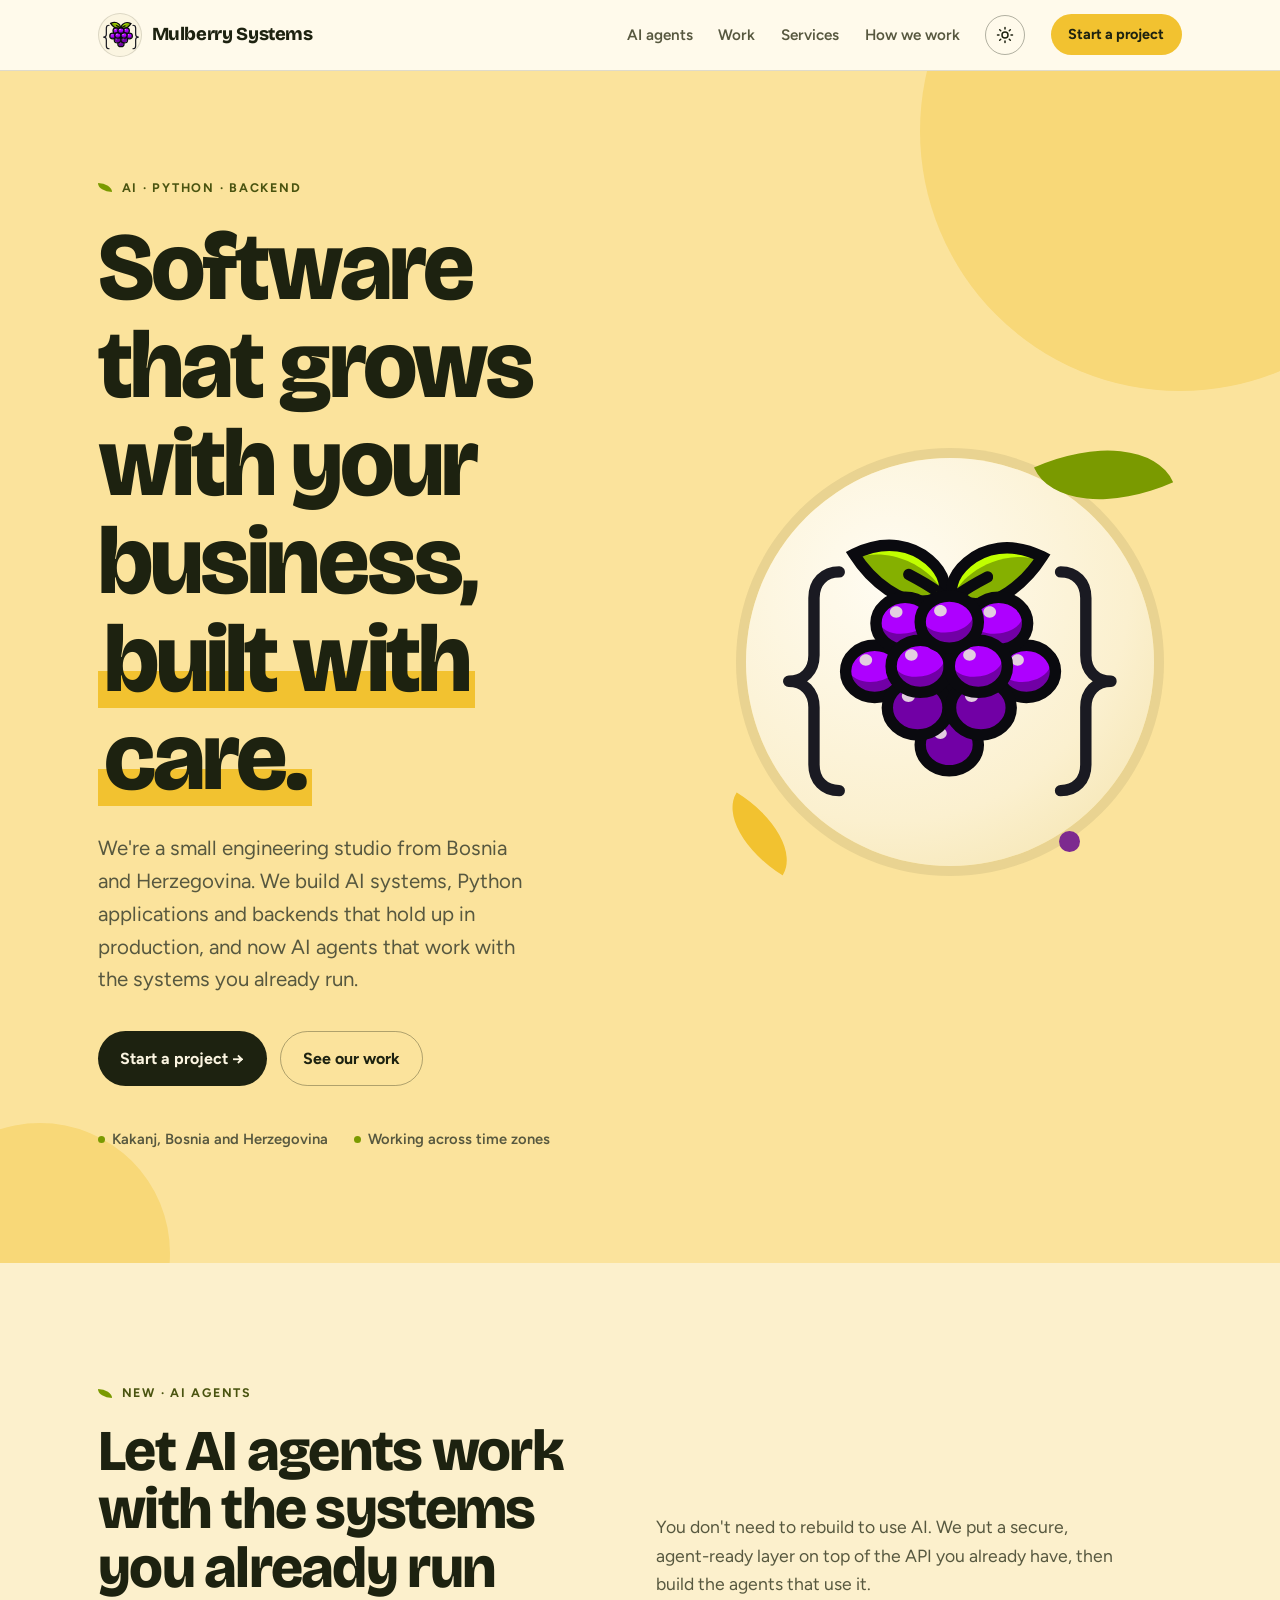
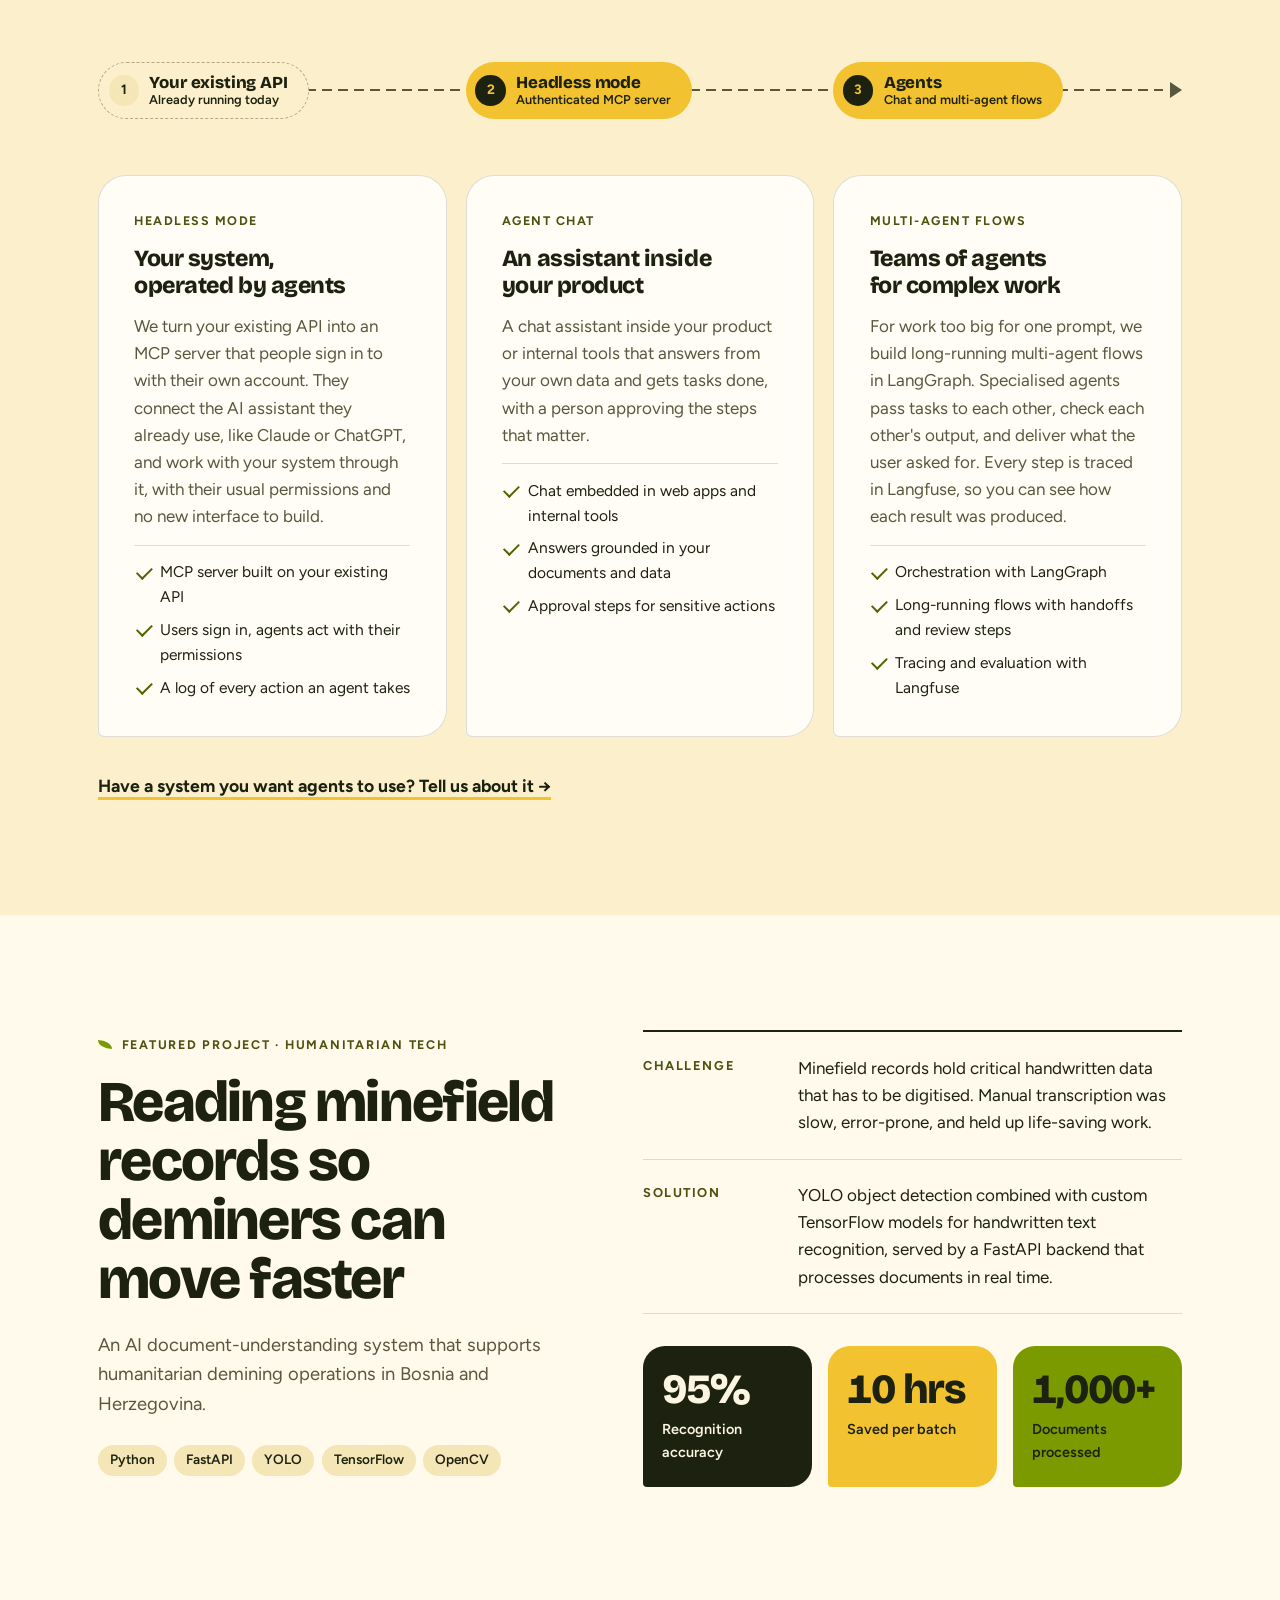
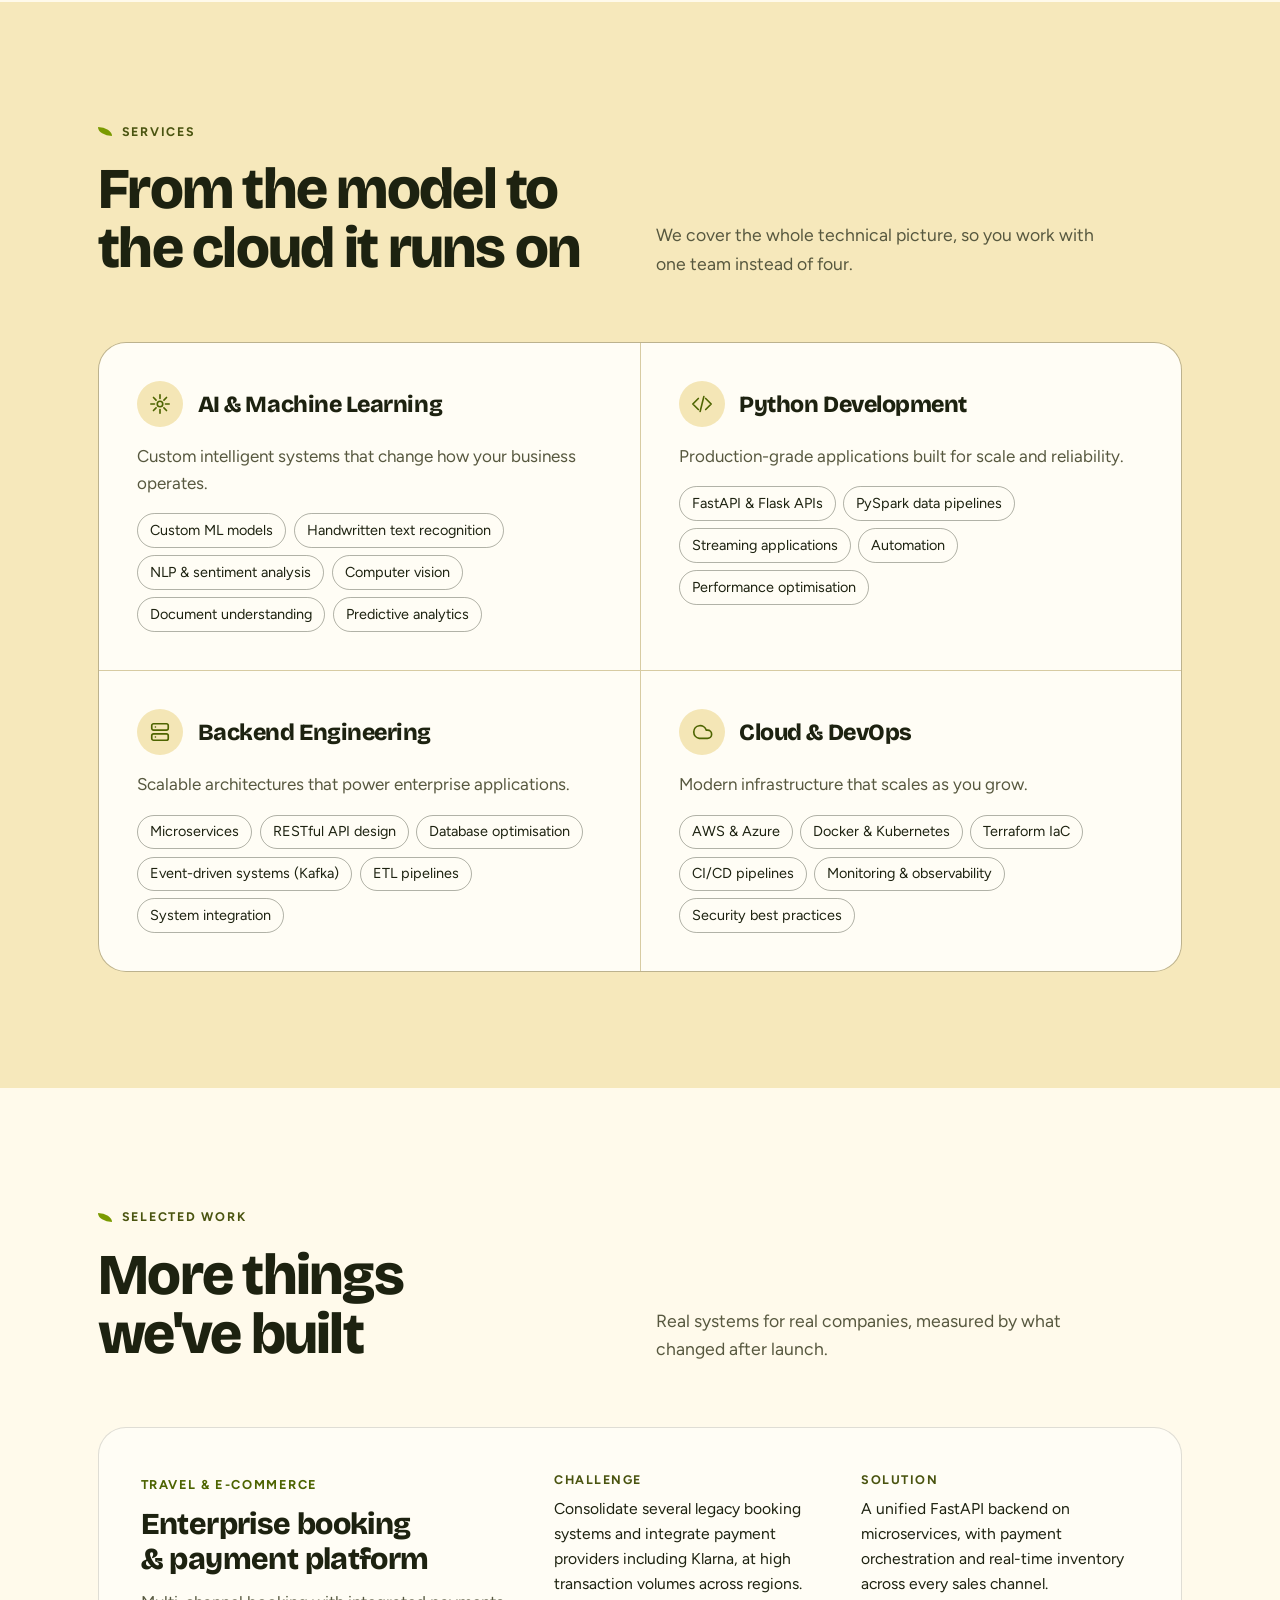
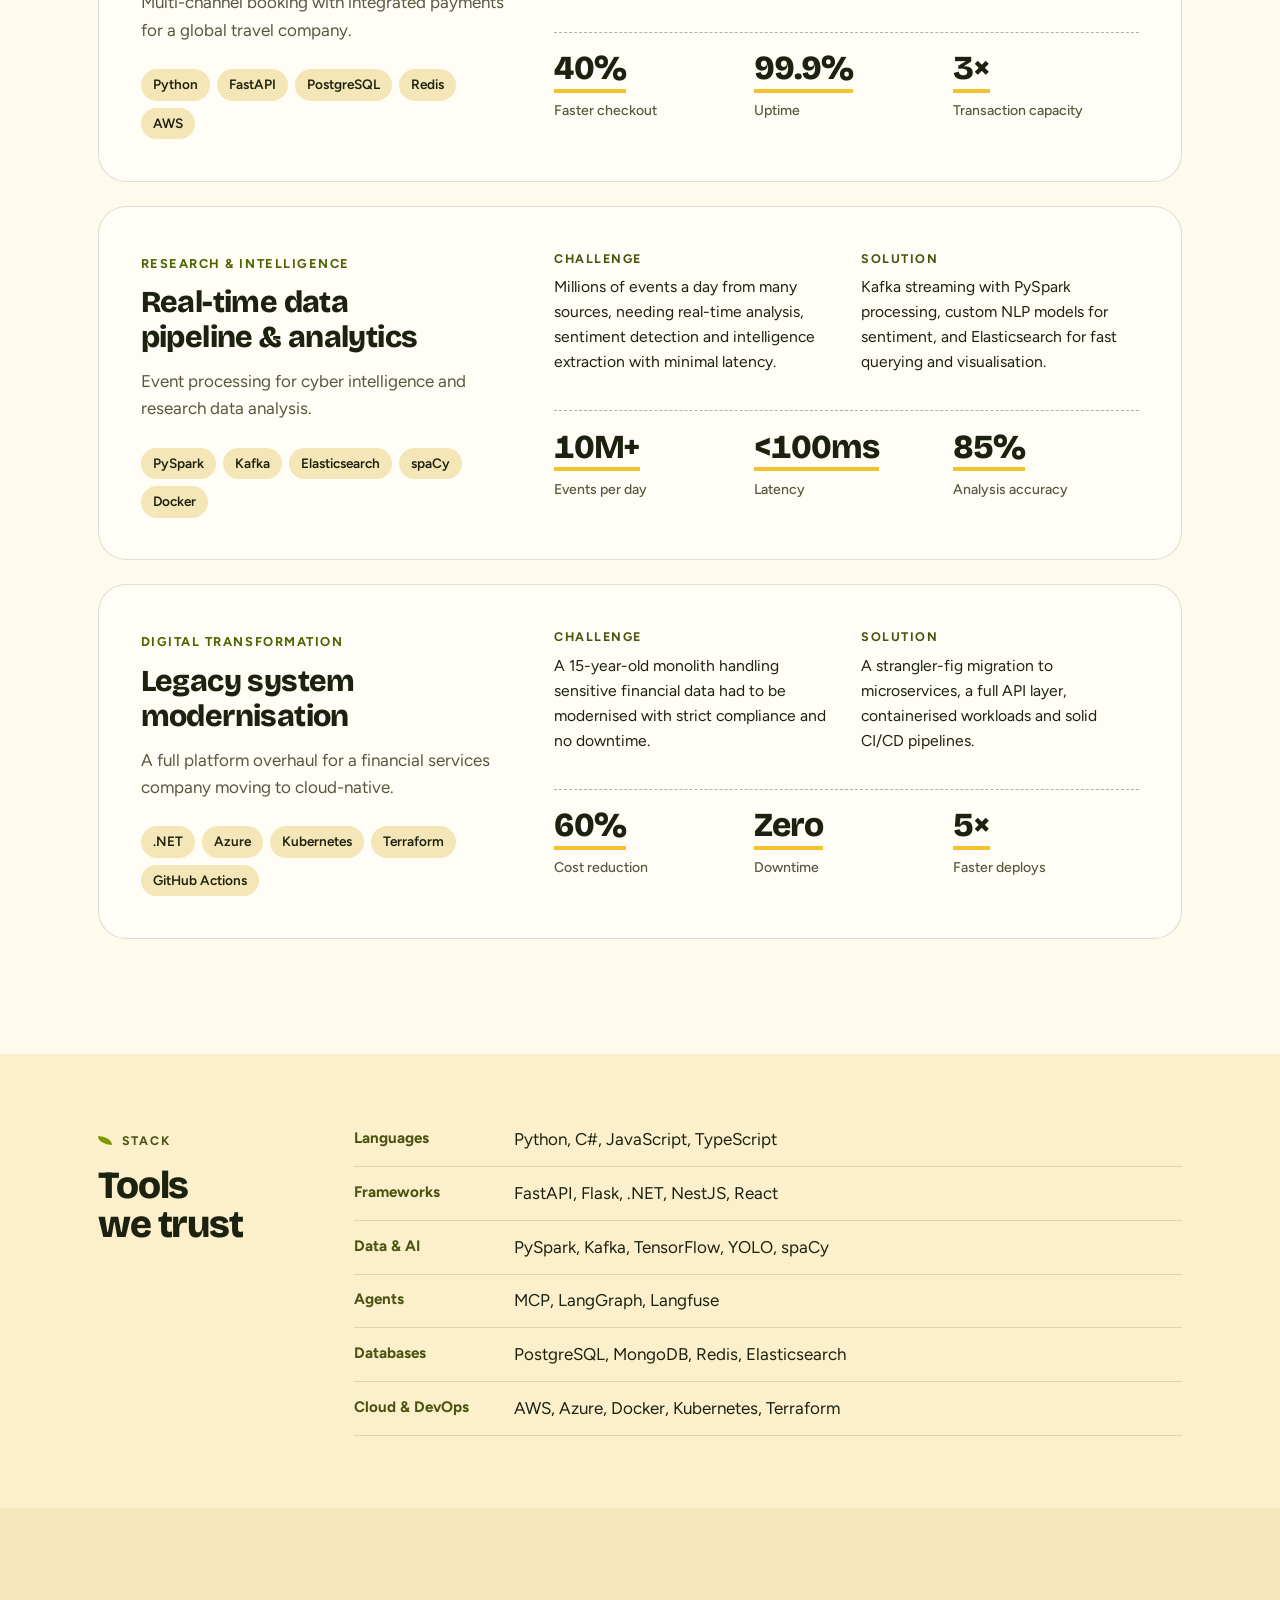
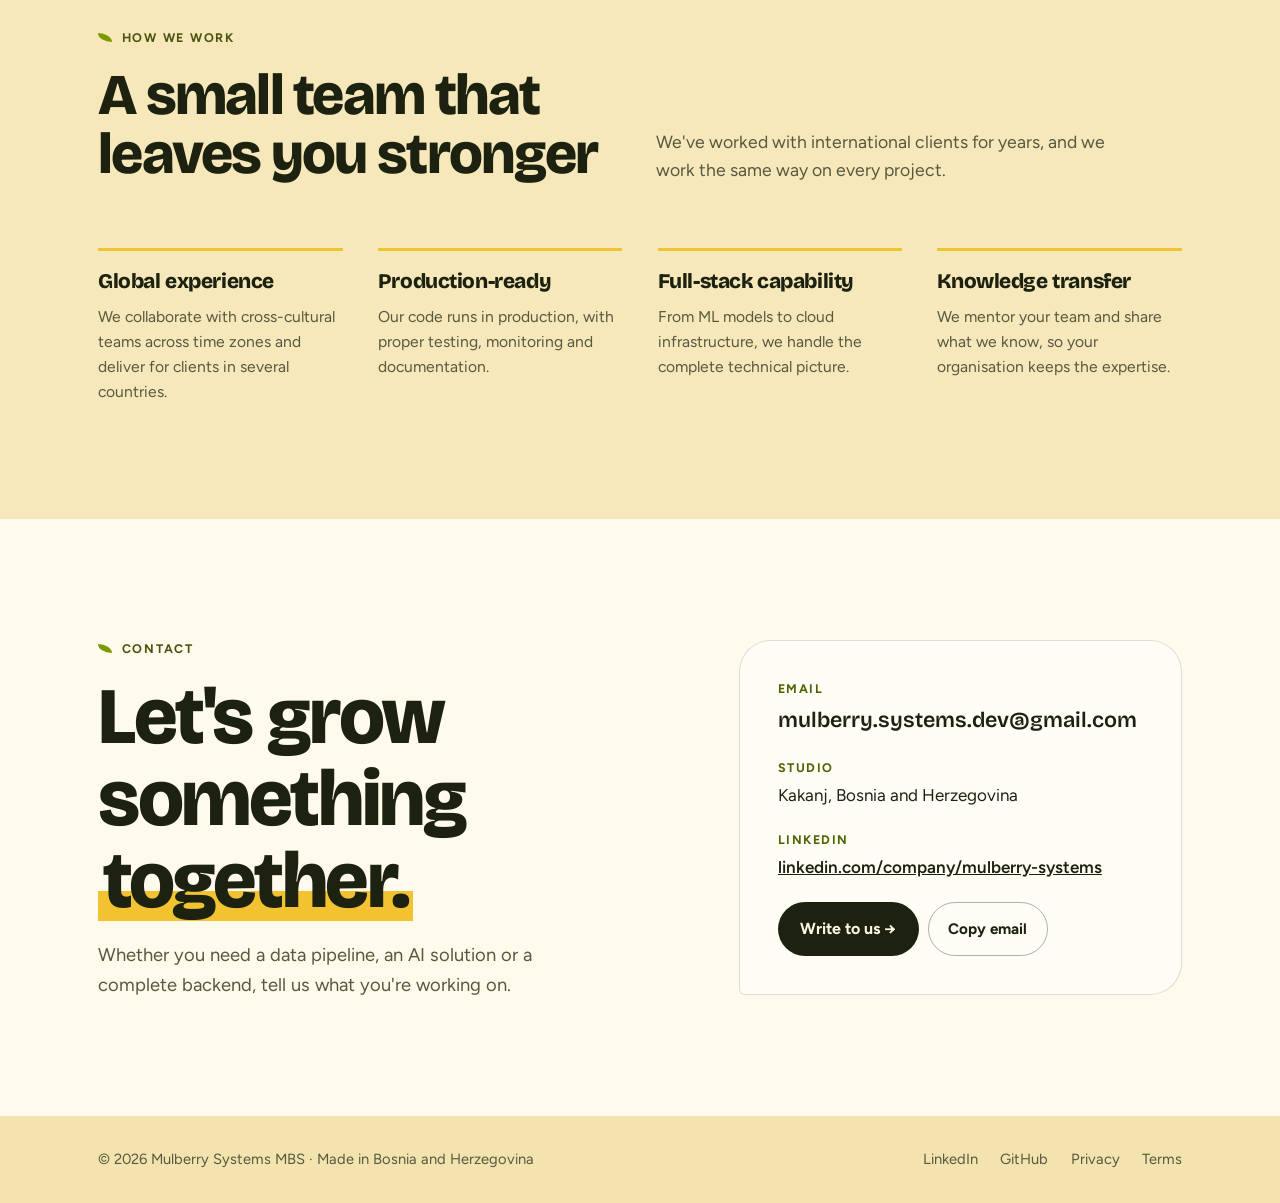
<file: index.html>
<!DOCTYPE html>
<html lang="en">
<head>
  <meta charset="UTF-8">
  <meta name="viewport" content="width=device-width, initial-scale=1.0">
  <title>Mulberry Systems MBS | AI-Native Engineering | Transform Your Business</title>

  <!-- SEO Meta Tags -->
  <meta name="description" content="Mulberry Systems MBS - AI-native engineering and backend development for global companies. Python, FastAPI, AI agents, MCP servers and multi-agent systems. Transform your business with proven expertise.">
  <meta name="keywords" content="AI agents, MCP servers, headless mode, LangGraph, multi-agent systems, AI development, Python development, FastAPI, backend engineering, machine learning, Bosnia Herzegovina, software agency">
  <meta name="author" content="Mulberry Systems MBS">
  <link rel="canonical" href="https://www.mulberry-systems.com/">

  <!-- Open Graph Tags -->
  <meta property="og:type" content="website">
  <meta property="og:url" content="https://www.mulberry-systems.com/">
  <meta property="og:title" content="Mulberry Systems MBS | AI-Native Engineering">
  <meta property="og:description" content="Transform your business with AI-native engineering and backend development. Python, FastAPI, and intelligent systems from Bosnia and Herzegovina.">
  <meta property="og:image" content="https://www.mulberry-systems.com/public/images/og-image.png">
  <meta property="og:image:width" content="1200">
  <meta property="og:image:height" content="630">
  <meta property="og:image:alt" content="Mulberry Systems: AI agents for the systems you already run">

  <!-- Twitter Card Tags -->
  <meta name="twitter:card" content="summary_large_image">
  <meta name="twitter:title" content="Mulberry Systems MBS | AI-Native Engineering">
  <meta name="twitter:description" content="Transform your business with AI-native engineering and backend development.">
  <meta name="twitter:image" content="https://www.mulberry-systems.com/public/images/og-image.png">

  <link rel="icon" type="image/svg+xml" href="./public/icons/favicon.svg">
  <link rel="preconnect" href="https://fonts.googleapis.com">
  <link rel="preconnect" href="https://fonts.gstatic.com" crossorigin>
  <link href="https://fonts.googleapis.com/css2?family=Bricolage+Grotesque:opsz,wght@12..96,400;12..96,600;12..96,800&family=Figtree:wght@400;500;600;700&display=swap" rel="stylesheet">
  <link rel="stylesheet" href="./public/css/styles.css">
  <meta name="theme-color" content="#fbe39c" media="(prefers-color-scheme: light)">
  <meta name="theme-color" content="#161904" media="(prefers-color-scheme: dark)">
<script>
/* Apply a saved or #light/#dark theme before paint */
(function () {
  var h = location.hash.slice(1), t = null;
  if (h === 'light' || h === 'dark') t = h;
  else { try { t = localStorage.getItem('mbs-theme'); } catch (e) {} }
  if (t === 'light' || t === 'dark') document.documentElement.setAttribute('data-theme', t);
})();
</script>

  <!-- Structured Data (Organization Schema) -->
  <script type="application/ld+json">
  {
    "@context": "https://schema.org",
    "@type": "Organization",
    "name": "Mulberry Systems MBS",
    "url": "https://www.mulberry-systems.com/",
    "logo": "https://www.mulberry-systems.com/public/images/logo.png",
    "description": "AI-native engineering and backend development agency specializing in Python, FastAPI, machine learning, AI agents, MCP servers and multi-agent systems.",
    "address": {
      "@type": "PostalAddress",
      "addressLocality": "Kakanj",
      "addressCountry": "BA"
    },
    "contactPoint": {
      "@type": "ContactPoint",
      "telephone": "+387-62-205-130",
      "email": "mulberry.systems.dev@gmail.com",
      "contactType": "Business Inquiries"
    },
    "sameAs": [
      "https://www.linkedin.com/company/mulberry-systems/",
      "https://github.com/mulberrysystems"
    ]
  }
  </script>

  <!-- GoatCounter visit counting -->
  <script data-goatcounter="https://mulberrysystemsdev.goatcounter.com/count"
          async src="//gc.zgo.at/count.js"></script>
</head>
<body>
  <svg width="0" height="0" style="position:absolute" aria-hidden="true">
    <symbol id="mbs-logo" viewBox="0 0 264 213" fill="none" xmlns="http://www.w3.org/2000/svg">
      <path d="M56.2113 20.943C107.708 -4.52195 140.797 46.6905 122.922 55.1507C94.8834 67.7663 66.7654 37.6021 56.2113 20.943Z" fill="#c1ff00"/>
      <path d="M55.7677 24.1096C100.554 9.65158 138.074 53.5974 122.479 58.3174C97.932 65.2051 67.7769 38.3821 55.7677 24.1096Z" fill="#85b000"/>
      <path d="M56.2113 20.943C107.708 -4.52195 140.797 46.6905 122.922 55.1507C94.8834 67.7663 66.7654 37.6021 56.2113 20.943Z" stroke="#0a0a0f" stroke-width="9"/>
      <path d="M99.5 36.9807C122.24 48.9807 125.496 53.314 124.281 53.9807" stroke="#0a0a0f" stroke-width="9" stroke-linecap="round"/>
      <path d="M205.017 22.943C153.52 -2.52195 120.431 48.6905 138.306 57.1507C166.345 69.7663 194.463 39.6021 205.017 22.943Z" fill="#c1ff00"/>
      <path d="M205.461 26.1096C160.675 11.6516 123.155 55.5974 138.75 60.3174C163.296 67.2051 193.452 40.3821 205.461 26.1096Z" fill="#85b000"/>
      <path d="M205.017 22.943C153.52 -2.52195 120.431 48.6905 138.306 57.1507C166.345 69.7663 194.463 39.6021 205.017 22.943Z" stroke="#0a0a0f" stroke-width="9"/>
      <path d="M161.728 38.9807C138.988 50.9807 135.733 55.314 136.947 55.9807" stroke="#0a0a0f" stroke-width="9" stroke-linecap="round"/>
      <rect x="120.5" y="118.981" width="23" height="18" fill="#0a0a0f"/>
      <path d="M72.5 131.57C83.5457 131.57 92.5 123.534 92.5 113.622C92.5 103.709 83.5457 95.673 72.5 95.673C61.4543 95.673 52.5 103.709 52.5 113.622C52.5 123.534 61.4543 131.57 72.5 131.57Z" fill="#7100a5"/>
      <path d="M74.0628 121.576C84.9407 119.855 92.6706 112.919 91.3279 106.086C89.9853 99.2524 80.0786 95.1081 69.2007 96.8294C58.3228 98.5508 50.593 105.486 51.9356 112.319C53.2783 119.153 63.1849 123.297 74.0628 121.576Z" fill="#ae00ff"/>
      <path d="M65.5 109.135C68.2614 109.135 70.5 107.126 70.5 104.647C70.5 102.169 68.2614 100.16 65.5 100.16C62.7386 100.16 60.5 102.169 60.5 104.647C60.5 107.126 62.7386 109.135 65.5 109.135Z" fill="#E3CEE0"/>
      <path d="M72.5 134.263C85.2025 134.263 95.5 125.021 95.5 113.622C95.5 102.222 85.2025 92.9807 72.5 92.9807C59.7975 92.9807 49.5 102.222 49.5 113.622C49.5 125.021 59.7975 134.263 72.5 134.263Z" stroke="#0a0a0f" stroke-width="9"/>
      <path d="M192.5 131.57C203.546 131.57 212.5 123.534 212.5 113.622C212.5 103.709 203.546 95.673 192.5 95.673C181.454 95.673 172.5 103.709 172.5 113.622C172.5 123.534 181.454 131.57 192.5 131.57Z" fill="#7100a5"/>
      <path d="M194.063 121.576C204.941 119.855 212.671 112.919 211.328 106.086C209.985 99.2524 200.079 95.1081 189.201 96.8294C178.323 98.5508 170.593 105.486 171.936 112.319C173.278 119.153 183.185 123.297 194.063 121.576Z" fill="#ae00ff"/>
      <path d="M185.5 109.135C188.261 109.135 190.5 107.126 190.5 104.647C190.5 102.169 188.261 100.16 185.5 100.16C182.739 100.16 180.5 102.169 180.5 104.647C180.5 107.126 182.739 109.135 185.5 109.135Z" fill="#E3CEE0"/>
      <path d="M192.5 134.263C205.203 134.263 215.5 125.021 215.5 113.622C215.5 102.222 205.203 92.9807 192.5 92.9807C179.797 92.9807 169.5 102.222 169.5 113.622C169.5 125.021 179.797 134.263 192.5 134.263Z" stroke="#0a0a0f" stroke-width="9"/>
      <path d="M170.5 93.5704C181.546 93.5704 190.5 85.5345 190.5 75.6217C190.5 65.7089 181.546 57.673 170.5 57.673C159.454 57.673 150.5 65.7089 150.5 75.6217C150.5 85.5345 159.454 93.5704 170.5 93.5704Z" fill="#7100a5"/>
      <path d="M172.063 83.5759C182.941 81.8545 190.671 74.9194 189.328 68.0859C187.985 61.2524 178.079 57.1081 167.201 58.8294C156.323 60.5508 148.593 67.4859 149.936 74.3194C151.278 81.153 161.185 85.2972 172.063 83.5759Z" fill="#ae00ff"/>
      <path d="M163.5 71.1345C166.261 71.1345 168.5 69.1255 168.5 66.6473C168.5 64.1691 166.261 62.1602 163.5 62.1602C160.739 62.1602 158.5 64.1691 158.5 66.6473C158.5 69.1255 160.739 71.1345 163.5 71.1345Z" fill="#E3CEE0"/>
      <path d="M170.5 96.2627C183.203 96.2627 193.5 87.0214 193.5 75.6217C193.5 64.222 183.203 54.9807 170.5 54.9807C157.797 54.9807 147.5 64.222 147.5 75.6217C147.5 87.0214 157.797 96.2627 170.5 96.2627Z" stroke="#0a0a0f" stroke-width="9"/>
      <path d="M96.5 93.5704C107.546 93.5704 116.5 85.5345 116.5 75.6217C116.5 65.7089 107.546 57.673 96.5 57.673C85.4543 57.673 76.5 65.7089 76.5 75.6217C76.5 85.5345 85.4543 93.5704 96.5 93.5704Z" fill="#7100a5"/>
      <path d="M98.0628 83.5759C108.941 81.8545 116.671 74.9194 115.328 68.0859C113.985 61.2524 104.079 57.1081 93.2007 58.8294C82.3228 60.5508 74.593 67.4859 75.9356 74.3194C77.2783 81.153 87.1849 85.2972 98.0628 83.5759Z" fill="#ae00ff"/>
      <path d="M89.5 71.1345C92.2614 71.1345 94.5 69.1255 94.5 66.6473C94.5 64.1691 92.2614 62.1602 89.5 62.1602C86.7386 62.1602 84.5 64.1691 84.5 66.6473C84.5 69.1255 86.7386 71.1345 89.5 71.1345Z" fill="#E3CEE0"/>
      <path d="M96.5 96.2627C109.203 96.2627 119.5 87.0214 119.5 75.6217C119.5 64.222 109.203 54.9807 96.5 54.9807C83.7975 54.9807 73.5 64.222 73.5 75.6217C73.5 87.0214 83.7975 96.2627 96.5 96.2627Z" stroke="#0a0a0f" stroke-width="9"/>
      <path d="M219.5 34.9807C231.5 34.9807 239.5 43.2187 239.5 55.5759V100.885C239.5 113.243 247.5 121.481 259.5 121.481C247.5 121.481 239.5 129.719 239.5 142.076V187.385C239.5 199.743 231.5 207.981 219.5 207.981" stroke="#1a1a22" stroke-width="9" stroke-linecap="round" stroke-linejoin="round"/>
      <path d="M44.5 34.9807C32.5 34.9807 24.5 43.2187 24.5 55.5759V100.885C24.5 113.243 16.5 121.481 4.5 121.481C16.5 121.481 24.5 129.719 24.5 142.076V187.385C24.5 199.743 32.5 207.981 44.5 207.981" stroke="#1a1a22" stroke-width="9" stroke-linecap="round" stroke-linejoin="round"/>
      <path d="M131.5 189.57C142.546 189.57 151.5 181.534 151.5 171.622C151.5 161.709 142.546 153.673 131.5 153.673C120.454 153.673 111.5 161.709 111.5 171.622C111.5 181.534 120.454 189.57 131.5 189.57Z" fill="#7100a5"/>
      <path d="M124.5 167.135C127.261 167.135 129.5 165.126 129.5 162.647C129.5 160.169 127.261 158.16 124.5 158.16C121.739 158.16 119.5 160.169 119.5 162.647C119.5 165.126 121.739 167.135 124.5 167.135Z" fill="#E3CEE0"/>
      <path d="M131.5 192.263C144.203 192.263 154.5 183.021 154.5 171.622C154.5 160.222 144.203 150.981 131.5 150.981C118.797 150.981 108.5 160.222 108.5 171.622C108.5 183.021 118.797 192.263 131.5 192.263Z" stroke="#0a0a0f" stroke-width="9"/>
      <path d="M106.5 161.176C118.026 161.176 127.37 152.806 127.37 142.481C127.37 132.155 118.026 123.785 106.5 123.785C94.9741 123.785 85.6304 132.155 85.6304 142.481C85.6304 152.806 94.9741 161.176 106.5 161.176Z" fill="#7100a5"/>
      <path d="M99.1957 137.807C102.077 137.807 104.413 135.714 104.413 133.133C104.413 130.552 102.077 128.459 99.1957 128.459C96.3142 128.459 93.9783 130.552 93.9783 133.133C93.9783 135.714 96.3142 137.807 99.1957 137.807Z" fill="#E3CEE0"/>
      <path d="M106.5 163.981C119.755 163.981 130.5 154.355 130.5 142.481C130.5 130.607 119.755 120.981 106.5 120.981C93.2452 120.981 82.5 130.607 82.5 142.481C82.5 154.355 93.2452 163.981 106.5 163.981Z" stroke="#0a0a0f" stroke-width="9"/>
      <path d="M156.5 161.176C168.026 161.176 177.37 152.806 177.37 142.481C177.37 132.155 168.026 123.785 156.5 123.785C144.974 123.785 135.63 132.155 135.63 142.481C135.63 152.806 144.974 161.176 156.5 161.176Z" fill="#7100a5"/>
      <path d="M149.196 137.807C152.077 137.807 154.413 135.714 154.413 133.133C154.413 130.552 152.077 128.459 149.196 128.459C146.314 128.459 143.978 130.552 143.978 133.133C143.978 135.714 146.314 137.807 149.196 137.807Z" fill="#E3CEE0"/>
      <path d="M156.5 163.981C169.755 163.981 180.5 154.355 180.5 142.481C180.5 130.607 169.755 120.981 156.5 120.981C143.245 120.981 132.5 130.607 132.5 142.481C132.5 154.355 143.245 163.981 156.5 163.981Z" stroke="#0a0a0f" stroke-width="9"/>
      <path d="M108.5 127.57C119.546 127.57 128.5 119.534 128.5 109.622C128.5 99.7089 119.546 91.673 108.5 91.673C97.4543 91.673 88.5 99.7089 88.5 109.622C88.5 119.534 97.4543 127.57 108.5 127.57Z" fill="#7100a5"/>
      <path d="M110.063 117.576C120.941 115.855 128.671 108.919 127.328 102.086C125.985 95.2524 116.079 91.1081 105.201 92.8294C94.3228 94.5508 86.593 101.486 87.9356 108.319C89.2783 115.153 99.1849 119.297 110.063 117.576Z" fill="#ae00ff"/>
      <path d="M101.5 105.135C104.261 105.135 106.5 103.126 106.5 100.647C106.5 98.1691 104.261 96.1602 101.5 96.1602C98.7386 96.1602 96.5 98.1691 96.5 100.647C96.5 103.126 98.7386 105.135 101.5 105.135Z" fill="#E3CEE0"/>
      <path d="M108.5 130.263C121.203 130.263 131.5 121.021 131.5 109.622C131.5 98.222 121.203 88.9807 108.5 88.9807C95.7975 88.9807 85.5 98.222 85.5 109.622C85.5 121.021 95.7975 130.263 108.5 130.263Z" stroke="#0a0a0f" stroke-width="9"/>
      <path d="M154.5 127.57C165.546 127.57 174.5 119.534 174.5 109.622C174.5 99.7089 165.546 91.673 154.5 91.673C143.454 91.673 134.5 99.7089 134.5 109.622C134.5 119.534 143.454 127.57 154.5 127.57Z" fill="#7100a5"/>
      <path d="M156.063 117.576C166.941 115.855 174.671 108.919 173.328 102.086C171.985 95.2524 162.079 91.1081 151.201 92.8294C140.323 94.5508 132.593 101.486 133.936 108.319C135.278 115.153 145.185 119.297 156.063 117.576Z" fill="#ae00ff"/>
      <path d="M147.5 105.135C150.261 105.135 152.5 103.126 152.5 100.647C152.5 98.1691 150.261 96.1602 147.5 96.1602C144.739 96.1602 142.5 98.1691 142.5 100.647C142.5 103.126 144.739 105.135 147.5 105.135Z" fill="#E3CEE0"/>
      <path d="M154.5 130.263C167.203 130.263 177.5 121.021 177.5 109.622C177.5 98.222 167.203 88.9807 154.5 88.9807C141.797 88.9807 131.5 98.222 131.5 109.622C131.5 121.021 141.797 130.263 154.5 130.263Z" stroke="#0a0a0f" stroke-width="9"/>
      <path d="M131.5 92.5704C142.546 92.5704 151.5 84.5345 151.5 74.6217C151.5 64.7089 142.546 56.673 131.5 56.673C120.454 56.673 111.5 64.7089 111.5 74.6217C111.5 84.5345 120.454 92.5704 131.5 92.5704Z" fill="#7100a5"/>
      <path d="M133.063 82.5759C143.941 80.8545 151.671 73.9194 150.328 67.0859C148.985 60.2524 139.079 56.1081 128.201 57.8294C117.323 59.5508 109.593 66.4859 110.936 73.3194C112.278 80.153 122.185 84.2972 133.063 82.5759Z" fill="#ae00ff"/>
      <path d="M124.5 70.1345C127.261 70.1345 129.5 68.1255 129.5 65.6473C129.5 63.1691 127.261 61.1602 124.5 61.1602C121.739 61.1602 119.5 63.1691 119.5 65.6473C119.5 68.1255 121.739 70.1345 124.5 70.1345Z" fill="#E3CEE0"/>
      <path d="M131.5 95.2627C144.203 95.2627 154.5 86.0214 154.5 74.6217C154.5 63.222 144.203 53.9807 131.5 53.9807C118.797 53.9807 108.5 63.222 108.5 74.6217C108.5 86.0214 118.797 95.2627 131.5 95.2627Z" stroke="#0a0a0f" stroke-width="9"/>
    </symbol>
  </svg>

<nav aria-label="Main">
  <div class="wrap">
    <a href="#top" class="brand"><span class="brand-mark"><svg viewBox="0 0 264 213" aria-hidden="true"><use href="#mbs-logo"></use></svg></span><span class="brand-name">Mulberry Systems</span></a>
    <ul>
      <li><a href="#agents">AI agents</a></li>
      <li><a href="#work">Work</a></li>
      <li><a href="#services">Services</a></li>
      <li><a href="#how">How we work</a></li>
      <li class="keep"><button class="theme-toggle" type="button" id="theme-toggle" aria-label="Switch to dark theme"><svg class="sun-i" viewBox="0 0 24 24" aria-hidden="true"><circle cx="12" cy="12" r="4"/><path d="M12 2v2M12 20v2M4.9 4.9l1.4 1.4M17.7 17.7l1.4 1.4M2 12h2M20 12h2M4.9 19.1l1.4-1.4M17.7 6.3l1.4-1.4"/></svg><svg class="moon" viewBox="0 0 24 24" aria-hidden="true"><path d="M20 14.5A8 8 0 0 1 9.5 4a8 8 0 1 0 10.5 10.5z"/></svg></button></li>
      <li class="keep"><a href="#contact" class="btn btn-sun">Start a project</a></li>
    </ul>
  </div>
</nav>

<header class="hero" id="top">
  <span class="berry-bg b1" aria-hidden="true"></span>
  <span class="berry-bg b2" aria-hidden="true"></span>
  <div class="wrap">
    <div>
      <span class="eyebrow">AI &middot; Python &middot; Backend</span>
      <h1 style="margin-top:1.2rem">Software that grows with your business, <em>built with care.</em></h1>
      <p class="lede">We're a small engineering studio from Bosnia and Herzegovina. We build AI systems, Python applications and backends that hold up in production, and now AI agents that work with the systems you already run.</p>
      <div class="hero-ctas">
        <a href="#contact" class="btn btn-solid">Start a project &rarr;</a>
        <a href="#work" class="btn btn-ghost">See our work</a>
      </div>
      <div class="hero-meta">
        <span>Kakanj, Bosnia and Herzegovina</span>
        <span>Working across time zones</span>
      </div>
    </div>
    <div class="hero-art" aria-hidden="true">
      <span class="disc"></span>
      <span class="leaf l1"></span>
      <span class="leaf l2"></span>
      <span class="leaf l3"></span>
      <svg class="logo" viewBox="0 0 264 213"><use href="#mbs-logo"></use></svg>
    </div>
  </div>
</header>

<section class="agents" id="agents" aria-labelledby="agents-title">
  <div class="wrap">
    <div class="section-head">
      <div>
        <span class="eyebrow">New &middot; AI agents</span>
        <h2 id="agents-title" style="margin-top:1rem">Let AI agents work with the systems you already run</h2>
      </div>
      <p>You don't need to rebuild to use AI. We put a secure, agent-ready layer on top of the API you already have, then build the agents that use it.</p>
    </div>
    <ol class="flow" aria-label="How the pieces connect">
      <li><span class="node"><span class="n">1</span><span class="t">Your existing API<small>Already running today</small></span></span></li>
      <li><span class="node"><span class="n">2</span><span class="t">Headless mode<small>Authenticated MCP server</small></span></span></li>
      <li><span class="node"><span class="n">3</span><span class="t">Agents<small>Chat and multi-agent flows</small></span></span></li>
    </ol>
    <div class="agent-grid">
      <article class="agent-card">
        <span class="kicker">Headless mode</span>
        <h3>Your system, operated by agents</h3>
        <p>We turn your existing API into an MCP server that people sign in to with their own account. They connect the AI assistant they already use, like Claude or ChatGPT, and work with your system through it, with their usual permissions and no new interface to build.</p>
        <ul><li>MCP server built on your existing API</li><li>Users sign in, agents act with their permissions</li><li>A log of every action an agent takes</li></ul>
      </article>
      <article class="agent-card">
        <span class="kicker">Agent chat</span>
        <h3>An assistant inside your product</h3>
        <p>A chat assistant inside your product or internal tools that answers from your own data and gets tasks done, with a person approving the steps that matter.</p>
        <ul><li>Chat embedded in web apps and internal tools</li><li>Answers grounded in your documents and data</li><li>Approval steps for sensitive actions</li></ul>
      </article>
      <article class="agent-card">
        <span class="kicker">Multi-agent flows</span>
        <h3>Teams of agents for complex work</h3>
        <p>For work too big for one prompt, we build long-running multi-agent flows in LangGraph. Specialised agents pass tasks to each other, check each other's output, and deliver what the user asked for. Every step is traced in Langfuse, so you can see how each result was produced.</p>
        <ul><li>Orchestration with LangGraph</li><li>Long-running flows with handoffs and review steps</li><li>Tracing and evaluation with Langfuse</li></ul>
      </article>
    </div>
    <p class="agents-cta"><a href="#contact">Have a system you want agents to use? Tell us about it &rarr;</a></p>
  </div>
</section>
<section class="featured" id="work" aria-labelledby="featured-title">
  <div class="wrap">
    <div>
      <span class="eyebrow">Featured project &middot; Humanitarian tech</span>
      <h2 id="featured-title">Reading minefield records so deminers can move faster</h2>
      <p class="intro">An AI document-understanding system that supports humanitarian demining operations in Bosnia and Herzegovina.</p>
      <ul class="tags" aria-label="Technologies">
        <li>Python</li><li>FastAPI</li><li>YOLO</li><li>TensorFlow</li><li>OpenCV</li>
      </ul>
    </div>
    <div>
      <div class="story">
        <div class="story-row"><h3>Challenge</h3><p>Minefield records hold critical handwritten data that has to be digitised. Manual transcription was slow, error-prone, and held up life-saving work.</p></div>
        <div class="story-row"><h3>Solution</h3><p>YOLO object detection combined with custom TensorFlow models for handwritten text recognition, served by a FastAPI backend that processes documents in real time.</p></div>
      </div>
      <div class="big-stats">
        <div class="big-stat"><b>95%</b><span>Recognition accuracy</span></div>
        <div class="big-stat"><b>10 hrs</b><span>Saved per batch</span></div>
        <div class="big-stat"><b>1,000+</b><span>Documents processed</span></div>
      </div>
    </div>
  </div>
</section>

<section class="services" id="services" aria-labelledby="services-title">
  <div class="wrap">
    <div class="section-head">
      <div>
        <span class="eyebrow">Services</span>
        <h2 id="services-title" style="margin-top:1rem">From the model to the cloud it runs on</h2>
      </div>
      <p>We cover the whole technical picture, so you work with one team instead of four.</p>
    </div>
    <div class="services-grid">
      <article class="service">
        <div class="service-top">
          <span class="service-icon"><svg viewBox="0 0 24 24" aria-hidden="true"><circle cx="12" cy="12" r="3"/><path d="M12 2v4M12 18v4M4.9 4.9l2.8 2.8M16.3 16.3l2.8 2.8M2 12h4M18 12h4M4.9 19.1l2.8-2.8M16.3 7.7l2.8-2.8"/></svg></span>
          <h3>AI &amp; Machine Learning</h3>
        </div>
        <p>Custom intelligent systems that change how your business operates.</p>
        <ul><li>Custom ML models</li><li>Handwritten text recognition</li><li>NLP &amp; sentiment analysis</li><li>Computer vision</li><li>Document understanding</li><li>Predictive analytics</li></ul>
      </article>
      <article class="service">
        <div class="service-top">
          <span class="service-icon"><svg viewBox="0 0 24 24" aria-hidden="true"><path d="M8 6l-6 6 6 6M16 6l6 6-6 6M14 4l-4 16"/></svg></span>
          <h3>Python Development</h3>
        </div>
        <p>Production-grade applications built for scale and reliability.</p>
        <ul><li>FastAPI &amp; Flask APIs</li><li>PySpark data pipelines</li><li>Streaming applications</li><li>Automation</li><li>Performance optimisation</li></ul>
      </article>
      <article class="service">
        <div class="service-top">
          <span class="service-icon"><svg viewBox="0 0 24 24" aria-hidden="true"><rect x="3" y="3" width="18" height="7" rx="2"/><rect x="3" y="14" width="18" height="7" rx="2"/><path d="M7 6.5h.01M7 17.5h.01"/></svg></span>
          <h3>Backend Engineering</h3>
        </div>
        <p>Scalable architectures that power enterprise applications.</p>
        <ul><li>Microservices</li><li>RESTful API design</li><li>Database optimisation</li><li>Event-driven systems (Kafka)</li><li>ETL pipelines</li><li>System integration</li></ul>
      </article>
      <article class="service">
        <div class="service-top">
          <span class="service-icon"><svg viewBox="0 0 24 24" aria-hidden="true"><path d="M18 10h-1.3A7 7 0 1 0 9 19h9a4.5 4.5 0 0 0 0-9z"/></svg></span>
          <h3>Cloud &amp; DevOps</h3>
        </div>
        <p>Modern infrastructure that scales as you grow.</p>
        <ul><li>AWS &amp; Azure</li><li>Docker &amp; Kubernetes</li><li>Terraform IaC</li><li>CI/CD pipelines</li><li>Monitoring &amp; observability</li><li>Security best practices</li></ul>
      </article>
    </div>
  </div>
</section>

<section class="work" aria-labelledby="work-title">
  <div class="wrap">
    <div class="section-head">
      <div>
        <span class="eyebrow">Selected work</span>
        <h2 id="work-title" style="margin-top:1rem">More things we've built</h2>
      </div>
      <p>Real systems for real companies, measured by what changed after launch.</p>
    </div>
    <div class="projects">
      <article class="project">
        <div>
          <span class="project-label">Travel &amp; E-commerce</span>
          <h3>Enterprise booking &amp; payment platform</h3>
          <p class="summary">Multi-channel booking with integrated payments for a global travel company.</p>
          <ul class="tags" aria-label="Technologies"><li>Python</li><li>FastAPI</li><li>PostgreSQL</li><li>Redis</li><li>AWS</li></ul>
        </div>
        <div class="project-body">
          <div><h4>Challenge</h4><p>Consolidate several legacy booking systems and integrate payment providers including Klarna, at high transaction volumes across regions.</p></div>
          <div><h4>Solution</h4><p>A unified FastAPI backend on microservices, with payment orchestration and real-time inventory across every sales channel.</p></div>
          <div class="results">
            <div><b>40%</b><span>Faster checkout</span></div>
            <div><b>99.9%</b><span>Uptime</span></div>
            <div><b>3&times;</b><span>Transaction capacity</span></div>
          </div>
        </div>
      </article>
      <article class="project">
        <div>
          <span class="project-label">Research &amp; Intelligence</span>
          <h3>Real-time data pipeline &amp; analytics</h3>
          <p class="summary">Event processing for cyber intelligence and research data analysis.</p>
          <ul class="tags" aria-label="Technologies"><li>PySpark</li><li>Kafka</li><li>Elasticsearch</li><li>spaCy</li><li>Docker</li></ul>
        </div>
        <div class="project-body">
          <div><h4>Challenge</h4><p>Millions of events a day from many sources, needing real-time analysis, sentiment detection and intelligence extraction with minimal latency.</p></div>
          <div><h4>Solution</h4><p>Kafka streaming with PySpark processing, custom NLP models for sentiment, and Elasticsearch for fast querying and visualisation.</p></div>
          <div class="results">
            <div><b>10M+</b><span>Events per day</span></div>
            <div><b>&lt;100ms</b><span>Latency</span></div>
            <div><b>85%</b><span>Analysis accuracy</span></div>
          </div>
        </div>
      </article>
      <article class="project">
        <div>
          <span class="project-label">Digital Transformation</span>
          <h3>Legacy system modernisation</h3>
          <p class="summary">A full platform overhaul for a financial services company moving to cloud-native.</p>
          <ul class="tags" aria-label="Technologies"><li>.NET</li><li>Azure</li><li>Kubernetes</li><li>Terraform</li><li>GitHub Actions</li></ul>
        </div>
        <div class="project-body">
          <div><h4>Challenge</h4><p>A 15-year-old monolith handling sensitive financial data had to be modernised with strict compliance and no downtime.</p></div>
          <div><h4>Solution</h4><p>A strangler-fig migration to microservices, a full API layer, containerised workloads and solid CI/CD pipelines.</p></div>
          <div class="results">
            <div><b>60%</b><span>Cost reduction</span></div>
            <div><b>Zero</b><span>Downtime</span></div>
            <div><b>5&times;</b><span>Faster deploys</span></div>
          </div>
        </div>
      </article>
    </div>
  </div>
</section>

<section class="stack" aria-labelledby="stack-title">
  <div class="wrap">
    <div>
      <span class="eyebrow">Stack</span>
      <h2 id="stack-title" style="margin-top:0.8rem">Tools we trust</h2>
    </div>
    <dl>
      <div class="stack-row"><dt>Languages</dt><dd>Python, C#, JavaScript, TypeScript</dd></div>
      <div class="stack-row"><dt>Frameworks</dt><dd>FastAPI, Flask, .NET, NestJS, React</dd></div>
      <div class="stack-row"><dt>Data &amp; AI</dt><dd>PySpark, Kafka, TensorFlow, YOLO, spaCy</dd></div>
      <div class="stack-row"><dt>Agents</dt><dd>MCP, LangGraph, Langfuse</dd></div>
      <div class="stack-row"><dt>Databases</dt><dd>PostgreSQL, MongoDB, Redis, Elasticsearch</dd></div>
      <div class="stack-row"><dt>Cloud &amp; DevOps</dt><dd>AWS, Azure, Docker, Kubernetes, Terraform</dd></div>
    </dl>
  </div>
</section>

<section class="how" id="how" aria-labelledby="how-title">
  <div class="wrap">
    <div class="section-head">
      <div>
        <span class="eyebrow">How we work</span>
        <h2 id="how-title" style="margin-top:1rem">A small team that leaves you stronger</h2>
      </div>
      <p>We've worked with international clients for years, and we work the same way on every project.</p>
    </div>
    <div class="how-grid">
      <div class="how-item"><h3>Global experience</h3><p>We collaborate with cross-cultural teams across time zones and deliver for clients in several countries.</p></div>
      <div class="how-item"><h3>Production-ready</h3><p>Our code runs in production, with proper testing, monitoring and documentation.</p></div>
      <div class="how-item"><h3>Full-stack capability</h3><p>From ML models to cloud infrastructure, we handle the complete technical picture.</p></div>
      <div class="how-item"><h3>Knowledge transfer</h3><p>We mentor your team and share what we know, so your organisation keeps the expertise.</p></div>
    </div>
  </div>
</section>

<section class="contact" id="contact" aria-labelledby="contact-title">
  <div class="wrap">
    <div>
      <span class="eyebrow">Contact</span>
      <h2 id="contact-title" style="margin-top:1rem">Let's grow something <em>together.</em></h2>
      <p class="intro">Whether you need a data pipeline, an AI solution or a complete backend, tell us what you're working on.</p>
    </div>
    <div class="contact-card">
      <div>
        <small>Email</small>
        <span class="email" id="email">mulberry.systems.dev@gmail.com</span>
      </div>
      <div>
        <small>Studio</small>
        <span>Kakanj, Bosnia and Herzegovina</span>
      </div>
      <div>
        <small>LinkedIn</small>
        <a class="social" href="https://www.linkedin.com/company/mulberry-systems/" target="_blank" rel="noopener">linkedin.com/company/mulberry-systems</a>
      </div>
      <div class="row">
        <a class="btn btn-solid" href="mailto:mulberry.systems.dev@gmail.com">Write to us &rarr;</a>
        <button class="copy-btn" type="button" id="copy">Copy email</button>
      </div>
    </div>
  </div>
</section>

<footer>
  <div class="wrap">
    <span>&copy; 2026 Mulberry Systems MBS &middot; Made in Bosnia and Herzegovina</span>
    <ul>
      <li><a href="https://www.linkedin.com/company/mulberry-systems/" target="_blank" rel="noopener">LinkedIn</a></li>
      <li><a href="https://github.com/mulberrysystems">GitHub</a></li>
      <li><a href="#privacy">Privacy</a></li>
      <li><a href="#terms">Terms</a></li>
    </ul>
  </div>
</footer>

  <script src="./public/js/main.js"></script>
</body>
</html>
</file>
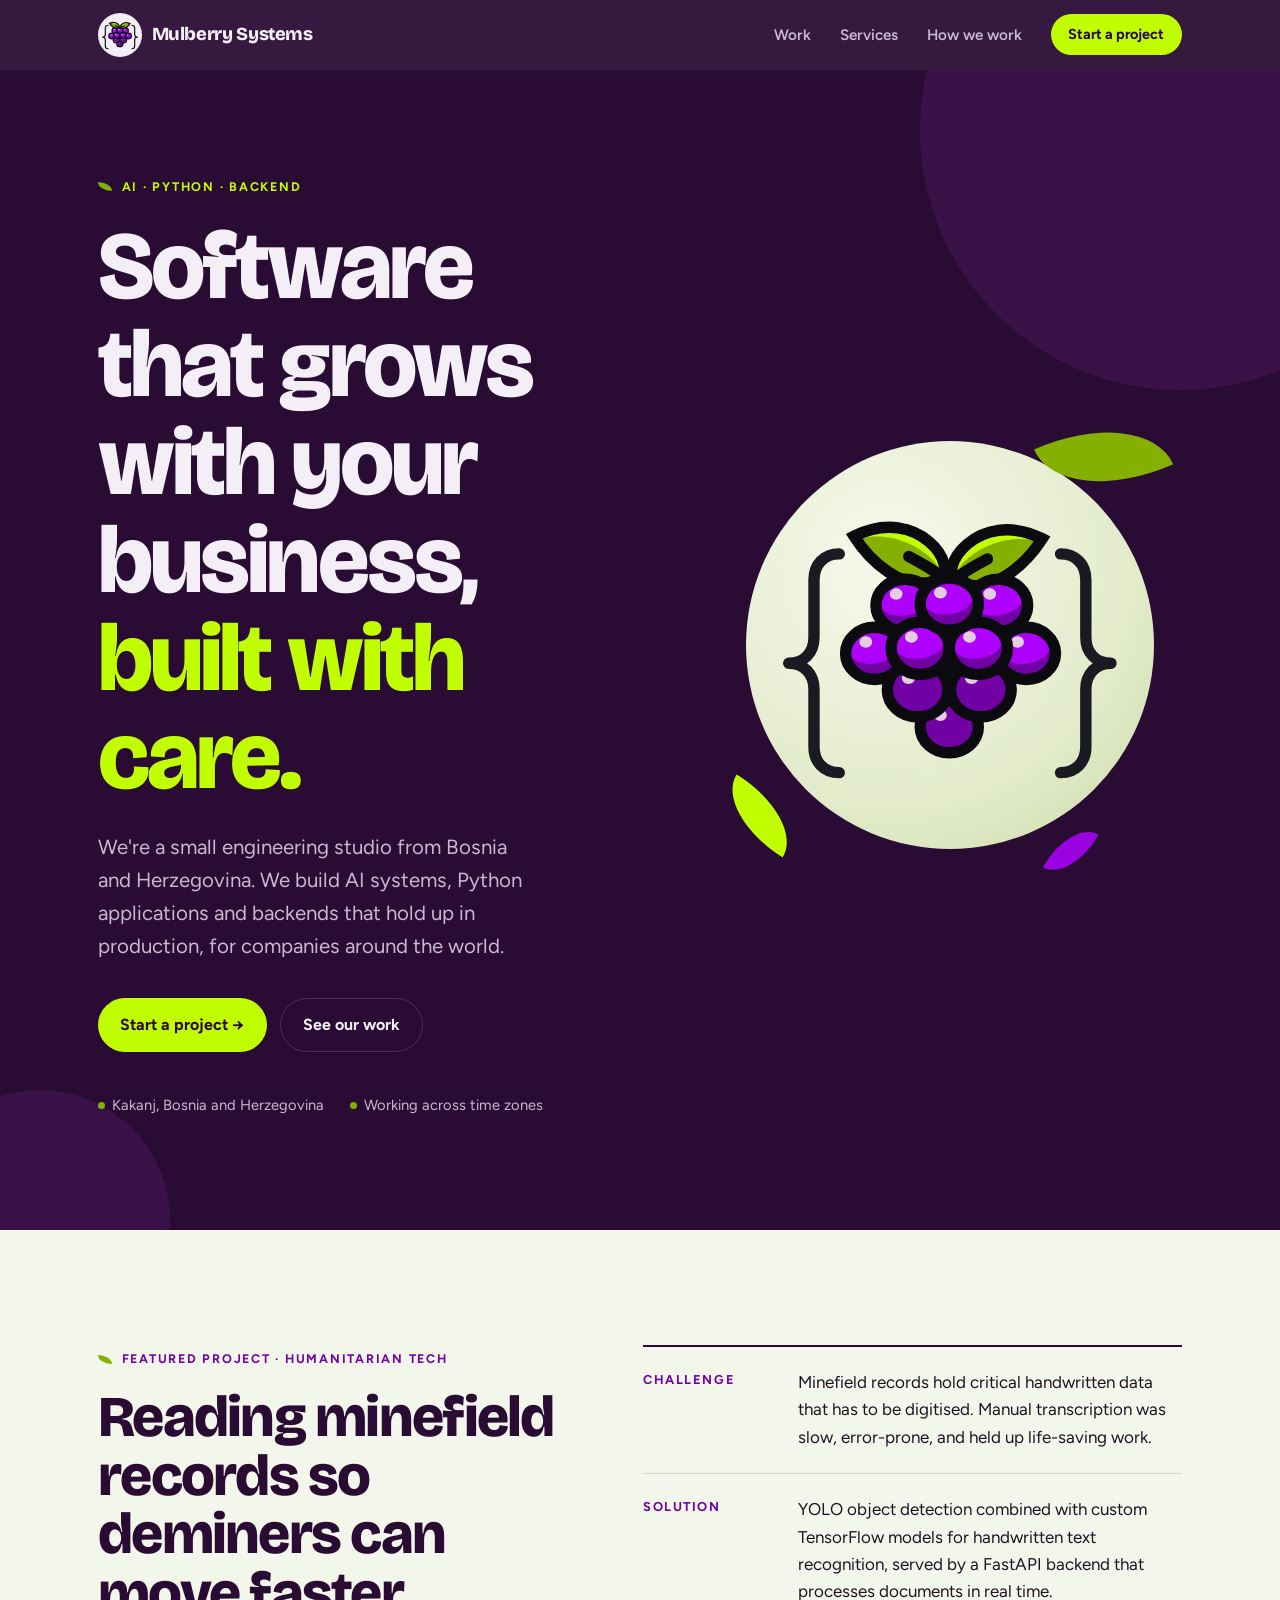
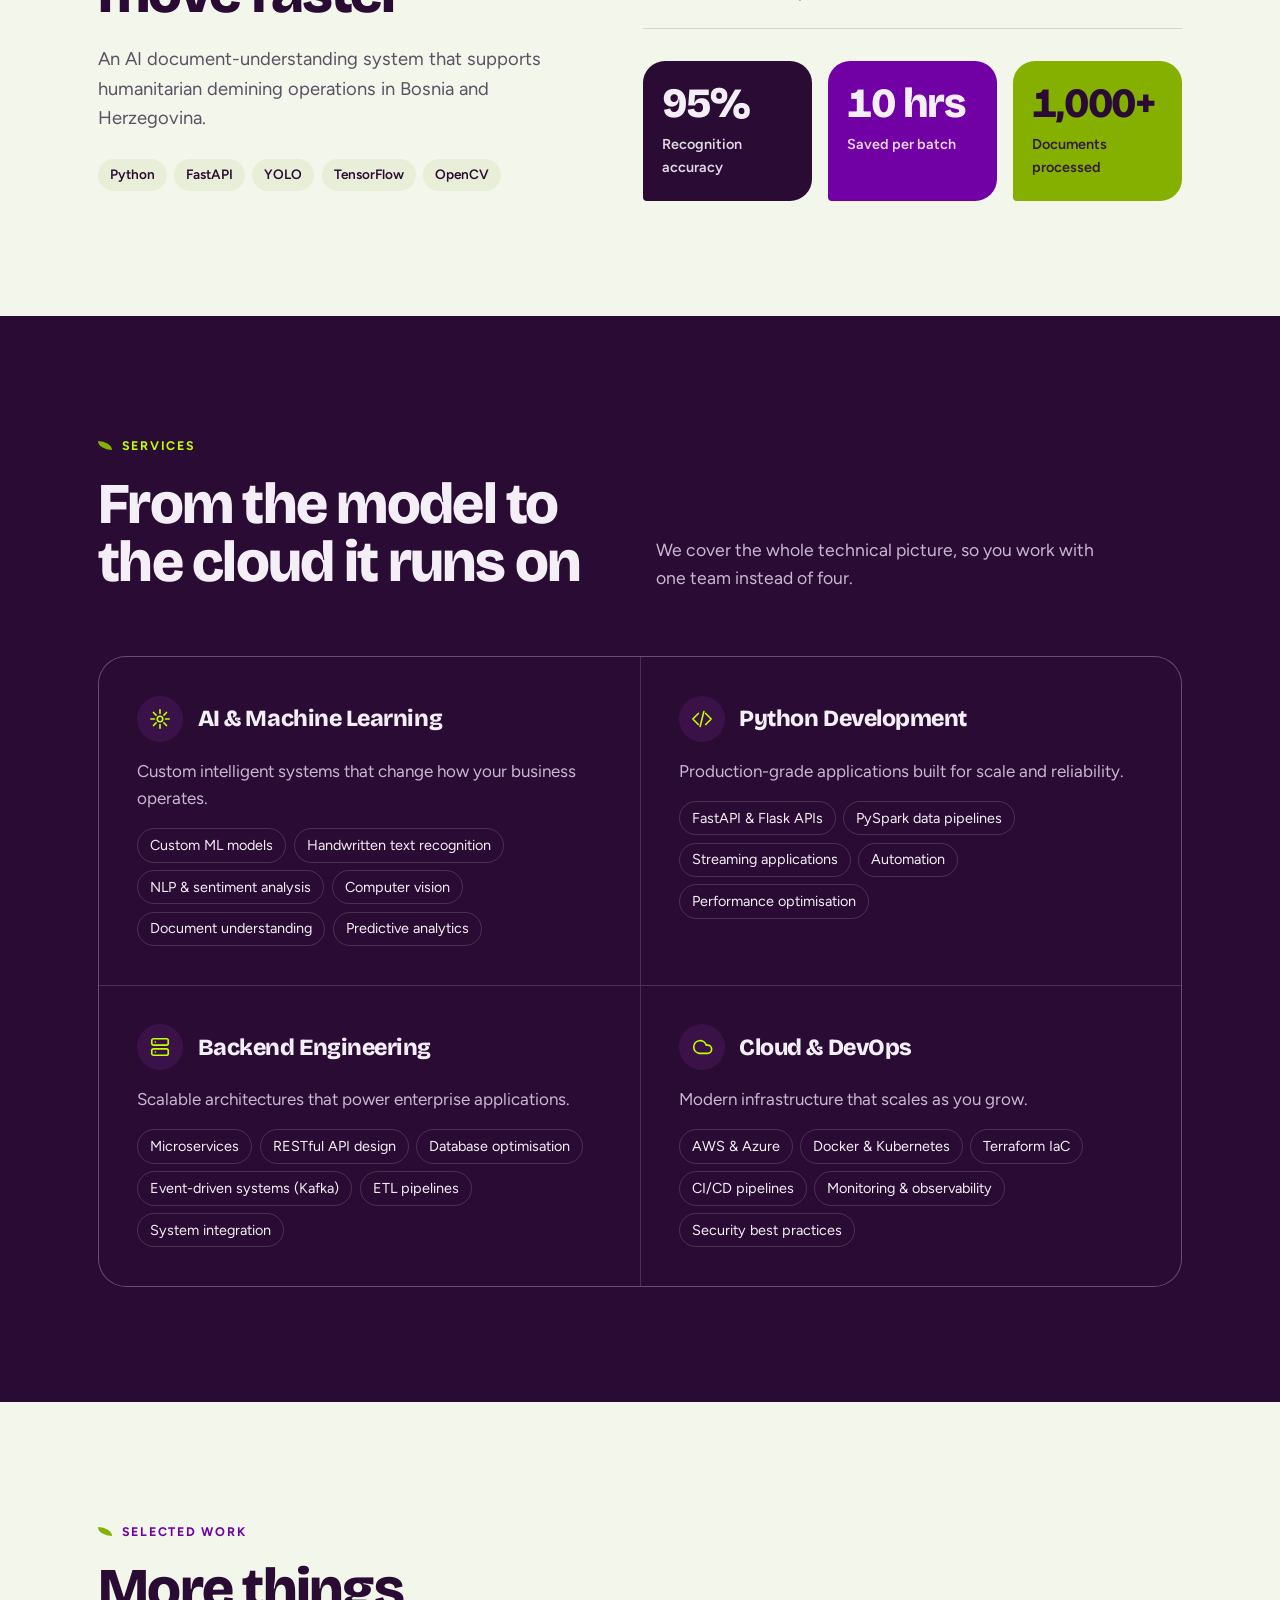
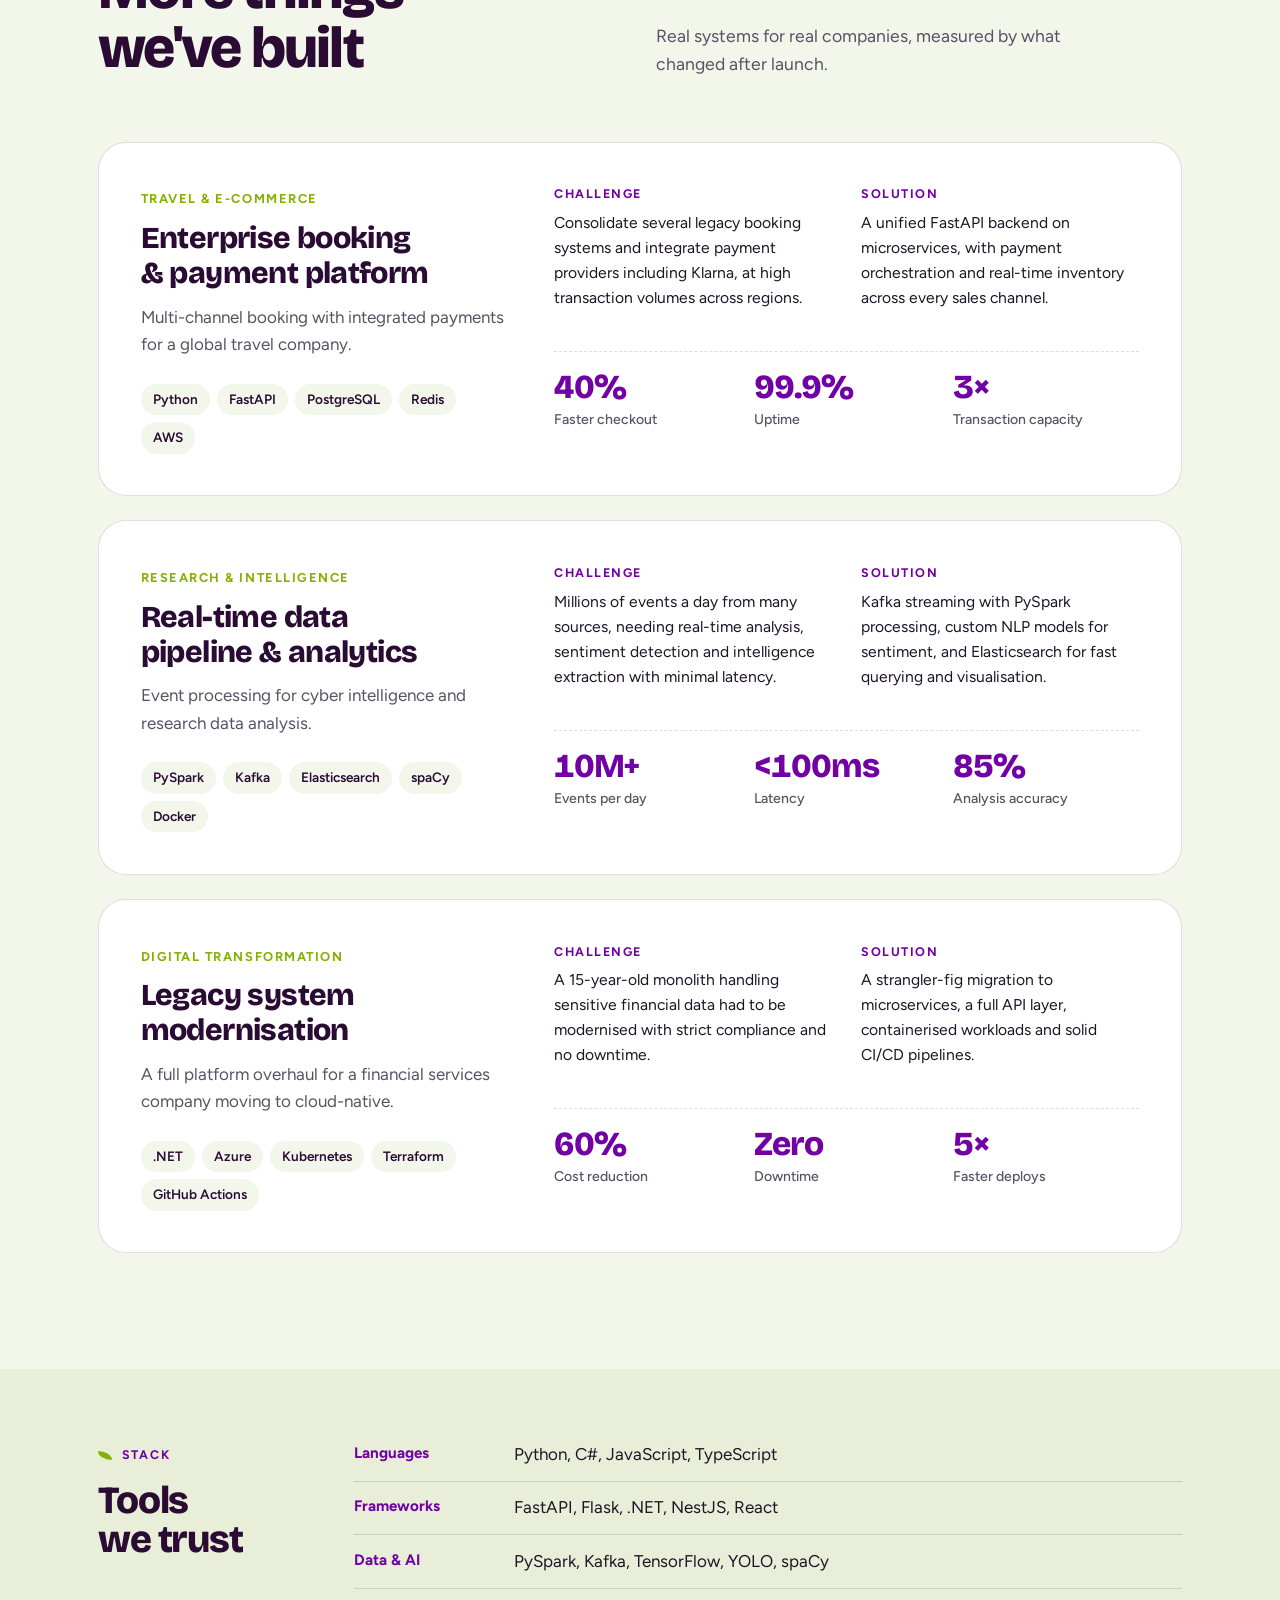
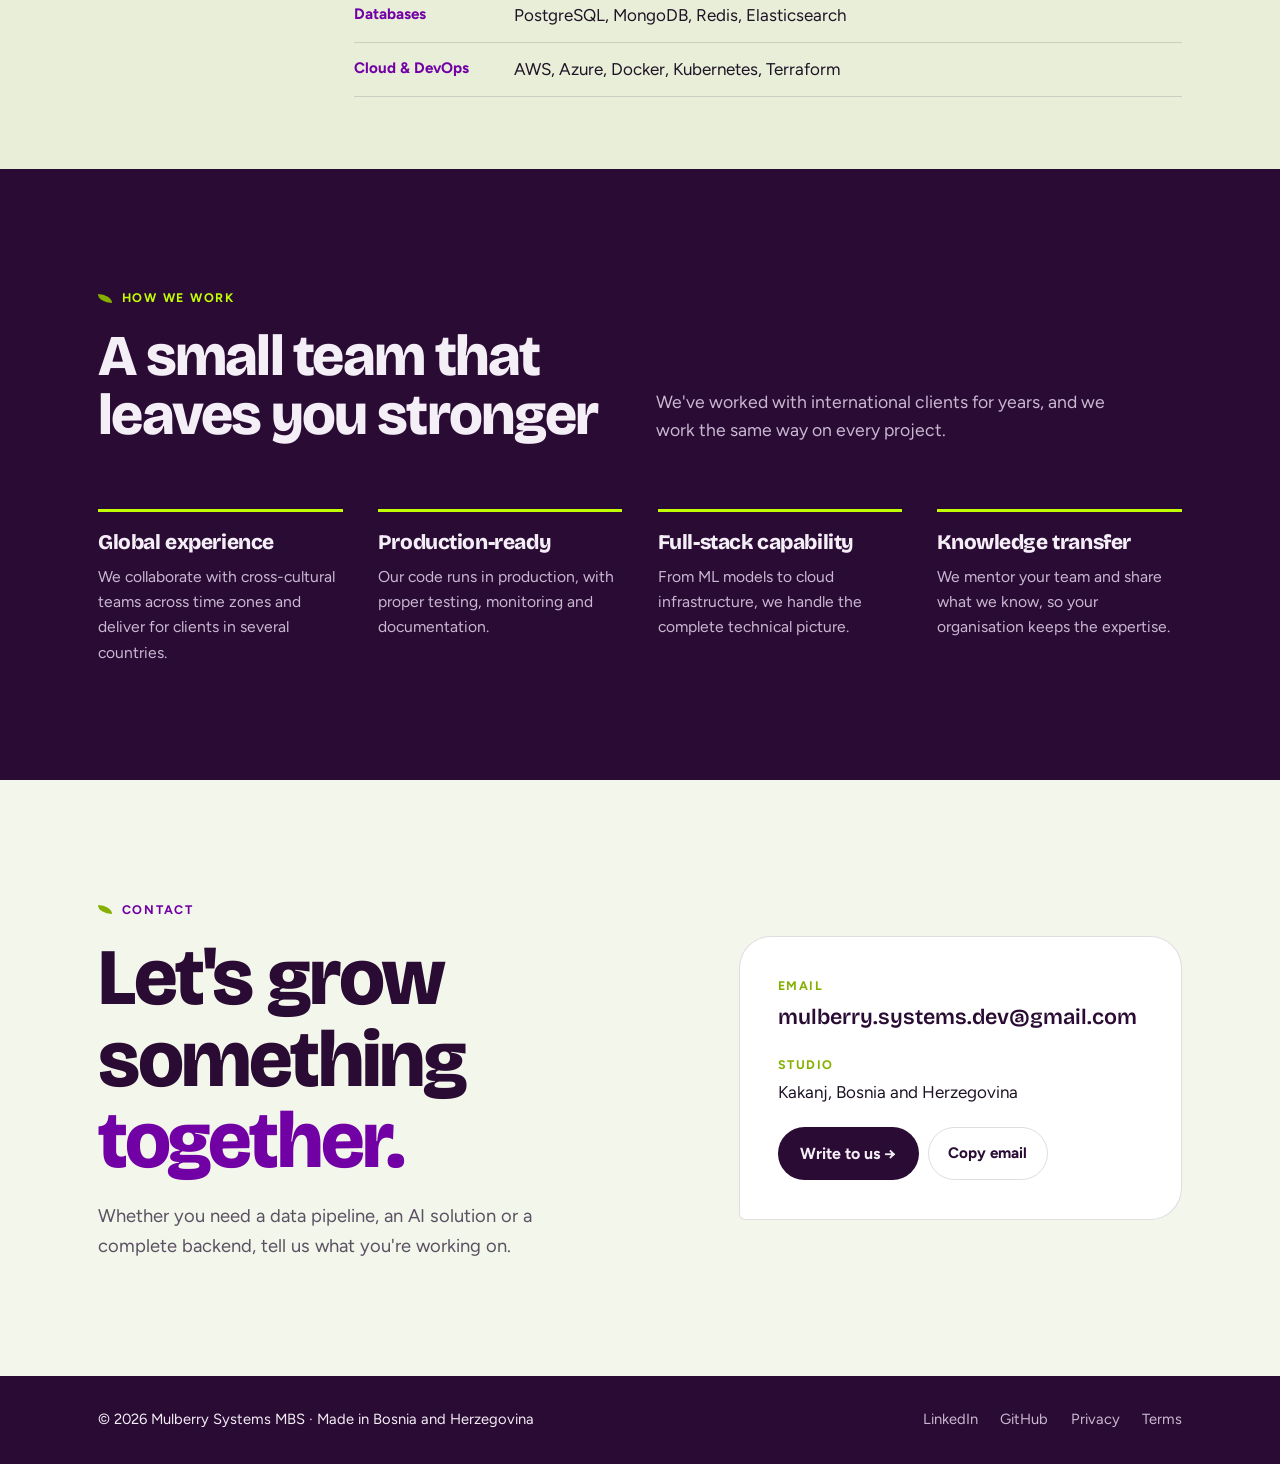
<file: design-options/option-1-orchard.html>
<!doctype html>
<html lang="en">
<head>
<meta charset="utf-8">
<meta name="viewport" content="width=device-width, initial-scale=1">
<title>Mulberry Systems — Orchard</title>
<link rel="preconnect" href="https://fonts.googleapis.com">
<link rel="preconnect" href="https://fonts.gstatic.com" crossorigin>
<link href="https://fonts.googleapis.com/css2?family=Bricolage+Grotesque:opsz,wght@12..96,400;12..96,600;12..96,800&family=Figtree:wght@400;500;600;700&display=swap" rel="stylesheet">
<style>
/* Layout: alternating deep-mulberry and leaf-tinted bands; left-aligned editorial columns, one big organic hero */
:root {
  --mulberry: #2a0b33;
  --mulberry-2: #3b1247;
  --plum: #7100a5;
  --violet: #ae00ff;
  --leaf: #85b000;
  --lime: #c1ff00;
  --ground: #f3f6ea;
  --ground-2: #e8eed8;
  --ink: #1f1426;
  --ink-soft: #5a5163;
  --on-dark: #f4eef7;
  --on-dark-soft: #c9b8d2;
  --line-light: rgba(42, 11, 51, 0.14);
  --line-dark: rgba(244, 238, 247, 0.16);
  --display: 'Bricolage Grotesque', 'Avenir Next', 'Segoe UI', sans-serif;
  --body: 'Figtree', 'Helvetica Neue', Arial, sans-serif;
  --wrap: 1180px;
  --gutter: clamp(16px, 4vw, 48px);
}
* { box-sizing: border-box; margin: 0; padding: 0; }
html { scroll-behavior: smooth; }
body {
  font-family: var(--body);
  font-size: 1.0625rem;
  line-height: 1.6;
  background: var(--ground);
  color: var(--ink);
  -webkit-font-smoothing: antialiased;
}
a { color: inherit; }
:focus-visible { outline: 3px solid var(--violet); outline-offset: 3px; border-radius: 4px; }
.dark :focus-visible { outline-color: var(--lime); }
.wrap { max-width: var(--wrap); margin: 0 auto; padding-inline: var(--gutter); }
h1, h2, h3 { font-family: var(--display); font-weight: 800; letter-spacing: -0.03em; line-height: 1.02; text-wrap: balance; }
h2 { font-size: clamp(2.2rem, 5vw, 3.6rem); }
h3 { font-size: 1.45rem; letter-spacing: -0.02em; line-height: 1.15; }
.eyebrow {
  font-family: var(--body); font-weight: 700; font-size: 0.78rem;
  letter-spacing: 0.14em; text-transform: uppercase; color: var(--plum);
  display: inline-flex; align-items: center; gap: 0.6rem;
}
.eyebrow::before { content: ""; width: 14px; height: 9px; background: var(--leaf); border-radius: 0 100% 0 100%; }
.dark .eyebrow { color: var(--lime); }
.dark { background: var(--mulberry); color: var(--on-dark); }
.dark p { color: var(--on-dark-soft); }
section { padding-block: clamp(4rem, 9vw, 7.5rem); }

/* Nav */
nav {
  position: sticky; top: env(safe-area-inset-top, 0px); z-index: 10;
  background: rgba(42, 11, 51, 0.94); backdrop-filter: blur(10px);
  color: var(--on-dark);
}
nav .wrap { display: flex; align-items: center; justify-content: space-between; gap: 1rem; padding-block: 0.8rem; }
.brand { display: flex; align-items: center; gap: 0.6rem; text-decoration: none; font-family: var(--display); font-weight: 800; font-size: 1.15rem; letter-spacing: -0.02em; }
.brand svg { width: 42px; height: 34px; }
.brand-mark { background: var(--on-dark); border-radius: 50%; padding: 4px; width: 44px; height: 44px; display: grid; place-items: center; }
.brand-mark svg { width: 36px; height: 30px; }
nav ul { list-style: none; display: flex; gap: 1.8rem; align-items: center; }
nav ul a { text-decoration: none; font-weight: 600; font-size: 0.95rem; color: var(--on-dark-soft); }
nav ul a:hover { color: var(--on-dark); }
.btn {
  display: inline-flex; align-items: center; gap: 0.5rem;
  font-family: var(--body); font-weight: 700; font-size: 1rem; text-decoration: none;
  padding: 0.85rem 1.4rem; border-radius: 999px; transition: transform .2s ease, background .2s ease;
}
.btn:hover { transform: translateY(-2px); }
.btn-lime { background: var(--lime); color: var(--mulberry); }
.btn-lime:hover { background: #d4ff4d; }
.btn-ghost { border: 1.5px solid var(--line-dark); color: var(--on-dark); }
.btn-ghost:hover { border-color: var(--lime); }
.btn-plum { background: var(--mulberry); color: var(--on-dark); }
.btn-plum:hover { background: var(--plum); }
nav .btn { padding: 0.55rem 1.1rem; font-size: 0.9rem; }
@media (max-width: 760px) { nav ul li:not(:last-child) { display: none; } }

/* Hero */
.hero { position: relative; overflow: hidden; padding-block: clamp(3.5rem, 8vw, 6.5rem) clamp(4rem, 9vw, 7rem); }
.hero .wrap { display: grid; grid-template-columns: 1.2fr 1fr; gap: clamp(2rem, 5vw, 4rem); align-items: center; position: relative; z-index: 1; }
.hero h1 { font-size: clamp(2.9rem, 7.5vw, 6.2rem); color: var(--on-dark); }
.hero h1 em { font-style: normal; color: var(--lime); }
.hero .lede { font-size: clamp(1.1rem, 1.6vw, 1.3rem); max-width: 34ch; margin-top: 1.6rem; color: var(--on-dark-soft); }
.hero-ctas { display: flex; flex-wrap: wrap; gap: 0.8rem; margin-top: 2.2rem; }
.hero-meta { margin-top: 2.6rem; display: flex; flex-wrap: wrap; gap: 0.5rem 1.6rem; font-size: 0.92rem; color: var(--on-dark-soft); }
.hero-meta span { display: inline-flex; align-items: center; gap: 0.45rem; }
.hero-meta span::before { content: ""; width: 7px; height: 7px; border-radius: 50%; background: var(--leaf); }
.hero-art { position: relative; aspect-ratio: 1; max-width: 100%; }
.hero-art .disc { position: absolute; inset: 6%; border-radius: 50%; background: radial-gradient(circle at 35% 30%, #f6f9ec 0%, #e3ebcb 62%, #cddaa6 100%); }
.hero-art svg.logo { position: absolute; inset: 18% 14%; width: 72%; height: 64%; animation: sway 7s ease-in-out infinite; transform-origin: 50% 25%; }
.leaf { position: absolute; border-radius: 0 100% 0 100%; }
.leaf.l1 { width: 26%; height: 15%; background: var(--leaf); top: 2%; right: 4%; transform: rotate(-24deg); }
.leaf.l2 { width: 18%; height: 10%; background: var(--lime); bottom: 8%; left: 0; transform: rotate(32deg); }
.leaf.l3 { width: 12%; height: 7%; background: var(--violet); bottom: 2%; right: 18%; transform: rotate(-60deg); opacity: .85; }
.berry-bg { position: absolute; border-radius: 50%; background: var(--mulberry-2); }
.berry-bg.b1 { width: 520px; height: 520px; right: -160px; top: -200px; }
.berry-bg.b2 { width: 260px; height: 260px; left: -90px; bottom: -120px; }
@keyframes sway { 0%,100% { transform: rotate(-2deg); } 50% { transform: rotate(2deg); } }
@media (max-width: 860px) {
  .hero .wrap { grid-template-columns: 1fr; }
  .hero-art { max-width: 340px; width: 100%; margin-inline: auto; order: -1; }
}

/* Featured case */
.featured .wrap { display: grid; grid-template-columns: 1fr 1.15fr; gap: clamp(2rem, 6vw, 5rem); align-items: start; }
.featured h2 { margin-top: 1rem; color: var(--mulberry); }
.featured .intro { margin-top: 1.4rem; font-size: 1.15rem; color: var(--ink-soft); max-width: 46ch; }
.tags { display: flex; flex-wrap: wrap; gap: 0.45rem; margin-top: 1.6rem; list-style: none; }
.tags li { font-size: 0.85rem; font-weight: 600; padding: 0.3rem 0.75rem; border-radius: 999px; background: var(--ground-2); color: var(--mulberry); }
.dark .tags li { background: var(--mulberry-2); color: var(--on-dark); }
.story { display: grid; gap: 0; border-top: 2px solid var(--mulberry); }
.story-row { display: grid; grid-template-columns: 8.5rem 1fr; gap: 1.2rem; padding-block: 1.4rem; border-bottom: 1px solid var(--line-light); }
.story-row h3 { font-family: var(--body); font-size: 0.8rem; font-weight: 700; letter-spacing: 0.12em; text-transform: uppercase; color: var(--plum); padding-top: 0.25rem; }
.story-row p { color: var(--ink); min-width: 0; }
.big-stats { display: grid; grid-template-columns: repeat(3, 1fr); gap: 1rem; margin-top: 2rem; }
.big-stat { background: var(--mulberry); color: var(--on-dark); padding: 1.4rem 1.2rem; border-radius: 22px 22px 22px 4px; }
.big-stat:nth-child(2) { background: var(--plum); }
.big-stat:nth-child(3) { background: var(--leaf); color: var(--mulberry); }
.big-stat b { display: block; font-family: var(--display); font-size: clamp(1.9rem, 3.4vw, 2.6rem); font-weight: 800; letter-spacing: -0.03em; line-height: 1; font-variant-numeric: tabular-nums; }
.big-stat span { display: block; margin-top: 0.5rem; font-size: 0.9rem; font-weight: 600; opacity: .9; }
@media (max-width: 860px) { .featured .wrap { grid-template-columns: 1fr; } }
@media (max-width: 520px) {
  .story-row { grid-template-columns: 1fr; gap: 0.3rem; }
  .big-stats { grid-template-columns: 1fr; }
}

/* Services */
.section-head { display: grid; grid-template-columns: 1fr 1fr; gap: 2rem; align-items: end; margin-bottom: clamp(2.5rem, 5vw, 4rem); }
.section-head p { max-width: 42ch; font-size: 1.1rem; }
@media (max-width: 760px) { .section-head { grid-template-columns: 1fr; } }
.services-grid { display: grid; grid-template-columns: repeat(2, 1fr); gap: 1px; background: var(--line-dark); border: 1px solid var(--line-dark); border-radius: 28px; overflow: hidden; }
.service { background: var(--mulberry); padding: clamp(1.6rem, 3vw, 2.4rem); display: grid; gap: 1rem; align-content: start; }
.service-top { display: flex; align-items: center; gap: 0.9rem; }
.service-icon { width: 46px; height: 46px; border-radius: 50%; background: var(--mulberry-2); display: grid; place-items: center; flex: none; }
.service-icon svg { width: 22px; height: 22px; stroke: var(--lime); fill: none; stroke-width: 1.8; stroke-linecap: round; stroke-linejoin: round; }
.service h3 { color: var(--on-dark); }
.service ul { list-style: none; display: flex; flex-wrap: wrap; gap: 0.45rem; }
.service li { font-size: 0.9rem; padding: 0.3rem 0.75rem; border-radius: 999px; border: 1px solid var(--line-dark); color: var(--on-dark); }
@media (max-width: 760px) { .services-grid { grid-template-columns: 1fr; } }

/* Selected work */
.work h2 { color: var(--mulberry); }
.work .section-head p { color: var(--ink-soft); }
.projects { display: grid; gap: 1.5rem; }
.project { background: #fff; border-radius: 28px; padding: clamp(1.5rem, 3.5vw, 2.6rem); display: grid; grid-template-columns: 1fr 1.6fr; gap: clamp(1.5rem, 4vw, 3rem); border: 1px solid var(--line-light); }
.project-label { font-size: 0.8rem; font-weight: 700; letter-spacing: 0.12em; text-transform: uppercase; color: var(--leaf); }
.project h3 { margin-top: 0.6rem; font-size: clamp(1.45rem, 2.4vw, 1.9rem); color: var(--mulberry); }
.project .summary { margin-top: 0.8rem; color: var(--ink-soft); }
.project .tags li { background: var(--ground); }
.project-body { display: grid; grid-template-columns: 1fr 1fr; gap: 1.2rem 1.8rem; min-width: 0; }
.project-body h4 { font-size: 0.78rem; font-weight: 700; letter-spacing: 0.12em; text-transform: uppercase; color: var(--plum); margin-bottom: 0.35rem; }
.project-body p { font-size: 0.98rem; color: var(--ink); }
.results { grid-column: 1 / -1; display: grid; grid-template-columns: repeat(3, 1fr); gap: 0.8rem; padding-top: 1.2rem; border-top: 1px dashed var(--line-light); }
.results div b { display: block; font-family: var(--display); font-weight: 800; font-size: clamp(1.6rem, 2.8vw, 2.1rem); letter-spacing: -0.03em; color: var(--plum); line-height: 1; font-variant-numeric: tabular-nums; }
.results div span { font-size: 0.88rem; color: var(--ink-soft); font-weight: 500; }
@media (max-width: 900px) { .project { grid-template-columns: 1fr; } }
@media (max-width: 560px) { .project-body { grid-template-columns: 1fr; } .results { grid-template-columns: 1fr 1fr; } }

/* Stack */
.stack { background: var(--ground-2); padding-block: clamp(3rem, 6vw, 4.5rem); }
.stack .wrap { display: grid; grid-template-columns: 14rem 1fr; gap: 2rem; align-items: start; }
.stack h2 { font-size: clamp(1.8rem, 3.5vw, 2.4rem); color: var(--mulberry); }
.stack dl { display: grid; gap: 0; }
.stack-row { display: grid; grid-template-columns: 9rem 1fr; gap: 1rem; padding-block: 0.8rem; border-bottom: 1px solid var(--line-light); }
.stack-row:first-child { padding-top: 0; }
.stack dt { font-weight: 700; color: var(--plum); font-size: 0.95rem; }
.stack dd { color: var(--ink); min-width: 0; }
@media (max-width: 760px) { .stack .wrap { grid-template-columns: 1fr; } }
@media (max-width: 460px) { .stack-row { grid-template-columns: 1fr; gap: 0.2rem; } }

/* How we work */
.how-grid { display: grid; grid-template-columns: repeat(4, 1fr); gap: clamp(1.2rem, 3vw, 2.2rem); }
.how-item { border-top: 3px solid var(--lime); padding-top: 1.2rem; }
.how-item h3 { color: var(--on-dark); font-size: 1.3rem; }
.how-item p { margin-top: 0.6rem; font-size: 0.98rem; }
@media (max-width: 960px) { .how-grid { grid-template-columns: repeat(2, 1fr); } }
@media (max-width: 520px) { .how-grid { grid-template-columns: 1fr; } }

/* Contact */
.contact .wrap { display: grid; grid-template-columns: 1.3fr 1fr; gap: clamp(2rem, 5vw, 4rem); align-items: center; }
.contact h2 { font-size: clamp(2.6rem, 6.5vw, 5rem); color: var(--mulberry); }
.contact h2 em { font-style: normal; color: var(--plum); }
.contact .intro { margin-top: 1.2rem; font-size: 1.15rem; color: var(--ink-soft); max-width: 40ch; }
.contact-card { background: #fff; border-radius: 32px 32px 32px 6px; padding: clamp(1.6rem, 3vw, 2.4rem); border: 1px solid var(--line-light); display: grid; gap: 1.3rem; min-width: 0; }
.contact-card small { display: block; font-size: 0.78rem; font-weight: 700; letter-spacing: 0.12em; text-transform: uppercase; color: var(--leaf); margin-bottom: 0.25rem; }
.email { font-family: var(--display); font-weight: 600; font-size: clamp(1.05rem, 2.2vw, 1.35rem); color: var(--mulberry); overflow-wrap: anywhere; user-select: all; }
.contact-card .row { display: flex; flex-wrap: wrap; gap: 0.6rem; }
.copy-btn { font: inherit; font-weight: 700; font-size: 0.95rem; padding: 0.85rem 1.2rem; border-radius: 999px; border: 1.5px solid var(--line-light); background: transparent; color: var(--mulberry); cursor: pointer; }
.copy-btn:hover { border-color: var(--plum); }
@media (max-width: 860px) { .contact .wrap { grid-template-columns: 1fr; } }

/* Footer */
footer { padding-block: 2rem; }
footer .wrap { display: flex; flex-wrap: wrap; gap: 1rem 2rem; justify-content: space-between; align-items: center; font-size: 0.92rem; }
footer ul { list-style: none; display: flex; gap: 1.4rem; flex-wrap: wrap; }
footer a { text-decoration: none; color: var(--on-dark-soft); }
footer a:hover { color: var(--lime); }

@media (prefers-reduced-motion: reduce) {
  html { scroll-behavior: auto; }
  *, *::before, *::after { animation: none !important; transition: none !important; }
}
</style>
</head>
<body>
  <svg width="0" height="0" style="position:absolute" aria-hidden="true">
    <symbol id="mbs-logo" viewBox="0 0 264 213" fill="none" xmlns="http://www.w3.org/2000/svg">
      <path d="M56.2113 20.943C107.708 -4.52195 140.797 46.6905 122.922 55.1507C94.8834 67.7663 66.7654 37.6021 56.2113 20.943Z" fill="#c1ff00"/>
      <path d="M55.7677 24.1096C100.554 9.65158 138.074 53.5974 122.479 58.3174C97.932 65.2051 67.7769 38.3821 55.7677 24.1096Z" fill="#85b000"/>
      <path d="M56.2113 20.943C107.708 -4.52195 140.797 46.6905 122.922 55.1507C94.8834 67.7663 66.7654 37.6021 56.2113 20.943Z" stroke="#0a0a0f" stroke-width="9"/>
      <path d="M99.5 36.9807C122.24 48.9807 125.496 53.314 124.281 53.9807" stroke="#0a0a0f" stroke-width="9" stroke-linecap="round"/>
      <path d="M205.017 22.943C153.52 -2.52195 120.431 48.6905 138.306 57.1507C166.345 69.7663 194.463 39.6021 205.017 22.943Z" fill="#c1ff00"/>
      <path d="M205.461 26.1096C160.675 11.6516 123.155 55.5974 138.75 60.3174C163.296 67.2051 193.452 40.3821 205.461 26.1096Z" fill="#85b000"/>
      <path d="M205.017 22.943C153.52 -2.52195 120.431 48.6905 138.306 57.1507C166.345 69.7663 194.463 39.6021 205.017 22.943Z" stroke="#0a0a0f" stroke-width="9"/>
      <path d="M161.728 38.9807C138.988 50.9807 135.733 55.314 136.947 55.9807" stroke="#0a0a0f" stroke-width="9" stroke-linecap="round"/>
      <rect x="120.5" y="118.981" width="23" height="18" fill="#0a0a0f"/>
      <path d="M72.5 131.57C83.5457 131.57 92.5 123.534 92.5 113.622C92.5 103.709 83.5457 95.673 72.5 95.673C61.4543 95.673 52.5 103.709 52.5 113.622C52.5 123.534 61.4543 131.57 72.5 131.57Z" fill="#7100a5"/>
      <path d="M74.0628 121.576C84.9407 119.855 92.6706 112.919 91.3279 106.086C89.9853 99.2524 80.0786 95.1081 69.2007 96.8294C58.3228 98.5508 50.593 105.486 51.9356 112.319C53.2783 119.153 63.1849 123.297 74.0628 121.576Z" fill="#ae00ff"/>
      <path d="M65.5 109.135C68.2614 109.135 70.5 107.126 70.5 104.647C70.5 102.169 68.2614 100.16 65.5 100.16C62.7386 100.16 60.5 102.169 60.5 104.647C60.5 107.126 62.7386 109.135 65.5 109.135Z" fill="#E3CEE0"/>
      <path d="M72.5 134.263C85.2025 134.263 95.5 125.021 95.5 113.622C95.5 102.222 85.2025 92.9807 72.5 92.9807C59.7975 92.9807 49.5 102.222 49.5 113.622C49.5 125.021 59.7975 134.263 72.5 134.263Z" stroke="#0a0a0f" stroke-width="9"/>
      <path d="M192.5 131.57C203.546 131.57 212.5 123.534 212.5 113.622C212.5 103.709 203.546 95.673 192.5 95.673C181.454 95.673 172.5 103.709 172.5 113.622C172.5 123.534 181.454 131.57 192.5 131.57Z" fill="#7100a5"/>
      <path d="M194.063 121.576C204.941 119.855 212.671 112.919 211.328 106.086C209.985 99.2524 200.079 95.1081 189.201 96.8294C178.323 98.5508 170.593 105.486 171.936 112.319C173.278 119.153 183.185 123.297 194.063 121.576Z" fill="#ae00ff"/>
      <path d="M185.5 109.135C188.261 109.135 190.5 107.126 190.5 104.647C190.5 102.169 188.261 100.16 185.5 100.16C182.739 100.16 180.5 102.169 180.5 104.647C180.5 107.126 182.739 109.135 185.5 109.135Z" fill="#E3CEE0"/>
      <path d="M192.5 134.263C205.203 134.263 215.5 125.021 215.5 113.622C215.5 102.222 205.203 92.9807 192.5 92.9807C179.797 92.9807 169.5 102.222 169.5 113.622C169.5 125.021 179.797 134.263 192.5 134.263Z" stroke="#0a0a0f" stroke-width="9"/>
      <path d="M170.5 93.5704C181.546 93.5704 190.5 85.5345 190.5 75.6217C190.5 65.7089 181.546 57.673 170.5 57.673C159.454 57.673 150.5 65.7089 150.5 75.6217C150.5 85.5345 159.454 93.5704 170.5 93.5704Z" fill="#7100a5"/>
      <path d="M172.063 83.5759C182.941 81.8545 190.671 74.9194 189.328 68.0859C187.985 61.2524 178.079 57.1081 167.201 58.8294C156.323 60.5508 148.593 67.4859 149.936 74.3194C151.278 81.153 161.185 85.2972 172.063 83.5759Z" fill="#ae00ff"/>
      <path d="M163.5 71.1345C166.261 71.1345 168.5 69.1255 168.5 66.6473C168.5 64.1691 166.261 62.1602 163.5 62.1602C160.739 62.1602 158.5 64.1691 158.5 66.6473C158.5 69.1255 160.739 71.1345 163.5 71.1345Z" fill="#E3CEE0"/>
      <path d="M170.5 96.2627C183.203 96.2627 193.5 87.0214 193.5 75.6217C193.5 64.222 183.203 54.9807 170.5 54.9807C157.797 54.9807 147.5 64.222 147.5 75.6217C147.5 87.0214 157.797 96.2627 170.5 96.2627Z" stroke="#0a0a0f" stroke-width="9"/>
      <path d="M96.5 93.5704C107.546 93.5704 116.5 85.5345 116.5 75.6217C116.5 65.7089 107.546 57.673 96.5 57.673C85.4543 57.673 76.5 65.7089 76.5 75.6217C76.5 85.5345 85.4543 93.5704 96.5 93.5704Z" fill="#7100a5"/>
      <path d="M98.0628 83.5759C108.941 81.8545 116.671 74.9194 115.328 68.0859C113.985 61.2524 104.079 57.1081 93.2007 58.8294C82.3228 60.5508 74.593 67.4859 75.9356 74.3194C77.2783 81.153 87.1849 85.2972 98.0628 83.5759Z" fill="#ae00ff"/>
      <path d="M89.5 71.1345C92.2614 71.1345 94.5 69.1255 94.5 66.6473C94.5 64.1691 92.2614 62.1602 89.5 62.1602C86.7386 62.1602 84.5 64.1691 84.5 66.6473C84.5 69.1255 86.7386 71.1345 89.5 71.1345Z" fill="#E3CEE0"/>
      <path d="M96.5 96.2627C109.203 96.2627 119.5 87.0214 119.5 75.6217C119.5 64.222 109.203 54.9807 96.5 54.9807C83.7975 54.9807 73.5 64.222 73.5 75.6217C73.5 87.0214 83.7975 96.2627 96.5 96.2627Z" stroke="#0a0a0f" stroke-width="9"/>
      <path d="M219.5 34.9807C231.5 34.9807 239.5 43.2187 239.5 55.5759V100.885C239.5 113.243 247.5 121.481 259.5 121.481C247.5 121.481 239.5 129.719 239.5 142.076V187.385C239.5 199.743 231.5 207.981 219.5 207.981" stroke="#1a1a22" stroke-width="9" stroke-linecap="round" stroke-linejoin="round"/>
      <path d="M44.5 34.9807C32.5 34.9807 24.5 43.2187 24.5 55.5759V100.885C24.5 113.243 16.5 121.481 4.5 121.481C16.5 121.481 24.5 129.719 24.5 142.076V187.385C24.5 199.743 32.5 207.981 44.5 207.981" stroke="#1a1a22" stroke-width="9" stroke-linecap="round" stroke-linejoin="round"/>
      <path d="M131.5 189.57C142.546 189.57 151.5 181.534 151.5 171.622C151.5 161.709 142.546 153.673 131.5 153.673C120.454 153.673 111.5 161.709 111.5 171.622C111.5 181.534 120.454 189.57 131.5 189.57Z" fill="#7100a5"/>
      <path d="M124.5 167.135C127.261 167.135 129.5 165.126 129.5 162.647C129.5 160.169 127.261 158.16 124.5 158.16C121.739 158.16 119.5 160.169 119.5 162.647C119.5 165.126 121.739 167.135 124.5 167.135Z" fill="#E3CEE0"/>
      <path d="M131.5 192.263C144.203 192.263 154.5 183.021 154.5 171.622C154.5 160.222 144.203 150.981 131.5 150.981C118.797 150.981 108.5 160.222 108.5 171.622C108.5 183.021 118.797 192.263 131.5 192.263Z" stroke="#0a0a0f" stroke-width="9"/>
      <path d="M106.5 161.176C118.026 161.176 127.37 152.806 127.37 142.481C127.37 132.155 118.026 123.785 106.5 123.785C94.9741 123.785 85.6304 132.155 85.6304 142.481C85.6304 152.806 94.9741 161.176 106.5 161.176Z" fill="#7100a5"/>
      <path d="M99.1957 137.807C102.077 137.807 104.413 135.714 104.413 133.133C104.413 130.552 102.077 128.459 99.1957 128.459C96.3142 128.459 93.9783 130.552 93.9783 133.133C93.9783 135.714 96.3142 137.807 99.1957 137.807Z" fill="#E3CEE0"/>
      <path d="M106.5 163.981C119.755 163.981 130.5 154.355 130.5 142.481C130.5 130.607 119.755 120.981 106.5 120.981C93.2452 120.981 82.5 130.607 82.5 142.481C82.5 154.355 93.2452 163.981 106.5 163.981Z" stroke="#0a0a0f" stroke-width="9"/>
      <path d="M156.5 161.176C168.026 161.176 177.37 152.806 177.37 142.481C177.37 132.155 168.026 123.785 156.5 123.785C144.974 123.785 135.63 132.155 135.63 142.481C135.63 152.806 144.974 161.176 156.5 161.176Z" fill="#7100a5"/>
      <path d="M149.196 137.807C152.077 137.807 154.413 135.714 154.413 133.133C154.413 130.552 152.077 128.459 149.196 128.459C146.314 128.459 143.978 130.552 143.978 133.133C143.978 135.714 146.314 137.807 149.196 137.807Z" fill="#E3CEE0"/>
      <path d="M156.5 163.981C169.755 163.981 180.5 154.355 180.5 142.481C180.5 130.607 169.755 120.981 156.5 120.981C143.245 120.981 132.5 130.607 132.5 142.481C132.5 154.355 143.245 163.981 156.5 163.981Z" stroke="#0a0a0f" stroke-width="9"/>
      <path d="M108.5 127.57C119.546 127.57 128.5 119.534 128.5 109.622C128.5 99.7089 119.546 91.673 108.5 91.673C97.4543 91.673 88.5 99.7089 88.5 109.622C88.5 119.534 97.4543 127.57 108.5 127.57Z" fill="#7100a5"/>
      <path d="M110.063 117.576C120.941 115.855 128.671 108.919 127.328 102.086C125.985 95.2524 116.079 91.1081 105.201 92.8294C94.3228 94.5508 86.593 101.486 87.9356 108.319C89.2783 115.153 99.1849 119.297 110.063 117.576Z" fill="#ae00ff"/>
      <path d="M101.5 105.135C104.261 105.135 106.5 103.126 106.5 100.647C106.5 98.1691 104.261 96.1602 101.5 96.1602C98.7386 96.1602 96.5 98.1691 96.5 100.647C96.5 103.126 98.7386 105.135 101.5 105.135Z" fill="#E3CEE0"/>
      <path d="M108.5 130.263C121.203 130.263 131.5 121.021 131.5 109.622C131.5 98.222 121.203 88.9807 108.5 88.9807C95.7975 88.9807 85.5 98.222 85.5 109.622C85.5 121.021 95.7975 130.263 108.5 130.263Z" stroke="#0a0a0f" stroke-width="9"/>
      <path d="M154.5 127.57C165.546 127.57 174.5 119.534 174.5 109.622C174.5 99.7089 165.546 91.673 154.5 91.673C143.454 91.673 134.5 99.7089 134.5 109.622C134.5 119.534 143.454 127.57 154.5 127.57Z" fill="#7100a5"/>
      <path d="M156.063 117.576C166.941 115.855 174.671 108.919 173.328 102.086C171.985 95.2524 162.079 91.1081 151.201 92.8294C140.323 94.5508 132.593 101.486 133.936 108.319C135.278 115.153 145.185 119.297 156.063 117.576Z" fill="#ae00ff"/>
      <path d="M147.5 105.135C150.261 105.135 152.5 103.126 152.5 100.647C152.5 98.1691 150.261 96.1602 147.5 96.1602C144.739 96.1602 142.5 98.1691 142.5 100.647C142.5 103.126 144.739 105.135 147.5 105.135Z" fill="#E3CEE0"/>
      <path d="M154.5 130.263C167.203 130.263 177.5 121.021 177.5 109.622C177.5 98.222 167.203 88.9807 154.5 88.9807C141.797 88.9807 131.5 98.222 131.5 109.622C131.5 121.021 141.797 130.263 154.5 130.263Z" stroke="#0a0a0f" stroke-width="9"/>
      <path d="M131.5 92.5704C142.546 92.5704 151.5 84.5345 151.5 74.6217C151.5 64.7089 142.546 56.673 131.5 56.673C120.454 56.673 111.5 64.7089 111.5 74.6217C111.5 84.5345 120.454 92.5704 131.5 92.5704Z" fill="#7100a5"/>
      <path d="M133.063 82.5759C143.941 80.8545 151.671 73.9194 150.328 67.0859C148.985 60.2524 139.079 56.1081 128.201 57.8294C117.323 59.5508 109.593 66.4859 110.936 73.3194C112.278 80.153 122.185 84.2972 133.063 82.5759Z" fill="#ae00ff"/>
      <path d="M124.5 70.1345C127.261 70.1345 129.5 68.1255 129.5 65.6473C129.5 63.1691 127.261 61.1602 124.5 61.1602C121.739 61.1602 119.5 63.1691 119.5 65.6473C119.5 68.1255 121.739 70.1345 124.5 70.1345Z" fill="#E3CEE0"/>
      <path d="M131.5 95.2627C144.203 95.2627 154.5 86.0214 154.5 74.6217C154.5 63.222 144.203 53.9807 131.5 53.9807C118.797 53.9807 108.5 63.222 108.5 74.6217C108.5 86.0214 118.797 95.2627 131.5 95.2627Z" stroke="#0a0a0f" stroke-width="9"/>
    </symbol>
  </svg>

<nav aria-label="Main">
  <div class="wrap">
    <a href="#top" class="brand"><span class="brand-mark"><svg viewBox="0 0 264 213" aria-hidden="true"><use href="#mbs-logo"></use></svg></span>Mulberry Systems</a>
    <ul>
      <li><a href="#work">Work</a></li>
      <li><a href="#services">Services</a></li>
      <li><a href="#how">How we work</a></li>
      <li><a href="#contact" class="btn btn-lime">Start a project</a></li>
    </ul>
  </div>
</nav>

<header class="hero dark" id="top">
  <span class="berry-bg b1" aria-hidden="true"></span>
  <span class="berry-bg b2" aria-hidden="true"></span>
  <div class="wrap">
    <div>
      <span class="eyebrow">AI &middot; Python &middot; Backend</span>
      <h1 style="margin-top:1.2rem">Software that grows with your business, <em>built with care.</em></h1>
      <p class="lede">We're a small engineering studio from Bosnia and Herzegovina. We build AI systems, Python applications and backends that hold up in production, for companies around the world.</p>
      <div class="hero-ctas">
        <a href="#contact" class="btn btn-lime">Start a project &rarr;</a>
        <a href="#work" class="btn btn-ghost">See our work</a>
      </div>
      <div class="hero-meta">
        <span>Kakanj, Bosnia and Herzegovina</span>
        <span>Working across time zones</span>
      </div>
    </div>
    <div class="hero-art" aria-hidden="true">
      <span class="disc"></span>
      <span class="leaf l1"></span>
      <span class="leaf l2"></span>
      <span class="leaf l3"></span>
      <svg class="logo" viewBox="0 0 264 213"><use href="#mbs-logo"></use></svg>
    </div>
  </div>
</header>

<section class="featured" id="work" aria-labelledby="featured-title">
  <div class="wrap">
    <div>
      <span class="eyebrow">Featured project &middot; Humanitarian tech</span>
      <h2 id="featured-title">Reading minefield records so deminers can move faster</h2>
      <p class="intro">An AI document-understanding system that supports humanitarian demining operations in Bosnia and Herzegovina.</p>
      <ul class="tags" aria-label="Technologies">
        <li>Python</li><li>FastAPI</li><li>YOLO</li><li>TensorFlow</li><li>OpenCV</li>
      </ul>
    </div>
    <div>
      <div class="story">
        <div class="story-row"><h3>Challenge</h3><p>Minefield records hold critical handwritten data that has to be digitised. Manual transcription was slow, error-prone, and held up life-saving work.</p></div>
        <div class="story-row"><h3>Solution</h3><p>YOLO object detection combined with custom TensorFlow models for handwritten text recognition, served by a FastAPI backend that processes documents in real time.</p></div>
      </div>
      <div class="big-stats">
        <div class="big-stat"><b>95%</b><span>Recognition accuracy</span></div>
        <div class="big-stat"><b>10 hrs</b><span>Saved per batch</span></div>
        <div class="big-stat"><b>1,000+</b><span>Documents processed</span></div>
      </div>
    </div>
  </div>
</section>

<section class="services dark" id="services" aria-labelledby="services-title">
  <div class="wrap">
    <div class="section-head">
      <div>
        <span class="eyebrow">Services</span>
        <h2 id="services-title" style="margin-top:1rem">From the model to the cloud it runs on</h2>
      </div>
      <p>We cover the whole technical picture, so you work with one team instead of four.</p>
    </div>
    <div class="services-grid">
      <article class="service">
        <div class="service-top">
          <span class="service-icon"><svg viewBox="0 0 24 24" aria-hidden="true"><circle cx="12" cy="12" r="3"/><path d="M12 2v4M12 18v4M4.9 4.9l2.8 2.8M16.3 16.3l2.8 2.8M2 12h4M18 12h4M4.9 19.1l2.8-2.8M16.3 7.7l2.8-2.8"/></svg></span>
          <h3>AI &amp; Machine Learning</h3>
        </div>
        <p>Custom intelligent systems that change how your business operates.</p>
        <ul><li>Custom ML models</li><li>Handwritten text recognition</li><li>NLP &amp; sentiment analysis</li><li>Computer vision</li><li>Document understanding</li><li>Predictive analytics</li></ul>
      </article>
      <article class="service">
        <div class="service-top">
          <span class="service-icon"><svg viewBox="0 0 24 24" aria-hidden="true"><path d="M8 6l-6 6 6 6M16 6l6 6-6 6M14 4l-4 16"/></svg></span>
          <h3>Python Development</h3>
        </div>
        <p>Production-grade applications built for scale and reliability.</p>
        <ul><li>FastAPI &amp; Flask APIs</li><li>PySpark data pipelines</li><li>Streaming applications</li><li>Automation</li><li>Performance optimisation</li></ul>
      </article>
      <article class="service">
        <div class="service-top">
          <span class="service-icon"><svg viewBox="0 0 24 24" aria-hidden="true"><rect x="3" y="3" width="18" height="7" rx="2"/><rect x="3" y="14" width="18" height="7" rx="2"/><path d="M7 6.5h.01M7 17.5h.01"/></svg></span>
          <h3>Backend Engineering</h3>
        </div>
        <p>Scalable architectures that power enterprise applications.</p>
        <ul><li>Microservices</li><li>RESTful API design</li><li>Database optimisation</li><li>Event-driven systems (Kafka)</li><li>ETL pipelines</li><li>System integration</li></ul>
      </article>
      <article class="service">
        <div class="service-top">
          <span class="service-icon"><svg viewBox="0 0 24 24" aria-hidden="true"><path d="M18 10h-1.3A7 7 0 1 0 9 19h9a4.5 4.5 0 0 0 0-9z"/></svg></span>
          <h3>Cloud &amp; DevOps</h3>
        </div>
        <p>Modern infrastructure that scales as you grow.</p>
        <ul><li>AWS &amp; Azure</li><li>Docker &amp; Kubernetes</li><li>Terraform IaC</li><li>CI/CD pipelines</li><li>Monitoring &amp; observability</li><li>Security best practices</li></ul>
      </article>
    </div>
  </div>
</section>

<section class="work" aria-labelledby="work-title">
  <div class="wrap">
    <div class="section-head">
      <div>
        <span class="eyebrow">Selected work</span>
        <h2 id="work-title" style="margin-top:1rem">More things we've built</h2>
      </div>
      <p>Real systems for real companies, measured by what changed after launch.</p>
    </div>
    <div class="projects">
      <article class="project">
        <div>
          <span class="project-label">Travel &amp; E-commerce</span>
          <h3>Enterprise booking &amp; payment platform</h3>
          <p class="summary">Multi-channel booking with integrated payments for a global travel company.</p>
          <ul class="tags" aria-label="Technologies"><li>Python</li><li>FastAPI</li><li>PostgreSQL</li><li>Redis</li><li>AWS</li></ul>
        </div>
        <div class="project-body">
          <div><h4>Challenge</h4><p>Consolidate several legacy booking systems and integrate payment providers including Klarna, at high transaction volumes across regions.</p></div>
          <div><h4>Solution</h4><p>A unified FastAPI backend on microservices, with payment orchestration and real-time inventory across every sales channel.</p></div>
          <div class="results">
            <div><b>40%</b><span>Faster checkout</span></div>
            <div><b>99.9%</b><span>Uptime</span></div>
            <div><b>3&times;</b><span>Transaction capacity</span></div>
          </div>
        </div>
      </article>
      <article class="project">
        <div>
          <span class="project-label">Research &amp; Intelligence</span>
          <h3>Real-time data pipeline &amp; analytics</h3>
          <p class="summary">Event processing for cyber intelligence and research data analysis.</p>
          <ul class="tags" aria-label="Technologies"><li>PySpark</li><li>Kafka</li><li>Elasticsearch</li><li>spaCy</li><li>Docker</li></ul>
        </div>
        <div class="project-body">
          <div><h4>Challenge</h4><p>Millions of events a day from many sources, needing real-time analysis, sentiment detection and intelligence extraction with minimal latency.</p></div>
          <div><h4>Solution</h4><p>Kafka streaming with PySpark processing, custom NLP models for sentiment, and Elasticsearch for fast querying and visualisation.</p></div>
          <div class="results">
            <div><b>10M+</b><span>Events per day</span></div>
            <div><b>&lt;100ms</b><span>Latency</span></div>
            <div><b>85%</b><span>Analysis accuracy</span></div>
          </div>
        </div>
      </article>
      <article class="project">
        <div>
          <span class="project-label">Digital Transformation</span>
          <h3>Legacy system modernisation</h3>
          <p class="summary">A full platform overhaul for a financial services company moving to cloud-native.</p>
          <ul class="tags" aria-label="Technologies"><li>.NET</li><li>Azure</li><li>Kubernetes</li><li>Terraform</li><li>GitHub Actions</li></ul>
        </div>
        <div class="project-body">
          <div><h4>Challenge</h4><p>A 15-year-old monolith handling sensitive financial data had to be modernised with strict compliance and no downtime.</p></div>
          <div><h4>Solution</h4><p>A strangler-fig migration to microservices, a full API layer, containerised workloads and solid CI/CD pipelines.</p></div>
          <div class="results">
            <div><b>60%</b><span>Cost reduction</span></div>
            <div><b>Zero</b><span>Downtime</span></div>
            <div><b>5&times;</b><span>Faster deploys</span></div>
          </div>
        </div>
      </article>
    </div>
  </div>
</section>

<section class="stack" aria-labelledby="stack-title">
  <div class="wrap">
    <div>
      <span class="eyebrow">Stack</span>
      <h2 id="stack-title" style="margin-top:0.8rem">Tools we trust</h2>
    </div>
    <dl>
      <div class="stack-row"><dt>Languages</dt><dd>Python, C#, JavaScript, TypeScript</dd></div>
      <div class="stack-row"><dt>Frameworks</dt><dd>FastAPI, Flask, .NET, NestJS, React</dd></div>
      <div class="stack-row"><dt>Data &amp; AI</dt><dd>PySpark, Kafka, TensorFlow, YOLO, spaCy</dd></div>
      <div class="stack-row"><dt>Databases</dt><dd>PostgreSQL, MongoDB, Redis, Elasticsearch</dd></div>
      <div class="stack-row"><dt>Cloud &amp; DevOps</dt><dd>AWS, Azure, Docker, Kubernetes, Terraform</dd></div>
    </dl>
  </div>
</section>

<section class="how dark" id="how" aria-labelledby="how-title">
  <div class="wrap">
    <div class="section-head">
      <div>
        <span class="eyebrow">How we work</span>
        <h2 id="how-title" style="margin-top:1rem">A small team that leaves you stronger</h2>
      </div>
      <p>We've worked with international clients for years, and we work the same way on every project.</p>
    </div>
    <div class="how-grid">
      <div class="how-item"><h3>Global experience</h3><p>We collaborate with cross-cultural teams across time zones and deliver for clients in several countries.</p></div>
      <div class="how-item"><h3>Production-ready</h3><p>Our code runs in production, with proper testing, monitoring and documentation.</p></div>
      <div class="how-item"><h3>Full-stack capability</h3><p>From ML models to cloud infrastructure, we handle the complete technical picture.</p></div>
      <div class="how-item"><h3>Knowledge transfer</h3><p>We mentor your team and share what we know, so your organisation keeps the expertise.</p></div>
    </div>
  </div>
</section>

<section class="contact" id="contact" aria-labelledby="contact-title">
  <div class="wrap">
    <div>
      <span class="eyebrow">Contact</span>
      <h2 id="contact-title" style="margin-top:1rem">Let's grow something <em>together.</em></h2>
      <p class="intro">Whether you need a data pipeline, an AI solution or a complete backend, tell us what you're working on.</p>
    </div>
    <div class="contact-card">
      <div>
        <small>Email</small>
        <span class="email" id="email">mulberry.systems.dev@gmail.com</span>
      </div>
      <div>
        <small>Studio</small>
        <span>Kakanj, Bosnia and Herzegovina</span>
      </div>
      <div class="row">
        <a class="btn btn-plum" href="mailto:mulberry.systems.dev@gmail.com">Write to us &rarr;</a>
        <button class="copy-btn" type="button" id="copy">Copy email</button>
      </div>
    </div>
  </div>
</section>

<footer class="dark">
  <div class="wrap">
    <span>&copy; 2026 Mulberry Systems MBS &middot; Made in Bosnia and Herzegovina</span>
    <ul>
      <li><a href="https://www.linkedin.com/company/mulberry-systems">LinkedIn</a></li>
      <li><a href="https://github.com/mulberrysystems">GitHub</a></li>
      <li><a href="#privacy">Privacy</a></li>
      <li><a href="#terms">Terms</a></li>
    </ul>
  </div>
</footer>

<script>
document.getElementById('copy').addEventListener('click', function () {
  var btn = this, text = document.getElementById('email').textContent;
  function done(ok) { btn.textContent = ok ? 'Copied' : 'Select and copy above'; setTimeout(function () { btn.textContent = 'Copy email'; }, 2000); }
  if (navigator.clipboard && navigator.clipboard.writeText) {
    navigator.clipboard.writeText(text).then(function () { done(true); }, function () { done(false); });
  } else { done(false); }
});
</script>
</body>
</html>
</file>
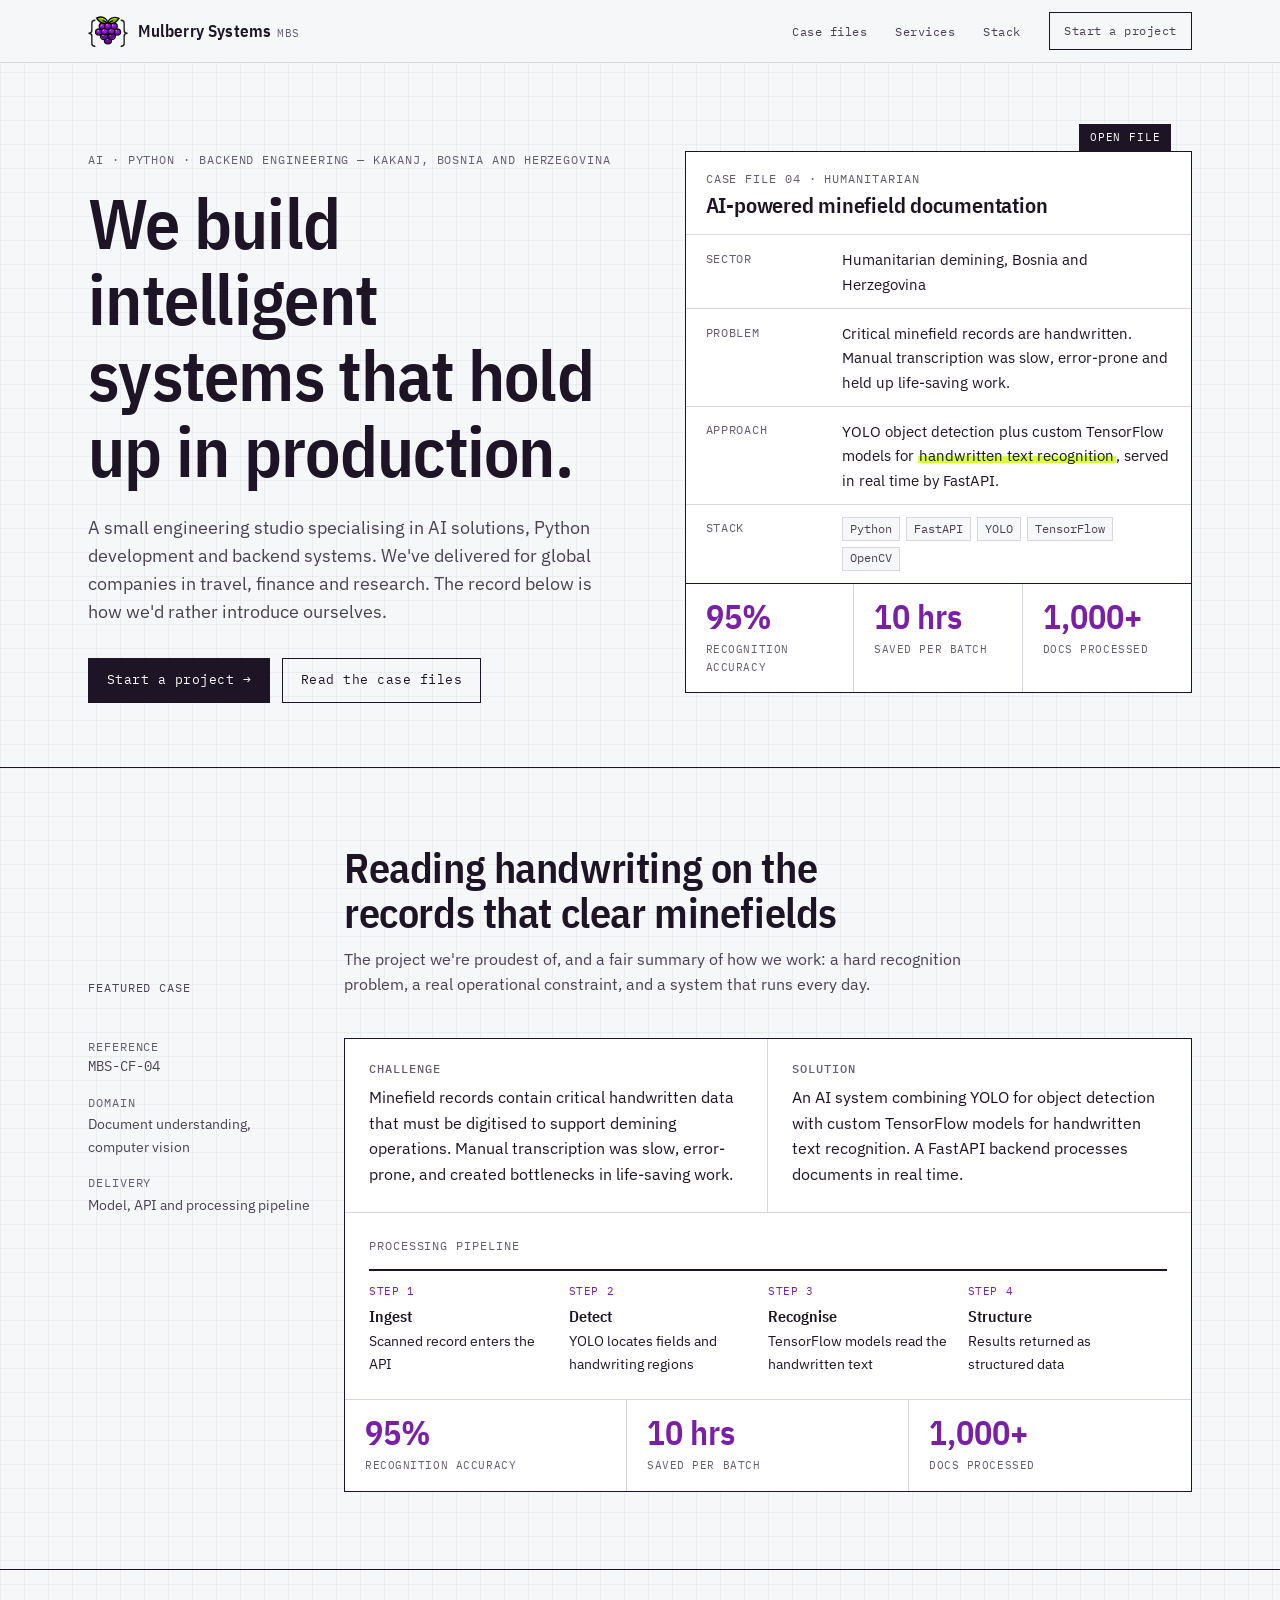
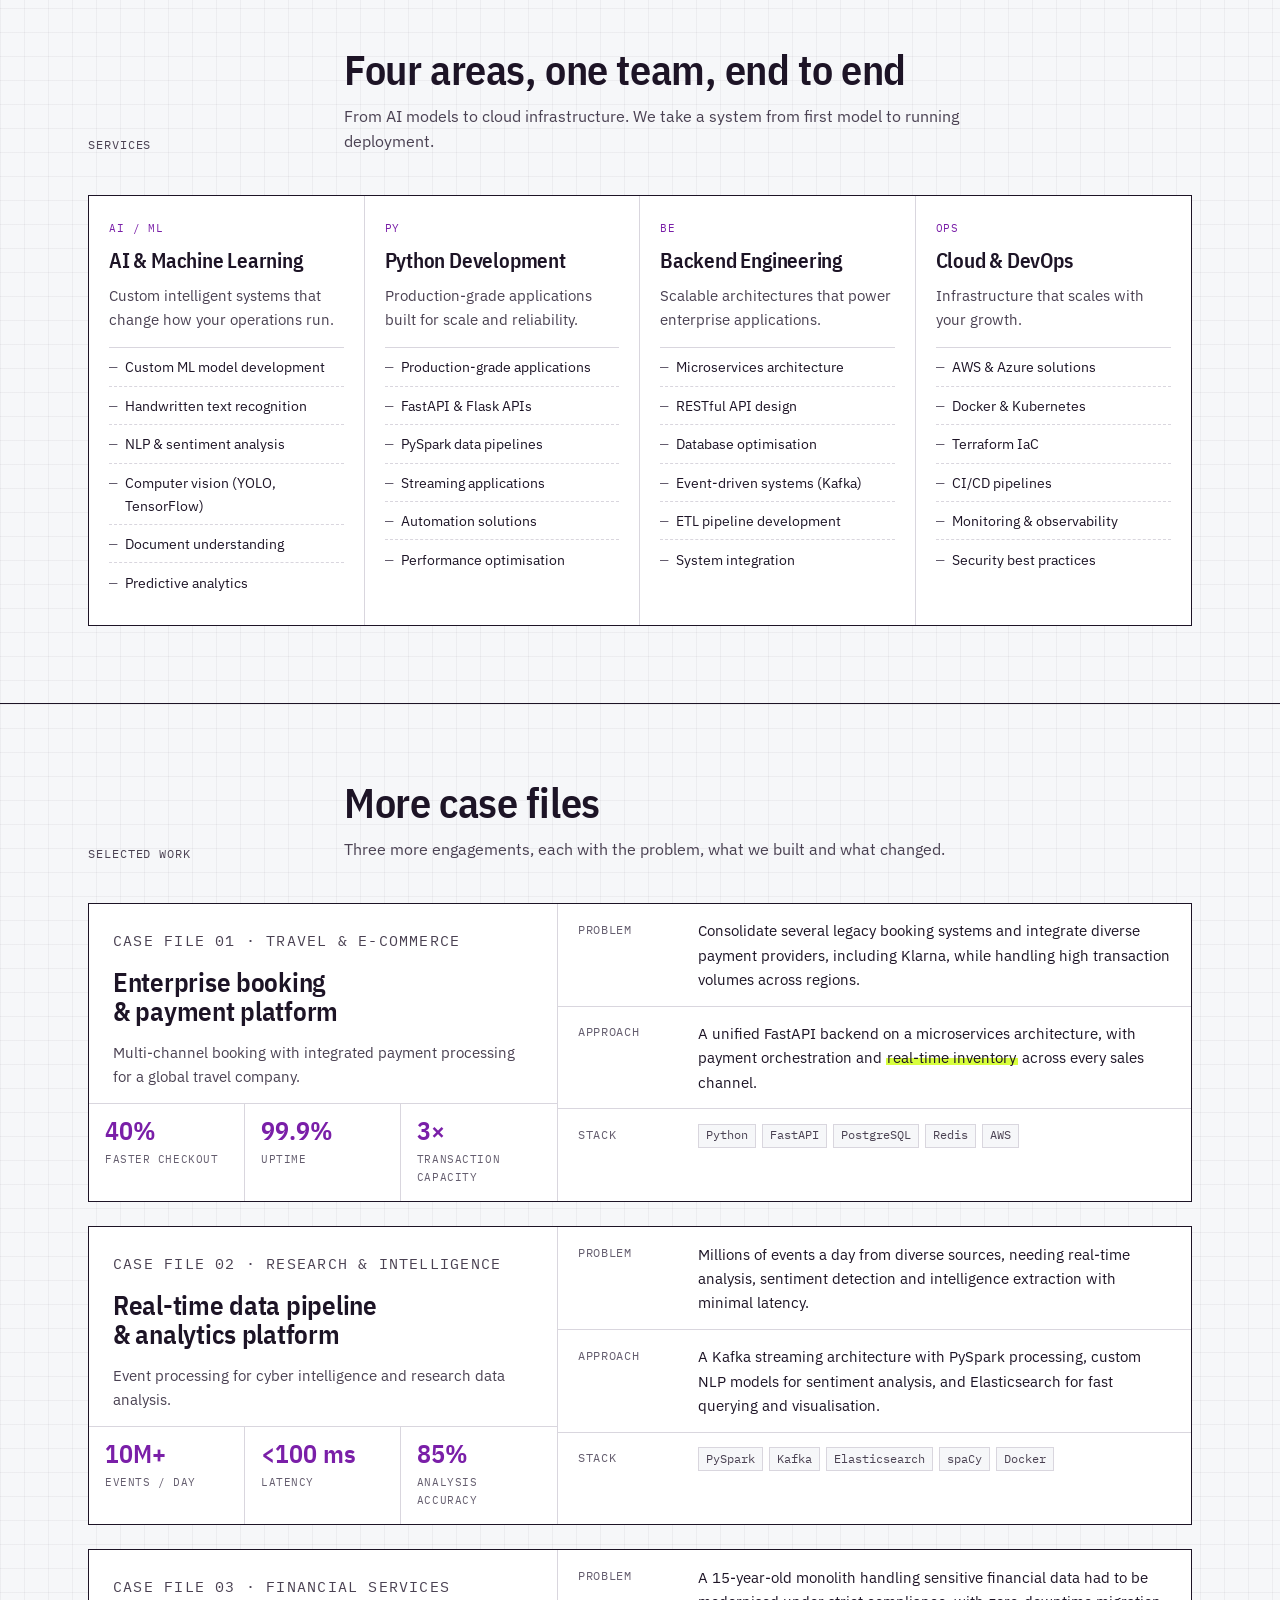
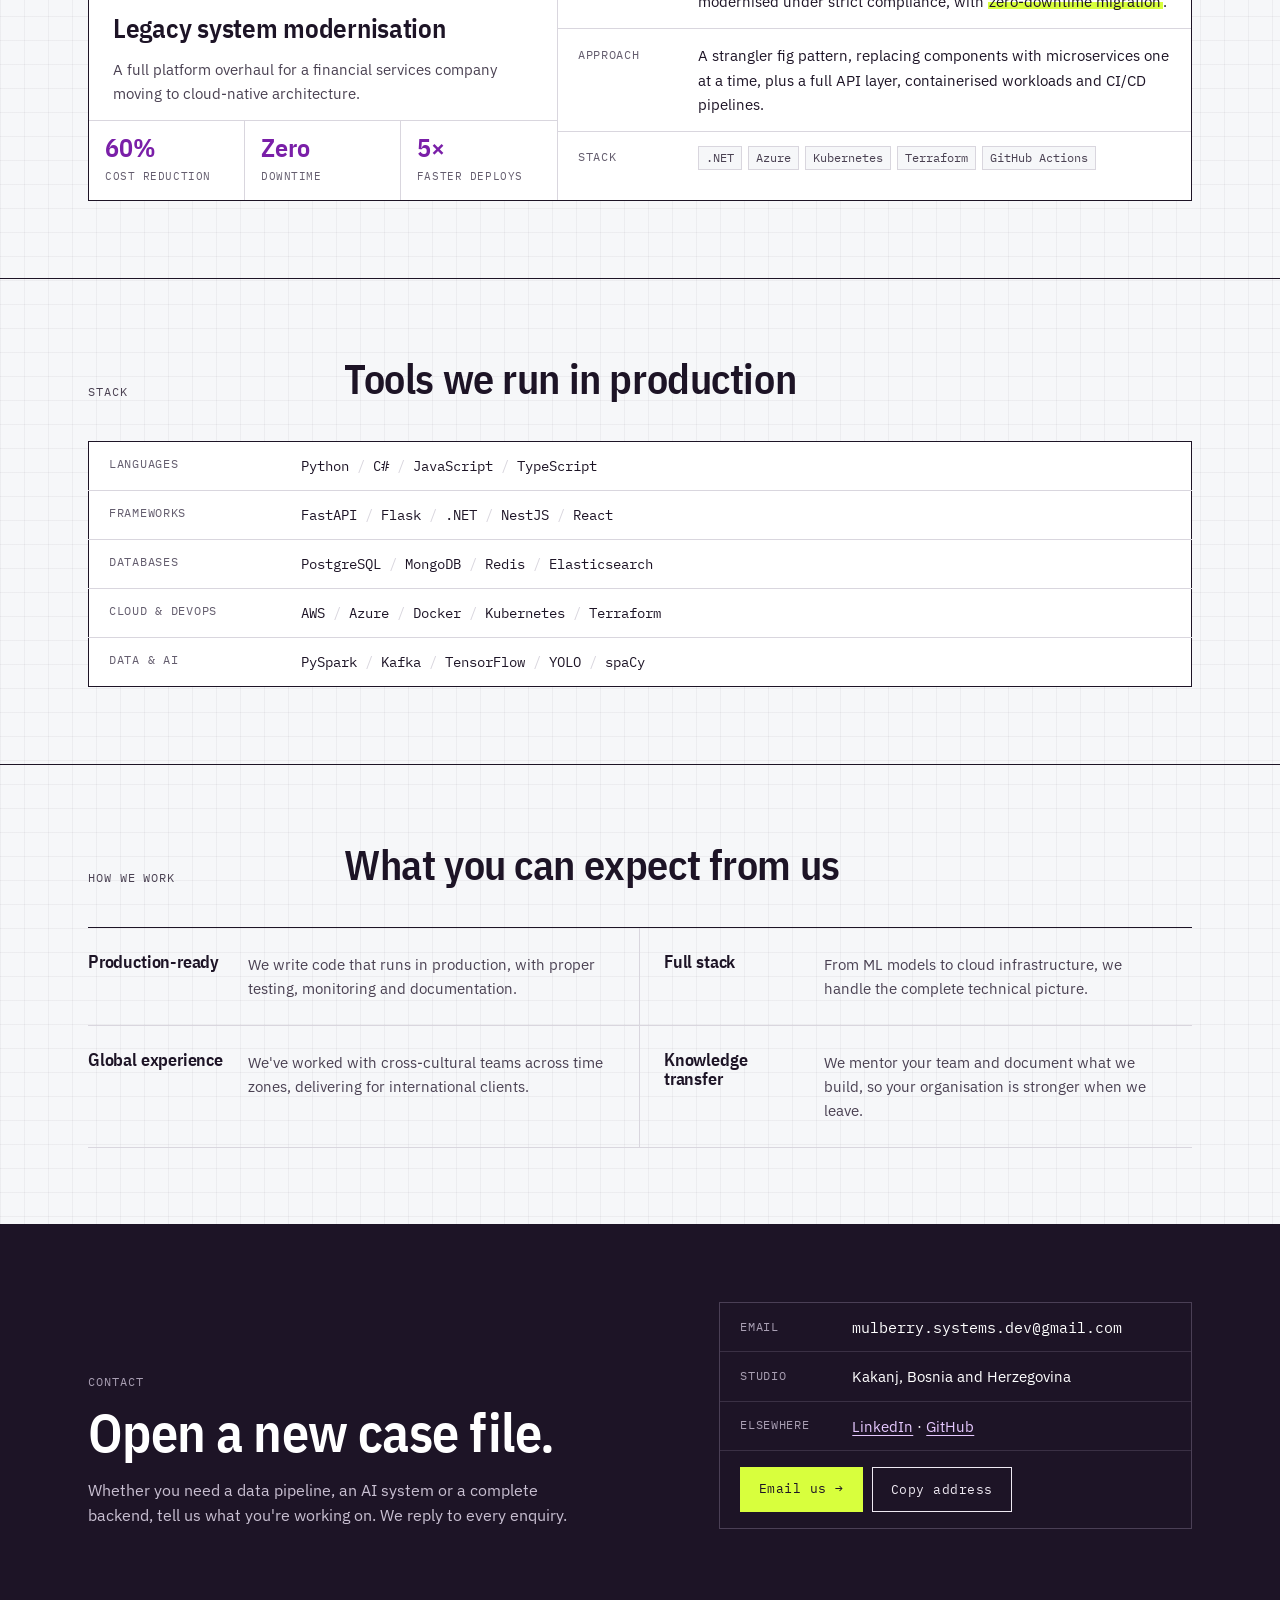
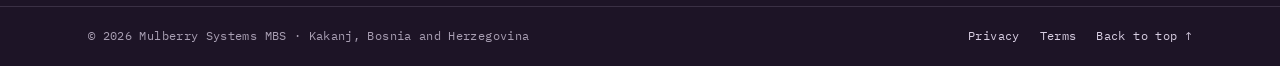
<file: design-options/option-2-dossier.html>
<!doctype html>
<html lang="en">
<head>
<meta charset="utf-8">
<meta name="viewport" content="width=device-width, initial-scale=1, viewport-fit=cover">
<title>Mulberry Systems — Case Files</title>
<link rel="preconnect" href="https://fonts.googleapis.com">
<link rel="preconnect" href="https://fonts.gstatic.com" crossorigin>
<link href="https://fonts.googleapis.com/css2?family=IBM+Plex+Mono:wght@400;500&family=IBM+Plex+Sans+Condensed:wght@500;600;700&family=IBM+Plex+Sans:ital,wght@0,400;0,500;0,600;1,400&display=swap" rel="stylesheet">
<style>
/* Layout: case-file grid — 12-col sheet on faint graph paper, label column left, content right, hairline rules between records */
:root {
  --paper: #f6f7f9;
  --sheet: #ffffff;
  --ink: #1d1426;
  --ink-2: #4a4152;
  --ink-3: #645d6e;
  --rule: #d9d6de;
  --rule-strong: #1d1426;
  --grid: rgba(29, 20, 38, 0.045);
  --mulberry: #7a1fa8;
  --mulberry-deep: #5a1380;
  --lime: #d8ff3d;
  --display: "IBM Plex Sans Condensed", "Arial Narrow", "Helvetica Neue", Arial, sans-serif;
  --body: "IBM Plex Sans", "Helvetica Neue", Arial, sans-serif;
  --mono: "IBM Plex Mono", ui-monospace, "SFMono-Regular", Menlo, Consolas, monospace;
  --wrap: 1200px;
  --gutter: clamp(16px, 4vw, 48px);
  color-scheme: light;
}
* { box-sizing: border-box; margin: 0; padding: 0; }
html { scroll-behavior: smooth; -webkit-text-size-adjust: 100%; }
@media (prefers-reduced-motion: reduce) { html { scroll-behavior: auto; } *, *::before, *::after { transition: none !important; animation: none !important; } }
body {
  background-color: var(--paper);
  background-image:
    linear-gradient(var(--grid) 1px, transparent 1px),
    linear-gradient(90deg, var(--grid) 1px, transparent 1px);
  background-size: 24px 24px;
  color: var(--ink);
  font-family: var(--body);
  font-size: 16px;
  line-height: 1.6;
  overflow-x: hidden;
}
a { color: var(--mulberry); text-decoration-thickness: 1px; text-underline-offset: 3px; }
a:hover { color: var(--mulberry-deep); }
:focus-visible { outline: 2px solid var(--mulberry); outline-offset: 3px; }
.wrap { max-width: var(--wrap); margin-inline: auto; padding-inline: var(--gutter); }
.mono { font-family: var(--mono); }
.label {
  font-family: var(--mono);
  font-size: 0.72rem;
  letter-spacing: 0.08em;
  text-transform: uppercase;
  color: var(--ink-3);
}
mark { background: linear-gradient(transparent 55%, var(--lime) 55%, var(--lime) 92%, transparent 92%); color: inherit; padding: 0 0.1em; }
h1, h2, h3 { font-family: var(--display); font-weight: 600; letter-spacing: -0.01em; text-wrap: balance; line-height: 1.08; }

/* Nav */
.nav { position: sticky; top: env(safe-area-inset-top, 0px); z-index: 10; background: rgba(246, 247, 249, 0.94); border-bottom: 1px solid var(--rule); backdrop-filter: blur(6px); }
.nav .wrap { display: flex; align-items: center; justify-content: space-between; gap: 1rem; padding-block: 0.75rem; }
.brand { display: flex; align-items: center; gap: 0.6rem; color: var(--ink); text-decoration: none; }
.brand svg { width: 40px; height: 32px; flex: none; }
.brand-name { font-family: var(--display); font-weight: 600; font-size: 1.05rem; letter-spacing: 0.01em; }
.brand-name small { font-family: var(--mono); font-weight: 400; font-size: 0.7rem; color: var(--ink-3); margin-left: 0.35rem; letter-spacing: 0.06em; }
.nav ul { display: flex; gap: 1.75rem; list-style: none; align-items: center; }
.nav ul a { color: var(--ink-2); text-decoration: none; font-family: var(--mono); font-size: 0.78rem; letter-spacing: 0.04em; }
.nav ul a:hover { color: var(--ink); }
.nav .btn { padding: 0.5rem 0.9rem; }
@media (max-width: 760px) { .nav ul li:not(:last-child) { display: none; } .brand-name small { display: none; } }

.btn { display: inline-flex; align-items: center; gap: 0.5rem; font-family: var(--mono); font-size: 0.8rem; letter-spacing: 0.04em; text-decoration: none; border: 1px solid var(--ink); padding: 0.7rem 1.1rem; color: var(--ink); background: transparent; transition: background 0.15s, color 0.15s; }
.btn:hover { background: var(--ink); color: var(--sheet); }
.btn.solid { background: var(--ink); color: var(--sheet); }
.btn.solid:hover { background: var(--mulberry-deep); border-color: var(--mulberry-deep); color: #fff; }

/* Hero */
.hero { padding-block: clamp(3rem, 7vw, 5.5rem) clamp(2.5rem, 5vw, 4rem); }
.hero-grid { display: grid; grid-template-columns: minmax(0, 1.05fr) minmax(0, 1fr); gap: clamp(2rem, 5vw, 4.5rem); align-items: start; }
.hero h1 { font-size: clamp(2.4rem, 5.6vw, 4.4rem); font-weight: 600; }
.hero-lede { margin-top: 1.5rem; max-width: 34rem; font-size: 1.1rem; color: var(--ink-2); }
.hero-meta { margin-top: 2rem; display: flex; flex-wrap: wrap; gap: 0.5rem 1.5rem; }
.hero-actions { margin-top: 2rem; display: flex; flex-wrap: wrap; gap: 0.75rem; }

.casefile { background: var(--sheet); border: 1px solid var(--rule-strong); position: relative; min-width: 0; }
.casefile-tab { position: absolute; top: -1px; right: 1.25rem; transform: translateY(-100%); background: var(--ink); color: var(--sheet); font-family: var(--mono); font-size: 0.68rem; letter-spacing: 0.08em; text-transform: uppercase; padding: 0.3rem 0.65rem; }
.casefile-head { padding: 1.1rem 1.25rem; border-bottom: 1px solid var(--rule); display: flex; justify-content: space-between; gap: 1rem; flex-wrap: wrap; }
.casefile-head h2 { font-size: 1.35rem; margin-top: 0.35rem; }
.rows { display: grid; }
.row { display: grid; grid-template-columns: 7.5rem minmax(0, 1fr); gap: 1rem; padding: 0.75rem 1.25rem; border-bottom: 1px solid var(--rule); }
.row:last-child { border-bottom: 0; }
.row dt { font-family: var(--mono); font-size: 0.72rem; letter-spacing: 0.06em; text-transform: uppercase; color: var(--ink-3); padding-top: 0.15rem; }
.row dd { font-size: 0.95rem; color: var(--ink); min-width: 0; }
.stack-list { display: flex; flex-wrap: wrap; gap: 0.35rem; }
.stack-list span { font-family: var(--mono); font-size: 0.74rem; border: 1px solid var(--rule); padding: 0.1rem 0.45rem; color: var(--ink-2); background: var(--paper); }
.figures { display: grid; grid-template-columns: repeat(3, minmax(0, 1fr)); border-top: 1px solid var(--rule-strong); }
.fig { padding: 1rem 1.25rem; border-right: 1px solid var(--rule); }
.fig:last-child { border-right: 0; }
.fig b { display: block; font-family: var(--display); font-weight: 600; font-size: clamp(1.6rem, 3vw, 2.1rem); line-height: 1; color: var(--mulberry); font-variant-numeric: tabular-nums; }
.fig span { display: block; margin-top: 0.45rem; font-family: var(--mono); font-size: 0.7rem; letter-spacing: 0.05em; text-transform: uppercase; color: var(--ink-3); }

/* Section scaffolding */
section.block { padding-block: clamp(3rem, 6vw, 5rem); border-top: 1px solid var(--rule-strong); }
.block-head { display: grid; grid-template-columns: 14rem minmax(0, 1fr); gap: 2rem; margin-bottom: 2.5rem; align-items: end; }
.block-head h2 { font-size: clamp(1.8rem, 3.6vw, 2.6rem); }
.block-head p { color: var(--ink-2); max-width: 40rem; margin-top: 0.75rem; }

/* Featured */
.featured { display: grid; grid-template-columns: 14rem minmax(0, 1fr); gap: 2rem; }
.featured-side { display: grid; gap: 1rem; align-content: start; }
.featured-side .label + p { font-size: 0.9rem; color: var(--ink-2); }
.featured-body { background: var(--sheet); border: 1px solid var(--rule-strong); min-width: 0; }
.featured-body .narr { display: grid; grid-template-columns: repeat(2, minmax(0, 1fr)); }
.narr > div { padding: 1.5rem; border-bottom: 1px solid var(--rule); }
.narr > div:first-child { border-right: 1px solid var(--rule); }
.narr h3 { font-family: var(--mono); font-weight: 500; font-size: 0.75rem; letter-spacing: 0.08em; text-transform: uppercase; color: var(--ink-3); margin-bottom: 0.6rem; }
.narr p { font-size: 1rem; }
.pipeline { padding: 1.5rem; border-bottom: 1px solid var(--rule); }
.pipeline ol { list-style: none; display: grid; grid-template-columns: repeat(4, minmax(0, 1fr)); gap: 0; margin-top: 0.9rem; counter-reset: step; }
.pipeline li { counter-increment: step; border-top: 2px solid var(--ink); padding: 0.7rem 0.8rem 0 0; font-size: 0.9rem; position: relative; }
.pipeline li::before { content: "Step " counter(step); display: block; font-family: var(--mono); font-size: 0.68rem; letter-spacing: 0.06em; text-transform: uppercase; color: var(--mulberry); margin-bottom: 0.2rem; }
.pipeline li b { display: block; font-family: var(--display); font-weight: 600; font-size: 1.02rem; }

/* Services */
.services { display: grid; grid-template-columns: repeat(4, minmax(0, 1fr)); border: 1px solid var(--rule-strong); background: var(--sheet); }
.svc { padding: 1.5rem 1.25rem; border-right: 1px solid var(--rule); min-width: 0; display: flex; flex-direction: column; gap: 0.75rem; }
.svc:last-child { border-right: 0; }
.svc .code { font-family: var(--mono); font-size: 0.7rem; letter-spacing: 0.08em; color: var(--mulberry); text-transform: uppercase; }
.svc h3 { font-size: 1.3rem; }
.svc > p { font-size: 0.92rem; color: var(--ink-2); }
.svc ul { list-style: none; border-top: 1px solid var(--rule); margin-top: 0.25rem; }
.svc li { font-size: 0.9rem; padding: 0.45rem 0; border-bottom: 1px dashed var(--rule); display: flex; gap: 0.5rem; }
.svc li::before { content: "—"; color: var(--ink-3); font-family: var(--mono); }
.svc li:last-child { border-bottom: 0; }

/* Work */
.work { display: grid; gap: 1.5rem; }
.case { background: var(--sheet); border: 1px solid var(--rule-strong); display: grid; grid-template-columns: minmax(0, 1fr) minmax(0, 1.35fr); }
.case-id { padding: 1.5rem; border-right: 1px solid var(--rule); display: flex; flex-direction: column; gap: 0.9rem; min-width: 0; }
.case-id h3 { font-size: clamp(1.35rem, 2.4vw, 1.7rem); }
.case-id p { color: var(--ink-2); font-size: 0.95rem; }
.case-id .figures { margin-top: auto; border-top: 1px solid var(--rule); margin-inline: -1.5rem; margin-bottom: -1.5rem; }
.case-id .fig { padding: 0.9rem 1rem; }
.case-id .fig b { font-size: 1.6rem; }
.case .rows { align-content: start; }
.case .row { grid-template-columns: 6.5rem minmax(0, 1fr); padding: 0.9rem 1.25rem; }

/* Stack */
.stack-table { width: 100%; border-collapse: collapse; background: var(--sheet); border: 1px solid var(--rule-strong); }
.stack-table th, .stack-table td { text-align: left; padding: 0.8rem 1.25rem; border-bottom: 1px solid var(--rule); vertical-align: top; }
.stack-table tr:last-child th, .stack-table tr:last-child td { border-bottom: 0; }
.stack-table th { width: 12rem; font-family: var(--mono); font-weight: 400; font-size: 0.74rem; letter-spacing: 0.06em; text-transform: uppercase; color: var(--ink-3); }
.stack-table td { font-family: var(--mono); font-size: 0.88rem; color: var(--ink); }
.stack-table td span + span::before { content: " / "; color: var(--rule); }

/* How we work */
.principles { display: grid; grid-template-columns: repeat(2, minmax(0, 1fr)); gap: 0; border-top: 1px solid var(--rule-strong); }
.pr { padding: 1.5rem 1.5rem 1.5rem 0; border-bottom: 1px solid var(--rule); display: grid; grid-template-columns: 9rem minmax(0, 1fr); gap: 1rem; }
.pr:nth-child(odd) { border-right: 1px solid var(--rule); }
.pr:nth-child(even) { padding-left: 1.5rem; }
.pr h3 { font-size: 1.15rem; }
.pr p { color: var(--ink-2); font-size: 0.95rem; }

/* Contact */
.contact { background: var(--ink); color: #efeaf3; border-top: 0; }
.contact .label { color: #a99fb3; }
.contact-grid { display: grid; grid-template-columns: minmax(0, 1.2fr) minmax(0, 1fr); gap: clamp(2rem, 5vw, 4rem); align-items: end; }
.contact h2 { font-size: clamp(2rem, 4.6vw, 3.4rem); color: #fff; }
.contact p { color: #c9c0d2; margin-top: 1rem; max-width: 32rem; }
.contact-card { border: 1px solid #4a3f55; }
.contact-card .row { border-bottom-color: #3a3044; grid-template-columns: 6rem minmax(0, 1fr); }
.contact-card dt { color: #a99fb3; }
.contact-card dd { color: #fff; }
.email { font-family: var(--mono); font-size: 0.95rem; user-select: all; word-break: break-all; }
.contact-actions { padding: 1rem 1.25rem; display: flex; flex-wrap: wrap; gap: 0.6rem; border-top: 1px solid #3a3044; }
.contact .btn { border-color: #efeaf3; color: #efeaf3; }
.contact .btn:hover { background: #efeaf3; color: var(--ink); }
.contact .btn.lime { background: var(--lime); border-color: var(--lime); color: var(--ink); }
.contact .btn.lime:hover { background: #fff; border-color: #fff; }
.contact a:not(.btn) { color: #e6c8ff; }
.contact :focus-visible { outline-color: var(--lime); }

footer { background: var(--ink); color: #a99fb3; border-top: 1px solid #3a3044; }
footer .wrap { display: flex; flex-wrap: wrap; justify-content: space-between; gap: 0.75rem 2rem; padding-block: 1.25rem; font-family: var(--mono); font-size: 0.74rem; letter-spacing: 0.03em; }
footer a { color: #d9cfe3; text-decoration: none; }
footer a:hover { color: #fff; text-decoration: underline; }
footer nav { display: flex; gap: 1.25rem; flex-wrap: wrap; }

/* Responsive */
@media (max-width: 980px) {
  .hero-grid { grid-template-columns: minmax(0, 1fr); }
  .casefile { margin-top: 1.25rem; }
  .services { grid-template-columns: repeat(2, minmax(0, 1fr)); }
  .svc:nth-child(2) { border-right: 0; }
  .svc:nth-child(-n+2) { border-bottom: 1px solid var(--rule); }
  .block-head, .featured { grid-template-columns: minmax(0, 1fr); gap: 1rem; }
  .case { grid-template-columns: minmax(0, 1fr); }
  .case-id { border-right: 0; border-bottom: 1px solid var(--rule); }
  .contact-grid { grid-template-columns: minmax(0, 1fr); }
}
@media (max-width: 640px) {
  .services { grid-template-columns: minmax(0, 1fr); }
  .svc { border-right: 0; border-bottom: 1px solid var(--rule); }
  .svc:last-child { border-bottom: 0; }
  .featured-body .narr { grid-template-columns: minmax(0, 1fr); }
  .narr > div:first-child { border-right: 0; }
  .pipeline ol { grid-template-columns: repeat(2, minmax(0, 1fr)); row-gap: 1rem; }
  .row, .case .row { grid-template-columns: minmax(0, 1fr); gap: 0.2rem; }
  .principles { grid-template-columns: minmax(0, 1fr); }
  .pr, .pr:nth-child(even) { grid-template-columns: minmax(0, 1fr); padding: 1.25rem 0; border-right: 0; gap: 0.4rem; }
  .pr:nth-child(odd) { border-right: 0; }
  .stack-table th { width: auto; display: block; padding-bottom: 0.2rem; border-bottom: 0; }
  .stack-table td { display: block; padding-top: 0; }
  .stack-table tr { display: block; border-bottom: 1px solid var(--rule); padding-block: 0.4rem; }
  .stack-table tr:last-child { border-bottom: 0; }
  .stack-table th, .stack-table td { border-bottom: 0; padding-inline: 1rem; }
  .fig { padding: 0.85rem 0.75rem; }
  .fig b { font-size: 1.35rem; }
  .case-id .fig b { font-size: 1.3rem; }
}
</style>
</head>
<body>
  <svg width="0" height="0" style="position:absolute" aria-hidden="true">
    <symbol id="mbs-logo" viewBox="0 0 264 213" fill="none" xmlns="http://www.w3.org/2000/svg">
      <path d="M56.2113 20.943C107.708 -4.52195 140.797 46.6905 122.922 55.1507C94.8834 67.7663 66.7654 37.6021 56.2113 20.943Z" fill="#c1ff00"/>
      <path d="M55.7677 24.1096C100.554 9.65158 138.074 53.5974 122.479 58.3174C97.932 65.2051 67.7769 38.3821 55.7677 24.1096Z" fill="#85b000"/>
      <path d="M56.2113 20.943C107.708 -4.52195 140.797 46.6905 122.922 55.1507C94.8834 67.7663 66.7654 37.6021 56.2113 20.943Z" stroke="#0a0a0f" stroke-width="9"/>
      <path d="M99.5 36.9807C122.24 48.9807 125.496 53.314 124.281 53.9807" stroke="#0a0a0f" stroke-width="9" stroke-linecap="round"/>
      <path d="M205.017 22.943C153.52 -2.52195 120.431 48.6905 138.306 57.1507C166.345 69.7663 194.463 39.6021 205.017 22.943Z" fill="#c1ff00"/>
      <path d="M205.461 26.1096C160.675 11.6516 123.155 55.5974 138.75 60.3174C163.296 67.2051 193.452 40.3821 205.461 26.1096Z" fill="#85b000"/>
      <path d="M205.017 22.943C153.52 -2.52195 120.431 48.6905 138.306 57.1507C166.345 69.7663 194.463 39.6021 205.017 22.943Z" stroke="#0a0a0f" stroke-width="9"/>
      <path d="M161.728 38.9807C138.988 50.9807 135.733 55.314 136.947 55.9807" stroke="#0a0a0f" stroke-width="9" stroke-linecap="round"/>
      <rect x="120.5" y="118.981" width="23" height="18" fill="#0a0a0f"/>
      <path d="M72.5 131.57C83.5457 131.57 92.5 123.534 92.5 113.622C92.5 103.709 83.5457 95.673 72.5 95.673C61.4543 95.673 52.5 103.709 52.5 113.622C52.5 123.534 61.4543 131.57 72.5 131.57Z" fill="#7100a5"/>
      <path d="M74.0628 121.576C84.9407 119.855 92.6706 112.919 91.3279 106.086C89.9853 99.2524 80.0786 95.1081 69.2007 96.8294C58.3228 98.5508 50.593 105.486 51.9356 112.319C53.2783 119.153 63.1849 123.297 74.0628 121.576Z" fill="#ae00ff"/>
      <path d="M65.5 109.135C68.2614 109.135 70.5 107.126 70.5 104.647C70.5 102.169 68.2614 100.16 65.5 100.16C62.7386 100.16 60.5 102.169 60.5 104.647C60.5 107.126 62.7386 109.135 65.5 109.135Z" fill="#E3CEE0"/>
      <path d="M72.5 134.263C85.2025 134.263 95.5 125.021 95.5 113.622C95.5 102.222 85.2025 92.9807 72.5 92.9807C59.7975 92.9807 49.5 102.222 49.5 113.622C49.5 125.021 59.7975 134.263 72.5 134.263Z" stroke="#0a0a0f" stroke-width="9"/>
      <path d="M192.5 131.57C203.546 131.57 212.5 123.534 212.5 113.622C212.5 103.709 203.546 95.673 192.5 95.673C181.454 95.673 172.5 103.709 172.5 113.622C172.5 123.534 181.454 131.57 192.5 131.57Z" fill="#7100a5"/>
      <path d="M194.063 121.576C204.941 119.855 212.671 112.919 211.328 106.086C209.985 99.2524 200.079 95.1081 189.201 96.8294C178.323 98.5508 170.593 105.486 171.936 112.319C173.278 119.153 183.185 123.297 194.063 121.576Z" fill="#ae00ff"/>
      <path d="M185.5 109.135C188.261 109.135 190.5 107.126 190.5 104.647C190.5 102.169 188.261 100.16 185.5 100.16C182.739 100.16 180.5 102.169 180.5 104.647C180.5 107.126 182.739 109.135 185.5 109.135Z" fill="#E3CEE0"/>
      <path d="M192.5 134.263C205.203 134.263 215.5 125.021 215.5 113.622C215.5 102.222 205.203 92.9807 192.5 92.9807C179.797 92.9807 169.5 102.222 169.5 113.622C169.5 125.021 179.797 134.263 192.5 134.263Z" stroke="#0a0a0f" stroke-width="9"/>
      <path d="M170.5 93.5704C181.546 93.5704 190.5 85.5345 190.5 75.6217C190.5 65.7089 181.546 57.673 170.5 57.673C159.454 57.673 150.5 65.7089 150.5 75.6217C150.5 85.5345 159.454 93.5704 170.5 93.5704Z" fill="#7100a5"/>
      <path d="M172.063 83.5759C182.941 81.8545 190.671 74.9194 189.328 68.0859C187.985 61.2524 178.079 57.1081 167.201 58.8294C156.323 60.5508 148.593 67.4859 149.936 74.3194C151.278 81.153 161.185 85.2972 172.063 83.5759Z" fill="#ae00ff"/>
      <path d="M163.5 71.1345C166.261 71.1345 168.5 69.1255 168.5 66.6473C168.5 64.1691 166.261 62.1602 163.5 62.1602C160.739 62.1602 158.5 64.1691 158.5 66.6473C158.5 69.1255 160.739 71.1345 163.5 71.1345Z" fill="#E3CEE0"/>
      <path d="M170.5 96.2627C183.203 96.2627 193.5 87.0214 193.5 75.6217C193.5 64.222 183.203 54.9807 170.5 54.9807C157.797 54.9807 147.5 64.222 147.5 75.6217C147.5 87.0214 157.797 96.2627 170.5 96.2627Z" stroke="#0a0a0f" stroke-width="9"/>
      <path d="M96.5 93.5704C107.546 93.5704 116.5 85.5345 116.5 75.6217C116.5 65.7089 107.546 57.673 96.5 57.673C85.4543 57.673 76.5 65.7089 76.5 75.6217C76.5 85.5345 85.4543 93.5704 96.5 93.5704Z" fill="#7100a5"/>
      <path d="M98.0628 83.5759C108.941 81.8545 116.671 74.9194 115.328 68.0859C113.985 61.2524 104.079 57.1081 93.2007 58.8294C82.3228 60.5508 74.593 67.4859 75.9356 74.3194C77.2783 81.153 87.1849 85.2972 98.0628 83.5759Z" fill="#ae00ff"/>
      <path d="M89.5 71.1345C92.2614 71.1345 94.5 69.1255 94.5 66.6473C94.5 64.1691 92.2614 62.1602 89.5 62.1602C86.7386 62.1602 84.5 64.1691 84.5 66.6473C84.5 69.1255 86.7386 71.1345 89.5 71.1345Z" fill="#E3CEE0"/>
      <path d="M96.5 96.2627C109.203 96.2627 119.5 87.0214 119.5 75.6217C119.5 64.222 109.203 54.9807 96.5 54.9807C83.7975 54.9807 73.5 64.222 73.5 75.6217C73.5 87.0214 83.7975 96.2627 96.5 96.2627Z" stroke="#0a0a0f" stroke-width="9"/>
      <path d="M219.5 34.9807C231.5 34.9807 239.5 43.2187 239.5 55.5759V100.885C239.5 113.243 247.5 121.481 259.5 121.481C247.5 121.481 239.5 129.719 239.5 142.076V187.385C239.5 199.743 231.5 207.981 219.5 207.981" stroke="#1a1a22" stroke-width="9" stroke-linecap="round" stroke-linejoin="round"/>
      <path d="M44.5 34.9807C32.5 34.9807 24.5 43.2187 24.5 55.5759V100.885C24.5 113.243 16.5 121.481 4.5 121.481C16.5 121.481 24.5 129.719 24.5 142.076V187.385C24.5 199.743 32.5 207.981 44.5 207.981" stroke="#1a1a22" stroke-width="9" stroke-linecap="round" stroke-linejoin="round"/>
      <path d="M131.5 189.57C142.546 189.57 151.5 181.534 151.5 171.622C151.5 161.709 142.546 153.673 131.5 153.673C120.454 153.673 111.5 161.709 111.5 171.622C111.5 181.534 120.454 189.57 131.5 189.57Z" fill="#7100a5"/>
      <path d="M124.5 167.135C127.261 167.135 129.5 165.126 129.5 162.647C129.5 160.169 127.261 158.16 124.5 158.16C121.739 158.16 119.5 160.169 119.5 162.647C119.5 165.126 121.739 167.135 124.5 167.135Z" fill="#E3CEE0"/>
      <path d="M131.5 192.263C144.203 192.263 154.5 183.021 154.5 171.622C154.5 160.222 144.203 150.981 131.5 150.981C118.797 150.981 108.5 160.222 108.5 171.622C108.5 183.021 118.797 192.263 131.5 192.263Z" stroke="#0a0a0f" stroke-width="9"/>
      <path d="M106.5 161.176C118.026 161.176 127.37 152.806 127.37 142.481C127.37 132.155 118.026 123.785 106.5 123.785C94.9741 123.785 85.6304 132.155 85.6304 142.481C85.6304 152.806 94.9741 161.176 106.5 161.176Z" fill="#7100a5"/>
      <path d="M99.1957 137.807C102.077 137.807 104.413 135.714 104.413 133.133C104.413 130.552 102.077 128.459 99.1957 128.459C96.3142 128.459 93.9783 130.552 93.9783 133.133C93.9783 135.714 96.3142 137.807 99.1957 137.807Z" fill="#E3CEE0"/>
      <path d="M106.5 163.981C119.755 163.981 130.5 154.355 130.5 142.481C130.5 130.607 119.755 120.981 106.5 120.981C93.2452 120.981 82.5 130.607 82.5 142.481C82.5 154.355 93.2452 163.981 106.5 163.981Z" stroke="#0a0a0f" stroke-width="9"/>
      <path d="M156.5 161.176C168.026 161.176 177.37 152.806 177.37 142.481C177.37 132.155 168.026 123.785 156.5 123.785C144.974 123.785 135.63 132.155 135.63 142.481C135.63 152.806 144.974 161.176 156.5 161.176Z" fill="#7100a5"/>
      <path d="M149.196 137.807C152.077 137.807 154.413 135.714 154.413 133.133C154.413 130.552 152.077 128.459 149.196 128.459C146.314 128.459 143.978 130.552 143.978 133.133C143.978 135.714 146.314 137.807 149.196 137.807Z" fill="#E3CEE0"/>
      <path d="M156.5 163.981C169.755 163.981 180.5 154.355 180.5 142.481C180.5 130.607 169.755 120.981 156.5 120.981C143.245 120.981 132.5 130.607 132.5 142.481C132.5 154.355 143.245 163.981 156.5 163.981Z" stroke="#0a0a0f" stroke-width="9"/>
      <path d="M108.5 127.57C119.546 127.57 128.5 119.534 128.5 109.622C128.5 99.7089 119.546 91.673 108.5 91.673C97.4543 91.673 88.5 99.7089 88.5 109.622C88.5 119.534 97.4543 127.57 108.5 127.57Z" fill="#7100a5"/>
      <path d="M110.063 117.576C120.941 115.855 128.671 108.919 127.328 102.086C125.985 95.2524 116.079 91.1081 105.201 92.8294C94.3228 94.5508 86.593 101.486 87.9356 108.319C89.2783 115.153 99.1849 119.297 110.063 117.576Z" fill="#ae00ff"/>
      <path d="M101.5 105.135C104.261 105.135 106.5 103.126 106.5 100.647C106.5 98.1691 104.261 96.1602 101.5 96.1602C98.7386 96.1602 96.5 98.1691 96.5 100.647C96.5 103.126 98.7386 105.135 101.5 105.135Z" fill="#E3CEE0"/>
      <path d="M108.5 130.263C121.203 130.263 131.5 121.021 131.5 109.622C131.5 98.222 121.203 88.9807 108.5 88.9807C95.7975 88.9807 85.5 98.222 85.5 109.622C85.5 121.021 95.7975 130.263 108.5 130.263Z" stroke="#0a0a0f" stroke-width="9"/>
      <path d="M154.5 127.57C165.546 127.57 174.5 119.534 174.5 109.622C174.5 99.7089 165.546 91.673 154.5 91.673C143.454 91.673 134.5 99.7089 134.5 109.622C134.5 119.534 143.454 127.57 154.5 127.57Z" fill="#7100a5"/>
      <path d="M156.063 117.576C166.941 115.855 174.671 108.919 173.328 102.086C171.985 95.2524 162.079 91.1081 151.201 92.8294C140.323 94.5508 132.593 101.486 133.936 108.319C135.278 115.153 145.185 119.297 156.063 117.576Z" fill="#ae00ff"/>
      <path d="M147.5 105.135C150.261 105.135 152.5 103.126 152.5 100.647C152.5 98.1691 150.261 96.1602 147.5 96.1602C144.739 96.1602 142.5 98.1691 142.5 100.647C142.5 103.126 144.739 105.135 147.5 105.135Z" fill="#E3CEE0"/>
      <path d="M154.5 130.263C167.203 130.263 177.5 121.021 177.5 109.622C177.5 98.222 167.203 88.9807 154.5 88.9807C141.797 88.9807 131.5 98.222 131.5 109.622C131.5 121.021 141.797 130.263 154.5 130.263Z" stroke="#0a0a0f" stroke-width="9"/>
      <path d="M131.5 92.5704C142.546 92.5704 151.5 84.5345 151.5 74.6217C151.5 64.7089 142.546 56.673 131.5 56.673C120.454 56.673 111.5 64.7089 111.5 74.6217C111.5 84.5345 120.454 92.5704 131.5 92.5704Z" fill="#7100a5"/>
      <path d="M133.063 82.5759C143.941 80.8545 151.671 73.9194 150.328 67.0859C148.985 60.2524 139.079 56.1081 128.201 57.8294C117.323 59.5508 109.593 66.4859 110.936 73.3194C112.278 80.153 122.185 84.2972 133.063 82.5759Z" fill="#ae00ff"/>
      <path d="M124.5 70.1345C127.261 70.1345 129.5 68.1255 129.5 65.6473C129.5 63.1691 127.261 61.1602 124.5 61.1602C121.739 61.1602 119.5 63.1691 119.5 65.6473C119.5 68.1255 121.739 70.1345 124.5 70.1345Z" fill="#E3CEE0"/>
      <path d="M131.5 95.2627C144.203 95.2627 154.5 86.0214 154.5 74.6217C154.5 63.222 144.203 53.9807 131.5 53.9807C118.797 53.9807 108.5 63.222 108.5 74.6217C108.5 86.0214 118.797 95.2627 131.5 95.2627Z" stroke="#0a0a0f" stroke-width="9"/>
    </symbol>
  </svg>

<header class="nav">
  <div class="wrap">
    <a class="brand" href="#top" aria-label="Mulberry Systems home">
      <svg viewBox="0 0 264 213" aria-hidden="true"><use href="#mbs-logo"></use></svg>
      <span class="brand-name">Mulberry Systems<small>MBS</small></span>
    </a>
    <nav aria-label="Primary">
      <ul>
        <li><a href="#featured">Case files</a></li>
        <li><a href="#services">Services</a></li>
        <li><a href="#stack">Stack</a></li>
        <li><a href="#contact" class="btn">Start a project</a></li>
      </ul>
    </nav>
  </div>
</header>

<main id="top">
  <section class="hero">
    <div class="wrap hero-grid">
      <div>
        <p class="label">AI · Python · Backend engineering — Kakanj, Bosnia and Herzegovina</p>
        <h1 style="margin-top:1rem">We build intelligent systems that hold up in production.</h1>
        <p class="hero-lede">A small engineering studio specialising in AI solutions, Python development and backend systems. We've delivered for global companies in travel, finance and research. The record below is how we'd rather introduce ourselves.</p>
        <div class="hero-actions">
          <a href="#contact" class="btn solid">Start a project →</a>
          <a href="#work" class="btn">Read the case files</a>
        </div>
      </div>

      <article class="casefile" aria-labelledby="cf-hero">
        <span class="casefile-tab">Open file</span>
        <div class="casefile-head">
          <div>
            <p class="label">Case file 04 · Humanitarian</p>
            <h2 id="cf-hero">AI-powered minefield documentation</h2>
          </div>
        </div>
        <dl class="rows">
          <div class="row"><dt>Sector</dt><dd>Humanitarian demining, Bosnia and Herzegovina</dd></div>
          <div class="row"><dt>Problem</dt><dd>Critical minefield records are handwritten. Manual transcription was slow, error-prone and held up life-saving work.</dd></div>
          <div class="row"><dt>Approach</dt><dd>YOLO object detection plus custom TensorFlow models for <mark>handwritten text recognition</mark>, served in real time by FastAPI.</dd></div>
          <div class="row"><dt>Stack</dt><dd><div class="stack-list"><span>Python</span><span>FastAPI</span><span>YOLO</span><span>TensorFlow</span><span>OpenCV</span></div></dd></div>
        </dl>
        <div class="figures">
          <div class="fig"><b>95%</b><span>Recognition accuracy</span></div>
          <div class="fig"><b>10 hrs</b><span>Saved per batch</span></div>
          <div class="fig"><b>1,000+</b><span>Docs processed</span></div>
        </div>
      </article>
    </div>
  </section>

  <section class="block" id="featured">
    <div class="wrap">
      <div class="block-head">
        <p class="label">Featured case</p>
        <div>
          <h2>Reading handwriting on the records that clear minefields</h2>
          <p>The project we're proudest of, and a fair summary of how we work: a hard recognition problem, a real operational constraint, and a system that runs every day.</p>
        </div>
      </div>
      <div class="featured">
        <aside class="featured-side">
          <div><p class="label">Reference</p><p class="mono" style="font-size:0.85rem">MBS-CF-04</p></div>
          <div><p class="label">Domain</p><p>Document understanding, computer vision</p></div>
          <div><p class="label">Delivery</p><p>Model, API and processing pipeline</p></div>
        </aside>
        <div class="featured-body">
          <div class="narr">
            <div>
              <h3>Challenge</h3>
              <p>Minefield records contain critical handwritten data that must be digitised to support demining operations. Manual transcription was slow, error-prone, and created bottlenecks in life-saving work.</p>
            </div>
            <div>
              <h3>Solution</h3>
              <p>An AI system combining YOLO for object detection with custom TensorFlow models for handwritten text recognition. A FastAPI backend processes documents in real time.</p>
            </div>
          </div>
          <div class="pipeline">
            <p class="label">Processing pipeline</p>
            <ol>
              <li><b>Ingest</b>Scanned record enters the API</li>
              <li><b>Detect</b>YOLO locates fields and handwriting regions</li>
              <li><b>Recognise</b>TensorFlow models read the handwritten text</li>
              <li><b>Structure</b>Results returned as structured data</li>
            </ol>
          </div>
          <div class="figures" style="border-top:0">
            <div class="fig"><b>95%</b><span>Recognition accuracy</span></div>
            <div class="fig"><b>10 hrs</b><span>Saved per batch</span></div>
            <div class="fig"><b>1,000+</b><span>Docs processed</span></div>
          </div>
        </div>
      </div>
    </div>
  </section>

  <section class="block" id="services">
    <div class="wrap">
      <div class="block-head">
        <p class="label">Services</p>
        <div>
          <h2>Four areas, one team, end to end</h2>
          <p>From AI models to cloud infrastructure. We take a system from first model to running deployment.</p>
        </div>
      </div>
      <div class="services">
        <div class="svc">
          <span class="code">AI / ML</span>
          <h3>AI &amp; Machine Learning</h3>
          <p>Custom intelligent systems that change how your operations run.</p>
          <ul>
            <li>Custom ML model development</li>
            <li>Handwritten text recognition</li>
            <li>NLP &amp; sentiment analysis</li>
            <li>Computer vision (YOLO, TensorFlow)</li>
            <li>Document understanding</li>
            <li>Predictive analytics</li>
          </ul>
        </div>
        <div class="svc">
          <span class="code">PY</span>
          <h3>Python Development</h3>
          <p>Production-grade applications built for scale and reliability.</p>
          <ul>
            <li>Production-grade applications</li>
            <li>FastAPI &amp; Flask APIs</li>
            <li>PySpark data pipelines</li>
            <li>Streaming applications</li>
            <li>Automation solutions</li>
            <li>Performance optimisation</li>
          </ul>
        </div>
        <div class="svc">
          <span class="code">BE</span>
          <h3>Backend Engineering</h3>
          <p>Scalable architectures that power enterprise applications.</p>
          <ul>
            <li>Microservices architecture</li>
            <li>RESTful API design</li>
            <li>Database optimisation</li>
            <li>Event-driven systems (Kafka)</li>
            <li>ETL pipeline development</li>
            <li>System integration</li>
          </ul>
        </div>
        <div class="svc">
          <span class="code">OPS</span>
          <h3>Cloud &amp; DevOps</h3>
          <p>Infrastructure that scales with your growth.</p>
          <ul>
            <li>AWS &amp; Azure solutions</li>
            <li>Docker &amp; Kubernetes</li>
            <li>Terraform IaC</li>
            <li>CI/CD pipelines</li>
            <li>Monitoring &amp; observability</li>
            <li>Security best practices</li>
          </ul>
        </div>
      </div>
    </div>
  </section>

  <section class="block" id="work">
    <div class="wrap">
      <div class="block-head">
        <p class="label">Selected work</p>
        <div>
          <h2>More case files</h2>
          <p>Three more engagements, each with the problem, what we built and what changed.</p>
        </div>
      </div>
      <div class="work">
        <article class="case">
          <div class="case-id">
            <p class="label">Case file 01 · Travel &amp; e-commerce</p>
            <h3>Enterprise booking &amp; payment platform</h3>
            <p>Multi-channel booking with integrated payment processing for a global travel company.</p>
            <div class="figures">
              <div class="fig"><b>40%</b><span>Faster checkout</span></div>
              <div class="fig"><b>99.9%</b><span>Uptime</span></div>
              <div class="fig"><b>3×</b><span>Transaction capacity</span></div>
            </div>
          </div>
          <dl class="rows">
            <div class="row"><dt>Problem</dt><dd>Consolidate several legacy booking systems and integrate diverse payment providers, including Klarna, while handling high transaction volumes across regions.</dd></div>
            <div class="row"><dt>Approach</dt><dd>A unified FastAPI backend on a microservices architecture, with payment orchestration and <mark>real-time inventory</mark> across every sales channel.</dd></div>
            <div class="row"><dt>Stack</dt><dd><div class="stack-list"><span>Python</span><span>FastAPI</span><span>PostgreSQL</span><span>Redis</span><span>AWS</span></div></dd></div>
          </dl>
        </article>

        <article class="case">
          <div class="case-id">
            <p class="label">Case file 02 · Research &amp; intelligence</p>
            <h3>Real-time data pipeline &amp; analytics platform</h3>
            <p>Event processing for cyber intelligence and research data analysis.</p>
            <div class="figures">
              <div class="fig"><b>10M+</b><span>Events / day</span></div>
              <div class="fig"><b>&lt;100 ms</b><span>Latency</span></div>
              <div class="fig"><b>85%</b><span>Analysis accuracy</span></div>
            </div>
          </div>
          <dl class="rows">
            <div class="row"><dt>Problem</dt><dd>Millions of events a day from diverse sources, needing real-time analysis, sentiment detection and intelligence extraction with minimal latency.</dd></div>
            <div class="row"><dt>Approach</dt><dd>A Kafka streaming architecture with PySpark processing, custom NLP models for sentiment analysis, and Elasticsearch for fast querying and visualisation.</dd></div>
            <div class="row"><dt>Stack</dt><dd><div class="stack-list"><span>PySpark</span><span>Kafka</span><span>Elasticsearch</span><span>spaCy</span><span>Docker</span></div></dd></div>
          </dl>
        </article>

        <article class="case">
          <div class="case-id">
            <p class="label">Case file 03 · Financial services</p>
            <h3>Legacy system modernisation</h3>
            <p>A full platform overhaul for a financial services company moving to cloud-native architecture.</p>
            <div class="figures">
              <div class="fig"><b>60%</b><span>Cost reduction</span></div>
              <div class="fig"><b>Zero</b><span>Downtime</span></div>
              <div class="fig"><b>5×</b><span>Faster deploys</span></div>
            </div>
          </div>
          <dl class="rows">
            <div class="row"><dt>Problem</dt><dd>A 15-year-old monolith handling sensitive financial data had to be modernised under strict compliance, with <mark>zero-downtime migration</mark>.</dd></div>
            <div class="row"><dt>Approach</dt><dd>A strangler fig pattern, replacing components with microservices one at a time, plus a full API layer, containerised workloads and CI/CD pipelines.</dd></div>
            <div class="row"><dt>Stack</dt><dd><div class="stack-list"><span>.NET</span><span>Azure</span><span>Kubernetes</span><span>Terraform</span><span>GitHub Actions</span></div></dd></div>
          </dl>
        </article>
      </div>
    </div>
  </section>

  <section class="block" id="stack">
    <div class="wrap">
      <div class="block-head">
        <p class="label">Stack</p>
        <div><h2>Tools we run in production</h2></div>
      </div>
      <table class="stack-table">
        <tbody>
          <tr><th scope="row">Languages</th><td><span>Python</span><span>C#</span><span>JavaScript</span><span>TypeScript</span></td></tr>
          <tr><th scope="row">Frameworks</th><td><span>FastAPI</span><span>Flask</span><span>.NET</span><span>NestJS</span><span>React</span></td></tr>
          <tr><th scope="row">Databases</th><td><span>PostgreSQL</span><span>MongoDB</span><span>Redis</span><span>Elasticsearch</span></td></tr>
          <tr><th scope="row">Cloud &amp; DevOps</th><td><span>AWS</span><span>Azure</span><span>Docker</span><span>Kubernetes</span><span>Terraform</span></td></tr>
          <tr><th scope="row">Data &amp; AI</th><td><span>PySpark</span><span>Kafka</span><span>TensorFlow</span><span>YOLO</span><span>spaCy</span></td></tr>
        </tbody>
      </table>
    </div>
  </section>

  <section class="block" id="how">
    <div class="wrap">
      <div class="block-head">
        <p class="label">How we work</p>
        <div><h2>What you can expect from us</h2></div>
      </div>
      <div class="principles">
        <div class="pr"><h3>Production-ready</h3><p>We write code that runs in production, with proper testing, monitoring and documentation.</p></div>
        <div class="pr"><h3>Full stack</h3><p>From ML models to cloud infrastructure, we handle the complete technical picture.</p></div>
        <div class="pr"><h3>Global experience</h3><p>We've worked with cross-cultural teams across time zones, delivering for international clients.</p></div>
        <div class="pr"><h3>Knowledge transfer</h3><p>We mentor your team and document what we build, so your organisation is stronger when we leave.</p></div>
      </div>
    </div>
  </section>

  <section class="block contact" id="contact">
    <div class="wrap contact-grid">
      <div>
        <p class="label">Contact</p>
        <h2 style="margin-top:0.75rem">Open a new case file.</h2>
        <p>Whether you need a data pipeline, an AI system or a complete backend, tell us what you're working on. We reply to every enquiry.</p>
      </div>
      <div class="contact-card">
        <dl class="rows">
          <div class="row"><dt>Email</dt><dd class="email">mulberry.systems.dev@gmail.com</dd></div>
          <div class="row"><dt>Studio</dt><dd>Kakanj, Bosnia and Herzegovina</dd></div>
          <div class="row"><dt>Elsewhere</dt><dd><a href="https://www.linkedin.com/company/mulberry-systems">LinkedIn</a> · <a href="https://github.com/mulberrysystems">GitHub</a></dd></div>
        </dl>
        <div class="contact-actions">
          <a href="mailto:mulberry.systems.dev@gmail.com" class="btn lime">Email us →</a>
          <button type="button" class="btn" id="copy-email">Copy address</button>
        </div>
      </div>
    </div>
  </section>
</main>

<footer>
  <div class="wrap">
    <span>© 2026 Mulberry Systems MBS · Kakanj, Bosnia and Herzegovina</span>
    <nav aria-label="Footer">
      <a href="#privacy">Privacy</a>
      <a href="#terms">Terms</a>
      <a href="#top">Back to top ↑</a>
    </nav>
  </div>
</footer>

<script>
(function () {
  var btn = document.getElementById('copy-email');
  var addr = 'mulberry.systems.dev@gmail.com';
  btn.addEventListener('click', function () {
    var done = function () { btn.textContent = 'Copied'; setTimeout(function () { btn.textContent = 'Copy address'; }, 1800); };
    var fallback = function () {
      var el = document.querySelector('.email');
      var r = document.createRange(); r.selectNodeContents(el);
      var s = window.getSelection(); s.removeAllRanges(); s.addRange(r);
      btn.textContent = 'Selected — press ⌘C';
    };
    try { navigator.clipboard.writeText(addr).then(done, fallback); } catch (e) { fallback(); }
  });
})();
</script>
</body>
</html>
</file>
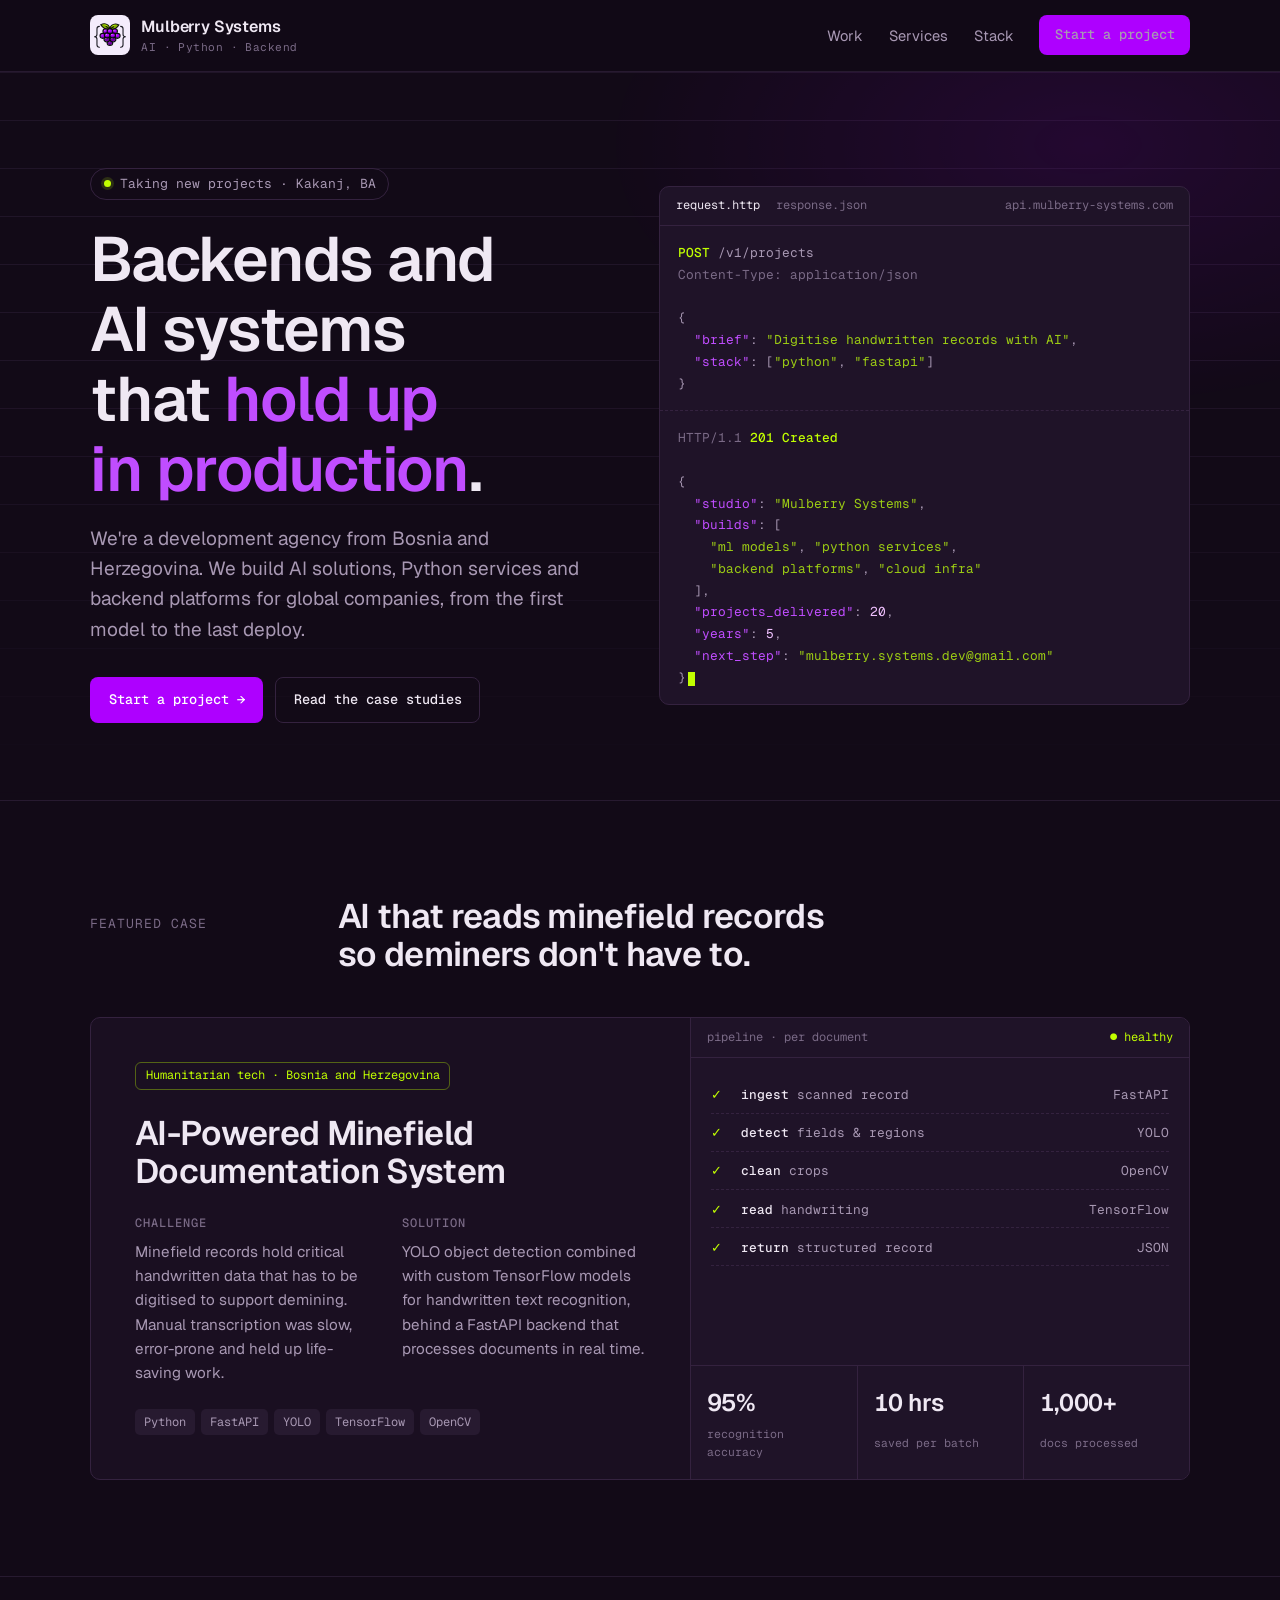
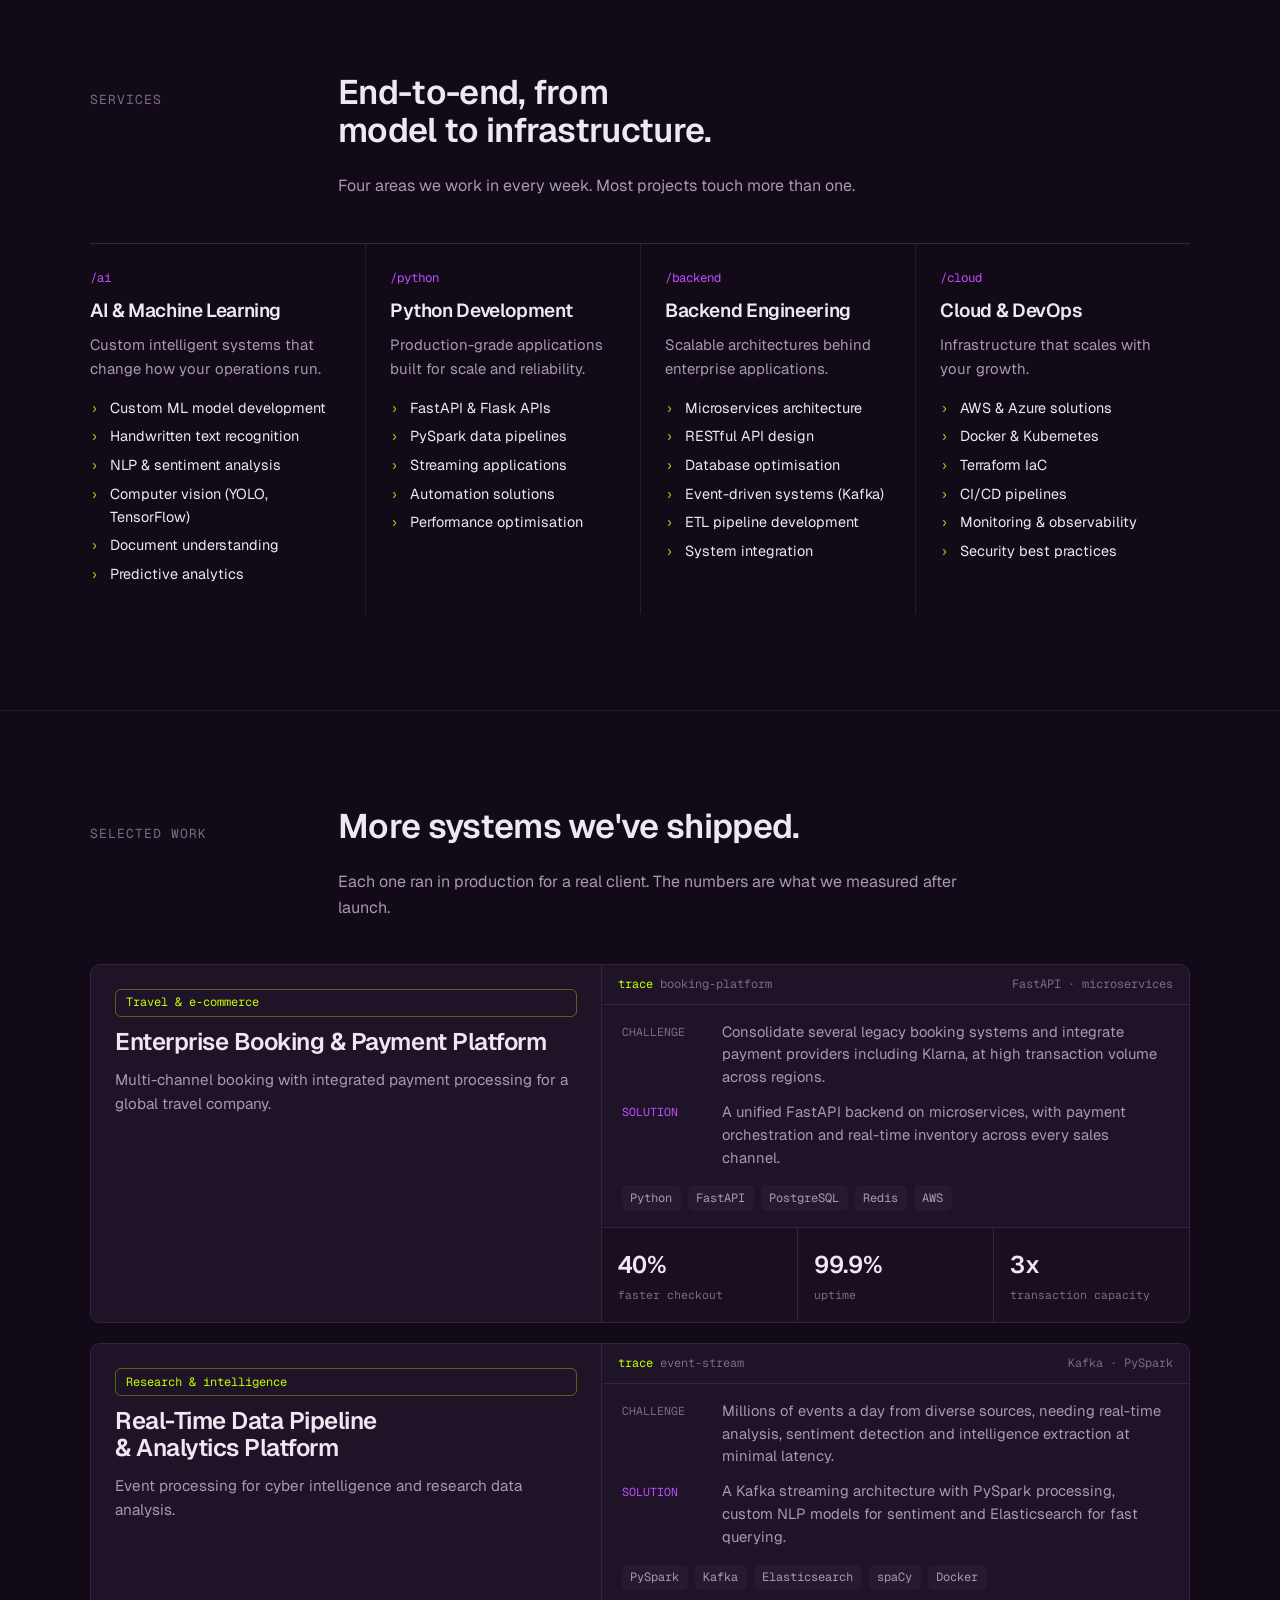
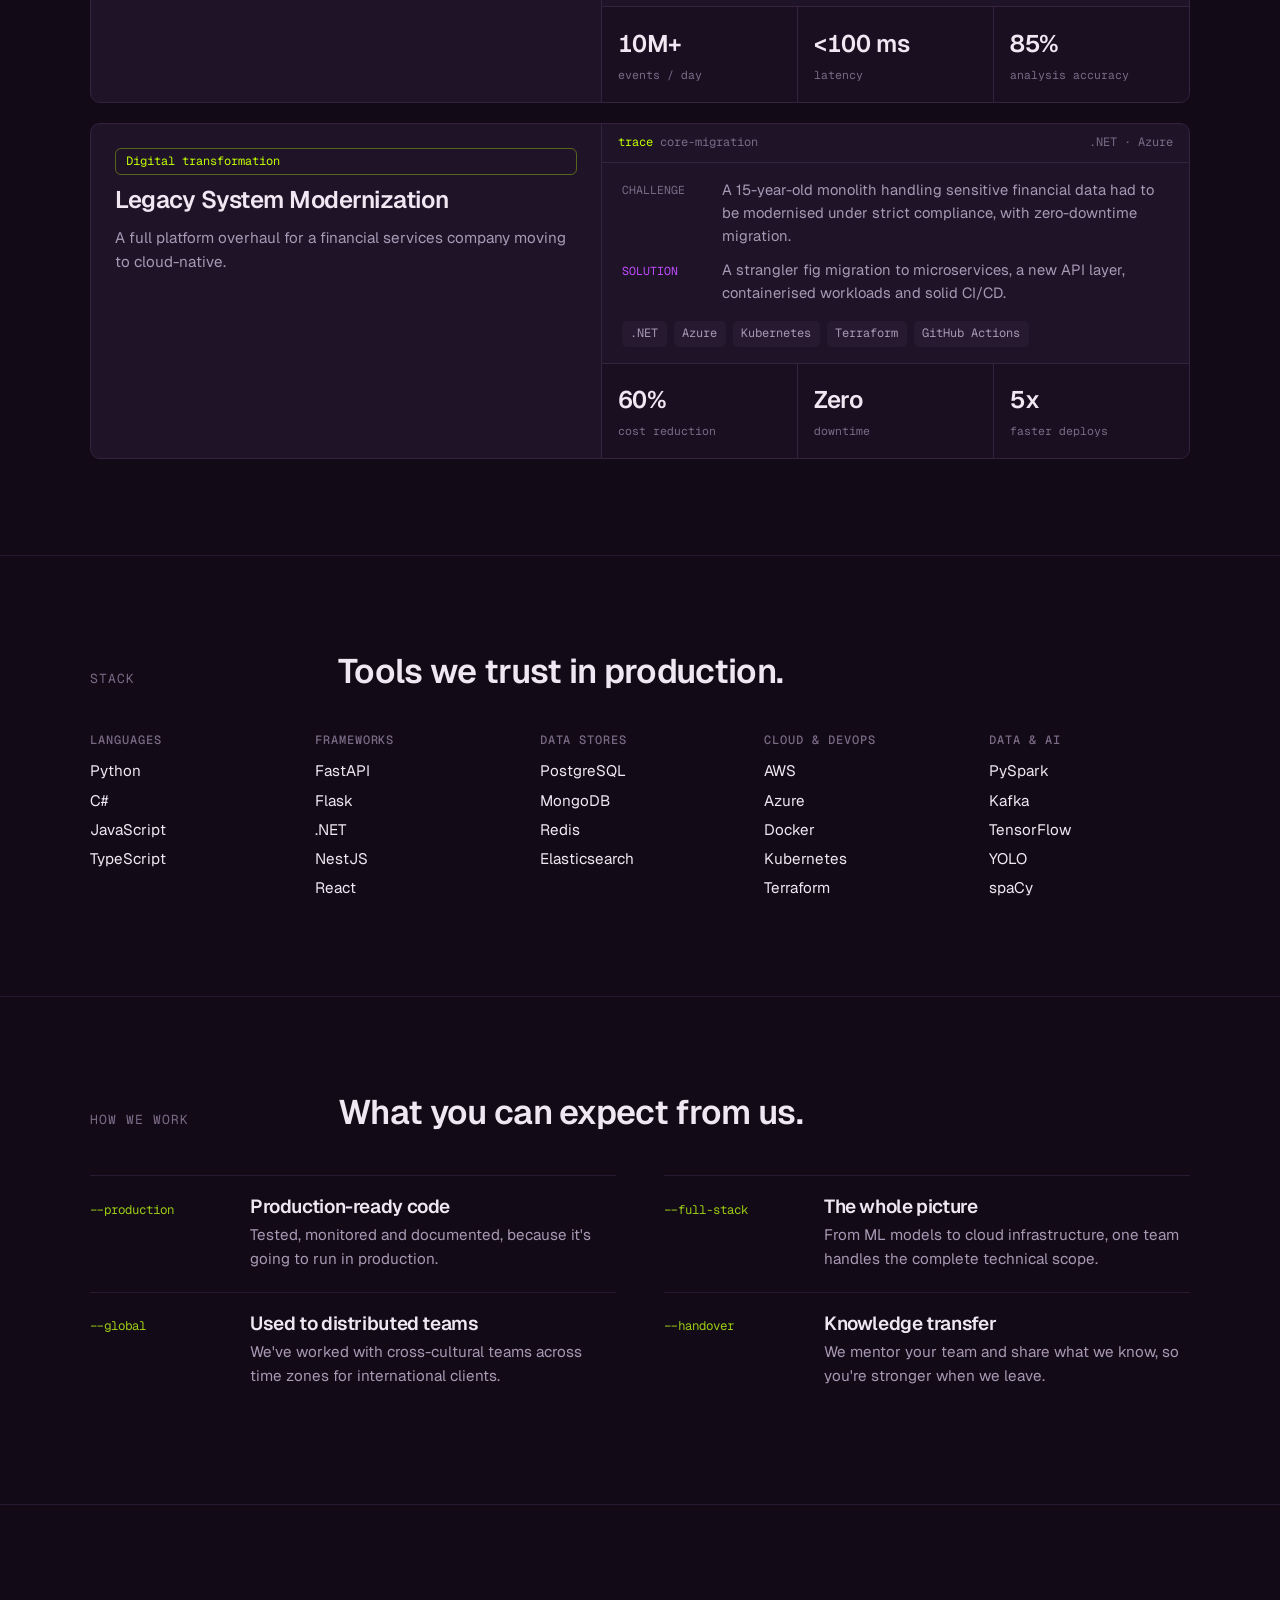
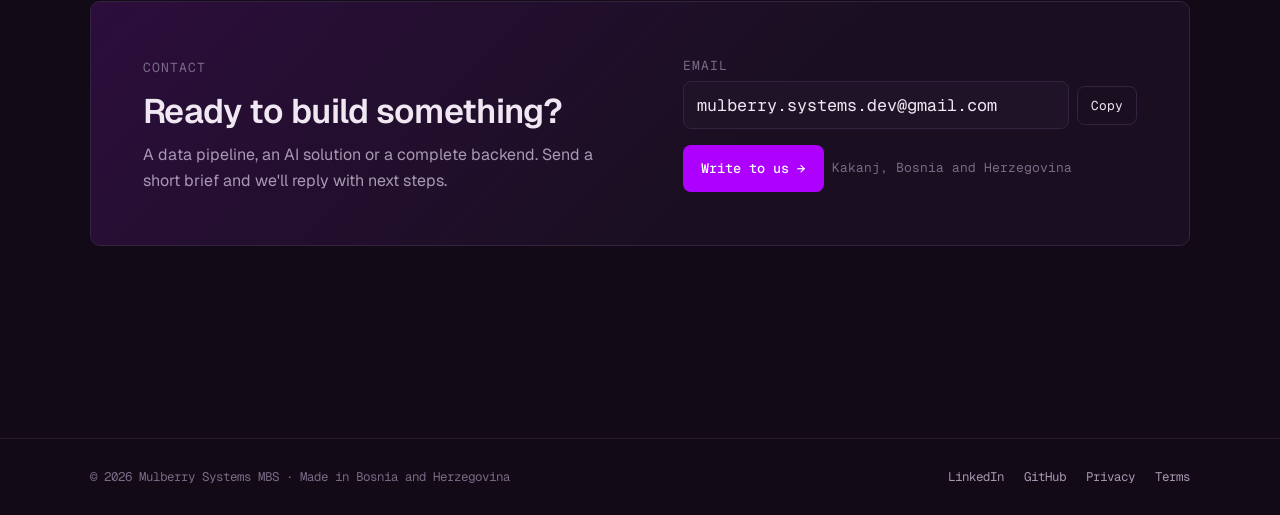
<file: design-options/option-3-console.html>
<!doctype html>
<html lang="en">
<head>
<meta charset="utf-8">
<meta name="viewport" content="width=device-width, initial-scale=1, viewport-fit=cover">
<title>Mulberry Systems Console</title>
<link rel="preconnect" href="https://fonts.googleapis.com">
<link rel="preconnect" href="https://fonts.gstatic.com" crossorigin>
<link href="https://fonts.googleapis.com/css2?family=Geist:wght@400;500;600;700&family=Geist+Mono:wght@400;500&display=swap" rel="stylesheet">
<style>
/* Layout: left-aligned 1180px column; hero splits headline / request-response panel; work items read as service traces. */
:root {
  --ground: #120a17;
  --ground-2: #1a0f21;
  --panel: #1f1328;
  --line: #34223f;
  --line-soft: #271a30;
  --fg: #efe8f3;
  --fg-muted: #a898b3;
  --fg-dim: #7a6a86;
  --mulberry: #c04dff;
  --mulberry-deep: #ae00ff;
  --mulberry-wash: rgba(174, 0, 255, 0.12);
  --leaf: #c1ff00;
  --leaf-muted: #9ccc14;
  --badge: #f4ecfc;
  --font-sans: "Geist", ui-sans-serif, system-ui, -apple-system, "Segoe UI", sans-serif;
  --font-mono: "Geist Mono", ui-monospace, "SF Mono", Menlo, Consolas, monospace;
  --step--1: 0.8125rem;
  --step-0: 1rem;
  --step-1: 1.1875rem;
  --step-2: 1.5rem;
  --step-3: 2.125rem;
  --step-4: clamp(2.4rem, 5.2vw, 3.9rem);
  --radius: 10px;
  color-scheme: dark;
}
* { box-sizing: border-box; margin: 0; padding: 0; }
html { scroll-behavior: smooth; }
body {
  background: var(--ground);
  color: var(--fg);
  font-family: var(--font-sans);
  font-size: var(--step-0);
  line-height: 1.6;
  -webkit-font-smoothing: antialiased;
}
a { color: inherit; }
:focus-visible { outline: 2px solid var(--leaf); outline-offset: 3px; border-radius: 4px; }
.wrap { max-width: 1180px; margin: 0 auto; padding-inline: clamp(16px, 4vw, 40px); }
h1, h2, h3 { text-wrap: balance; font-weight: 600; letter-spacing: -0.02em; line-height: 1.12; }
.mono { font-family: var(--font-mono); }
.label {
  font-family: var(--font-mono);
  font-size: var(--step--1);
  text-transform: uppercase;
  letter-spacing: 0.08em;
  color: var(--fg-dim);
}

/* Nav */
.nav {
  position: sticky; top: env(safe-area-inset-top, 0px); z-index: 10;
  background: rgba(18, 10, 23, 0.88);
  backdrop-filter: blur(10px);
  border-bottom: 1px solid var(--line-soft);
}
.nav .wrap { display: flex; align-items: center; justify-content: space-between; gap: 1rem; padding-block: 0.85rem; }
.brand { display: flex; align-items: center; gap: 0.7rem; text-decoration: none; font-weight: 600; letter-spacing: -0.01em; }
.logo-tile { display: grid; place-items: center; background: var(--badge); border-radius: 8px; width: 40px; height: 40px; flex: none; }
.logo-tile svg { width: 32px; height: 26px; }
.brand small { display: block; font-family: var(--font-mono); font-weight: 400; font-size: 0.7rem; color: var(--fg-dim); letter-spacing: 0.04em; }
.nav-links { display: flex; align-items: center; gap: 1.6rem; list-style: none; font-size: 0.92rem; }
.nav-links a { text-decoration: none; color: var(--fg-muted); }
.nav-links a:hover { color: var(--fg); }
.btn {
  display: inline-flex; align-items: center; gap: 0.5rem;
  font-family: var(--font-mono); font-size: 0.85rem; font-weight: 500;
  padding: 0.7rem 1.1rem; border-radius: 8px; text-decoration: none;
  border: 1px solid transparent; transition: background 0.2s, border-color 0.2s;
}
.btn-primary { background: var(--mulberry-deep); color: #fff; }
.btn-primary:hover { background: #9500db; }
.btn-ghost { border-color: var(--line); color: var(--fg); }
.btn-ghost:hover { border-color: var(--fg-dim); }
.nav .btn { padding: 0.5rem 0.9rem; }
@media (max-width: 760px) { .nav-links li:not(:last-child) { display: none; } }

/* Hero */
.hero { padding-block: clamp(3rem, 8vw, 6rem) clamp(3rem, 6vw, 5rem); position: relative; }
.hero::before {
  content: ""; position: absolute; inset: 0; pointer-events: none;
  background:
    radial-gradient(700px 380px at 85% 10%, rgba(174, 0, 255, 0.16), transparent 70%),
    linear-gradient(var(--line-soft) 1px, transparent 1px) 0 0 / 100% 48px;
  mask-image: linear-gradient(to bottom, #000 40%, transparent);
  opacity: 0.7;
}
.hero .wrap { position: relative; display: grid; grid-template-columns: minmax(0, 1fr) minmax(0, 1.05fr); gap: clamp(2rem, 5vw, 4rem); align-items: center; }
@media (max-width: 900px) { .hero .wrap { grid-template-columns: 1fr; } }
.status { display: inline-flex; align-items: center; gap: 0.55rem; font-family: var(--font-mono); font-size: var(--step--1); color: var(--fg-muted); border: 1px solid var(--line); border-radius: 999px; padding: 0.3rem 0.8rem; margin-bottom: 1.5rem; }
.dot { width: 7px; height: 7px; border-radius: 50%; background: var(--leaf); box-shadow: 0 0 0 3px rgba(193, 255, 0, 0.15); }
.hero h1 { font-size: var(--step-4); margin-bottom: 1.25rem; }
.hero h1 em { font-style: normal; color: var(--mulberry); }
.hero p.lede { color: var(--fg-muted); font-size: var(--step-1); max-width: 34rem; margin-bottom: 2rem; }
.hero-ctas { display: flex; flex-wrap: wrap; gap: 0.75rem; }

.panel { background: var(--panel); border: 1px solid var(--line); border-radius: var(--radius); overflow: hidden; min-width: 0; }
.panel-bar { display: flex; align-items: center; justify-content: space-between; gap: 1rem; padding: 0.6rem 1rem; border-bottom: 1px solid var(--line); font-family: var(--font-mono); font-size: 0.75rem; color: var(--fg-dim); }
.panel-bar .tabs { display: flex; gap: 1rem; }
.panel-bar .tabs span.on { color: var(--fg); }
.code { font-family: var(--font-mono); font-size: 0.8rem; line-height: 1.7; padding: 1rem 1.1rem; overflow-x: auto; white-space: pre; color: var(--fg-muted); }
.code + .code { border-top: 1px dashed var(--line); }
.k { color: var(--mulberry); } .s { color: var(--leaf-muted); } .n { color: #f0c2ff; } .c { color: var(--fg-dim); } .m { color: var(--leaf); font-weight: 500; }
.cursor { display: inline-block; width: 0.55em; height: 1.05em; background: var(--leaf); vertical-align: text-bottom; margin-left: 2px; }
@media (prefers-reduced-motion: no-preference) {
  .cursor { animation: blink 1.1s steps(1) infinite; }
  @keyframes blink { 50% { opacity: 0; } }
}

/* Sections */
section.block { padding-block: clamp(3.5rem, 8vw, 6rem); border-top: 1px solid var(--line-soft); }
.sec-head { display: grid; grid-template-columns: 200px minmax(0, 1fr); gap: 1.5rem 3rem; margin-bottom: 2.75rem; align-items: baseline; }
.sec-head h2 { font-size: var(--step-3); max-width: 22ch; }
.sec-head p { grid-column: 2; color: var(--fg-muted); max-width: 60ch; }
@media (max-width: 760px) { .sec-head { grid-template-columns: 1fr; } .sec-head p { grid-column: 1; } }

/* Featured case */
.featured { display: grid; grid-template-columns: minmax(0, 1.2fr) minmax(0, 1fr); gap: 0; border: 1px solid var(--line); border-radius: var(--radius); overflow: hidden; background: var(--ground-2); }
.featured-body { padding: clamp(1.5rem, 4vw, 2.75rem); display: flex; flex-direction: column; gap: 1.5rem; min-width: 0; }
.featured-body h3 { font-size: var(--step-3); }
.tag { display: inline-flex; align-self: flex-start; font-family: var(--font-mono); font-size: 0.75rem; color: var(--leaf); border: 1px solid rgba(193, 255, 0, 0.35); padding: 0.2rem 0.6rem; border-radius: 6px; }
.cs-grid { display: grid; grid-template-columns: repeat(2, minmax(0, 1fr)); gap: 1.5rem; }
.cs-grid h4 { font-family: var(--font-mono); font-size: 0.75rem; font-weight: 500; text-transform: uppercase; letter-spacing: 0.08em; color: var(--fg-dim); margin-bottom: 0.4rem; }
.cs-grid p { color: var(--fg-muted); font-size: 0.95rem; }
.featured-side { background: var(--panel); border-left: 1px solid var(--line); display: flex; flex-direction: column; min-width: 0; }
.pipeline { list-style: none; padding: 1.25rem 1.25rem 0.5rem; font-family: var(--font-mono); font-size: 0.8rem; display: grid; gap: 0.15rem; }
.pipeline li { display: grid; grid-template-columns: 1.25rem minmax(0, 1fr) auto; gap: 0.6rem; align-items: baseline; padding: 0.45rem 0; border-bottom: 1px dashed var(--line); color: var(--fg-muted); }
.pipeline li b { color: var(--fg); font-weight: 500; }
.pipeline .ok { color: var(--leaf); }
.big-metrics { display: grid; grid-template-columns: repeat(3, minmax(0, 1fr)); margin-top: auto; border-top: 1px solid var(--line); }
.big-metrics div { padding: 1.1rem 1rem; display: grid; gap: 0.15rem; }
.big-metrics div + div { border-left: 1px solid var(--line); }
.big-metrics strong { font-size: var(--step-2); font-weight: 600; font-variant-numeric: tabular-nums; letter-spacing: -0.02em; }
.big-metrics span { font-family: var(--font-mono); font-size: 0.72rem; color: var(--fg-dim); }
.chips { display: flex; flex-wrap: wrap; gap: 0.4rem; }
.chips span { font-family: var(--font-mono); font-size: 0.75rem; color: var(--fg-muted); background: var(--line-soft); padding: 0.2rem 0.55rem; border-radius: 5px; }
@media (max-width: 900px) { .featured { grid-template-columns: 1fr; } .featured-side { border-left: 0; border-top: 1px solid var(--line); } }
@media (max-width: 520px) { .cs-grid { grid-template-columns: 1fr; } }

/* Services */
.services { display: grid; grid-template-columns: repeat(4, minmax(0, 1fr)); border-top: 1px solid var(--line); }
.service { padding: 1.5rem 1.5rem 1.75rem 0; display: grid; align-content: start; gap: 0.75rem; min-width: 0; }
.service + .service { padding-left: 1.5rem; border-left: 1px solid var(--line-soft); }
.service .path { font-family: var(--font-mono); font-size: 0.78rem; color: var(--mulberry); }
.service h3 { font-size: var(--step-1); }
.service p { color: var(--fg-muted); font-size: 0.93rem; }
.service ul { list-style: none; display: grid; gap: 0.35rem; font-size: 0.9rem; margin-top: 0.25rem; }
.service li { display: grid; grid-template-columns: 0.9rem minmax(0, 1fr); gap: 0.35rem; }
.service li::before { content: "›"; font-family: var(--font-mono); color: var(--leaf-muted); }
@media (max-width: 980px) {
  .services { grid-template-columns: repeat(2, minmax(0, 1fr)); }
  .service:nth-child(3) { padding-left: 0; border-left: 0; }
  .service:nth-child(n+3) { border-top: 1px solid var(--line-soft); }
}
@media (max-width: 560px) {
  .services { grid-template-columns: 1fr; }
  .service, .service + .service { padding-left: 0; border-left: 0; }
  .service + .service { border-top: 1px solid var(--line-soft); }
}

/* Traces */
.traces { display: grid; gap: 1.25rem; }
.trace { display: grid; grid-template-columns: minmax(0, 1fr) minmax(0, 1.15fr); }
.trace .panel-bar .method { color: var(--leaf); }
.trace-intro { padding: 1.5rem; display: grid; align-content: start; gap: 0.75rem; border-right: 1px solid var(--line); min-width: 0; }
.trace-intro h3 { font-size: var(--step-2); }
.trace-intro p { color: var(--fg-muted); font-size: 0.95rem; }
.trace-log { min-width: 0; display: flex; flex-direction: column; }
.log { list-style: none; font-family: var(--font-mono); font-size: 0.8rem; padding: 1rem 1.25rem; display: grid; gap: 0.75rem; }
.log li { display: grid; grid-template-columns: 5.5rem minmax(0, 1fr); gap: 0.75rem; }
.log .lv { color: var(--fg-dim); text-transform: uppercase; font-size: 0.72rem; padding-top: 0.15rem; }
.log .lv.sol { color: var(--mulberry); }
.log .txt { color: var(--fg-muted); font-family: var(--font-sans); font-size: 0.92rem; line-height: 1.55; }
.trace .big-metrics { background: var(--ground-2); }
.trace .chips { padding: 0 1.25rem 1rem; }
@media (max-width: 900px) { .trace { grid-template-columns: 1fr; } .trace-intro { border-right: 0; border-bottom: 1px solid var(--line); } }
@media (max-width: 460px) { .log li { grid-template-columns: 1fr; gap: 0.2rem; } }

/* Stack */
.stack { display: grid; grid-template-columns: repeat(5, minmax(0, 1fr)); gap: 1.5rem; }
.stack h3 { font-family: var(--font-mono); font-size: 0.75rem; font-weight: 500; letter-spacing: 0.08em; text-transform: uppercase; color: var(--fg-dim); margin-bottom: 0.75rem; }
.stack ul { list-style: none; display: grid; gap: 0.3rem; }
.stack li { font-size: 0.95rem; }
@media (max-width: 900px) { .stack { grid-template-columns: repeat(3, minmax(0, 1fr)); } }
@media (max-width: 520px) { .stack { grid-template-columns: repeat(2, minmax(0, 1fr)); } }

/* How we work */
.principles { display: grid; grid-template-columns: repeat(2, minmax(0, 1fr)); gap: 0 3rem; }
.principle { display: grid; grid-template-columns: 9rem minmax(0, 1fr); gap: 1rem; padding-block: 1.25rem; border-top: 1px solid var(--line-soft); }
.principle .flag { font-family: var(--font-mono); font-size: 0.78rem; color: var(--leaf-muted); padding-top: 0.2rem; }
.principle h3 { font-size: var(--step-1); margin-bottom: 0.35rem; }
.principle p { color: var(--fg-muted); font-size: 0.95rem; }
@media (max-width: 860px) { .principles { grid-template-columns: 1fr; } }
@media (max-width: 460px) { .principle { grid-template-columns: 1fr; gap: 0.3rem; } }

/* Contact */
.contact-box { display: grid; grid-template-columns: minmax(0, 1.1fr) minmax(0, 1fr); gap: 2.5rem; align-items: center; padding: clamp(1.75rem, 5vw, 3.25rem); border: 1px solid var(--line); border-radius: var(--radius); background: linear-gradient(135deg, var(--mulberry-wash), transparent 60%), var(--ground-2); }
.contact-box h2 { font-size: var(--step-3); margin-bottom: 0.75rem; }
.contact-box p { color: var(--fg-muted); max-width: 44ch; }
.contact-card { display: grid; gap: 1rem; }
.field { display: grid; gap: 0.3rem; }
.field-row { display: flex; flex-wrap: wrap; align-items: center; gap: 0.5rem; }
.email { font-family: var(--font-mono); font-size: clamp(0.85rem, 2.4vw, 1.05rem); color: var(--fg); user-select: all; word-break: break-all; background: var(--panel); border: 1px solid var(--line); border-radius: 8px; padding: 0.6rem 0.8rem; flex: 1 1 16rem; min-width: 0; }
.copy { font-family: var(--font-mono); font-size: 0.8rem; color: var(--fg); background: transparent; border: 1px solid var(--line); border-radius: 8px; padding: 0.6rem 0.8rem; cursor: pointer; }
.copy:hover { border-color: var(--fg-dim); }
@media (max-width: 820px) { .contact-box { grid-template-columns: 1fr; } }

footer { border-top: 1px solid var(--line-soft); margin-top: clamp(3.5rem, 8vw, 6rem); }
footer .wrap { display: flex; flex-wrap: wrap; justify-content: space-between; gap: 1rem; padding-block: 1.75rem; font-family: var(--font-mono); font-size: 0.78rem; color: var(--fg-dim); }
footer nav { display: flex; gap: 1.25rem; flex-wrap: wrap; }
footer a { text-decoration: none; color: var(--fg-muted); }
footer a:hover { color: var(--fg); }
</style>
</head>
<body>
  <svg width="0" height="0" style="position:absolute" aria-hidden="true">
    <symbol id="mbs-logo" viewBox="0 0 264 213" fill="none" xmlns="http://www.w3.org/2000/svg">
      <path d="M56.2113 20.943C107.708 -4.52195 140.797 46.6905 122.922 55.1507C94.8834 67.7663 66.7654 37.6021 56.2113 20.943Z" fill="#c1ff00"/>
      <path d="M55.7677 24.1096C100.554 9.65158 138.074 53.5974 122.479 58.3174C97.932 65.2051 67.7769 38.3821 55.7677 24.1096Z" fill="#85b000"/>
      <path d="M56.2113 20.943C107.708 -4.52195 140.797 46.6905 122.922 55.1507C94.8834 67.7663 66.7654 37.6021 56.2113 20.943Z" stroke="#0a0a0f" stroke-width="9"/>
      <path d="M99.5 36.9807C122.24 48.9807 125.496 53.314 124.281 53.9807" stroke="#0a0a0f" stroke-width="9" stroke-linecap="round"/>
      <path d="M205.017 22.943C153.52 -2.52195 120.431 48.6905 138.306 57.1507C166.345 69.7663 194.463 39.6021 205.017 22.943Z" fill="#c1ff00"/>
      <path d="M205.461 26.1096C160.675 11.6516 123.155 55.5974 138.75 60.3174C163.296 67.2051 193.452 40.3821 205.461 26.1096Z" fill="#85b000"/>
      <path d="M205.017 22.943C153.52 -2.52195 120.431 48.6905 138.306 57.1507C166.345 69.7663 194.463 39.6021 205.017 22.943Z" stroke="#0a0a0f" stroke-width="9"/>
      <path d="M161.728 38.9807C138.988 50.9807 135.733 55.314 136.947 55.9807" stroke="#0a0a0f" stroke-width="9" stroke-linecap="round"/>
      <rect x="120.5" y="118.981" width="23" height="18" fill="#0a0a0f"/>
      <path d="M72.5 131.57C83.5457 131.57 92.5 123.534 92.5 113.622C92.5 103.709 83.5457 95.673 72.5 95.673C61.4543 95.673 52.5 103.709 52.5 113.622C52.5 123.534 61.4543 131.57 72.5 131.57Z" fill="#7100a5"/>
      <path d="M74.0628 121.576C84.9407 119.855 92.6706 112.919 91.3279 106.086C89.9853 99.2524 80.0786 95.1081 69.2007 96.8294C58.3228 98.5508 50.593 105.486 51.9356 112.319C53.2783 119.153 63.1849 123.297 74.0628 121.576Z" fill="#ae00ff"/>
      <path d="M65.5 109.135C68.2614 109.135 70.5 107.126 70.5 104.647C70.5 102.169 68.2614 100.16 65.5 100.16C62.7386 100.16 60.5 102.169 60.5 104.647C60.5 107.126 62.7386 109.135 65.5 109.135Z" fill="#E3CEE0"/>
      <path d="M72.5 134.263C85.2025 134.263 95.5 125.021 95.5 113.622C95.5 102.222 85.2025 92.9807 72.5 92.9807C59.7975 92.9807 49.5 102.222 49.5 113.622C49.5 125.021 59.7975 134.263 72.5 134.263Z" stroke="#0a0a0f" stroke-width="9"/>
      <path d="M192.5 131.57C203.546 131.57 212.5 123.534 212.5 113.622C212.5 103.709 203.546 95.673 192.5 95.673C181.454 95.673 172.5 103.709 172.5 113.622C172.5 123.534 181.454 131.57 192.5 131.57Z" fill="#7100a5"/>
      <path d="M194.063 121.576C204.941 119.855 212.671 112.919 211.328 106.086C209.985 99.2524 200.079 95.1081 189.201 96.8294C178.323 98.5508 170.593 105.486 171.936 112.319C173.278 119.153 183.185 123.297 194.063 121.576Z" fill="#ae00ff"/>
      <path d="M185.5 109.135C188.261 109.135 190.5 107.126 190.5 104.647C190.5 102.169 188.261 100.16 185.5 100.16C182.739 100.16 180.5 102.169 180.5 104.647C180.5 107.126 182.739 109.135 185.5 109.135Z" fill="#E3CEE0"/>
      <path d="M192.5 134.263C205.203 134.263 215.5 125.021 215.5 113.622C215.5 102.222 205.203 92.9807 192.5 92.9807C179.797 92.9807 169.5 102.222 169.5 113.622C169.5 125.021 179.797 134.263 192.5 134.263Z" stroke="#0a0a0f" stroke-width="9"/>
      <path d="M170.5 93.5704C181.546 93.5704 190.5 85.5345 190.5 75.6217C190.5 65.7089 181.546 57.673 170.5 57.673C159.454 57.673 150.5 65.7089 150.5 75.6217C150.5 85.5345 159.454 93.5704 170.5 93.5704Z" fill="#7100a5"/>
      <path d="M172.063 83.5759C182.941 81.8545 190.671 74.9194 189.328 68.0859C187.985 61.2524 178.079 57.1081 167.201 58.8294C156.323 60.5508 148.593 67.4859 149.936 74.3194C151.278 81.153 161.185 85.2972 172.063 83.5759Z" fill="#ae00ff"/>
      <path d="M163.5 71.1345C166.261 71.1345 168.5 69.1255 168.5 66.6473C168.5 64.1691 166.261 62.1602 163.5 62.1602C160.739 62.1602 158.5 64.1691 158.5 66.6473C158.5 69.1255 160.739 71.1345 163.5 71.1345Z" fill="#E3CEE0"/>
      <path d="M170.5 96.2627C183.203 96.2627 193.5 87.0214 193.5 75.6217C193.5 64.222 183.203 54.9807 170.5 54.9807C157.797 54.9807 147.5 64.222 147.5 75.6217C147.5 87.0214 157.797 96.2627 170.5 96.2627Z" stroke="#0a0a0f" stroke-width="9"/>
      <path d="M96.5 93.5704C107.546 93.5704 116.5 85.5345 116.5 75.6217C116.5 65.7089 107.546 57.673 96.5 57.673C85.4543 57.673 76.5 65.7089 76.5 75.6217C76.5 85.5345 85.4543 93.5704 96.5 93.5704Z" fill="#7100a5"/>
      <path d="M98.0628 83.5759C108.941 81.8545 116.671 74.9194 115.328 68.0859C113.985 61.2524 104.079 57.1081 93.2007 58.8294C82.3228 60.5508 74.593 67.4859 75.9356 74.3194C77.2783 81.153 87.1849 85.2972 98.0628 83.5759Z" fill="#ae00ff"/>
      <path d="M89.5 71.1345C92.2614 71.1345 94.5 69.1255 94.5 66.6473C94.5 64.1691 92.2614 62.1602 89.5 62.1602C86.7386 62.1602 84.5 64.1691 84.5 66.6473C84.5 69.1255 86.7386 71.1345 89.5 71.1345Z" fill="#E3CEE0"/>
      <path d="M96.5 96.2627C109.203 96.2627 119.5 87.0214 119.5 75.6217C119.5 64.222 109.203 54.9807 96.5 54.9807C83.7975 54.9807 73.5 64.222 73.5 75.6217C73.5 87.0214 83.7975 96.2627 96.5 96.2627Z" stroke="#0a0a0f" stroke-width="9"/>
      <path d="M219.5 34.9807C231.5 34.9807 239.5 43.2187 239.5 55.5759V100.885C239.5 113.243 247.5 121.481 259.5 121.481C247.5 121.481 239.5 129.719 239.5 142.076V187.385C239.5 199.743 231.5 207.981 219.5 207.981" stroke="#1a1a22" stroke-width="9" stroke-linecap="round" stroke-linejoin="round"/>
      <path d="M44.5 34.9807C32.5 34.9807 24.5 43.2187 24.5 55.5759V100.885C24.5 113.243 16.5 121.481 4.5 121.481C16.5 121.481 24.5 129.719 24.5 142.076V187.385C24.5 199.743 32.5 207.981 44.5 207.981" stroke="#1a1a22" stroke-width="9" stroke-linecap="round" stroke-linejoin="round"/>
      <path d="M131.5 189.57C142.546 189.57 151.5 181.534 151.5 171.622C151.5 161.709 142.546 153.673 131.5 153.673C120.454 153.673 111.5 161.709 111.5 171.622C111.5 181.534 120.454 189.57 131.5 189.57Z" fill="#7100a5"/>
      <path d="M124.5 167.135C127.261 167.135 129.5 165.126 129.5 162.647C129.5 160.169 127.261 158.16 124.5 158.16C121.739 158.16 119.5 160.169 119.5 162.647C119.5 165.126 121.739 167.135 124.5 167.135Z" fill="#E3CEE0"/>
      <path d="M131.5 192.263C144.203 192.263 154.5 183.021 154.5 171.622C154.5 160.222 144.203 150.981 131.5 150.981C118.797 150.981 108.5 160.222 108.5 171.622C108.5 183.021 118.797 192.263 131.5 192.263Z" stroke="#0a0a0f" stroke-width="9"/>
      <path d="M106.5 161.176C118.026 161.176 127.37 152.806 127.37 142.481C127.37 132.155 118.026 123.785 106.5 123.785C94.9741 123.785 85.6304 132.155 85.6304 142.481C85.6304 152.806 94.9741 161.176 106.5 161.176Z" fill="#7100a5"/>
      <path d="M99.1957 137.807C102.077 137.807 104.413 135.714 104.413 133.133C104.413 130.552 102.077 128.459 99.1957 128.459C96.3142 128.459 93.9783 130.552 93.9783 133.133C93.9783 135.714 96.3142 137.807 99.1957 137.807Z" fill="#E3CEE0"/>
      <path d="M106.5 163.981C119.755 163.981 130.5 154.355 130.5 142.481C130.5 130.607 119.755 120.981 106.5 120.981C93.2452 120.981 82.5 130.607 82.5 142.481C82.5 154.355 93.2452 163.981 106.5 163.981Z" stroke="#0a0a0f" stroke-width="9"/>
      <path d="M156.5 161.176C168.026 161.176 177.37 152.806 177.37 142.481C177.37 132.155 168.026 123.785 156.5 123.785C144.974 123.785 135.63 132.155 135.63 142.481C135.63 152.806 144.974 161.176 156.5 161.176Z" fill="#7100a5"/>
      <path d="M149.196 137.807C152.077 137.807 154.413 135.714 154.413 133.133C154.413 130.552 152.077 128.459 149.196 128.459C146.314 128.459 143.978 130.552 143.978 133.133C143.978 135.714 146.314 137.807 149.196 137.807Z" fill="#E3CEE0"/>
      <path d="M156.5 163.981C169.755 163.981 180.5 154.355 180.5 142.481C180.5 130.607 169.755 120.981 156.5 120.981C143.245 120.981 132.5 130.607 132.5 142.481C132.5 154.355 143.245 163.981 156.5 163.981Z" stroke="#0a0a0f" stroke-width="9"/>
      <path d="M108.5 127.57C119.546 127.57 128.5 119.534 128.5 109.622C128.5 99.7089 119.546 91.673 108.5 91.673C97.4543 91.673 88.5 99.7089 88.5 109.622C88.5 119.534 97.4543 127.57 108.5 127.57Z" fill="#7100a5"/>
      <path d="M110.063 117.576C120.941 115.855 128.671 108.919 127.328 102.086C125.985 95.2524 116.079 91.1081 105.201 92.8294C94.3228 94.5508 86.593 101.486 87.9356 108.319C89.2783 115.153 99.1849 119.297 110.063 117.576Z" fill="#ae00ff"/>
      <path d="M101.5 105.135C104.261 105.135 106.5 103.126 106.5 100.647C106.5 98.1691 104.261 96.1602 101.5 96.1602C98.7386 96.1602 96.5 98.1691 96.5 100.647C96.5 103.126 98.7386 105.135 101.5 105.135Z" fill="#E3CEE0"/>
      <path d="M108.5 130.263C121.203 130.263 131.5 121.021 131.5 109.622C131.5 98.222 121.203 88.9807 108.5 88.9807C95.7975 88.9807 85.5 98.222 85.5 109.622C85.5 121.021 95.7975 130.263 108.5 130.263Z" stroke="#0a0a0f" stroke-width="9"/>
      <path d="M154.5 127.57C165.546 127.57 174.5 119.534 174.5 109.622C174.5 99.7089 165.546 91.673 154.5 91.673C143.454 91.673 134.5 99.7089 134.5 109.622C134.5 119.534 143.454 127.57 154.5 127.57Z" fill="#7100a5"/>
      <path d="M156.063 117.576C166.941 115.855 174.671 108.919 173.328 102.086C171.985 95.2524 162.079 91.1081 151.201 92.8294C140.323 94.5508 132.593 101.486 133.936 108.319C135.278 115.153 145.185 119.297 156.063 117.576Z" fill="#ae00ff"/>
      <path d="M147.5 105.135C150.261 105.135 152.5 103.126 152.5 100.647C152.5 98.1691 150.261 96.1602 147.5 96.1602C144.739 96.1602 142.5 98.1691 142.5 100.647C142.5 103.126 144.739 105.135 147.5 105.135Z" fill="#E3CEE0"/>
      <path d="M154.5 130.263C167.203 130.263 177.5 121.021 177.5 109.622C177.5 98.222 167.203 88.9807 154.5 88.9807C141.797 88.9807 131.5 98.222 131.5 109.622C131.5 121.021 141.797 130.263 154.5 130.263Z" stroke="#0a0a0f" stroke-width="9"/>
      <path d="M131.5 92.5704C142.546 92.5704 151.5 84.5345 151.5 74.6217C151.5 64.7089 142.546 56.673 131.5 56.673C120.454 56.673 111.5 64.7089 111.5 74.6217C111.5 84.5345 120.454 92.5704 131.5 92.5704Z" fill="#7100a5"/>
      <path d="M133.063 82.5759C143.941 80.8545 151.671 73.9194 150.328 67.0859C148.985 60.2524 139.079 56.1081 128.201 57.8294C117.323 59.5508 109.593 66.4859 110.936 73.3194C112.278 80.153 122.185 84.2972 133.063 82.5759Z" fill="#ae00ff"/>
      <path d="M124.5 70.1345C127.261 70.1345 129.5 68.1255 129.5 65.6473C129.5 63.1691 127.261 61.1602 124.5 61.1602C121.739 61.1602 119.5 63.1691 119.5 65.6473C119.5 68.1255 121.739 70.1345 124.5 70.1345Z" fill="#E3CEE0"/>
      <path d="M131.5 95.2627C144.203 95.2627 154.5 86.0214 154.5 74.6217C154.5 63.222 144.203 53.9807 131.5 53.9807C118.797 53.9807 108.5 63.222 108.5 74.6217C108.5 86.0214 118.797 95.2627 131.5 95.2627Z" stroke="#0a0a0f" stroke-width="9"/>
    </symbol>
  </svg>

<header class="nav">
  <div class="wrap">
    <a class="brand" href="#top" aria-label="Mulberry Systems home">
      <span class="logo-tile"><svg viewBox="0 0 264 213" aria-hidden="true"><use href="#mbs-logo"></use></svg></span>
      <span>Mulberry Systems<small>AI · Python · Backend</small></span>
    </a>
    <ul class="nav-links">
      <li><a href="#work">Work</a></li>
      <li><a href="#services">Services</a></li>
      <li><a href="#stack">Stack</a></li>
      <li><a class="btn btn-primary" href="#contact">Start a project</a></li>
    </ul>
  </div>
</header>

<main id="top">
  <section class="hero">
    <div class="wrap">
      <div>
        <span class="status"><span class="dot"></span>Taking new projects · Kakanj, BA</span>
        <h1>Backends and AI systems that <em>hold up in production</em>.</h1>
        <p class="lede">We're a development agency from Bosnia and Herzegovina. We build AI solutions, Python services and backend platforms for global companies, from the first model to the last deploy.</p>
        <div class="hero-ctas">
          <a class="btn btn-primary" href="#contact">Start a project →</a>
          <a class="btn btn-ghost" href="#work">Read the case studies</a>
        </div>
      </div>

      <div class="panel" aria-label="Example API request and response describing Mulberry Systems">
        <div class="panel-bar">
          <div class="tabs"><span class="on">request.http</span><span>response.json</span></div>
          <span>api.mulberry-systems.com</span>
        </div>
<div class="code"><span class="m">POST</span> /v1/projects
<span class="c">Content-Type: application/json</span>

{
  <span class="k">"brief"</span>: <span class="s">"Digitise handwritten records with AI"</span>,
  <span class="k">"stack"</span>: [<span class="s">"python"</span>, <span class="s">"fastapi"</span>]
}</div>
<div class="code"><span class="c">HTTP/1.1</span> <span class="m">201 Created</span>

{
  <span class="k">"studio"</span>: <span class="s">"Mulberry Systems"</span>,
  <span class="k">"builds"</span>: [
    <span class="s">"ml models"</span>, <span class="s">"python services"</span>,
    <span class="s">"backend platforms"</span>, <span class="s">"cloud infra"</span>
  ],
  <span class="k">"projects_delivered"</span>: <span class="n">20</span>,
  <span class="k">"years"</span>: <span class="n">5</span>,
  <span class="k">"next_step"</span>: <span class="s">"mulberry.systems.dev@gmail.com"</span>
}<span class="cursor" aria-hidden="true"></span></div>
      </div>
    </div>
  </section>

  <section class="block" id="work">
    <div class="wrap">
      <div class="sec-head">
        <span class="label">Featured case</span>
        <h2>AI that reads minefield records so deminers don't have to.</h2>
      </div>

      <article class="featured">
        <div class="featured-body">
          <span class="tag">Humanitarian tech · Bosnia and Herzegovina</span>
          <h3>AI-Powered Minefield Documentation System</h3>
          <div class="cs-grid">
            <div>
              <h4>Challenge</h4>
              <p>Minefield records hold critical handwritten data that has to be digitised to support demining. Manual transcription was slow, error-prone and held up life-saving work.</p>
            </div>
            <div>
              <h4>Solution</h4>
              <p>YOLO object detection combined with custom TensorFlow models for handwritten text recognition, behind a FastAPI backend that processes documents in real time.</p>
            </div>
          </div>
          <div class="chips"><span>Python</span><span>FastAPI</span><span>YOLO</span><span>TensorFlow</span><span>OpenCV</span></div>
        </div>
        <div class="featured-side">
          <div class="panel-bar"><span>pipeline · per document</span><span class="ok" style="color:var(--leaf)">● healthy</span></div>
          <ol class="pipeline">
            <li><span class="ok">✓</span><span><b>ingest</b> scanned record</span><span>FastAPI</span></li>
            <li><span class="ok">✓</span><span><b>detect</b> fields &amp; regions</span><span>YOLO</span></li>
            <li><span class="ok">✓</span><span><b>clean</b> crops</span><span>OpenCV</span></li>
            <li><span class="ok">✓</span><span><b>read</b> handwriting</span><span>TensorFlow</span></li>
            <li><span class="ok">✓</span><span><b>return</b> structured record</span><span>JSON</span></li>
          </ol>
          <div class="big-metrics">
            <div><strong>95%</strong><span>recognition accuracy</span></div>
            <div><strong>10 hrs</strong><span>saved per batch</span></div>
            <div><strong>1,000+</strong><span>docs processed</span></div>
          </div>
        </div>
      </article>
    </div>
  </section>

  <section class="block" id="services">
    <div class="wrap">
      <div class="sec-head">
        <span class="label">Services</span>
        <h2>End-to-end, from model to infrastructure.</h2>
        <p>Four areas we work in every week. Most projects touch more than one.</p>
      </div>
      <div class="services">
        <div class="service">
          <span class="path">/ai</span>
          <h3>AI &amp; Machine Learning</h3>
          <p>Custom intelligent systems that change how your operations run.</p>
          <ul>
            <li>Custom ML model development</li>
            <li>Handwritten text recognition</li>
            <li>NLP &amp; sentiment analysis</li>
            <li>Computer vision (YOLO, TensorFlow)</li>
            <li>Document understanding</li>
            <li>Predictive analytics</li>
          </ul>
        </div>
        <div class="service">
          <span class="path">/python</span>
          <h3>Python Development</h3>
          <p>Production-grade applications built for scale and reliability.</p>
          <ul>
            <li>FastAPI &amp; Flask APIs</li>
            <li>PySpark data pipelines</li>
            <li>Streaming applications</li>
            <li>Automation solutions</li>
            <li>Performance optimisation</li>
          </ul>
        </div>
        <div class="service">
          <span class="path">/backend</span>
          <h3>Backend Engineering</h3>
          <p>Scalable architectures behind enterprise applications.</p>
          <ul>
            <li>Microservices architecture</li>
            <li>RESTful API design</li>
            <li>Database optimisation</li>
            <li>Event-driven systems (Kafka)</li>
            <li>ETL pipeline development</li>
            <li>System integration</li>
          </ul>
        </div>
        <div class="service">
          <span class="path">/cloud</span>
          <h3>Cloud &amp; DevOps</h3>
          <p>Infrastructure that scales with your growth.</p>
          <ul>
            <li>AWS &amp; Azure solutions</li>
            <li>Docker &amp; Kubernetes</li>
            <li>Terraform IaC</li>
            <li>CI/CD pipelines</li>
            <li>Monitoring &amp; observability</li>
            <li>Security best practices</li>
          </ul>
        </div>
      </div>
    </div>
  </section>

  <section class="block">
    <div class="wrap">
      <div class="sec-head">
        <span class="label">Selected work</span>
        <h2>More systems we've shipped.</h2>
        <p>Each one ran in production for a real client. The numbers are what we measured after launch.</p>
      </div>
      <div class="traces">
        <article class="panel trace">
          <div class="trace-intro">
            <span class="tag">Travel &amp; e-commerce</span>
            <h3>Enterprise Booking &amp; Payment Platform</h3>
            <p>Multi-channel booking with integrated payment processing for a global travel company.</p>
          </div>
          <div class="trace-log">
            <div class="panel-bar"><span><span class="method">trace</span> booking-platform</span><span>FastAPI · microservices</span></div>
            <ul class="log">
              <li><span class="lv">challenge</span><span class="txt">Consolidate several legacy booking systems and integrate payment providers including Klarna, at high transaction volume across regions.</span></li>
              <li><span class="lv sol">solution</span><span class="txt">A unified FastAPI backend on microservices, with payment orchestration and real-time inventory across every sales channel.</span></li>
            </ul>
            <div class="chips"><span>Python</span><span>FastAPI</span><span>PostgreSQL</span><span>Redis</span><span>AWS</span></div>
            <div class="big-metrics">
              <div><strong>40%</strong><span>faster checkout</span></div>
              <div><strong>99.9%</strong><span>uptime</span></div>
              <div><strong>3x</strong><span>transaction capacity</span></div>
            </div>
          </div>
        </article>

        <article class="panel trace">
          <div class="trace-intro">
            <span class="tag">Research &amp; intelligence</span>
            <h3>Real-Time Data Pipeline &amp; Analytics Platform</h3>
            <p>Event processing for cyber intelligence and research data analysis.</p>
          </div>
          <div class="trace-log">
            <div class="panel-bar"><span><span class="method">trace</span> event-stream</span><span>Kafka · PySpark</span></div>
            <ul class="log">
              <li><span class="lv">challenge</span><span class="txt">Millions of events a day from diverse sources, needing real-time analysis, sentiment detection and intelligence extraction at minimal latency.</span></li>
              <li><span class="lv sol">solution</span><span class="txt">A Kafka streaming architecture with PySpark processing, custom NLP models for sentiment and Elasticsearch for fast querying.</span></li>
            </ul>
            <div class="chips"><span>PySpark</span><span>Kafka</span><span>Elasticsearch</span><span>spaCy</span><span>Docker</span></div>
            <div class="big-metrics">
              <div><strong>10M+</strong><span>events / day</span></div>
              <div><strong>&lt;100 ms</strong><span>latency</span></div>
              <div><strong>85%</strong><span>analysis accuracy</span></div>
            </div>
          </div>
        </article>

        <article class="panel trace">
          <div class="trace-intro">
            <span class="tag">Digital transformation</span>
            <h3>Legacy System Modernization</h3>
            <p>A full platform overhaul for a financial services company moving to cloud-native.</p>
          </div>
          <div class="trace-log">
            <div class="panel-bar"><span><span class="method">trace</span> core-migration</span><span>.NET · Azure</span></div>
            <ul class="log">
              <li><span class="lv">challenge</span><span class="txt">A 15-year-old monolith handling sensitive financial data had to be modernised under strict compliance, with zero-downtime migration.</span></li>
              <li><span class="lv sol">solution</span><span class="txt">A strangler fig migration to microservices, a new API layer, containerised workloads and solid CI/CD.</span></li>
            </ul>
            <div class="chips"><span>.NET</span><span>Azure</span><span>Kubernetes</span><span>Terraform</span><span>GitHub Actions</span></div>
            <div class="big-metrics">
              <div><strong>60%</strong><span>cost reduction</span></div>
              <div><strong>Zero</strong><span>downtime</span></div>
              <div><strong>5x</strong><span>faster deploys</span></div>
            </div>
          </div>
        </article>
      </div>
    </div>
  </section>

  <section class="block" id="stack">
    <div class="wrap">
      <div class="sec-head">
        <span class="label">Stack</span>
        <h2>Tools we trust in production.</h2>
      </div>
      <div class="stack">
        <div><h3>Languages</h3><ul><li>Python</li><li>C#</li><li>JavaScript</li><li>TypeScript</li></ul></div>
        <div><h3>Frameworks</h3><ul><li>FastAPI</li><li>Flask</li><li>.NET</li><li>NestJS</li><li>React</li></ul></div>
        <div><h3>Data stores</h3><ul><li>PostgreSQL</li><li>MongoDB</li><li>Redis</li><li>Elasticsearch</li></ul></div>
        <div><h3>Cloud &amp; DevOps</h3><ul><li>AWS</li><li>Azure</li><li>Docker</li><li>Kubernetes</li><li>Terraform</li></ul></div>
        <div><h3>Data &amp; AI</h3><ul><li>PySpark</li><li>Kafka</li><li>TensorFlow</li><li>YOLO</li><li>spaCy</li></ul></div>
      </div>
    </div>
  </section>

  <section class="block">
    <div class="wrap">
      <div class="sec-head">
        <span class="label">How we work</span>
        <h2>What you can expect from us.</h2>
      </div>
      <div class="principles">
        <div class="principle"><span class="flag">--production</span><div><h3>Production-ready code</h3><p>Tested, monitored and documented, because it's going to run in production.</p></div></div>
        <div class="principle"><span class="flag">--full-stack</span><div><h3>The whole picture</h3><p>From ML models to cloud infrastructure, one team handles the complete technical scope.</p></div></div>
        <div class="principle"><span class="flag">--global</span><div><h3>Used to distributed teams</h3><p>We've worked with cross-cultural teams across time zones for international clients.</p></div></div>
        <div class="principle"><span class="flag">--handover</span><div><h3>Knowledge transfer</h3><p>We mentor your team and share what we know, so you're stronger when we leave.</p></div></div>
      </div>
    </div>
  </section>

  <section class="block" id="contact">
    <div class="wrap">
      <div class="contact-box">
        <div>
          <span class="label">Contact</span>
          <h2 style="margin-top:0.75rem">Ready to build something?</h2>
          <p>A data pipeline, an AI solution or a complete backend. Send a short brief and we'll reply with next steps.</p>
        </div>
        <div class="contact-card">
          <div class="field">
            <span class="label">Email</span>
            <div class="field-row">
              <span class="email" id="email">mulberry.systems.dev@gmail.com</span>
              <button class="copy" id="copy-email" type="button">Copy</button>
            </div>
          </div>
          <div class="field-row">
            <a class="btn btn-primary" href="mailto:mulberry.systems.dev@gmail.com">Write to us →</a>
            <span class="label" style="text-transform:none;letter-spacing:0">Kakanj, Bosnia and Herzegovina</span>
          </div>
        </div>
      </div>
    </div>
  </section>
</main>

<footer>
  <div class="wrap">
    <span>© 2026 Mulberry Systems MBS · Made in Bosnia and Herzegovina</span>
    <nav aria-label="Footer">
      <a href="https://www.linkedin.com/company/mulberry-systems">LinkedIn</a>
      <a href="https://github.com/mulberrysystems">GitHub</a>
      <a href="#privacy">Privacy</a>
      <a href="#terms">Terms</a>
    </nav>
  </div>
</footer>

<script>
  (function () {
    var btn = document.getElementById('copy-email');
    var email = document.getElementById('email');
    btn.addEventListener('click', function () {
      var text = email.textContent.trim();
      var done = function () { btn.textContent = 'Copied'; setTimeout(function () { btn.textContent = 'Copy'; }, 1600); };
      var fallback = function () {
        var r = document.createRange(); r.selectNodeContents(email);
        var s = window.getSelection(); s.removeAllRanges(); s.addRange(r);
        btn.textContent = 'Selected';
      };
      try {
        navigator.clipboard.writeText(text).then(done, fallback);
      } catch (e) { fallback(); }
    });
  })();
</script>
</body>
</html>
</file>
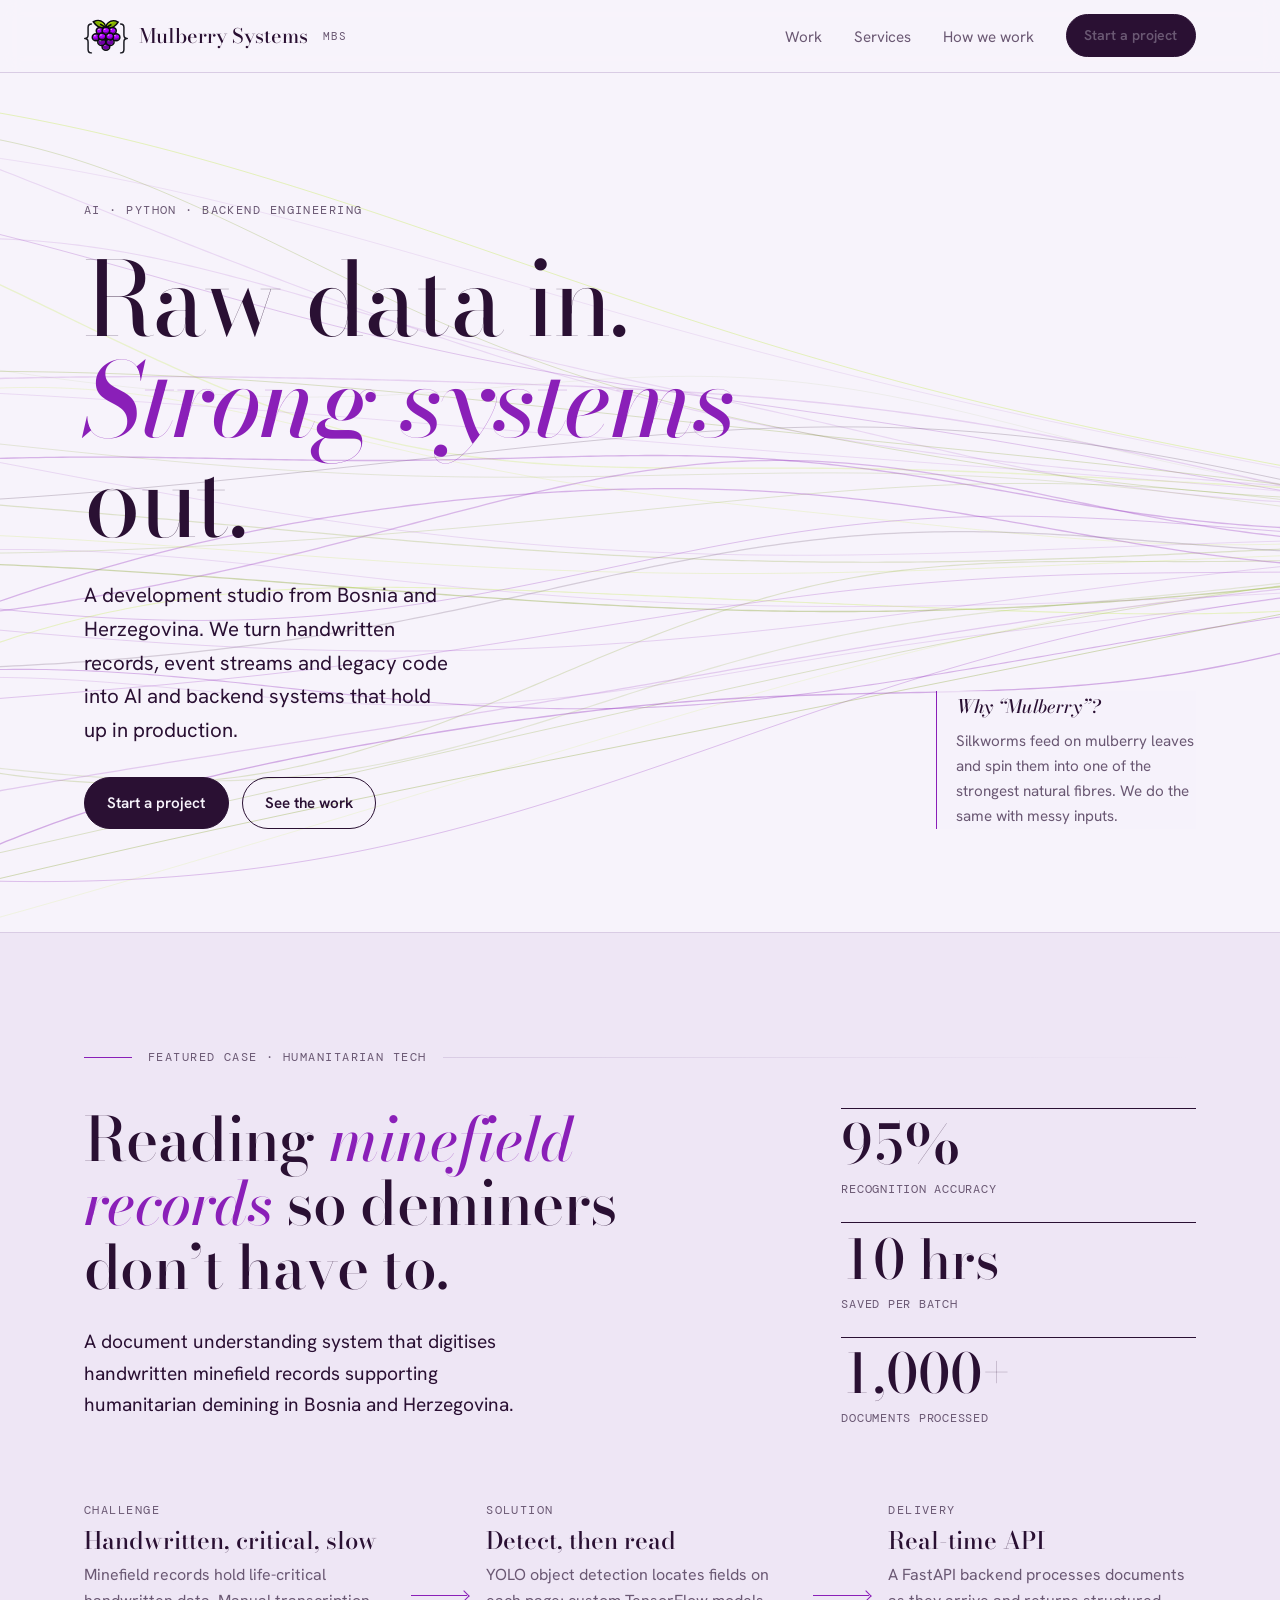
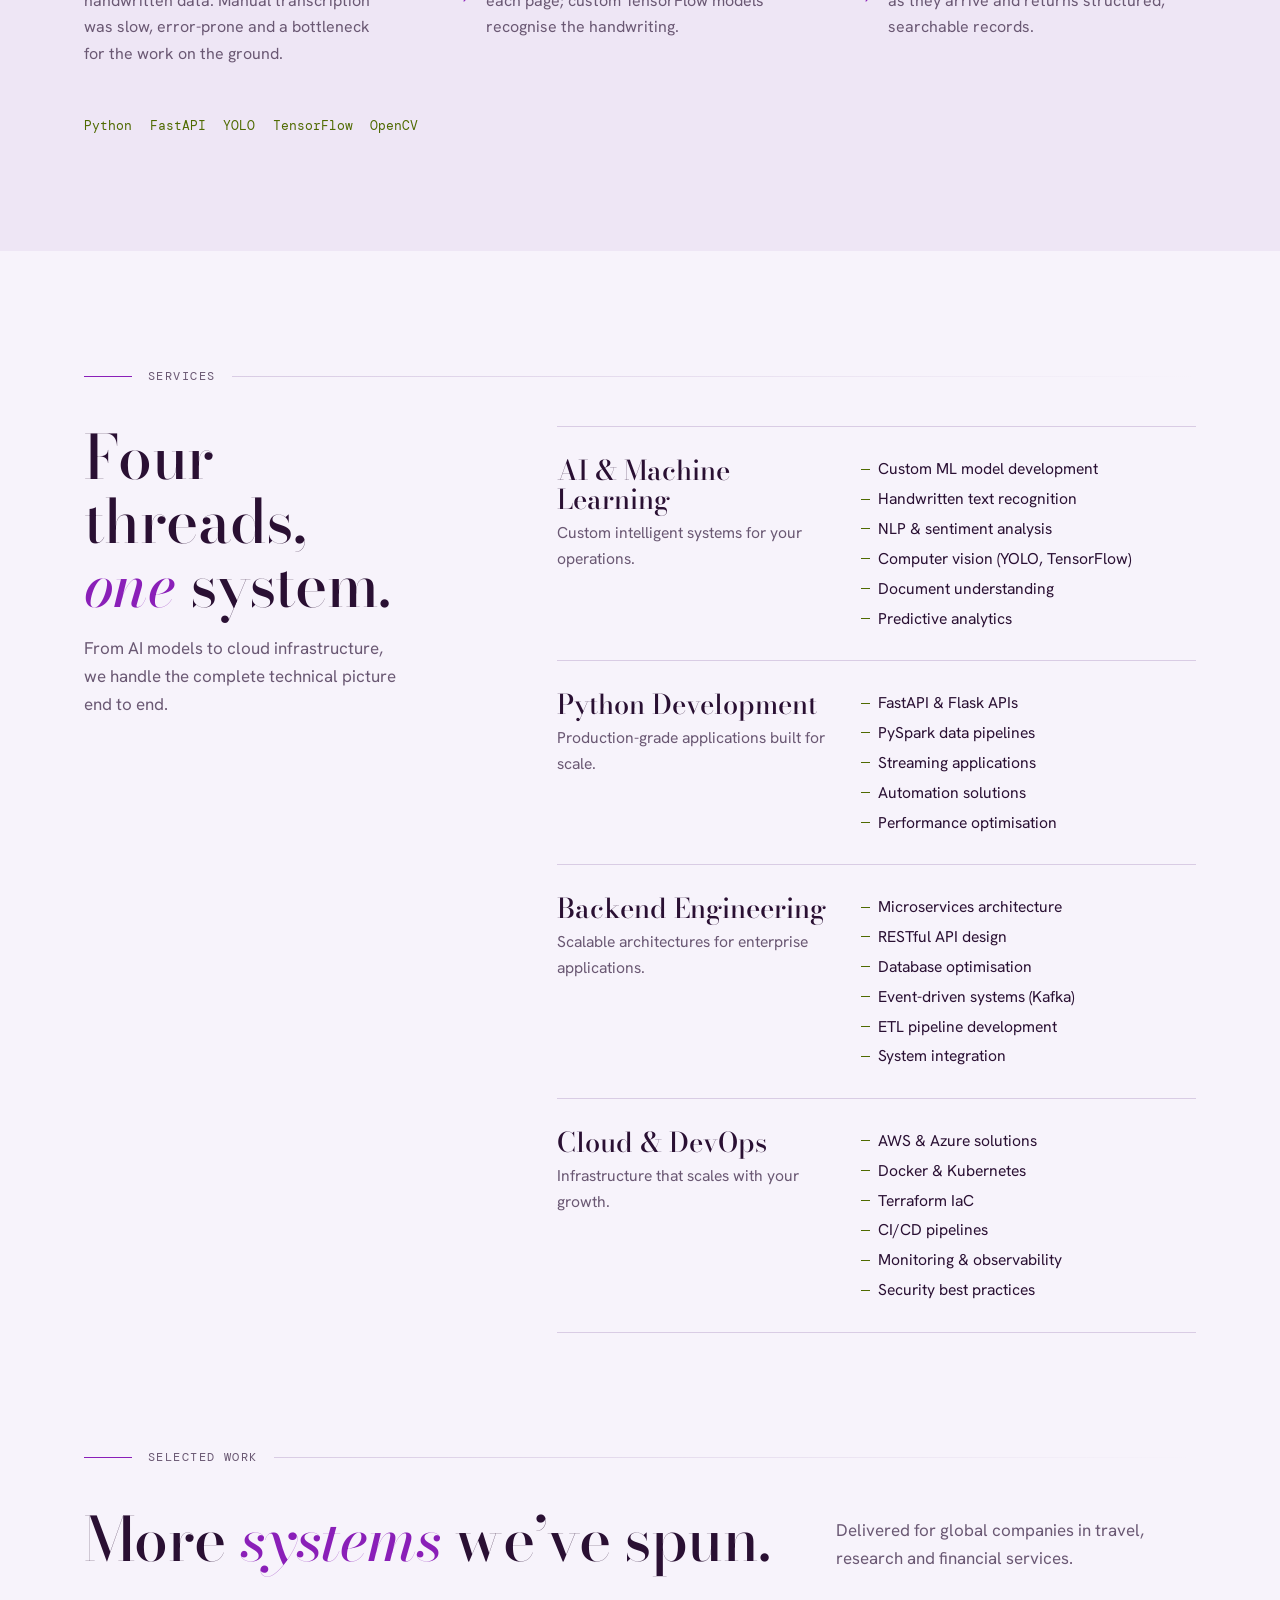
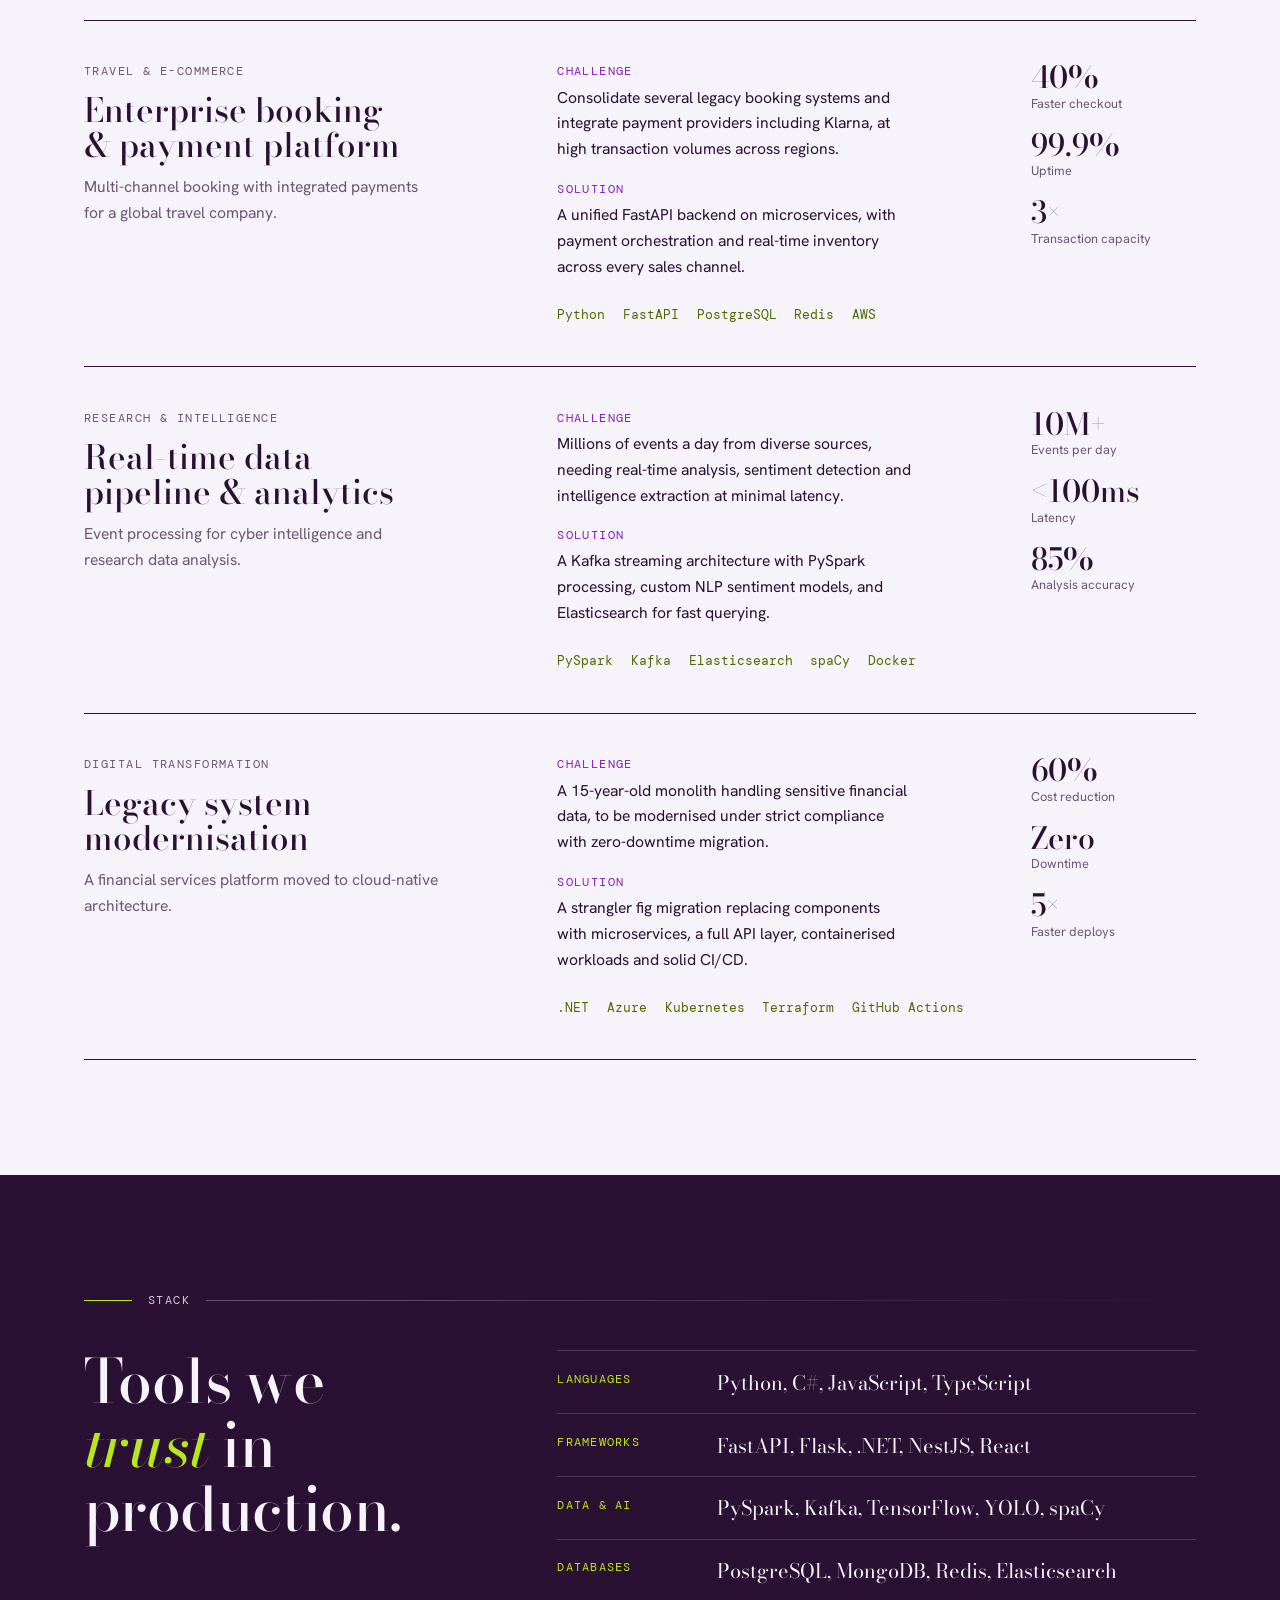
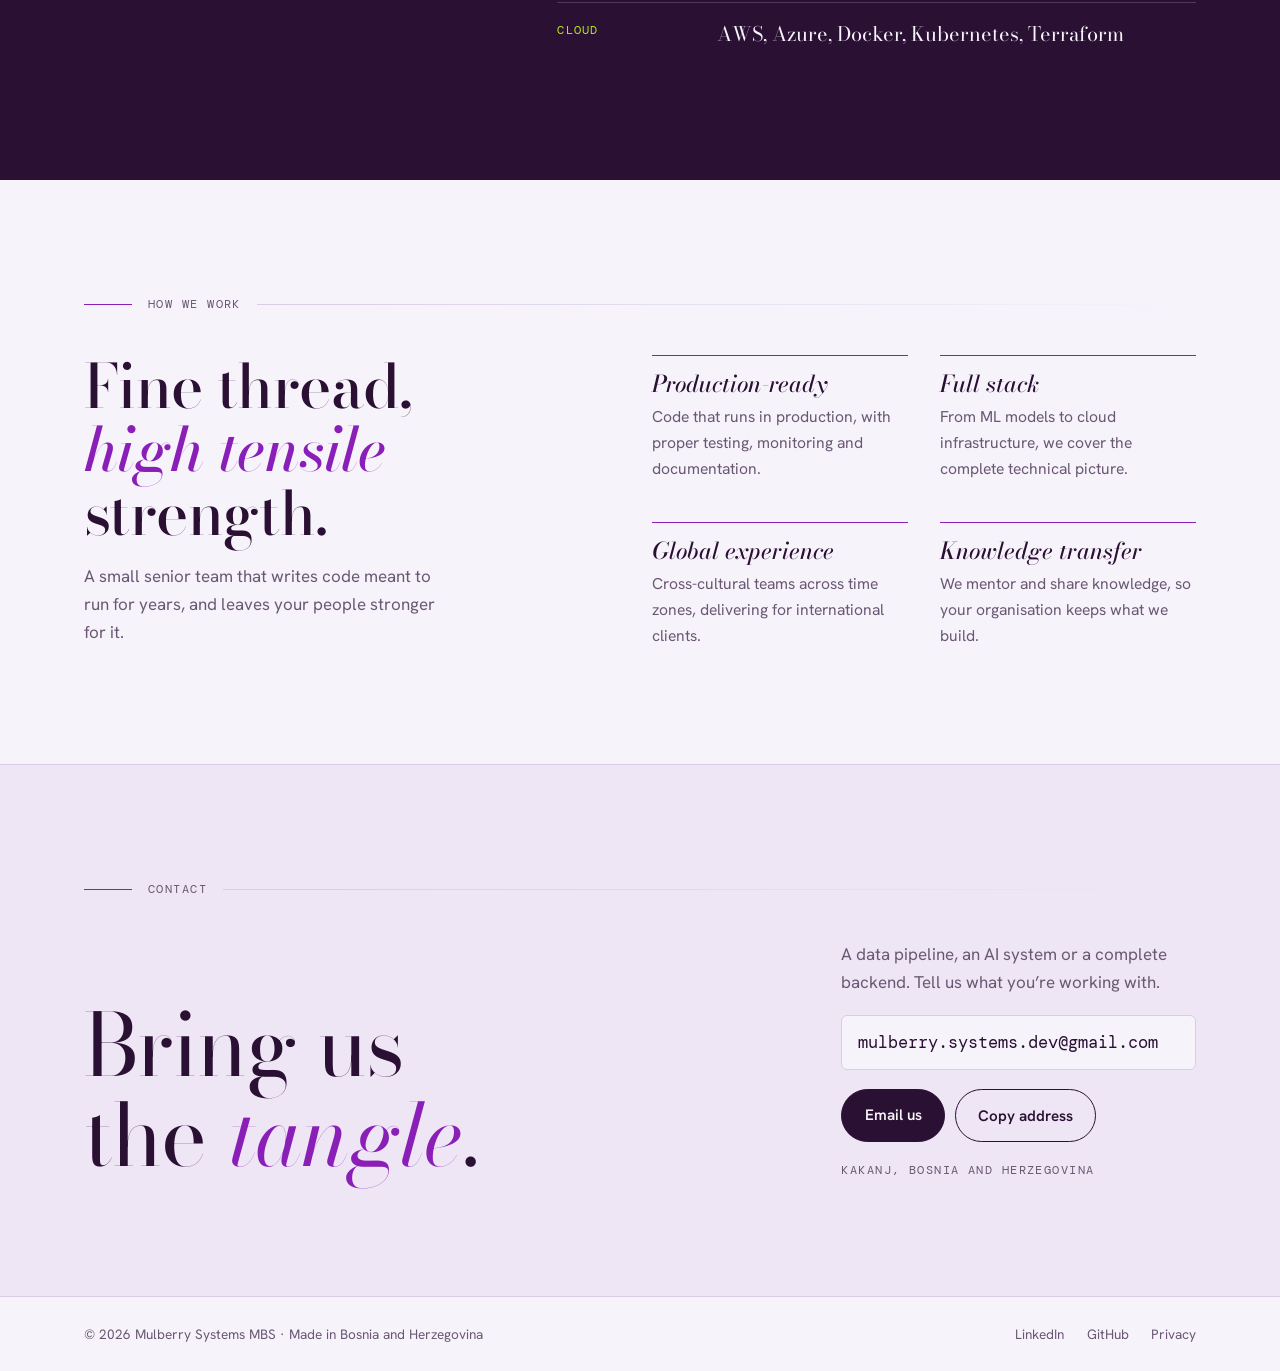
<file: design-options/option-4-silk.html>
<!doctype html>
<html lang="en">
<head>
<meta charset="utf-8">
<meta name="viewport" content="width=device-width, initial-scale=1, viewport-fit=cover">
<title>Mulberry Systems — Silk</title>
<link rel="preconnect" href="https://fonts.googleapis.com">
<link rel="preconnect" href="https://fonts.gstatic.com" crossorigin>
<link href="https://fonts.googleapis.com/css2?family=Bodoni+Moda:ital,opsz,wght@0,6..96,400..700;1,6..96,400..600&family=Hanken+Grotesk:wght@400;500;600&family=DM+Mono:wght@400;500&display=swap" rel="stylesheet">
<style>
/* Layout: asymmetric 12-col editorial grid; a single fine "thread" runs down the left margin tying sections together. */
:root {
  --ground: #f7f3fb;      /* lilac-white */
  --ground-2: #eee6f5;    /* deeper lilac panel */
  --ink: #2a1033;         /* deep plum */
  --ink-soft: #6a5873;    /* muted plum text */
  --mulberry: #8a1fb8;    /* thread purple */
  --leaf: #4f6a00;        /* thread green (text-safe) */
  --leaf-bright: #b6e81c; /* thread highlight */
  --rule: #d9cce4;

  --display: 'Bodoni Moda', 'Didot', 'Bodoni 72', Georgia, serif;
  --body: 'Hanken Grotesk', 'Helvetica Neue', Arial, sans-serif;
  --mono: 'DM Mono', ui-monospace, 'SF Mono', Menlo, monospace;

  --gutter: clamp(16px, 5vw, 72px);
  --max: 1240px;
  color-scheme: light;
}
* { box-sizing: border-box; margin: 0; padding: 0; }
html { scroll-behavior: smooth; }
body {
  background: var(--ground);
  color: var(--ink);
  font-family: var(--body);
  font-size: 1.0625rem;
  line-height: 1.65;
  -webkit-font-smoothing: antialiased;
  overflow-x: hidden;
}
a { color: inherit; }
:focus-visible { outline: 2px solid var(--mulberry); outline-offset: 3px; border-radius: 2px; }
::selection { background: var(--leaf-bright); color: var(--ink); }

.wrap { max-width: var(--max); margin: 0 auto; padding-inline: var(--gutter); position: relative; }

/* Labels */
.label {
  font-family: var(--mono);
  font-size: 0.75rem;
  letter-spacing: 0.12em;
  text-transform: uppercase;
  color: var(--ink-soft);
}
h1, h2, h3 { font-family: var(--display); font-weight: 500; text-wrap: balance; line-height: 1.05; }
h2 { font-size: clamp(2.2rem, 5vw, 3.8rem); letter-spacing: -0.01em; }
h2 em, h1 em { font-style: italic; color: var(--mulberry); }

/* Nav */
nav.top {
  position: sticky; top: env(safe-area-inset-top, 0px); z-index: 20;
  background: color-mix(in srgb, var(--ground) 88%, transparent);
  backdrop-filter: blur(10px);
  border-bottom: 1px solid var(--rule);
}
nav.top .wrap { display: flex; align-items: center; justify-content: space-between; gap: 1rem; padding-block: 0.9rem; }
.brand { display: flex; align-items: center; gap: 0.7rem; text-decoration: none; }
.brand svg { width: 44px; height: 36px; }
.brand span { font-family: var(--display); font-size: 1.25rem; font-weight: 500; }
.brand small { font-family: var(--mono); font-size: 0.7rem; color: var(--ink-soft); letter-spacing: 0.1em; margin-left: 0.2rem; }
nav.top ul { display: flex; gap: 2rem; list-style: none; align-items: center; }
nav.top ul a { text-decoration: none; font-size: 0.95rem; color: var(--ink-soft); transition: color .2s; }
nav.top ul a:hover { color: var(--ink); }
.btn {
  display: inline-flex; align-items: center; gap: 0.6rem;
  font-family: var(--body); font-weight: 600; font-size: 0.95rem;
  padding: 0.8rem 1.4rem; border-radius: 999px; text-decoration: none;
  background: var(--ink); color: var(--ground); border: 1px solid var(--ink);
  transition: background .25s, color .25s;
}
.btn:hover { background: var(--mulberry); border-color: var(--mulberry); }
.btn.ghost { background: transparent; color: var(--ink); }
.btn.ghost:hover { background: var(--ink); color: var(--ground); }
nav.top .btn { padding: 0.55rem 1.1rem; font-size: 0.88rem; }

/* Hero */
.hero { position: relative; overflow: hidden; border-bottom: 1px solid var(--rule); }
.hero canvas { position: absolute; inset: 0; width: 100%; height: 100%; display: block; }
.hero .wrap {
  display: grid; grid-template-columns: repeat(12, 1fr); gap: 1.5rem;
  padding-block: clamp(4rem, 10vw, 8rem) clamp(3.5rem, 8vw, 6.5rem);
  position: relative; z-index: 1;
}
.hero-copy { grid-column: 1 / span 8; display: grid; gap: 1.8rem; }
.hero h1 { font-size: clamp(2.9rem, 8vw, 6.6rem); font-weight: 400; letter-spacing: -0.02em; line-height: 0.98; }
.hero h1 em { font-weight: 500; }
.hero .lede { font-size: clamp(1.1rem, 1.6vw, 1.3rem); max-width: 34ch; color: var(--ink); }
.hero-ctas { display: flex; gap: 0.8rem; flex-wrap: wrap; }
.hero-aside {
  grid-column: 10 / span 3; align-self: end;
  border-left: 1px solid var(--mulberry); padding-left: 1.2rem;
  display: grid; gap: 0.5rem; font-size: 0.95rem; color: var(--ink-soft);
  background: color-mix(in srgb, var(--ground) 70%, transparent);
}
.hero-aside strong { font-family: var(--display); font-size: 1.15rem; color: var(--ink); font-weight: 500; font-style: italic; }

/* Thread connector between sections */
.thread {
  display: flex; align-items: center; gap: 1rem; padding-block: 0; margin-bottom: 2.5rem;
}
.thread::before { content: ""; width: 3rem; height: 1px; background: var(--mulberry); }
.thread::after { content: ""; flex: 1; height: 1px; background: linear-gradient(90deg, var(--rule), transparent); }

section { padding-block: clamp(4rem, 9vw, 7.5rem); }

/* Featured case */
.featured { background: var(--ground-2); position: relative; }
.featured-grid { display: grid; grid-template-columns: repeat(12, 1fr); gap: 2rem 1.5rem; }
.featured-head { grid-column: 1 / span 7; display: grid; gap: 1.2rem; }
.featured-head p.intro { font-size: 1.2rem; max-width: 42ch; }
.featured-stats {
  grid-column: 9 / span 4; align-self: end;
  display: grid; gap: 1.4rem;
}
.stat { border-top: 1px solid var(--ink); padding-top: 0.6rem; display: grid; }
.stat b { font-family: var(--display); font-weight: 500; font-size: clamp(2.4rem, 4.5vw, 3.4rem); line-height: 1; font-variant-numeric: lining-nums tabular-nums; }
.stat span { font-family: var(--mono); font-size: 0.78rem; color: var(--ink-soft); letter-spacing: 0.06em; text-transform: uppercase; margin-top: 0.4rem; }
.spin {
  grid-column: 1 / -1; margin-top: 2.5rem;
  display: grid; grid-template-columns: 1fr auto 1fr auto 1fr; align-items: start; gap: 1.2rem;
}
.spin > div { display: grid; gap: 0.5rem; min-width: 0; }
.spin h3 { font-size: 1.5rem; }
.spin p { color: var(--ink-soft); font-size: 1rem; }
.spin .arrow { align-self: center; width: 3.5rem; height: 1px; background: var(--mulberry); position: relative; margin-top: 1.4rem; }
.spin .arrow::after { content: ""; position: absolute; right: -1px; top: -3px; width: 7px; height: 7px; border-top: 1px solid var(--mulberry); border-right: 1px solid var(--mulberry); transform: rotate(45deg); }
.tags { display: flex; flex-wrap: wrap; gap: 0.4rem 1.1rem; font-family: var(--mono); font-size: 0.8rem; color: var(--leaf); }
.featured .tags { grid-column: 1 / -1; margin-top: 1rem; }

/* Services */
.services-grid { display: grid; grid-template-columns: repeat(12, 1fr); gap: 1.5rem; }
.services-intro { grid-column: 1 / span 4; display: grid; gap: 1rem; align-content: start; }
.services-intro p { color: var(--ink-soft); max-width: 32ch; }
.services-list { grid-column: 6 / span 7; display: grid; }
.service {
  display: grid; grid-template-columns: minmax(0, 1fr) minmax(0, 1.2fr); gap: 1.5rem;
  padding-block: 1.8rem; border-top: 1px solid var(--rule);
}
.service:last-child { border-bottom: 1px solid var(--rule); }
.service h3 { font-size: 1.7rem; }
.service p { color: var(--ink-soft); font-size: 0.98rem; margin-top: 0.4rem; }
.service ul { list-style: none; display: grid; gap: 0.25rem; font-size: 0.98rem; }
.service li { padding-left: 1.1rem; position: relative; }
.service li::before { content: ""; position: absolute; left: 0; top: 0.8em; width: 0.6rem; height: 1px; background: var(--leaf); }

/* Selected work */
.work-head { display: flex; justify-content: space-between; align-items: end; gap: 2rem; flex-wrap: wrap; margin-bottom: 3rem; }
.work-head p { color: var(--ink-soft); max-width: 36ch; }
.case { display: grid; grid-template-columns: repeat(12, 1fr); gap: 1.5rem; padding-block: 2.6rem; border-top: 1px solid var(--ink); }
.case:last-child { border-bottom: 1px solid var(--ink); }
.case-title { grid-column: 1 / span 4; display: grid; gap: 0.7rem; align-content: start; }
.case-title h3 { font-size: clamp(1.6rem, 2.6vw, 2.1rem); }
.case-title p { color: var(--ink-soft); font-size: 0.98rem; }
.case-body { grid-column: 6 / span 4; display: grid; gap: 1.1rem; min-width: 0; }
.case-body h4 { font-family: var(--mono); font-weight: 400; font-size: 0.72rem; letter-spacing: 0.12em; text-transform: uppercase; color: var(--mulberry); margin-bottom: 0.2rem; }
.case-body p { font-size: 0.98rem; }
.case-results { grid-column: 11 / span 2; display: grid; gap: 1rem; align-content: start; }
.case-results div { display: grid; }
.case-results b { font-family: var(--display); font-weight: 500; font-size: 1.9rem; line-height: 1; font-variant-numeric: lining-nums; }
.case-results span { font-size: 0.8rem; color: var(--ink-soft); }
.case .tags { grid-column: 6 / span 7; }

/* Stack */
.stack { background: var(--ink); color: var(--ground); }
.stack .thread::after { background: linear-gradient(90deg, color-mix(in srgb, var(--ground) 30%, transparent), transparent); }
.stack .thread::before { background: var(--leaf-bright); }
.stack .label { color: color-mix(in srgb, var(--ground) 82%, transparent); }
.stack-grid { display: grid; grid-template-columns: repeat(12, 1fr); gap: 1.5rem; }
.stack-grid h2 { grid-column: 1 / span 4; }
.stack-grid h2 em { color: var(--leaf-bright); }
.stack-rows { grid-column: 6 / span 7; display: grid; }
.stack-row { display: grid; grid-template-columns: 9rem 1fr; gap: 1rem; padding-block: 0.9rem; border-top: 1px solid color-mix(in srgb, var(--ground) 18%, transparent); }
.stack-row dt { font-family: var(--mono); font-size: 0.78rem; letter-spacing: 0.1em; text-transform: uppercase; color: var(--leaf-bright); padding-top: 0.2rem; }
.stack-row dd { font-family: var(--display); font-size: 1.25rem; }

/* How we work */
.how-grid { display: grid; grid-template-columns: repeat(12, 1fr); gap: 1.5rem; }
.how-grid > header { grid-column: 1 / span 5; display: grid; gap: 1rem; align-content: start; }
.how-grid > header p { color: var(--ink-soft); max-width: 36ch; }
.principles { grid-column: 7 / span 6; display: grid; grid-template-columns: 1fr 1fr; gap: 2.5rem 2rem; }
.principle { display: grid; gap: 0.5rem; padding-top: 1rem; border-top: 1px solid var(--mulberry); }
.principle h3 { font-size: 1.45rem; font-style: italic; }
.principle p { color: var(--ink-soft); font-size: 0.98rem; }

/* Contact */
.contact { background: var(--ground-2); border-top: 1px solid var(--rule); }
.contact-grid { display: grid; grid-template-columns: repeat(12, 1fr); gap: 2rem 1.5rem; align-items: end; }
.contact h2 { grid-column: 1 / span 8; font-size: clamp(2.6rem, 7vw, 5.4rem); font-weight: 400; }
.contact-side { grid-column: 9 / span 4; display: grid; gap: 1.2rem; }
.contact-side p { color: var(--ink-soft); }
.email {
  font-family: var(--mono); font-size: clamp(0.9rem, 1.4vw, 1.05rem); user-select: all;
  padding: 0.8rem 1rem; background: var(--ground); border: 1px solid var(--rule); border-radius: 6px;
  overflow-wrap: anywhere;
}
.contact-actions { display: flex; gap: 0.6rem; flex-wrap: wrap; }

footer { border-top: 1px solid var(--rule); }
footer .wrap { display: flex; justify-content: space-between; flex-wrap: wrap; gap: 1rem; padding-block: 1.6rem; font-size: 0.85rem; color: var(--ink-soft); }
footer nav { display: flex; gap: 1.4rem; flex-wrap: wrap; }
footer a { text-decoration: none; }
footer a:hover { color: var(--ink); }

/* Responsive */
@media (max-width: 960px) {
  nav.top ul li:not(:last-child) { display: none; }
  .hero-copy, .hero-aside, .featured-head, .featured-stats, .services-intro, .services-list,
  .case-title, .case-body, .case-results, .case .tags, .stack-grid h2, .stack-rows,
  .how-grid > header, .principles, .contact h2, .contact-side { grid-column: 1 / -1; }
  .hero-aside { max-width: 28rem; }
  .featured-stats { grid-template-columns: repeat(3, 1fr); }
  .case-results { grid-template-columns: repeat(3, 1fr); }
  .spin { grid-template-columns: 1fr; }
  .spin .arrow { width: 1px; height: 2rem; margin: 0 0 0 0.2rem; }
  .spin .arrow::after { right: -3px; top: auto; bottom: -1px; transform: rotate(135deg); }
}
@media (max-width: 600px) {
  .brand small { display: none; }
  .service { grid-template-columns: 1fr; gap: 1rem; }
  .principles { grid-template-columns: 1fr; }
  .featured-stats, .case-results { grid-template-columns: 1fr 1fr; }
  .stack-row { grid-template-columns: 1fr; gap: 0.2rem; }
}
@media (prefers-reduced-motion: reduce) {
  html { scroll-behavior: auto; }
  * { transition: none !important; }
}
</style>
</head>
<body>
<svg width="0" height="0" style="position:absolute" aria-hidden="true">
    <symbol id="mbs-logo" viewBox="0 0 264 213" fill="none" xmlns="http://www.w3.org/2000/svg">
      <path d="M56.2113 20.943C107.708 -4.52195 140.797 46.6905 122.922 55.1507C94.8834 67.7663 66.7654 37.6021 56.2113 20.943Z" fill="#c1ff00"/>
      <path d="M55.7677 24.1096C100.554 9.65158 138.074 53.5974 122.479 58.3174C97.932 65.2051 67.7769 38.3821 55.7677 24.1096Z" fill="#85b000"/>
      <path d="M56.2113 20.943C107.708 -4.52195 140.797 46.6905 122.922 55.1507C94.8834 67.7663 66.7654 37.6021 56.2113 20.943Z" stroke="#0a0a0f" stroke-width="9"/>
      <path d="M99.5 36.9807C122.24 48.9807 125.496 53.314 124.281 53.9807" stroke="#0a0a0f" stroke-width="9" stroke-linecap="round"/>
      <path d="M205.017 22.943C153.52 -2.52195 120.431 48.6905 138.306 57.1507C166.345 69.7663 194.463 39.6021 205.017 22.943Z" fill="#c1ff00"/>
      <path d="M205.461 26.1096C160.675 11.6516 123.155 55.5974 138.75 60.3174C163.296 67.2051 193.452 40.3821 205.461 26.1096Z" fill="#85b000"/>
      <path d="M205.017 22.943C153.52 -2.52195 120.431 48.6905 138.306 57.1507C166.345 69.7663 194.463 39.6021 205.017 22.943Z" stroke="#0a0a0f" stroke-width="9"/>
      <path d="M161.728 38.9807C138.988 50.9807 135.733 55.314 136.947 55.9807" stroke="#0a0a0f" stroke-width="9" stroke-linecap="round"/>
      <rect x="120.5" y="118.981" width="23" height="18" fill="#0a0a0f"/>
      <path d="M72.5 131.57C83.5457 131.57 92.5 123.534 92.5 113.622C92.5 103.709 83.5457 95.673 72.5 95.673C61.4543 95.673 52.5 103.709 52.5 113.622C52.5 123.534 61.4543 131.57 72.5 131.57Z" fill="#7100a5"/>
      <path d="M74.0628 121.576C84.9407 119.855 92.6706 112.919 91.3279 106.086C89.9853 99.2524 80.0786 95.1081 69.2007 96.8294C58.3228 98.5508 50.593 105.486 51.9356 112.319C53.2783 119.153 63.1849 123.297 74.0628 121.576Z" fill="#ae00ff"/>
      <path d="M65.5 109.135C68.2614 109.135 70.5 107.126 70.5 104.647C70.5 102.169 68.2614 100.16 65.5 100.16C62.7386 100.16 60.5 102.169 60.5 104.647C60.5 107.126 62.7386 109.135 65.5 109.135Z" fill="#E3CEE0"/>
      <path d="M72.5 134.263C85.2025 134.263 95.5 125.021 95.5 113.622C95.5 102.222 85.2025 92.9807 72.5 92.9807C59.7975 92.9807 49.5 102.222 49.5 113.622C49.5 125.021 59.7975 134.263 72.5 134.263Z" stroke="#0a0a0f" stroke-width="9"/>
      <path d="M192.5 131.57C203.546 131.57 212.5 123.534 212.5 113.622C212.5 103.709 203.546 95.673 192.5 95.673C181.454 95.673 172.5 103.709 172.5 113.622C172.5 123.534 181.454 131.57 192.5 131.57Z" fill="#7100a5"/>
      <path d="M194.063 121.576C204.941 119.855 212.671 112.919 211.328 106.086C209.985 99.2524 200.079 95.1081 189.201 96.8294C178.323 98.5508 170.593 105.486 171.936 112.319C173.278 119.153 183.185 123.297 194.063 121.576Z" fill="#ae00ff"/>
      <path d="M185.5 109.135C188.261 109.135 190.5 107.126 190.5 104.647C190.5 102.169 188.261 100.16 185.5 100.16C182.739 100.16 180.5 102.169 180.5 104.647C180.5 107.126 182.739 109.135 185.5 109.135Z" fill="#E3CEE0"/>
      <path d="M192.5 134.263C205.203 134.263 215.5 125.021 215.5 113.622C215.5 102.222 205.203 92.9807 192.5 92.9807C179.797 92.9807 169.5 102.222 169.5 113.622C169.5 125.021 179.797 134.263 192.5 134.263Z" stroke="#0a0a0f" stroke-width="9"/>
      <path d="M170.5 93.5704C181.546 93.5704 190.5 85.5345 190.5 75.6217C190.5 65.7089 181.546 57.673 170.5 57.673C159.454 57.673 150.5 65.7089 150.5 75.6217C150.5 85.5345 159.454 93.5704 170.5 93.5704Z" fill="#7100a5"/>
      <path d="M172.063 83.5759C182.941 81.8545 190.671 74.9194 189.328 68.0859C187.985 61.2524 178.079 57.1081 167.201 58.8294C156.323 60.5508 148.593 67.4859 149.936 74.3194C151.278 81.153 161.185 85.2972 172.063 83.5759Z" fill="#ae00ff"/>
      <path d="M163.5 71.1345C166.261 71.1345 168.5 69.1255 168.5 66.6473C168.5 64.1691 166.261 62.1602 163.5 62.1602C160.739 62.1602 158.5 64.1691 158.5 66.6473C158.5 69.1255 160.739 71.1345 163.5 71.1345Z" fill="#E3CEE0"/>
      <path d="M170.5 96.2627C183.203 96.2627 193.5 87.0214 193.5 75.6217C193.5 64.222 183.203 54.9807 170.5 54.9807C157.797 54.9807 147.5 64.222 147.5 75.6217C147.5 87.0214 157.797 96.2627 170.5 96.2627Z" stroke="#0a0a0f" stroke-width="9"/>
      <path d="M96.5 93.5704C107.546 93.5704 116.5 85.5345 116.5 75.6217C116.5 65.7089 107.546 57.673 96.5 57.673C85.4543 57.673 76.5 65.7089 76.5 75.6217C76.5 85.5345 85.4543 93.5704 96.5 93.5704Z" fill="#7100a5"/>
      <path d="M98.0628 83.5759C108.941 81.8545 116.671 74.9194 115.328 68.0859C113.985 61.2524 104.079 57.1081 93.2007 58.8294C82.3228 60.5508 74.593 67.4859 75.9356 74.3194C77.2783 81.153 87.1849 85.2972 98.0628 83.5759Z" fill="#ae00ff"/>
      <path d="M89.5 71.1345C92.2614 71.1345 94.5 69.1255 94.5 66.6473C94.5 64.1691 92.2614 62.1602 89.5 62.1602C86.7386 62.1602 84.5 64.1691 84.5 66.6473C84.5 69.1255 86.7386 71.1345 89.5 71.1345Z" fill="#E3CEE0"/>
      <path d="M96.5 96.2627C109.203 96.2627 119.5 87.0214 119.5 75.6217C119.5 64.222 109.203 54.9807 96.5 54.9807C83.7975 54.9807 73.5 64.222 73.5 75.6217C73.5 87.0214 83.7975 96.2627 96.5 96.2627Z" stroke="#0a0a0f" stroke-width="9"/>
      <path d="M219.5 34.9807C231.5 34.9807 239.5 43.2187 239.5 55.5759V100.885C239.5 113.243 247.5 121.481 259.5 121.481C247.5 121.481 239.5 129.719 239.5 142.076V187.385C239.5 199.743 231.5 207.981 219.5 207.981" stroke="#1a1a22" stroke-width="9" stroke-linecap="round" stroke-linejoin="round"/>
      <path d="M44.5 34.9807C32.5 34.9807 24.5 43.2187 24.5 55.5759V100.885C24.5 113.243 16.5 121.481 4.5 121.481C16.5 121.481 24.5 129.719 24.5 142.076V187.385C24.5 199.743 32.5 207.981 44.5 207.981" stroke="#1a1a22" stroke-width="9" stroke-linecap="round" stroke-linejoin="round"/>
      <path d="M131.5 189.57C142.546 189.57 151.5 181.534 151.5 171.622C151.5 161.709 142.546 153.673 131.5 153.673C120.454 153.673 111.5 161.709 111.5 171.622C111.5 181.534 120.454 189.57 131.5 189.57Z" fill="#7100a5"/>
      <path d="M124.5 167.135C127.261 167.135 129.5 165.126 129.5 162.647C129.5 160.169 127.261 158.16 124.5 158.16C121.739 158.16 119.5 160.169 119.5 162.647C119.5 165.126 121.739 167.135 124.5 167.135Z" fill="#E3CEE0"/>
      <path d="M131.5 192.263C144.203 192.263 154.5 183.021 154.5 171.622C154.5 160.222 144.203 150.981 131.5 150.981C118.797 150.981 108.5 160.222 108.5 171.622C108.5 183.021 118.797 192.263 131.5 192.263Z" stroke="#0a0a0f" stroke-width="9"/>
      <path d="M106.5 161.176C118.026 161.176 127.37 152.806 127.37 142.481C127.37 132.155 118.026 123.785 106.5 123.785C94.9741 123.785 85.6304 132.155 85.6304 142.481C85.6304 152.806 94.9741 161.176 106.5 161.176Z" fill="#7100a5"/>
      <path d="M99.1957 137.807C102.077 137.807 104.413 135.714 104.413 133.133C104.413 130.552 102.077 128.459 99.1957 128.459C96.3142 128.459 93.9783 130.552 93.9783 133.133C93.9783 135.714 96.3142 137.807 99.1957 137.807Z" fill="#E3CEE0"/>
      <path d="M106.5 163.981C119.755 163.981 130.5 154.355 130.5 142.481C130.5 130.607 119.755 120.981 106.5 120.981C93.2452 120.981 82.5 130.607 82.5 142.481C82.5 154.355 93.2452 163.981 106.5 163.981Z" stroke="#0a0a0f" stroke-width="9"/>
      <path d="M156.5 161.176C168.026 161.176 177.37 152.806 177.37 142.481C177.37 132.155 168.026 123.785 156.5 123.785C144.974 123.785 135.63 132.155 135.63 142.481C135.63 152.806 144.974 161.176 156.5 161.176Z" fill="#7100a5"/>
      <path d="M149.196 137.807C152.077 137.807 154.413 135.714 154.413 133.133C154.413 130.552 152.077 128.459 149.196 128.459C146.314 128.459 143.978 130.552 143.978 133.133C143.978 135.714 146.314 137.807 149.196 137.807Z" fill="#E3CEE0"/>
      <path d="M156.5 163.981C169.755 163.981 180.5 154.355 180.5 142.481C180.5 130.607 169.755 120.981 156.5 120.981C143.245 120.981 132.5 130.607 132.5 142.481C132.5 154.355 143.245 163.981 156.5 163.981Z" stroke="#0a0a0f" stroke-width="9"/>
      <path d="M108.5 127.57C119.546 127.57 128.5 119.534 128.5 109.622C128.5 99.7089 119.546 91.673 108.5 91.673C97.4543 91.673 88.5 99.7089 88.5 109.622C88.5 119.534 97.4543 127.57 108.5 127.57Z" fill="#7100a5"/>
      <path d="M110.063 117.576C120.941 115.855 128.671 108.919 127.328 102.086C125.985 95.2524 116.079 91.1081 105.201 92.8294C94.3228 94.5508 86.593 101.486 87.9356 108.319C89.2783 115.153 99.1849 119.297 110.063 117.576Z" fill="#ae00ff"/>
      <path d="M101.5 105.135C104.261 105.135 106.5 103.126 106.5 100.647C106.5 98.1691 104.261 96.1602 101.5 96.1602C98.7386 96.1602 96.5 98.1691 96.5 100.647C96.5 103.126 98.7386 105.135 101.5 105.135Z" fill="#E3CEE0"/>
      <path d="M108.5 130.263C121.203 130.263 131.5 121.021 131.5 109.622C131.5 98.222 121.203 88.9807 108.5 88.9807C95.7975 88.9807 85.5 98.222 85.5 109.622C85.5 121.021 95.7975 130.263 108.5 130.263Z" stroke="#0a0a0f" stroke-width="9"/>
      <path d="M154.5 127.57C165.546 127.57 174.5 119.534 174.5 109.622C174.5 99.7089 165.546 91.673 154.5 91.673C143.454 91.673 134.5 99.7089 134.5 109.622C134.5 119.534 143.454 127.57 154.5 127.57Z" fill="#7100a5"/>
      <path d="M156.063 117.576C166.941 115.855 174.671 108.919 173.328 102.086C171.985 95.2524 162.079 91.1081 151.201 92.8294C140.323 94.5508 132.593 101.486 133.936 108.319C135.278 115.153 145.185 119.297 156.063 117.576Z" fill="#ae00ff"/>
      <path d="M147.5 105.135C150.261 105.135 152.5 103.126 152.5 100.647C152.5 98.1691 150.261 96.1602 147.5 96.1602C144.739 96.1602 142.5 98.1691 142.5 100.647C142.5 103.126 144.739 105.135 147.5 105.135Z" fill="#E3CEE0"/>
      <path d="M154.5 130.263C167.203 130.263 177.5 121.021 177.5 109.622C177.5 98.222 167.203 88.9807 154.5 88.9807C141.797 88.9807 131.5 98.222 131.5 109.622C131.5 121.021 141.797 130.263 154.5 130.263Z" stroke="#0a0a0f" stroke-width="9"/>
      <path d="M131.5 92.5704C142.546 92.5704 151.5 84.5345 151.5 74.6217C151.5 64.7089 142.546 56.673 131.5 56.673C120.454 56.673 111.5 64.7089 111.5 74.6217C111.5 84.5345 120.454 92.5704 131.5 92.5704Z" fill="#7100a5"/>
      <path d="M133.063 82.5759C143.941 80.8545 151.671 73.9194 150.328 67.0859C148.985 60.2524 139.079 56.1081 128.201 57.8294C117.323 59.5508 109.593 66.4859 110.936 73.3194C112.278 80.153 122.185 84.2972 133.063 82.5759Z" fill="#ae00ff"/>
      <path d="M124.5 70.1345C127.261 70.1345 129.5 68.1255 129.5 65.6473C129.5 63.1691 127.261 61.1602 124.5 61.1602C121.739 61.1602 119.5 63.1691 119.5 65.6473C119.5 68.1255 121.739 70.1345 124.5 70.1345Z" fill="#E3CEE0"/>
      <path d="M131.5 95.2627C144.203 95.2627 154.5 86.0214 154.5 74.6217C154.5 63.222 144.203 53.9807 131.5 53.9807C118.797 53.9807 108.5 63.222 108.5 74.6217C108.5 86.0214 118.797 95.2627 131.5 95.2627Z" stroke="#0a0a0f" stroke-width="9"/>
    </symbol>
  </svg>

<nav class="top" aria-label="Main">
  <div class="wrap">
    <a class="brand" href="#top" aria-label="Mulberry Systems home">
      <svg viewBox="0 0 264 213" aria-hidden="true"><use href="#mbs-logo"></use></svg>
      <span>Mulberry Systems</span><small>MBS</small>
    </a>
    <ul>
      <li><a href="#work">Work</a></li>
      <li><a href="#services">Services</a></li>
      <li><a href="#how">How we work</a></li>
      <li><a class="btn" href="#contact">Start a project</a></li>
    </ul>
  </div>
</nav>

<header class="hero" id="top">
  <canvas id="silk" aria-hidden="true"></canvas>
  <div class="wrap">
    <div class="hero-copy">
      <span class="label">AI · Python · Backend engineering</span>
      <h1>Raw data in.<br><em>Strong systems</em> out.</h1>
      <p class="lede">A development studio from Bosnia and Herzegovina. We turn handwritten records, event streams and legacy code into AI and backend systems that hold up in production.</p>
      <div class="hero-ctas">
        <a class="btn" href="#contact">Start a project</a>
        <a class="btn ghost" href="#work">See the work</a>
      </div>
    </div>
    <aside class="hero-aside">
      <strong>Why “Mulberry”?</strong>
      Silkworms feed on mulberry leaves and spin them into one of the strongest natural fibres. We do the same with messy inputs.
    </aside>
  </div>
</header>

<section class="featured" id="work" aria-labelledby="featured-title">
  <div class="wrap">
    <div class="thread"><span class="label">Featured case · Humanitarian tech</span></div>
    <div class="featured-grid">
      <div class="featured-head">
        <h2 id="featured-title">Reading <em>minefield records</em> so deminers don’t have to.</h2>
        <p class="intro">A document understanding system that digitises handwritten minefield records supporting humanitarian demining in Bosnia and Herzegovina.</p>
      </div>
      <div class="featured-stats">
        <div class="stat"><b>95%</b><span>Recognition accuracy</span></div>
        <div class="stat"><b>10 hrs</b><span>Saved per batch</span></div>
        <div class="stat"><b>1,000+</b><span>Documents processed</span></div>
      </div>
      <div class="spin">
        <div>
          <span class="label">Challenge</span>
          <h3>Handwritten, critical, slow</h3>
          <p>Minefield records hold life-critical handwritten data. Manual transcription was slow, error-prone and a bottleneck for the work on the ground.</p>
        </div>
        <span class="arrow" aria-hidden="true"></span>
        <div>
          <span class="label">Solution</span>
          <h3>Detect, then read</h3>
          <p>YOLO object detection locates fields on each page; custom TensorFlow models recognise the handwriting.</p>
        </div>
        <span class="arrow" aria-hidden="true"></span>
        <div>
          <span class="label">Delivery</span>
          <h3>Real-time API</h3>
          <p>A FastAPI backend processes documents as they arrive and returns structured, searchable records.</p>
        </div>
      </div>
      <div class="tags"><span>Python</span><span>FastAPI</span><span>YOLO</span><span>TensorFlow</span><span>OpenCV</span></div>
    </div>
  </div>
</section>

<section id="services" aria-labelledby="services-title">
  <div class="wrap">
    <div class="thread"><span class="label">Services</span></div>
    <div class="services-grid">
      <div class="services-intro">
        <h2 id="services-title">Four threads, <em>one</em> system.</h2>
        <p>From AI models to cloud infrastructure, we handle the complete technical picture end to end.</p>
      </div>
      <div class="services-list">
        <article class="service">
          <div><h3>AI &amp; Machine Learning</h3><p>Custom intelligent systems for your operations.</p></div>
          <ul><li>Custom ML model development</li><li>Handwritten text recognition</li><li>NLP &amp; sentiment analysis</li><li>Computer vision (YOLO, TensorFlow)</li><li>Document understanding</li><li>Predictive analytics</li></ul>
        </article>
        <article class="service">
          <div><h3>Python Development</h3><p>Production-grade applications built for scale.</p></div>
          <ul><li>FastAPI &amp; Flask APIs</li><li>PySpark data pipelines</li><li>Streaming applications</li><li>Automation solutions</li><li>Performance optimisation</li></ul>
        </article>
        <article class="service">
          <div><h3>Backend Engineering</h3><p>Scalable architectures for enterprise applications.</p></div>
          <ul><li>Microservices architecture</li><li>RESTful API design</li><li>Database optimisation</li><li>Event-driven systems (Kafka)</li><li>ETL pipeline development</li><li>System integration</li></ul>
        </article>
        <article class="service">
          <div><h3>Cloud &amp; DevOps</h3><p>Infrastructure that scales with your growth.</p></div>
          <ul><li>AWS &amp; Azure solutions</li><li>Docker &amp; Kubernetes</li><li>Terraform IaC</li><li>CI/CD pipelines</li><li>Monitoring &amp; observability</li><li>Security best practices</li></ul>
        </article>
      </div>
    </div>
  </div>
</section>

<section aria-labelledby="work-title" style="padding-top:0">
  <div class="wrap">
    <div class="thread"><span class="label">Selected work</span></div>
    <div class="work-head">
      <h2 id="work-title">More <em>systems</em> we’ve spun.</h2>
      <p>Delivered for global companies in travel, research and financial services.</p>
    </div>

    <article class="case">
      <div class="case-title">
        <span class="label">Travel &amp; e-commerce</span>
        <h3>Enterprise booking &amp; payment platform</h3>
        <p>Multi-channel booking with integrated payments for a global travel company.</p>
      </div>
      <div class="case-body">
        <div><h4>Challenge</h4><p>Consolidate several legacy booking systems and integrate payment providers including Klarna, at high transaction volumes across regions.</p></div>
        <div><h4>Solution</h4><p>A unified FastAPI backend on microservices, with payment orchestration and real-time inventory across every sales channel.</p></div>
      </div>
      <div class="case-results">
        <div><b>40%</b><span>Faster checkout</span></div>
        <div><b>99.9%</b><span>Uptime</span></div>
        <div><b>3×</b><span>Transaction capacity</span></div>
      </div>
      <div class="tags"><span>Python</span><span>FastAPI</span><span>PostgreSQL</span><span>Redis</span><span>AWS</span></div>
    </article>

    <article class="case">
      <div class="case-title">
        <span class="label">Research &amp; intelligence</span>
        <h3>Real-time data pipeline &amp; analytics</h3>
        <p>Event processing for cyber intelligence and research data analysis.</p>
      </div>
      <div class="case-body">
        <div><h4>Challenge</h4><p>Millions of events a day from diverse sources, needing real-time analysis, sentiment detection and intelligence extraction at minimal latency.</p></div>
        <div><h4>Solution</h4><p>A Kafka streaming architecture with PySpark processing, custom NLP sentiment models, and Elasticsearch for fast querying.</p></div>
      </div>
      <div class="case-results">
        <div><b>10M+</b><span>Events per day</span></div>
        <div><b>&lt;100ms</b><span>Latency</span></div>
        <div><b>85%</b><span>Analysis accuracy</span></div>
      </div>
      <div class="tags"><span>PySpark</span><span>Kafka</span><span>Elasticsearch</span><span>spaCy</span><span>Docker</span></div>
    </article>

    <article class="case">
      <div class="case-title">
        <span class="label">Digital transformation</span>
        <h3>Legacy system modernisation</h3>
        <p>A financial services platform moved to cloud-native architecture.</p>
      </div>
      <div class="case-body">
        <div><h4>Challenge</h4><p>A 15-year-old monolith handling sensitive financial data, to be modernised under strict compliance with zero-downtime migration.</p></div>
        <div><h4>Solution</h4><p>A strangler fig migration replacing components with microservices, a full API layer, containerised workloads and solid CI/CD.</p></div>
      </div>
      <div class="case-results">
        <div><b>60%</b><span>Cost reduction</span></div>
        <div><b>Zero</b><span>Downtime</span></div>
        <div><b>5×</b><span>Faster deploys</span></div>
      </div>
      <div class="tags"><span>.NET</span><span>Azure</span><span>Kubernetes</span><span>Terraform</span><span>GitHub Actions</span></div>
    </article>
  </div>
</section>

<section class="stack" aria-labelledby="stack-title">
  <div class="wrap">
    <div class="thread"><span class="label">Stack</span></div>
    <div class="stack-grid">
      <h2 id="stack-title">Tools we <em>trust</em> in production.</h2>
      <dl class="stack-rows">
        <div class="stack-row"><dt>Languages</dt><dd>Python, C#, JavaScript, TypeScript</dd></div>
        <div class="stack-row"><dt>Frameworks</dt><dd>FastAPI, Flask, .NET, NestJS, React</dd></div>
        <div class="stack-row"><dt>Data &amp; AI</dt><dd>PySpark, Kafka, TensorFlow, YOLO, spaCy</dd></div>
        <div class="stack-row"><dt>Databases</dt><dd>PostgreSQL, MongoDB, Redis, Elasticsearch</dd></div>
        <div class="stack-row"><dt>Cloud</dt><dd>AWS, Azure, Docker, Kubernetes, Terraform</dd></div>
      </dl>
    </div>
  </div>
</section>

<section id="how" aria-labelledby="how-title">
  <div class="wrap">
    <div class="thread"><span class="label">How we work</span></div>
    <div class="how-grid">
      <header>
        <h2 id="how-title">Fine thread, <em>high tensile</em> strength.</h2>
        <p>A small senior team that writes code meant to run for years, and leaves your people stronger for it.</p>
      </header>
      <div class="principles">
        <div class="principle"><h3>Production-ready</h3><p>Code that runs in production, with proper testing, monitoring and documentation.</p></div>
        <div class="principle"><h3>Full stack</h3><p>From ML models to cloud infrastructure, we cover the complete technical picture.</p></div>
        <div class="principle"><h3>Global experience</h3><p>Cross-cultural teams across time zones, delivering for international clients.</p></div>
        <div class="principle"><h3>Knowledge transfer</h3><p>We mentor and share knowledge, so your organisation keeps what we build.</p></div>
      </div>
    </div>
  </div>
</section>

<section class="contact" id="contact" aria-labelledby="contact-title">
  <div class="wrap">
    <div class="thread"><span class="label">Contact</span></div>
    <div class="contact-grid">
      <h2 id="contact-title">Bring us the <em>tangle</em>.</h2>
      <div class="contact-side">
        <p>A data pipeline, an AI system or a complete backend. Tell us what you’re working with.</p>
        <div class="email" id="email">mulberry.systems.dev@gmail.com</div>
        <div class="contact-actions">
          <a class="btn" href="mailto:mulberry.systems.dev@gmail.com">Email us</a>
          <button class="btn ghost" type="button" id="copy">Copy address</button>
        </div>
        <span class="label">Kakanj, Bosnia and Herzegovina</span>
      </div>
    </div>
  </div>
</section>

<footer>
  <div class="wrap">
    <span>© 2026 Mulberry Systems MBS · Made in Bosnia and Herzegovina</span>
    <nav aria-label="Footer">
      <a href="https://www.linkedin.com/company/mulberry-systems">LinkedIn</a>
      <a href="https://github.com/mulberrysystems">GitHub</a>
      <a href="#privacy">Privacy</a>
    </nav>
  </div>
</footer>

<script>
(() => {
  const canvas = document.getElementById('silk');
  const ctx = canvas.getContext('2d');
  const reduce = matchMedia('(prefers-reduced-motion: reduce)').matches;
  const colors = ['138,31,184', '111,148,0', '182,232,28', '42,16,51'];
  let w = 0, h = 0, dpr = 1, threads = [];

  function resize() {
    dpr = Math.min(window.devicePixelRatio || 1, 2);
    const r = canvas.getBoundingClientRect();
    w = r.width; h = r.height;
    canvas.width = w * dpr; canvas.height = h * dpr;
    ctx.setTransform(dpr, 0, 0, dpr, 0, 0);
    const n = w < 600 ? 22 : 38;
    threads = Array.from({ length: n }, (_, i) => ({
      y: h * (0.15 + 0.8 * (i / n)),
      amp: 30 + Math.random() * 90,
      freq: 0.0015 + Math.random() * 0.002,
      phase: Math.random() * Math.PI * 2,
      speed: 0.00015 + Math.random() * 0.0003,
      color: colors[i % 7 === 0 ? 2 : i % 3 === 0 ? 1 : i % 11 === 0 ? 3 : 0],
      alpha: 0.12 + Math.random() * 0.22,
      width: 0.5 + Math.random() * 0.9
    }));
  }

  function draw(t) {
    ctx.clearRect(0, 0, w, h);
    for (const th of threads) {
      ctx.beginPath();
      ctx.strokeStyle = `rgba(${th.color},${th.alpha})`;
      ctx.lineWidth = th.width;
      // threads gather toward the right, like fibres converging into a strand
      for (let x = -10; x <= w + 10; x += 8) {
        const k = x / w;
        const converge = 1 - 0.75 * k;
        const yBase = th.y * converge + h * 0.55 * (1 - converge);
        const y = yBase + Math.sin(x * th.freq + th.phase + t * th.speed) * th.amp * converge
                        + Math.sin(x * th.freq * 2.3 - t * th.speed * 1.7) * 8;
        x === -10 ? ctx.moveTo(x, y) : ctx.lineTo(x, y);
      }
      ctx.stroke();
    }
    if (!reduce) requestAnimationFrame(draw);
  }

  resize();
  addEventListener('resize', () => { resize(); if (reduce) draw(0); });
  reduce ? draw(4000) : requestAnimationFrame(draw);

  const copy = document.getElementById('copy');
  copy.addEventListener('click', () => {
    const text = document.getElementById('email').textContent;
    const done = () => { copy.textContent = 'Copied'; setTimeout(() => copy.textContent = 'Copy address', 1800); };
    if (navigator.clipboard) {
      navigator.clipboard.writeText(text).then(done).catch(selectIt);
    } else selectIt();
    function selectIt() {
      const r = document.createRange(); r.selectNodeContents(document.getElementById('email'));
      const s = getSelection(); s.removeAllRanges(); s.addRange(r);
    }
  });
})();
</script>
</body>
</html>
</file>
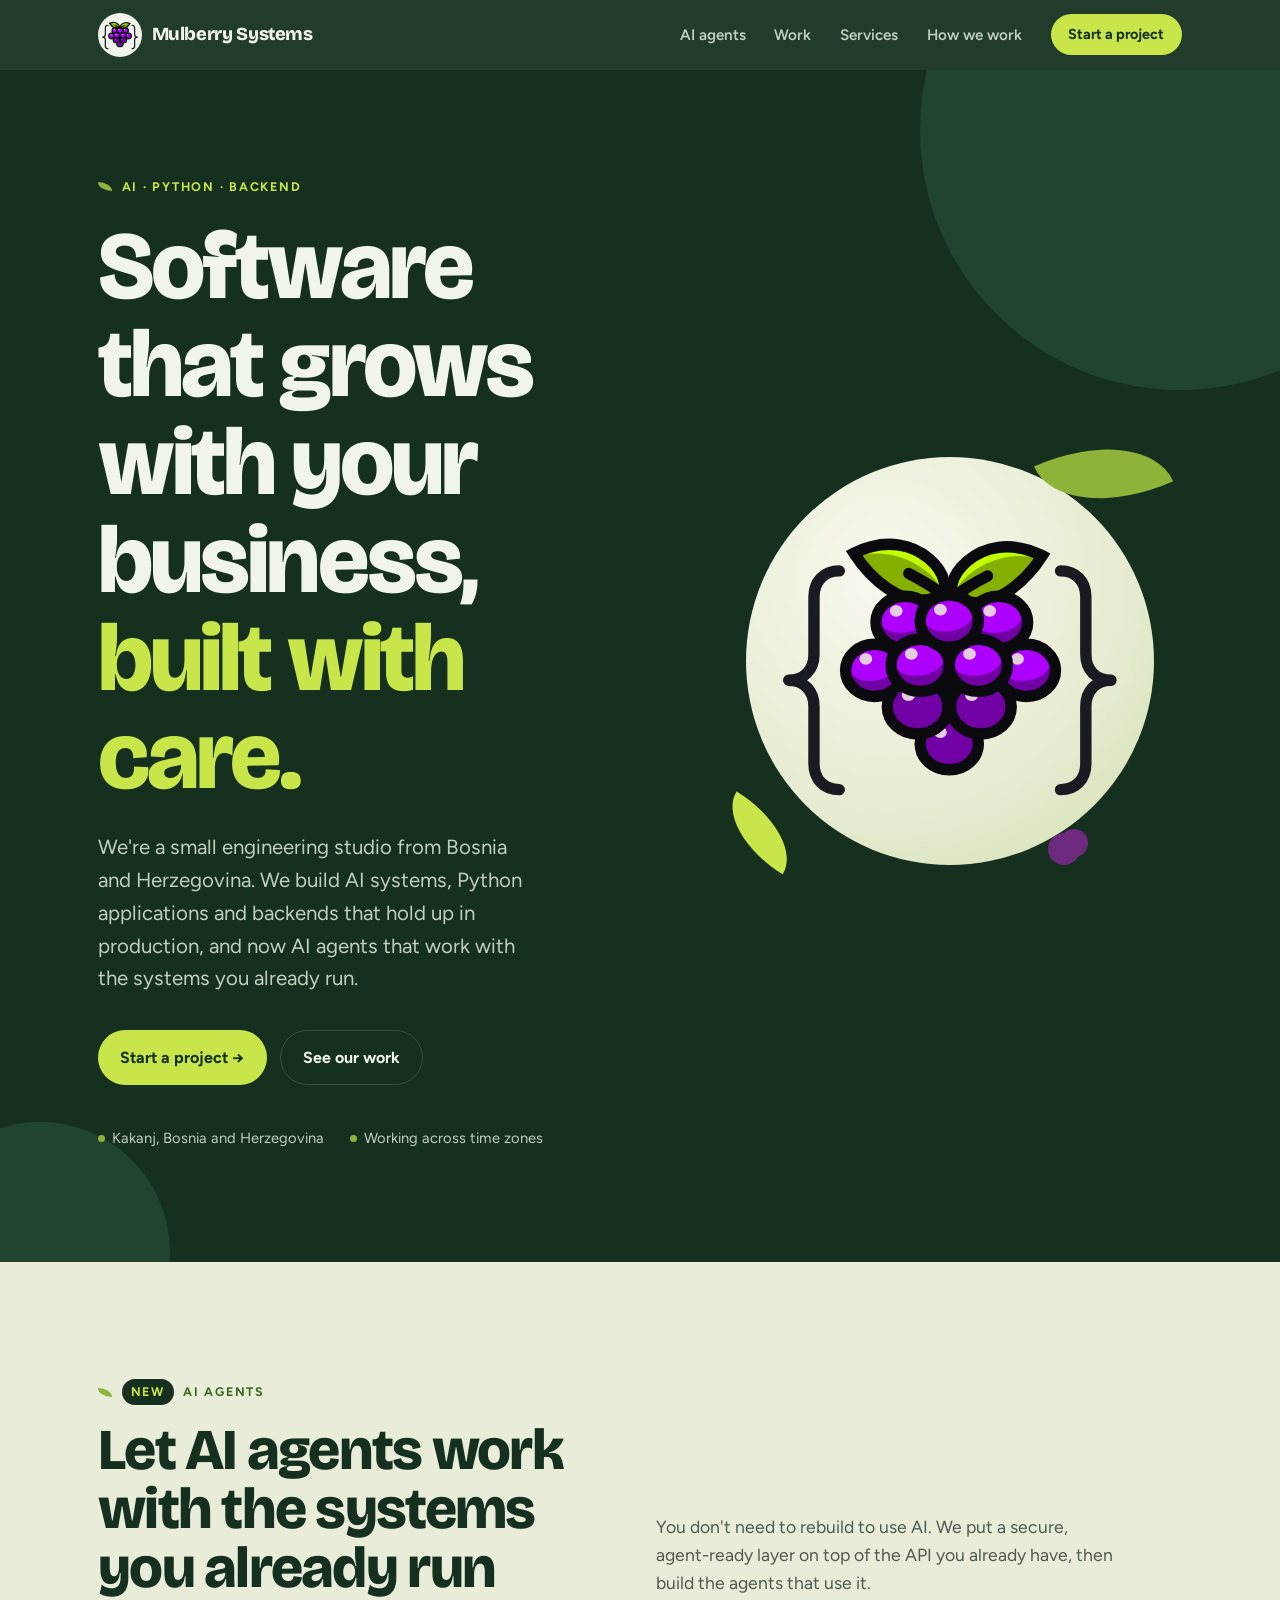
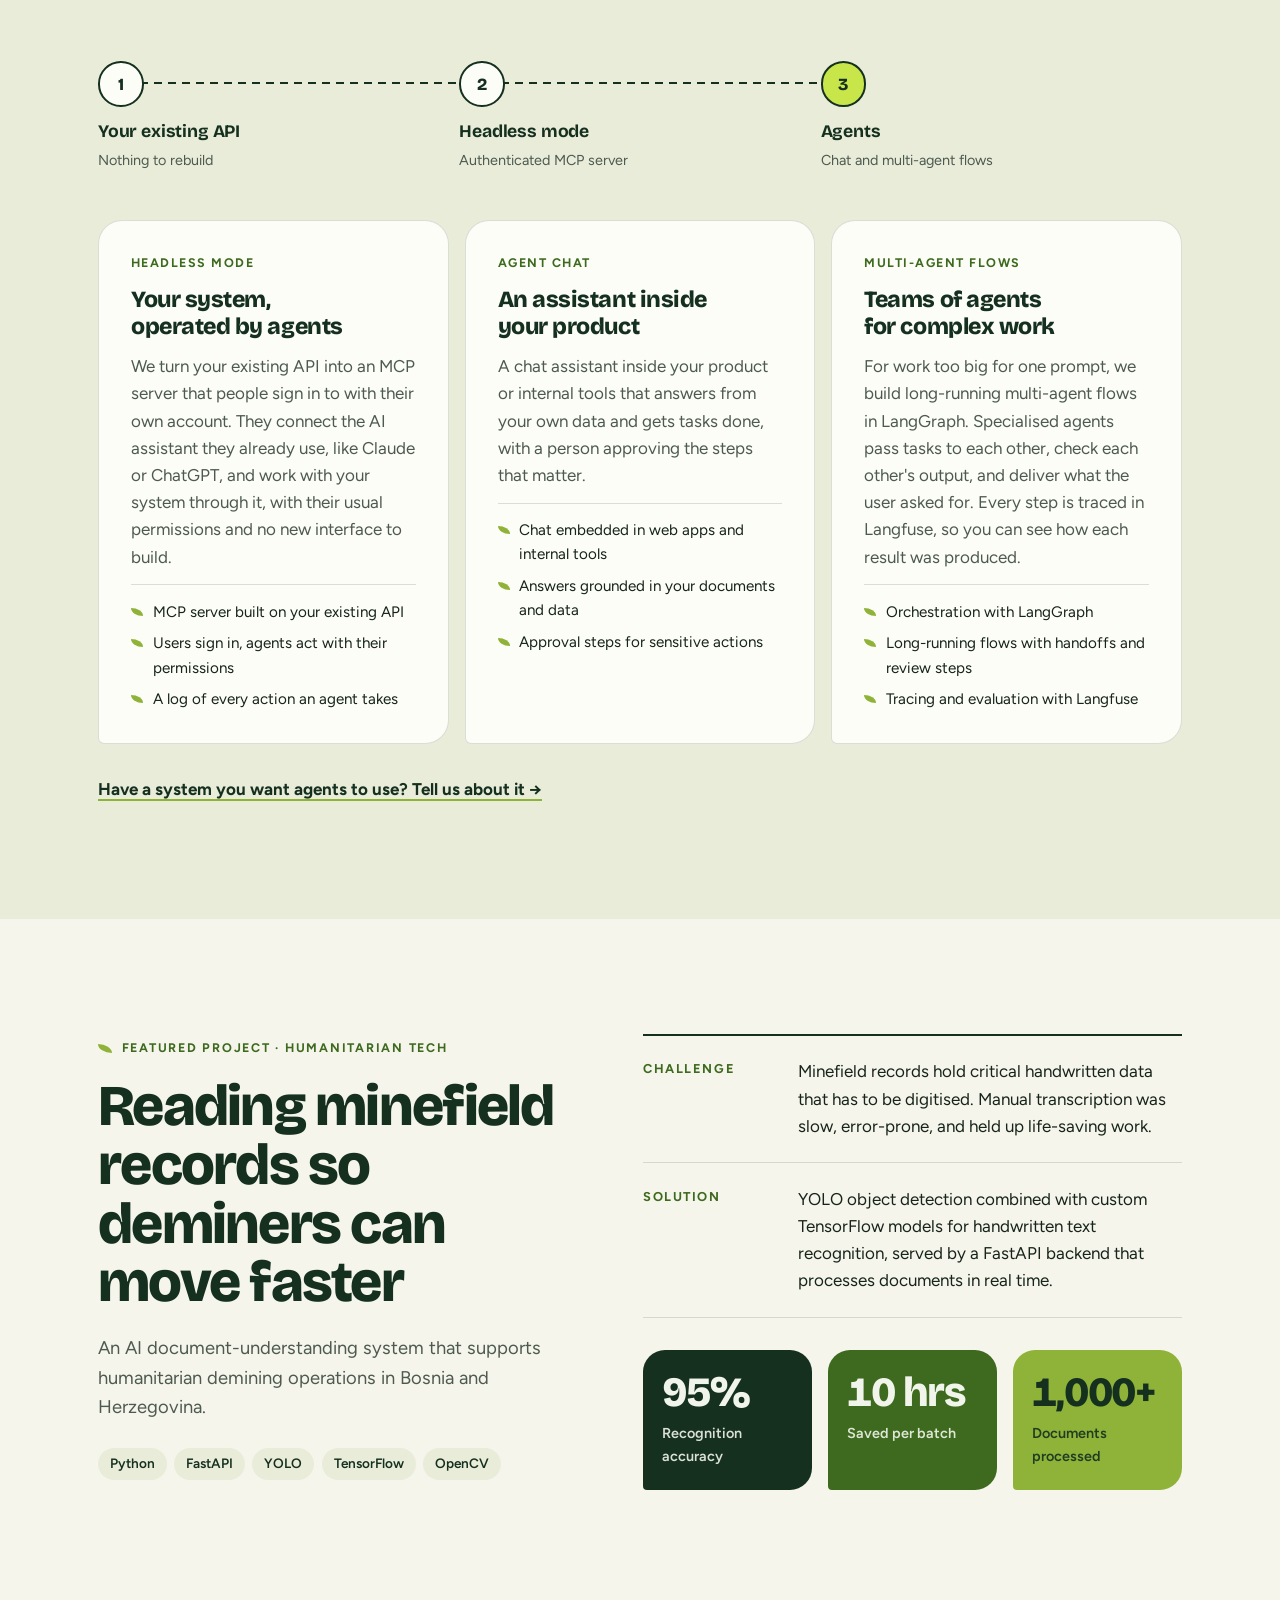
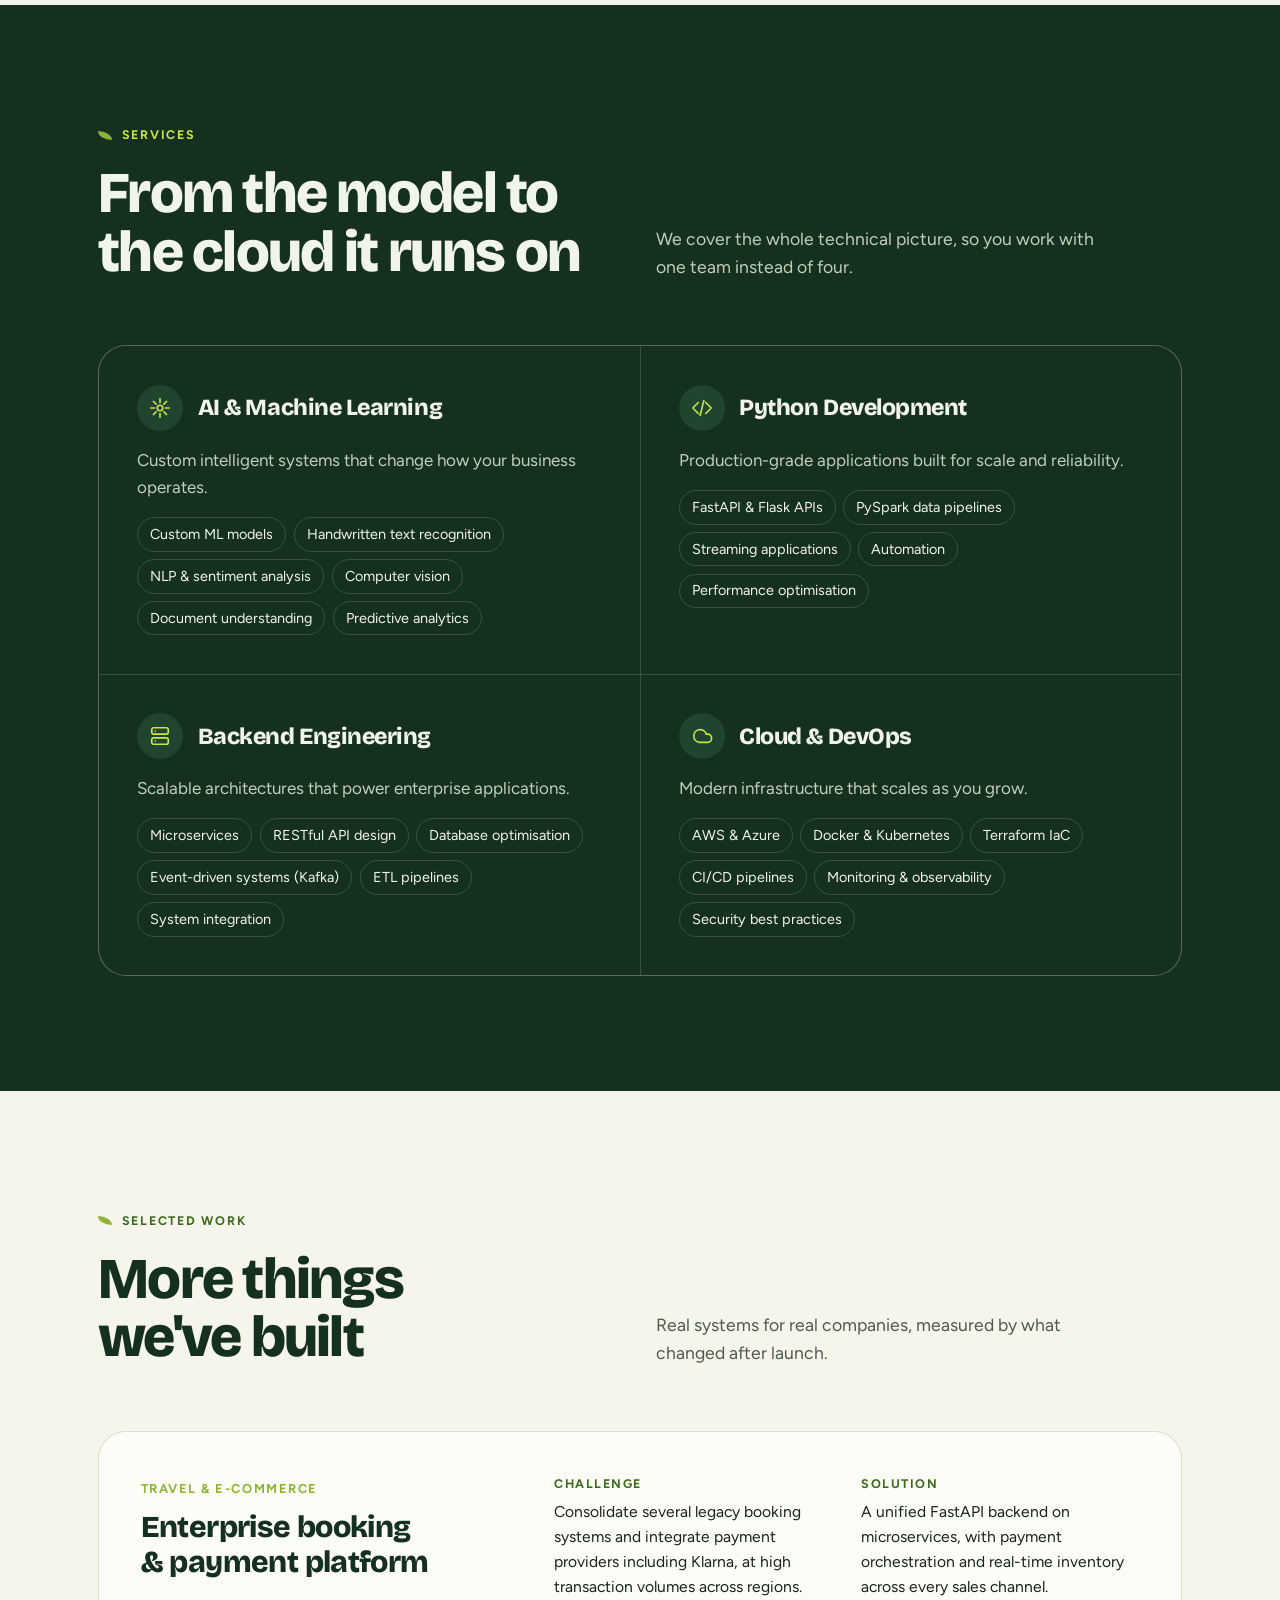
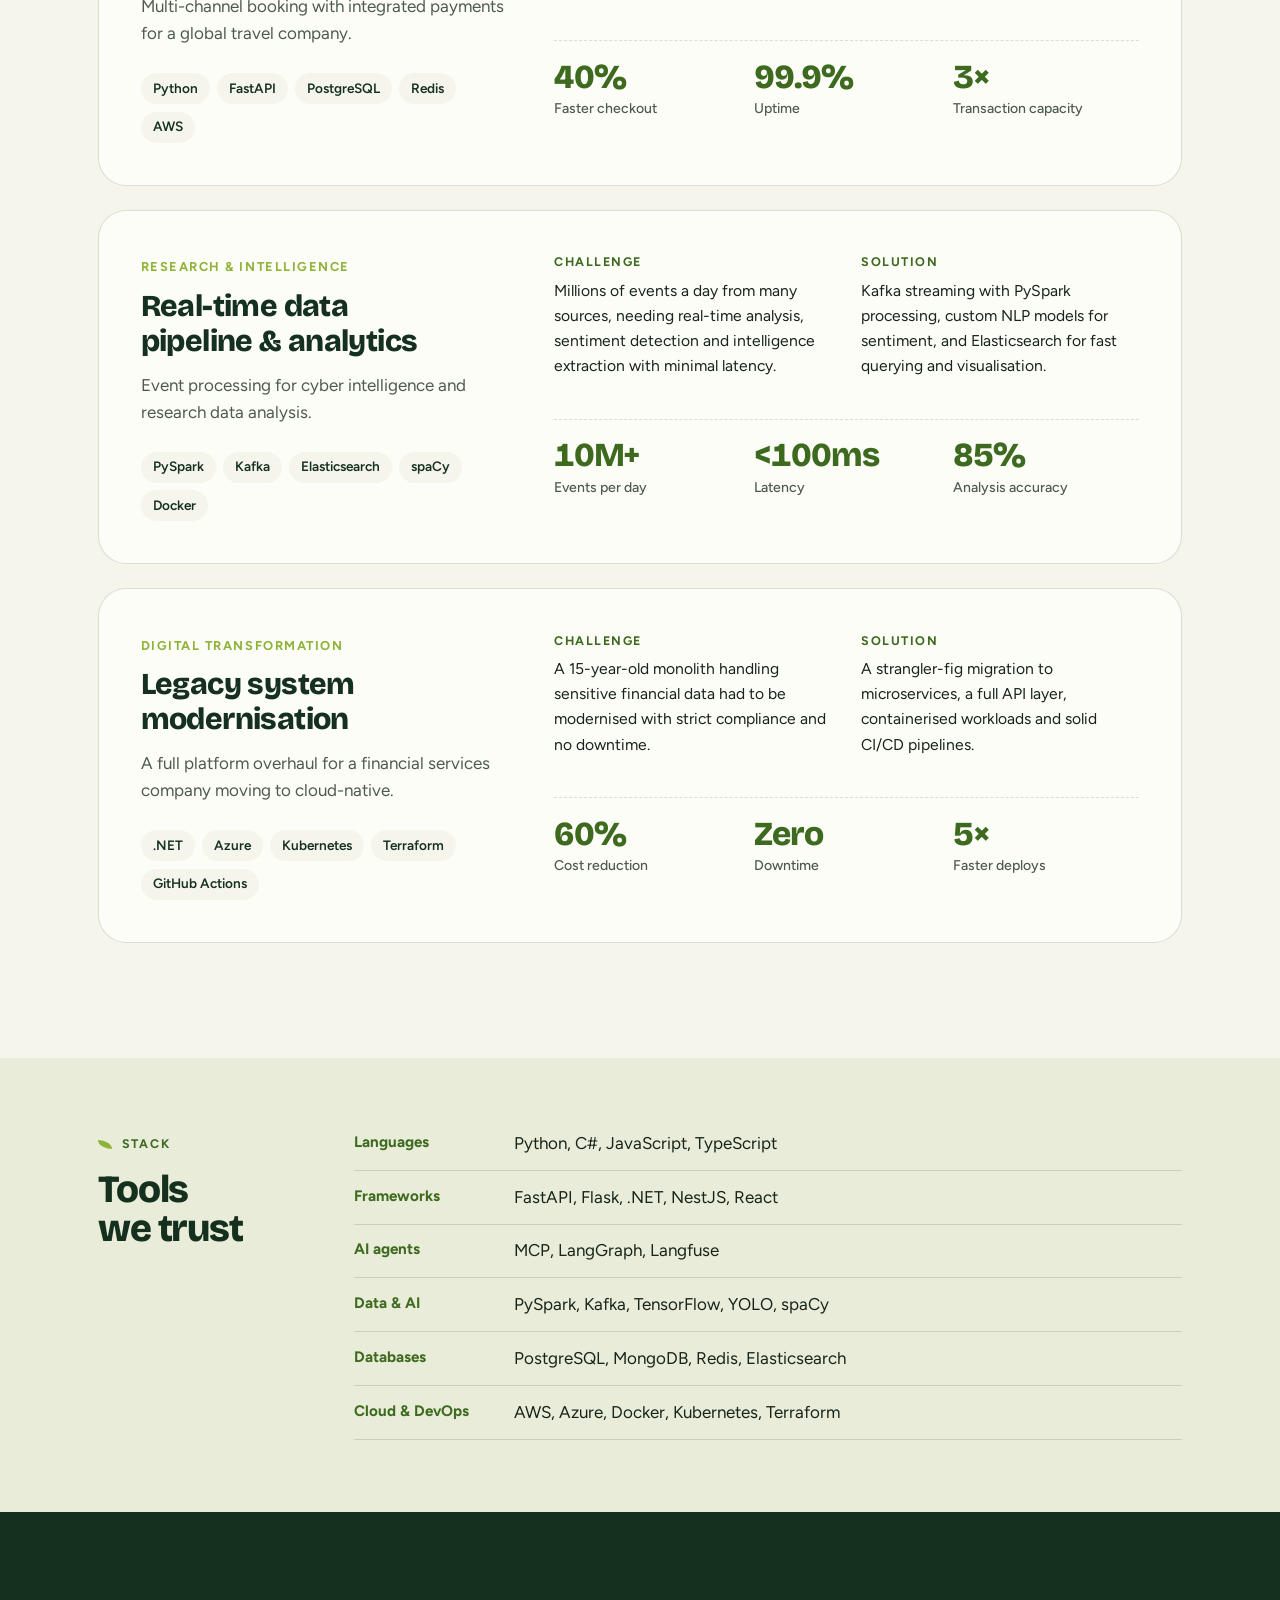
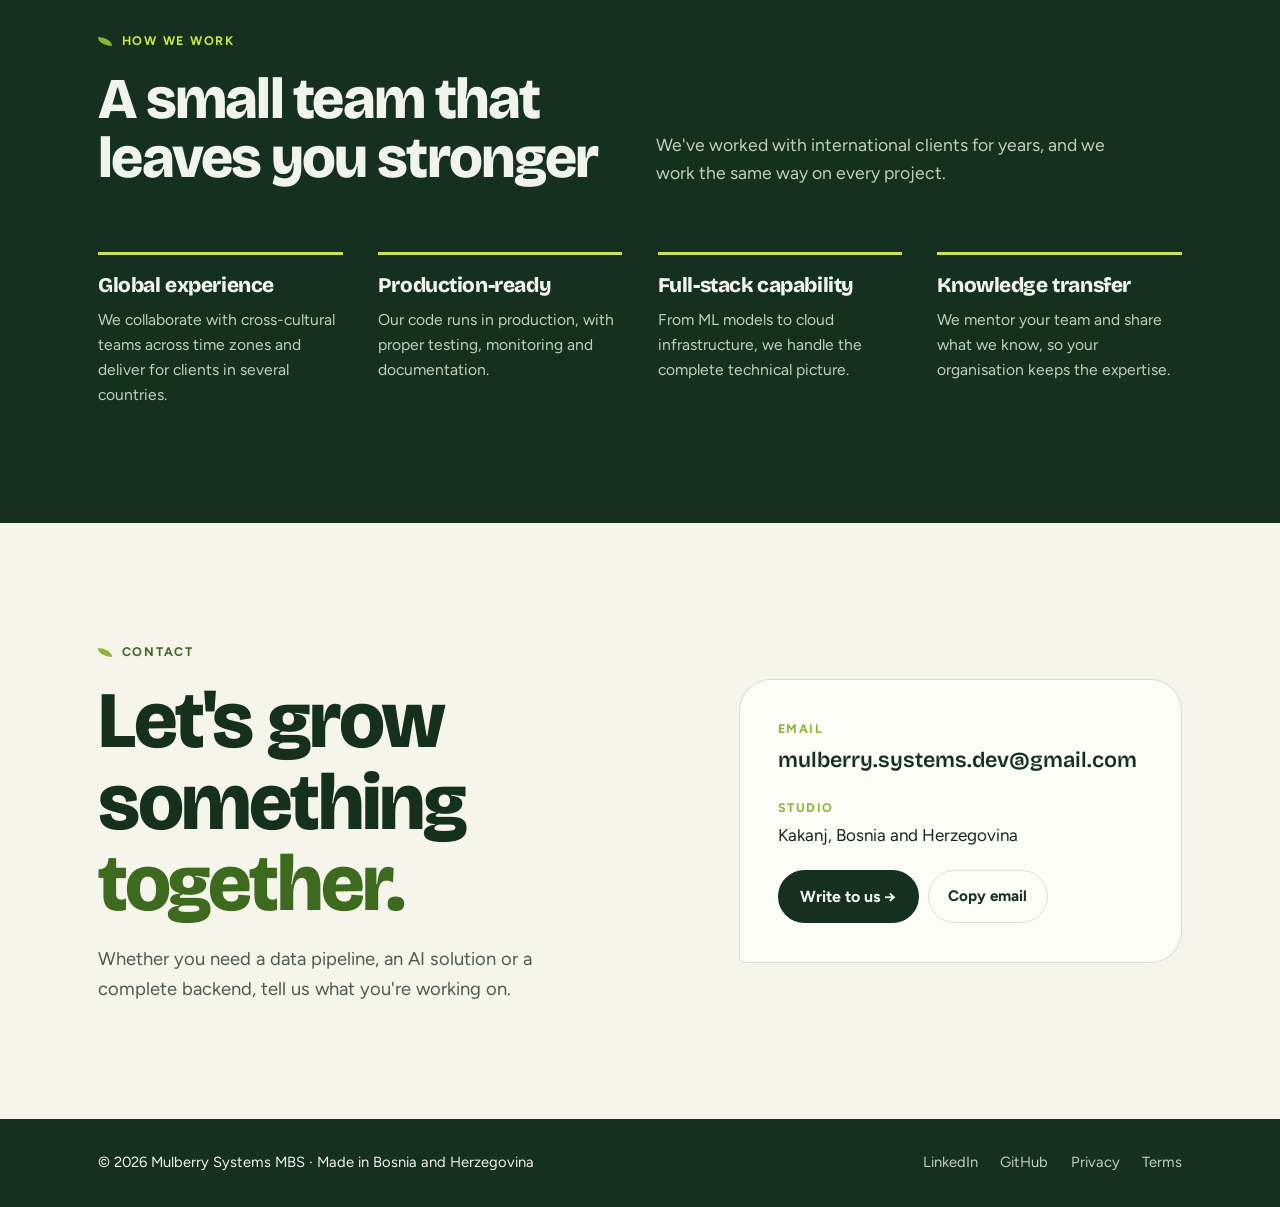
<file: design-options/option-5-grove.html>
<!doctype html>
<html lang="en">
<head>
<meta charset="utf-8">
<meta name="viewport" content="width=device-width, initial-scale=1">
<title>Mulberry Systems — Grove</title>
<link rel="preconnect" href="https://fonts.googleapis.com">
<link rel="preconnect" href="https://fonts.gstatic.com" crossorigin>
<link href="https://fonts.googleapis.com/css2?family=Bricolage+Grotesque:opsz,wght@12..96,400;12..96,600;12..96,800&family=Figtree:wght@400;500;600;700&display=swap" rel="stylesheet">
<style>
/* Layout: alternating deep-forest and warm leaf-tinted bands; left-aligned editorial columns, one big organic hero */
:root {
  --forest: #15301f;
  --forest-2: #21442f;
  --moss: #3d6a1e;
  --berry: #6e2a7f; /* the single berry detail in the hero art */
  --leaf: #8fb339;
  --lime: #c8e64a;
  --ground: #f6f5ec;
  --ground-2: #e9ecd9;
  --card: #fdfdf8;
  --ink: #16241a;
  --ink-soft: #4d5a4f;
  --on-dark: #f1f4ea;
  --on-dark-soft: #c2cfbb;
  --line-light: rgba(21, 48, 31, 0.15);
  --line-dark: rgba(241, 244, 234, 0.16);
  --display: 'Bricolage Grotesque', 'Avenir Next', 'Segoe UI', sans-serif;
  --body: 'Figtree', 'Helvetica Neue', Arial, sans-serif;
  --wrap: 1180px;
  --gutter: clamp(16px, 4vw, 48px);
}
* { box-sizing: border-box; margin: 0; padding: 0; }
html { scroll-behavior: smooth; }
body {
  font-family: var(--body);
  font-size: 1.0625rem;
  line-height: 1.6;
  background: var(--ground);
  color: var(--ink);
  -webkit-font-smoothing: antialiased;
}
a { color: inherit; }
:focus-visible { outline: 3px solid var(--moss); outline-offset: 3px; border-radius: 4px; }
.dark :focus-visible { outline-color: var(--lime); }
.wrap { max-width: var(--wrap); margin: 0 auto; padding-inline: var(--gutter); }
h1, h2, h3 { font-family: var(--display); font-weight: 800; letter-spacing: -0.03em; line-height: 1.02; text-wrap: balance; }
h2 { font-size: clamp(2.2rem, 5vw, 3.6rem); }
h3 { font-size: 1.45rem; letter-spacing: -0.02em; line-height: 1.15; }
.eyebrow {
  font-family: var(--body); font-weight: 700; font-size: 0.78rem;
  letter-spacing: 0.14em; text-transform: uppercase; color: var(--moss);
  display: inline-flex; align-items: center; gap: 0.6rem;
}
.eyebrow::before { content: ""; width: 14px; height: 9px; background: var(--leaf); border-radius: 0 100% 0 100%; }
.dark .eyebrow { color: var(--lime); }
.dark { background: var(--forest); color: var(--on-dark); }
.dark p { color: var(--on-dark-soft); }
section { padding-block: clamp(4rem, 9vw, 7.5rem); }

/* Nav */
nav {
  position: sticky; top: env(safe-area-inset-top, 0px); z-index: 10;
  background: rgba(21, 48, 31, 0.94); backdrop-filter: blur(10px);
  color: var(--on-dark);
}
nav .wrap { display: flex; align-items: center; justify-content: space-between; gap: 1rem; padding-block: 0.8rem; }
.brand { display: flex; align-items: center; gap: 0.6rem; text-decoration: none; font-family: var(--display); font-weight: 800; font-size: 1.15rem; letter-spacing: -0.02em; }
.brand svg { width: 42px; height: 34px; }
.brand-mark { background: var(--on-dark); border-radius: 50%; padding: 4px; width: 44px; height: 44px; display: grid; place-items: center; }
.brand-mark svg { width: 36px; height: 30px; }
nav ul { list-style: none; display: flex; gap: 1.8rem; align-items: center; }
nav ul a { text-decoration: none; font-weight: 600; font-size: 0.95rem; color: var(--on-dark-soft); }
nav ul a:hover { color: var(--on-dark); }
.btn {
  display: inline-flex; align-items: center; gap: 0.5rem;
  font-family: var(--body); font-weight: 700; font-size: 1rem; text-decoration: none;
  padding: 0.85rem 1.4rem; border-radius: 999px; transition: transform .2s ease, background .2s ease;
}
.btn:hover { transform: translateY(-2px); }
.btn-lime { background: var(--lime); color: var(--forest); }
.btn-lime:hover { background: #d7ee72; }
.btn-ghost { border: 1.5px solid var(--line-dark); color: var(--on-dark); }
.btn-ghost:hover { border-color: var(--lime); }
.btn-plum { background: var(--forest); color: var(--on-dark); }
.btn-plum:hover { background: var(--moss); }
nav .btn { padding: 0.55rem 1.1rem; font-size: 0.9rem; }
@media (max-width: 760px) { nav ul li:not(:last-child) { display: none; } }

/* Hero */
.hero { position: relative; overflow: hidden; padding-block: clamp(3.5rem, 8vw, 6.5rem) clamp(4rem, 9vw, 7rem); }
.hero .wrap { display: grid; grid-template-columns: 1.2fr 1fr; gap: clamp(2rem, 5vw, 4rem); align-items: center; position: relative; z-index: 1; }
.hero h1 { font-size: clamp(2.9rem, 7.5vw, 6.2rem); color: var(--on-dark); }
.hero h1 em { font-style: normal; color: var(--lime); }
.hero .lede { font-size: clamp(1.1rem, 1.6vw, 1.3rem); max-width: 34ch; margin-top: 1.6rem; color: var(--on-dark-soft); }
.hero-ctas { display: flex; flex-wrap: wrap; gap: 0.8rem; margin-top: 2.2rem; }
.hero-meta { margin-top: 2.6rem; display: flex; flex-wrap: wrap; gap: 0.5rem 1.6rem; font-size: 0.92rem; color: var(--on-dark-soft); }
.hero-meta span { display: inline-flex; align-items: center; gap: 0.45rem; }
.hero-meta span::before { content: ""; width: 7px; height: 7px; border-radius: 50%; background: var(--leaf); }
.hero-art { position: relative; aspect-ratio: 1; max-width: 100%; }
.hero-art .disc { position: absolute; inset: 6%; border-radius: 50%; background: radial-gradient(circle at 35% 30%, #f8f8ee 0%, #e6ebd0 62%, #cfdcab 100%); }
.hero-art svg.logo { position: absolute; inset: 18% 14%; width: 72%; height: 64%; animation: sway 7s ease-in-out infinite; transform-origin: 50% 25%; }
.leaf { position: absolute; border-radius: 0 100% 0 100%; }
.leaf.l1 { width: 26%; height: 15%; background: var(--leaf); top: 2%; right: 4%; transform: rotate(-24deg); }
.leaf.l2 { width: 18%; height: 10%; background: var(--lime); bottom: 8%; left: 0; transform: rotate(32deg); }
.leaf.l3 { width: 7%; height: 7%; border-radius: 50%; background: var(--berry); bottom: 6%; right: 22%; box-shadow: 10px -6px 0 -2px var(--berry); }
.berry-bg { position: absolute; border-radius: 50%; background: var(--forest-2); }
.berry-bg.b1 { width: 520px; height: 520px; right: -160px; top: -200px; }
.berry-bg.b2 { width: 260px; height: 260px; left: -90px; bottom: -120px; }
@keyframes sway { 0%,100% { transform: rotate(-2deg); } 50% { transform: rotate(2deg); } }
@media (max-width: 860px) {
  .hero .wrap { grid-template-columns: 1fr; }
  .hero-art { max-width: 340px; width: 100%; margin-inline: auto; order: -1; }
}

/* Featured case */
.featured .wrap { display: grid; grid-template-columns: 1fr 1.15fr; gap: clamp(2rem, 6vw, 5rem); align-items: start; }
.featured h2 { margin-top: 1rem; color: var(--forest); }
.featured .intro { margin-top: 1.4rem; font-size: 1.15rem; color: var(--ink-soft); max-width: 46ch; }
.tags { display: flex; flex-wrap: wrap; gap: 0.45rem; margin-top: 1.6rem; list-style: none; }
.tags li { font-size: 0.85rem; font-weight: 600; padding: 0.3rem 0.75rem; border-radius: 999px; background: var(--ground-2); color: var(--forest); }
.dark .tags li { background: var(--forest-2); color: var(--on-dark); }
.story { display: grid; gap: 0; border-top: 2px solid var(--forest); }
.story-row { display: grid; grid-template-columns: 8.5rem 1fr; gap: 1.2rem; padding-block: 1.4rem; border-bottom: 1px solid var(--line-light); }
.story-row h3 { font-family: var(--body); font-size: 0.8rem; font-weight: 700; letter-spacing: 0.12em; text-transform: uppercase; color: var(--moss); padding-top: 0.25rem; }
.story-row p { color: var(--ink); min-width: 0; }
.big-stats { display: grid; grid-template-columns: repeat(3, 1fr); gap: 1rem; margin-top: 2rem; }
.big-stat { background: var(--forest); color: var(--on-dark); padding: 1.4rem 1.2rem; border-radius: 22px 22px 22px 4px; }
.big-stat:nth-child(2) { background: var(--moss); }
.big-stat:nth-child(3) { background: var(--leaf); color: var(--forest); }
.big-stat b { display: block; font-family: var(--display); font-size: clamp(1.9rem, 3.4vw, 2.6rem); font-weight: 800; letter-spacing: -0.03em; line-height: 1; font-variant-numeric: tabular-nums; }
.big-stat span { display: block; margin-top: 0.5rem; font-size: 0.9rem; font-weight: 600; opacity: .9; }
@media (max-width: 860px) { .featured .wrap { grid-template-columns: 1fr; } }
@media (max-width: 520px) {
  .story-row { grid-template-columns: 1fr; gap: 0.3rem; }
  .big-stats { grid-template-columns: 1fr; }
}

/* Services */
.section-head { display: grid; grid-template-columns: 1fr 1fr; gap: 2rem; align-items: end; margin-bottom: clamp(2.5rem, 5vw, 4rem); }
.section-head p { max-width: 42ch; font-size: 1.1rem; }
@media (max-width: 760px) { .section-head { grid-template-columns: 1fr; } }
.services-grid { display: grid; grid-template-columns: repeat(2, 1fr); gap: 1px; background: var(--line-dark); border: 1px solid var(--line-dark); border-radius: 28px; overflow: hidden; }
.service { background: var(--forest); padding: clamp(1.6rem, 3vw, 2.4rem); display: grid; gap: 1rem; align-content: start; }
.service-top { display: flex; align-items: center; gap: 0.9rem; }
.service-icon { width: 46px; height: 46px; border-radius: 50%; background: var(--forest-2); display: grid; place-items: center; flex: none; }
.service-icon svg { width: 22px; height: 22px; stroke: var(--lime); fill: none; stroke-width: 1.8; stroke-linecap: round; stroke-linejoin: round; }
.service h3 { color: var(--on-dark); }
.service ul { list-style: none; display: flex; flex-wrap: wrap; gap: 0.45rem; }
.service li { font-size: 0.9rem; padding: 0.3rem 0.75rem; border-radius: 999px; border: 1px solid var(--line-dark); color: var(--on-dark); }
@media (max-width: 760px) { .services-grid { grid-template-columns: 1fr; } }

/* Selected work */
.work h2 { color: var(--forest); }
.work .section-head p { color: var(--ink-soft); }
.projects { display: grid; gap: 1.5rem; }
.project { background: var(--card); border-radius: 28px; padding: clamp(1.5rem, 3.5vw, 2.6rem); display: grid; grid-template-columns: 1fr 1.6fr; gap: clamp(1.5rem, 4vw, 3rem); border: 1px solid var(--line-light); }
.project-label { font-size: 0.8rem; font-weight: 700; letter-spacing: 0.12em; text-transform: uppercase; color: var(--leaf); }
.project h3 { margin-top: 0.6rem; font-size: clamp(1.45rem, 2.4vw, 1.9rem); color: var(--forest); }
.project .summary { margin-top: 0.8rem; color: var(--ink-soft); }
.project .tags li { background: var(--ground); }
.project-body { display: grid; grid-template-columns: 1fr 1fr; gap: 1.2rem 1.8rem; min-width: 0; }
.project-body h4 { font-size: 0.78rem; font-weight: 700; letter-spacing: 0.12em; text-transform: uppercase; color: var(--moss); margin-bottom: 0.35rem; }
.project-body p { font-size: 0.98rem; color: var(--ink); }
.results { grid-column: 1 / -1; display: grid; grid-template-columns: repeat(3, 1fr); gap: 0.8rem; padding-top: 1.2rem; border-top: 1px dashed var(--line-light); }
.results div b { display: block; font-family: var(--display); font-weight: 800; font-size: clamp(1.6rem, 2.8vw, 2.1rem); letter-spacing: -0.03em; color: var(--moss); line-height: 1; font-variant-numeric: tabular-nums; }
.results div span { font-size: 0.88rem; color: var(--ink-soft); font-weight: 500; }
@media (max-width: 900px) { .project { grid-template-columns: 1fr; } }
@media (max-width: 560px) { .project-body { grid-template-columns: 1fr; } .results { grid-template-columns: 1fr 1fr; } }

/* Stack */
.stack { background: var(--ground-2); padding-block: clamp(3rem, 6vw, 4.5rem); }
.stack .wrap { display: grid; grid-template-columns: 14rem 1fr; gap: 2rem; align-items: start; }
.stack h2 { font-size: clamp(1.8rem, 3.5vw, 2.4rem); color: var(--forest); }
.stack dl { display: grid; gap: 0; }
.stack-row { display: grid; grid-template-columns: 9rem 1fr; gap: 1rem; padding-block: 0.8rem; border-bottom: 1px solid var(--line-light); }
.stack-row:first-child { padding-top: 0; }
.stack dt { font-weight: 700; color: var(--moss); font-size: 0.95rem; }
.stack dd { color: var(--ink); min-width: 0; }
@media (max-width: 760px) { .stack .wrap { grid-template-columns: 1fr; } }
@media (max-width: 460px) { .stack-row { grid-template-columns: 1fr; gap: 0.2rem; } }

/* How we work */
.how-grid { display: grid; grid-template-columns: repeat(4, 1fr); gap: clamp(1.2rem, 3vw, 2.2rem); }
.how-item { border-top: 3px solid var(--lime); padding-top: 1.2rem; }
.how-item h3 { color: var(--on-dark); font-size: 1.3rem; }
.how-item p { margin-top: 0.6rem; font-size: 0.98rem; }
@media (max-width: 960px) { .how-grid { grid-template-columns: repeat(2, 1fr); } }
@media (max-width: 520px) { .how-grid { grid-template-columns: 1fr; } }

/* Contact */
.contact .wrap { display: grid; grid-template-columns: 1.3fr 1fr; gap: clamp(2rem, 5vw, 4rem); align-items: center; }
.contact h2 { font-size: clamp(2.6rem, 6.5vw, 5rem); color: var(--forest); }
.contact h2 em { font-style: normal; color: var(--moss); }
.contact .intro { margin-top: 1.2rem; font-size: 1.15rem; color: var(--ink-soft); max-width: 40ch; }
.contact-card { background: var(--card); border-radius: 32px 32px 32px 6px; padding: clamp(1.6rem, 3vw, 2.4rem); border: 1px solid var(--line-light); display: grid; gap: 1.3rem; min-width: 0; }
.contact-card small { display: block; font-size: 0.78rem; font-weight: 700; letter-spacing: 0.12em; text-transform: uppercase; color: var(--leaf); margin-bottom: 0.25rem; }
.email { font-family: var(--display); font-weight: 600; font-size: clamp(1.05rem, 2.2vw, 1.35rem); color: var(--forest); overflow-wrap: anywhere; user-select: all; }
.contact-card .row { display: flex; flex-wrap: wrap; gap: 0.6rem; }
.copy-btn { font: inherit; font-weight: 700; font-size: 0.95rem; padding: 0.85rem 1.2rem; border-radius: 999px; border: 1.5px solid var(--line-light); background: transparent; color: var(--forest); cursor: pointer; }
.copy-btn:hover { border-color: var(--moss); }
@media (max-width: 860px) { .contact .wrap { grid-template-columns: 1fr; } }

/* Footer */
footer { padding-block: 2rem; }
footer .wrap { display: flex; flex-wrap: wrap; gap: 1rem 2rem; justify-content: space-between; align-items: center; font-size: 0.92rem; }
footer ul { list-style: none; display: flex; gap: 1.4rem; flex-wrap: wrap; }
footer a { text-decoration: none; color: var(--on-dark-soft); }
footer a:hover { color: var(--lime); }

@media (prefers-reduced-motion: reduce) {
  html { scroll-behavior: auto; }
  *, *::before, *::after { animation: none !important; transition: none !important; }
}

/* AI agents */
.agents { background: var(--ground-2); }
.agents .section-head p { color: var(--ink-soft); }
.agents h2 { color: var(--forest); }
.new-pill { background: var(--forest); color: var(--lime); border-radius: 999px; padding: 0.2rem 0.6rem; letter-spacing: 0.1em; }
.flow { list-style: none; display: grid; grid-template-columns: repeat(3, 1fr); gap: 0; margin-bottom: clamp(2rem, 4vw, 3rem); counter-reset: step; }
.flow li { position: relative; display: grid; gap: 0.7rem; justify-items: start; padding-right: 1rem; counter-increment: step; }
.flow li::before { content: counter(step); width: 2.6rem; height: 2.6rem; border-radius: 50%; display: grid; place-items: center; font-family: var(--display); font-weight: 800; background: var(--card); color: var(--forest); border: 2px solid var(--forest); position: relative; z-index: 1; }
.flow li:last-child::before { background: var(--lime); }
.flow li:not(:last-child)::after { content: ""; position: absolute; top: 1.3rem; left: 2.6rem; right: 0; height: 2px; background: repeating-linear-gradient(90deg, var(--forest) 0 8px, transparent 8px 14px); animation: flow 1.2s linear infinite; }
.flow li > span { display: grid; gap: 0.15rem; min-width: 0; }
.flow b { font-family: var(--display); font-weight: 700; font-size: 1.1rem; letter-spacing: -0.01em; color: var(--forest); }
.flow small { font-size: 0.9rem; color: var(--ink-soft); }
@keyframes flow { to { background-position: 14px 0; } }
.agent-grid { display: grid; grid-template-columns: repeat(3, 1fr); gap: 1rem; }
.agent { background: var(--card); border: 1px solid var(--line-light); border-radius: 24px 24px 24px 6px; padding: clamp(1.4rem, 2.6vw, 2rem); display: grid; gap: 0.85rem; align-content: start; min-width: 0; }
.agent .kicker { font-size: 0.78rem; font-weight: 700; letter-spacing: 0.12em; text-transform: uppercase; color: var(--moss); }
.agent h3 { color: var(--forest); }
.agent p { color: var(--ink-soft); }
.agent ul { list-style: none; display: grid; gap: 0.45rem; border-top: 1px solid var(--line-light); padding-top: 0.9rem; }
.agent li { display: flex; gap: 0.6rem; font-size: 0.95rem; color: var(--ink); }
.agent li::before { content: ""; flex: none; width: 12px; height: 8px; margin-top: 0.5rem; background: var(--leaf); border-radius: 0 100% 0 100%; }
.agents-cta { margin-top: 2rem; }
.agents-cta a { font-weight: 700; color: var(--forest); text-decoration-color: var(--leaf); text-decoration-thickness: 2px; text-underline-offset: 4px; }
@media (max-width: 900px) { .agent-grid { grid-template-columns: 1fr; } }
@media (max-width: 640px) {
  .flow { grid-template-columns: 1fr; gap: 1.1rem; }
  .flow li { grid-template-columns: 2.6rem 1fr; align-items: center; gap: 0.9rem; padding-right: 0; }
  .flow li:not(:last-child)::after { top: 2.6rem; left: 1.25rem; right: auto; width: 2px; height: 1.1rem; background: repeating-linear-gradient(180deg, var(--forest) 0 5px, transparent 5px 9px); animation: none; }
}
@media (prefers-reduced-motion: reduce) { .flow li::after { animation: none !important; } }
</style>
</head>
<body>
  <svg width="0" height="0" style="position:absolute" aria-hidden="true">
    <symbol id="mbs-logo" viewBox="0 0 264 213" fill="none" xmlns="http://www.w3.org/2000/svg">
      <path d="M56.2113 20.943C107.708 -4.52195 140.797 46.6905 122.922 55.1507C94.8834 67.7663 66.7654 37.6021 56.2113 20.943Z" fill="#c1ff00"/>
      <path d="M55.7677 24.1096C100.554 9.65158 138.074 53.5974 122.479 58.3174C97.932 65.2051 67.7769 38.3821 55.7677 24.1096Z" fill="#85b000"/>
      <path d="M56.2113 20.943C107.708 -4.52195 140.797 46.6905 122.922 55.1507C94.8834 67.7663 66.7654 37.6021 56.2113 20.943Z" stroke="#0a0a0f" stroke-width="9"/>
      <path d="M99.5 36.9807C122.24 48.9807 125.496 53.314 124.281 53.9807" stroke="#0a0a0f" stroke-width="9" stroke-linecap="round"/>
      <path d="M205.017 22.943C153.52 -2.52195 120.431 48.6905 138.306 57.1507C166.345 69.7663 194.463 39.6021 205.017 22.943Z" fill="#c1ff00"/>
      <path d="M205.461 26.1096C160.675 11.6516 123.155 55.5974 138.75 60.3174C163.296 67.2051 193.452 40.3821 205.461 26.1096Z" fill="#85b000"/>
      <path d="M205.017 22.943C153.52 -2.52195 120.431 48.6905 138.306 57.1507C166.345 69.7663 194.463 39.6021 205.017 22.943Z" stroke="#0a0a0f" stroke-width="9"/>
      <path d="M161.728 38.9807C138.988 50.9807 135.733 55.314 136.947 55.9807" stroke="#0a0a0f" stroke-width="9" stroke-linecap="round"/>
      <rect x="120.5" y="118.981" width="23" height="18" fill="#0a0a0f"/>
      <path d="M72.5 131.57C83.5457 131.57 92.5 123.534 92.5 113.622C92.5 103.709 83.5457 95.673 72.5 95.673C61.4543 95.673 52.5 103.709 52.5 113.622C52.5 123.534 61.4543 131.57 72.5 131.57Z" fill="#7100a5"/>
      <path d="M74.0628 121.576C84.9407 119.855 92.6706 112.919 91.3279 106.086C89.9853 99.2524 80.0786 95.1081 69.2007 96.8294C58.3228 98.5508 50.593 105.486 51.9356 112.319C53.2783 119.153 63.1849 123.297 74.0628 121.576Z" fill="#ae00ff"/>
      <path d="M65.5 109.135C68.2614 109.135 70.5 107.126 70.5 104.647C70.5 102.169 68.2614 100.16 65.5 100.16C62.7386 100.16 60.5 102.169 60.5 104.647C60.5 107.126 62.7386 109.135 65.5 109.135Z" fill="#E3CEE0"/>
      <path d="M72.5 134.263C85.2025 134.263 95.5 125.021 95.5 113.622C95.5 102.222 85.2025 92.9807 72.5 92.9807C59.7975 92.9807 49.5 102.222 49.5 113.622C49.5 125.021 59.7975 134.263 72.5 134.263Z" stroke="#0a0a0f" stroke-width="9"/>
      <path d="M192.5 131.57C203.546 131.57 212.5 123.534 212.5 113.622C212.5 103.709 203.546 95.673 192.5 95.673C181.454 95.673 172.5 103.709 172.5 113.622C172.5 123.534 181.454 131.57 192.5 131.57Z" fill="#7100a5"/>
      <path d="M194.063 121.576C204.941 119.855 212.671 112.919 211.328 106.086C209.985 99.2524 200.079 95.1081 189.201 96.8294C178.323 98.5508 170.593 105.486 171.936 112.319C173.278 119.153 183.185 123.297 194.063 121.576Z" fill="#ae00ff"/>
      <path d="M185.5 109.135C188.261 109.135 190.5 107.126 190.5 104.647C190.5 102.169 188.261 100.16 185.5 100.16C182.739 100.16 180.5 102.169 180.5 104.647C180.5 107.126 182.739 109.135 185.5 109.135Z" fill="#E3CEE0"/>
      <path d="M192.5 134.263C205.203 134.263 215.5 125.021 215.5 113.622C215.5 102.222 205.203 92.9807 192.5 92.9807C179.797 92.9807 169.5 102.222 169.5 113.622C169.5 125.021 179.797 134.263 192.5 134.263Z" stroke="#0a0a0f" stroke-width="9"/>
      <path d="M170.5 93.5704C181.546 93.5704 190.5 85.5345 190.5 75.6217C190.5 65.7089 181.546 57.673 170.5 57.673C159.454 57.673 150.5 65.7089 150.5 75.6217C150.5 85.5345 159.454 93.5704 170.5 93.5704Z" fill="#7100a5"/>
      <path d="M172.063 83.5759C182.941 81.8545 190.671 74.9194 189.328 68.0859C187.985 61.2524 178.079 57.1081 167.201 58.8294C156.323 60.5508 148.593 67.4859 149.936 74.3194C151.278 81.153 161.185 85.2972 172.063 83.5759Z" fill="#ae00ff"/>
      <path d="M163.5 71.1345C166.261 71.1345 168.5 69.1255 168.5 66.6473C168.5 64.1691 166.261 62.1602 163.5 62.1602C160.739 62.1602 158.5 64.1691 158.5 66.6473C158.5 69.1255 160.739 71.1345 163.5 71.1345Z" fill="#E3CEE0"/>
      <path d="M170.5 96.2627C183.203 96.2627 193.5 87.0214 193.5 75.6217C193.5 64.222 183.203 54.9807 170.5 54.9807C157.797 54.9807 147.5 64.222 147.5 75.6217C147.5 87.0214 157.797 96.2627 170.5 96.2627Z" stroke="#0a0a0f" stroke-width="9"/>
      <path d="M96.5 93.5704C107.546 93.5704 116.5 85.5345 116.5 75.6217C116.5 65.7089 107.546 57.673 96.5 57.673C85.4543 57.673 76.5 65.7089 76.5 75.6217C76.5 85.5345 85.4543 93.5704 96.5 93.5704Z" fill="#7100a5"/>
      <path d="M98.0628 83.5759C108.941 81.8545 116.671 74.9194 115.328 68.0859C113.985 61.2524 104.079 57.1081 93.2007 58.8294C82.3228 60.5508 74.593 67.4859 75.9356 74.3194C77.2783 81.153 87.1849 85.2972 98.0628 83.5759Z" fill="#ae00ff"/>
      <path d="M89.5 71.1345C92.2614 71.1345 94.5 69.1255 94.5 66.6473C94.5 64.1691 92.2614 62.1602 89.5 62.1602C86.7386 62.1602 84.5 64.1691 84.5 66.6473C84.5 69.1255 86.7386 71.1345 89.5 71.1345Z" fill="#E3CEE0"/>
      <path d="M96.5 96.2627C109.203 96.2627 119.5 87.0214 119.5 75.6217C119.5 64.222 109.203 54.9807 96.5 54.9807C83.7975 54.9807 73.5 64.222 73.5 75.6217C73.5 87.0214 83.7975 96.2627 96.5 96.2627Z" stroke="#0a0a0f" stroke-width="9"/>
      <path d="M219.5 34.9807C231.5 34.9807 239.5 43.2187 239.5 55.5759V100.885C239.5 113.243 247.5 121.481 259.5 121.481C247.5 121.481 239.5 129.719 239.5 142.076V187.385C239.5 199.743 231.5 207.981 219.5 207.981" stroke="#1a1a22" stroke-width="9" stroke-linecap="round" stroke-linejoin="round"/>
      <path d="M44.5 34.9807C32.5 34.9807 24.5 43.2187 24.5 55.5759V100.885C24.5 113.243 16.5 121.481 4.5 121.481C16.5 121.481 24.5 129.719 24.5 142.076V187.385C24.5 199.743 32.5 207.981 44.5 207.981" stroke="#1a1a22" stroke-width="9" stroke-linecap="round" stroke-linejoin="round"/>
      <path d="M131.5 189.57C142.546 189.57 151.5 181.534 151.5 171.622C151.5 161.709 142.546 153.673 131.5 153.673C120.454 153.673 111.5 161.709 111.5 171.622C111.5 181.534 120.454 189.57 131.5 189.57Z" fill="#7100a5"/>
      <path d="M124.5 167.135C127.261 167.135 129.5 165.126 129.5 162.647C129.5 160.169 127.261 158.16 124.5 158.16C121.739 158.16 119.5 160.169 119.5 162.647C119.5 165.126 121.739 167.135 124.5 167.135Z" fill="#E3CEE0"/>
      <path d="M131.5 192.263C144.203 192.263 154.5 183.021 154.5 171.622C154.5 160.222 144.203 150.981 131.5 150.981C118.797 150.981 108.5 160.222 108.5 171.622C108.5 183.021 118.797 192.263 131.5 192.263Z" stroke="#0a0a0f" stroke-width="9"/>
      <path d="M106.5 161.176C118.026 161.176 127.37 152.806 127.37 142.481C127.37 132.155 118.026 123.785 106.5 123.785C94.9741 123.785 85.6304 132.155 85.6304 142.481C85.6304 152.806 94.9741 161.176 106.5 161.176Z" fill="#7100a5"/>
      <path d="M99.1957 137.807C102.077 137.807 104.413 135.714 104.413 133.133C104.413 130.552 102.077 128.459 99.1957 128.459C96.3142 128.459 93.9783 130.552 93.9783 133.133C93.9783 135.714 96.3142 137.807 99.1957 137.807Z" fill="#E3CEE0"/>
      <path d="M106.5 163.981C119.755 163.981 130.5 154.355 130.5 142.481C130.5 130.607 119.755 120.981 106.5 120.981C93.2452 120.981 82.5 130.607 82.5 142.481C82.5 154.355 93.2452 163.981 106.5 163.981Z" stroke="#0a0a0f" stroke-width="9"/>
      <path d="M156.5 161.176C168.026 161.176 177.37 152.806 177.37 142.481C177.37 132.155 168.026 123.785 156.5 123.785C144.974 123.785 135.63 132.155 135.63 142.481C135.63 152.806 144.974 161.176 156.5 161.176Z" fill="#7100a5"/>
      <path d="M149.196 137.807C152.077 137.807 154.413 135.714 154.413 133.133C154.413 130.552 152.077 128.459 149.196 128.459C146.314 128.459 143.978 130.552 143.978 133.133C143.978 135.714 146.314 137.807 149.196 137.807Z" fill="#E3CEE0"/>
      <path d="M156.5 163.981C169.755 163.981 180.5 154.355 180.5 142.481C180.5 130.607 169.755 120.981 156.5 120.981C143.245 120.981 132.5 130.607 132.5 142.481C132.5 154.355 143.245 163.981 156.5 163.981Z" stroke="#0a0a0f" stroke-width="9"/>
      <path d="M108.5 127.57C119.546 127.57 128.5 119.534 128.5 109.622C128.5 99.7089 119.546 91.673 108.5 91.673C97.4543 91.673 88.5 99.7089 88.5 109.622C88.5 119.534 97.4543 127.57 108.5 127.57Z" fill="#7100a5"/>
      <path d="M110.063 117.576C120.941 115.855 128.671 108.919 127.328 102.086C125.985 95.2524 116.079 91.1081 105.201 92.8294C94.3228 94.5508 86.593 101.486 87.9356 108.319C89.2783 115.153 99.1849 119.297 110.063 117.576Z" fill="#ae00ff"/>
      <path d="M101.5 105.135C104.261 105.135 106.5 103.126 106.5 100.647C106.5 98.1691 104.261 96.1602 101.5 96.1602C98.7386 96.1602 96.5 98.1691 96.5 100.647C96.5 103.126 98.7386 105.135 101.5 105.135Z" fill="#E3CEE0"/>
      <path d="M108.5 130.263C121.203 130.263 131.5 121.021 131.5 109.622C131.5 98.222 121.203 88.9807 108.5 88.9807C95.7975 88.9807 85.5 98.222 85.5 109.622C85.5 121.021 95.7975 130.263 108.5 130.263Z" stroke="#0a0a0f" stroke-width="9"/>
      <path d="M154.5 127.57C165.546 127.57 174.5 119.534 174.5 109.622C174.5 99.7089 165.546 91.673 154.5 91.673C143.454 91.673 134.5 99.7089 134.5 109.622C134.5 119.534 143.454 127.57 154.5 127.57Z" fill="#7100a5"/>
      <path d="M156.063 117.576C166.941 115.855 174.671 108.919 173.328 102.086C171.985 95.2524 162.079 91.1081 151.201 92.8294C140.323 94.5508 132.593 101.486 133.936 108.319C135.278 115.153 145.185 119.297 156.063 117.576Z" fill="#ae00ff"/>
      <path d="M147.5 105.135C150.261 105.135 152.5 103.126 152.5 100.647C152.5 98.1691 150.261 96.1602 147.5 96.1602C144.739 96.1602 142.5 98.1691 142.5 100.647C142.5 103.126 144.739 105.135 147.5 105.135Z" fill="#E3CEE0"/>
      <path d="M154.5 130.263C167.203 130.263 177.5 121.021 177.5 109.622C177.5 98.222 167.203 88.9807 154.5 88.9807C141.797 88.9807 131.5 98.222 131.5 109.622C131.5 121.021 141.797 130.263 154.5 130.263Z" stroke="#0a0a0f" stroke-width="9"/>
      <path d="M131.5 92.5704C142.546 92.5704 151.5 84.5345 151.5 74.6217C151.5 64.7089 142.546 56.673 131.5 56.673C120.454 56.673 111.5 64.7089 111.5 74.6217C111.5 84.5345 120.454 92.5704 131.5 92.5704Z" fill="#7100a5"/>
      <path d="M133.063 82.5759C143.941 80.8545 151.671 73.9194 150.328 67.0859C148.985 60.2524 139.079 56.1081 128.201 57.8294C117.323 59.5508 109.593 66.4859 110.936 73.3194C112.278 80.153 122.185 84.2972 133.063 82.5759Z" fill="#ae00ff"/>
      <path d="M124.5 70.1345C127.261 70.1345 129.5 68.1255 129.5 65.6473C129.5 63.1691 127.261 61.1602 124.5 61.1602C121.739 61.1602 119.5 63.1691 119.5 65.6473C119.5 68.1255 121.739 70.1345 124.5 70.1345Z" fill="#E3CEE0"/>
      <path d="M131.5 95.2627C144.203 95.2627 154.5 86.0214 154.5 74.6217C154.5 63.222 144.203 53.9807 131.5 53.9807C118.797 53.9807 108.5 63.222 108.5 74.6217C108.5 86.0214 118.797 95.2627 131.5 95.2627Z" stroke="#0a0a0f" stroke-width="9"/>
    </symbol>
  </svg>

<nav aria-label="Main">
  <div class="wrap">
    <a href="#top" class="brand"><span class="brand-mark"><svg viewBox="0 0 264 213" aria-hidden="true"><use href="#mbs-logo"></use></svg></span>Mulberry Systems</a>
    <ul>
      <li><a href="#agents">AI agents</a></li>
      <li><a href="#work">Work</a></li>
      <li><a href="#services">Services</a></li>
      <li><a href="#how">How we work</a></li>
      <li><a href="#contact" class="btn btn-lime">Start a project</a></li>
    </ul>
  </div>
</nav>

<header class="hero dark" id="top">
  <span class="berry-bg b1" aria-hidden="true"></span>
  <span class="berry-bg b2" aria-hidden="true"></span>
  <div class="wrap">
    <div>
      <span class="eyebrow">AI &middot; Python &middot; Backend</span>
      <h1 style="margin-top:1.2rem">Software that grows with your business, <em>built with care.</em></h1>
      <p class="lede">We're a small engineering studio from Bosnia and Herzegovina. We build AI systems, Python applications and backends that hold up in production, and now AI agents that work with the systems you already run.</p>
      <div class="hero-ctas">
        <a href="#contact" class="btn btn-lime">Start a project &rarr;</a>
        <a href="#work" class="btn btn-ghost">See our work</a>
      </div>
      <div class="hero-meta">
        <span>Kakanj, Bosnia and Herzegovina</span>
        <span>Working across time zones</span>
      </div>
    </div>
    <div class="hero-art" aria-hidden="true">
      <span class="disc"></span>
      <span class="leaf l1"></span>
      <span class="leaf l2"></span>
      <span class="leaf l3"></span>
      <svg class="logo" viewBox="0 0 264 213"><use href="#mbs-logo"></use></svg>
    </div>
  </div>
</header>

<section class="agents" id="agents" aria-labelledby="agents-title">
  <div class="wrap">
    <div class="section-head">
      <div>
        <span class="eyebrow"><span class="new-pill">New</span> AI agents</span>
        <h2 id="agents-title" style="margin-top:1rem">Let AI agents work with the systems you already run</h2>
      </div>
      <p>You don't need to rebuild to use AI. We put a secure, agent-ready layer on top of the API you already have, then build the agents that use it.</p>
    </div>
    <ol class="flow" aria-label="How an agent reaches your system">
      <li><span><b>Your existing API</b><small>Nothing to rebuild</small></span></li>
      <li><span><b>Headless mode</b><small>Authenticated MCP server</small></span></li>
      <li><span><b>Agents</b><small>Chat and multi-agent flows</small></span></li>
    </ol>
    <div class="agent-grid">
      <article class="agent">
        <span class="kicker">Headless mode</span>
        <h3>Your system, operated by agents</h3>
        <p>We turn your existing API into an MCP server that people sign in to with their own account. They connect the AI assistant they already use, like Claude or ChatGPT, and work with your system through it, with their usual permissions and no new interface to build.</p>
        <ul><li>MCP server built on your existing API</li><li>Users sign in, agents act with their permissions</li><li>A log of every action an agent takes</li></ul>
      </article>
      <article class="agent">
        <span class="kicker">Agent chat</span>
        <h3>An assistant inside your product</h3>
        <p>A chat assistant inside your product or internal tools that answers from your own data and gets tasks done, with a person approving the steps that matter.</p>
        <ul><li>Chat embedded in web apps and internal tools</li><li>Answers grounded in your documents and data</li><li>Approval steps for sensitive actions</li></ul>
      </article>
      <article class="agent">
        <span class="kicker">Multi-agent flows</span>
        <h3>Teams of agents for complex work</h3>
        <p>For work too big for one prompt, we build long-running multi-agent flows in LangGraph. Specialised agents pass tasks to each other, check each other's output, and deliver what the user asked for. Every step is traced in Langfuse, so you can see how each result was produced.</p>
        <ul><li>Orchestration with LangGraph</li><li>Long-running flows with handoffs and review steps</li><li>Tracing and evaluation with Langfuse</li></ul>
      </article>
    </div>
    <p class="agents-cta"><a href="#contact">Have a system you want agents to use? Tell us about it &rarr;</a></p>
  </div>
</section>

<section class="featured" id="work" aria-labelledby="featured-title">
  <div class="wrap">
    <div>
      <span class="eyebrow">Featured project &middot; Humanitarian tech</span>
      <h2 id="featured-title">Reading minefield records so deminers can move faster</h2>
      <p class="intro">An AI document-understanding system that supports humanitarian demining operations in Bosnia and Herzegovina.</p>
      <ul class="tags" aria-label="Technologies">
        <li>Python</li><li>FastAPI</li><li>YOLO</li><li>TensorFlow</li><li>OpenCV</li>
      </ul>
    </div>
    <div>
      <div class="story">
        <div class="story-row"><h3>Challenge</h3><p>Minefield records hold critical handwritten data that has to be digitised. Manual transcription was slow, error-prone, and held up life-saving work.</p></div>
        <div class="story-row"><h3>Solution</h3><p>YOLO object detection combined with custom TensorFlow models for handwritten text recognition, served by a FastAPI backend that processes documents in real time.</p></div>
      </div>
      <div class="big-stats">
        <div class="big-stat"><b>95%</b><span>Recognition accuracy</span></div>
        <div class="big-stat"><b>10 hrs</b><span>Saved per batch</span></div>
        <div class="big-stat"><b>1,000+</b><span>Documents processed</span></div>
      </div>
    </div>
  </div>
</section>

<section class="services dark" id="services" aria-labelledby="services-title">
  <div class="wrap">
    <div class="section-head">
      <div>
        <span class="eyebrow">Services</span>
        <h2 id="services-title" style="margin-top:1rem">From the model to the cloud it runs on</h2>
      </div>
      <p>We cover the whole technical picture, so you work with one team instead of four.</p>
    </div>
    <div class="services-grid">
      <article class="service">
        <div class="service-top">
          <span class="service-icon"><svg viewBox="0 0 24 24" aria-hidden="true"><circle cx="12" cy="12" r="3"/><path d="M12 2v4M12 18v4M4.9 4.9l2.8 2.8M16.3 16.3l2.8 2.8M2 12h4M18 12h4M4.9 19.1l2.8-2.8M16.3 7.7l2.8-2.8"/></svg></span>
          <h3>AI &amp; Machine Learning</h3>
        </div>
        <p>Custom intelligent systems that change how your business operates.</p>
        <ul><li>Custom ML models</li><li>Handwritten text recognition</li><li>NLP &amp; sentiment analysis</li><li>Computer vision</li><li>Document understanding</li><li>Predictive analytics</li></ul>
      </article>
      <article class="service">
        <div class="service-top">
          <span class="service-icon"><svg viewBox="0 0 24 24" aria-hidden="true"><path d="M8 6l-6 6 6 6M16 6l6 6-6 6M14 4l-4 16"/></svg></span>
          <h3>Python Development</h3>
        </div>
        <p>Production-grade applications built for scale and reliability.</p>
        <ul><li>FastAPI &amp; Flask APIs</li><li>PySpark data pipelines</li><li>Streaming applications</li><li>Automation</li><li>Performance optimisation</li></ul>
      </article>
      <article class="service">
        <div class="service-top">
          <span class="service-icon"><svg viewBox="0 0 24 24" aria-hidden="true"><rect x="3" y="3" width="18" height="7" rx="2"/><rect x="3" y="14" width="18" height="7" rx="2"/><path d="M7 6.5h.01M7 17.5h.01"/></svg></span>
          <h3>Backend Engineering</h3>
        </div>
        <p>Scalable architectures that power enterprise applications.</p>
        <ul><li>Microservices</li><li>RESTful API design</li><li>Database optimisation</li><li>Event-driven systems (Kafka)</li><li>ETL pipelines</li><li>System integration</li></ul>
      </article>
      <article class="service">
        <div class="service-top">
          <span class="service-icon"><svg viewBox="0 0 24 24" aria-hidden="true"><path d="M18 10h-1.3A7 7 0 1 0 9 19h9a4.5 4.5 0 0 0 0-9z"/></svg></span>
          <h3>Cloud &amp; DevOps</h3>
        </div>
        <p>Modern infrastructure that scales as you grow.</p>
        <ul><li>AWS &amp; Azure</li><li>Docker &amp; Kubernetes</li><li>Terraform IaC</li><li>CI/CD pipelines</li><li>Monitoring &amp; observability</li><li>Security best practices</li></ul>
      </article>
    </div>
  </div>
</section>

<section class="work" aria-labelledby="work-title">
  <div class="wrap">
    <div class="section-head">
      <div>
        <span class="eyebrow">Selected work</span>
        <h2 id="work-title" style="margin-top:1rem">More things we've built</h2>
      </div>
      <p>Real systems for real companies, measured by what changed after launch.</p>
    </div>
    <div class="projects">
      <article class="project">
        <div>
          <span class="project-label">Travel &amp; E-commerce</span>
          <h3>Enterprise booking &amp; payment platform</h3>
          <p class="summary">Multi-channel booking with integrated payments for a global travel company.</p>
          <ul class="tags" aria-label="Technologies"><li>Python</li><li>FastAPI</li><li>PostgreSQL</li><li>Redis</li><li>AWS</li></ul>
        </div>
        <div class="project-body">
          <div><h4>Challenge</h4><p>Consolidate several legacy booking systems and integrate payment providers including Klarna, at high transaction volumes across regions.</p></div>
          <div><h4>Solution</h4><p>A unified FastAPI backend on microservices, with payment orchestration and real-time inventory across every sales channel.</p></div>
          <div class="results">
            <div><b>40%</b><span>Faster checkout</span></div>
            <div><b>99.9%</b><span>Uptime</span></div>
            <div><b>3&times;</b><span>Transaction capacity</span></div>
          </div>
        </div>
      </article>
      <article class="project">
        <div>
          <span class="project-label">Research &amp; Intelligence</span>
          <h3>Real-time data pipeline &amp; analytics</h3>
          <p class="summary">Event processing for cyber intelligence and research data analysis.</p>
          <ul class="tags" aria-label="Technologies"><li>PySpark</li><li>Kafka</li><li>Elasticsearch</li><li>spaCy</li><li>Docker</li></ul>
        </div>
        <div class="project-body">
          <div><h4>Challenge</h4><p>Millions of events a day from many sources, needing real-time analysis, sentiment detection and intelligence extraction with minimal latency.</p></div>
          <div><h4>Solution</h4><p>Kafka streaming with PySpark processing, custom NLP models for sentiment, and Elasticsearch for fast querying and visualisation.</p></div>
          <div class="results">
            <div><b>10M+</b><span>Events per day</span></div>
            <div><b>&lt;100ms</b><span>Latency</span></div>
            <div><b>85%</b><span>Analysis accuracy</span></div>
          </div>
        </div>
      </article>
      <article class="project">
        <div>
          <span class="project-label">Digital Transformation</span>
          <h3>Legacy system modernisation</h3>
          <p class="summary">A full platform overhaul for a financial services company moving to cloud-native.</p>
          <ul class="tags" aria-label="Technologies"><li>.NET</li><li>Azure</li><li>Kubernetes</li><li>Terraform</li><li>GitHub Actions</li></ul>
        </div>
        <div class="project-body">
          <div><h4>Challenge</h4><p>A 15-year-old monolith handling sensitive financial data had to be modernised with strict compliance and no downtime.</p></div>
          <div><h4>Solution</h4><p>A strangler-fig migration to microservices, a full API layer, containerised workloads and solid CI/CD pipelines.</p></div>
          <div class="results">
            <div><b>60%</b><span>Cost reduction</span></div>
            <div><b>Zero</b><span>Downtime</span></div>
            <div><b>5&times;</b><span>Faster deploys</span></div>
          </div>
        </div>
      </article>
    </div>
  </div>
</section>

<section class="stack" aria-labelledby="stack-title">
  <div class="wrap">
    <div>
      <span class="eyebrow">Stack</span>
      <h2 id="stack-title" style="margin-top:0.8rem">Tools we trust</h2>
    </div>
    <dl>
      <div class="stack-row"><dt>Languages</dt><dd>Python, C#, JavaScript, TypeScript</dd></div>
      <div class="stack-row"><dt>Frameworks</dt><dd>FastAPI, Flask, .NET, NestJS, React</dd></div>
      <div class="stack-row"><dt>AI agents</dt><dd>MCP, LangGraph, Langfuse</dd></div>
      <div class="stack-row"><dt>Data &amp; AI</dt><dd>PySpark, Kafka, TensorFlow, YOLO, spaCy</dd></div>
      <div class="stack-row"><dt>Databases</dt><dd>PostgreSQL, MongoDB, Redis, Elasticsearch</dd></div>
      <div class="stack-row"><dt>Cloud &amp; DevOps</dt><dd>AWS, Azure, Docker, Kubernetes, Terraform</dd></div>
    </dl>
  </div>
</section>

<section class="how dark" id="how" aria-labelledby="how-title">
  <div class="wrap">
    <div class="section-head">
      <div>
        <span class="eyebrow">How we work</span>
        <h2 id="how-title" style="margin-top:1rem">A small team that leaves you stronger</h2>
      </div>
      <p>We've worked with international clients for years, and we work the same way on every project.</p>
    </div>
    <div class="how-grid">
      <div class="how-item"><h3>Global experience</h3><p>We collaborate with cross-cultural teams across time zones and deliver for clients in several countries.</p></div>
      <div class="how-item"><h3>Production-ready</h3><p>Our code runs in production, with proper testing, monitoring and documentation.</p></div>
      <div class="how-item"><h3>Full-stack capability</h3><p>From ML models to cloud infrastructure, we handle the complete technical picture.</p></div>
      <div class="how-item"><h3>Knowledge transfer</h3><p>We mentor your team and share what we know, so your organisation keeps the expertise.</p></div>
    </div>
  </div>
</section>

<section class="contact" id="contact" aria-labelledby="contact-title">
  <div class="wrap">
    <div>
      <span class="eyebrow">Contact</span>
      <h2 id="contact-title" style="margin-top:1rem">Let's grow something <em>together.</em></h2>
      <p class="intro">Whether you need a data pipeline, an AI solution or a complete backend, tell us what you're working on.</p>
    </div>
    <div class="contact-card">
      <div>
        <small>Email</small>
        <span class="email" id="email">mulberry.systems.dev@gmail.com</span>
      </div>
      <div>
        <small>Studio</small>
        <span>Kakanj, Bosnia and Herzegovina</span>
      </div>
      <div class="row">
        <a class="btn btn-plum" href="mailto:mulberry.systems.dev@gmail.com">Write to us &rarr;</a>
        <button class="copy-btn" type="button" id="copy">Copy email</button>
      </div>
    </div>
  </div>
</section>

<footer class="dark">
  <div class="wrap">
    <span>&copy; 2026 Mulberry Systems MBS &middot; Made in Bosnia and Herzegovina</span>
    <ul>
      <li><a href="https://www.linkedin.com/company/mulberry-systems">LinkedIn</a></li>
      <li><a href="https://github.com/mulberrysystems">GitHub</a></li>
      <li><a href="#privacy">Privacy</a></li>
      <li><a href="#terms">Terms</a></li>
    </ul>
  </div>
</footer>

<script>
document.getElementById('copy').addEventListener('click', function () {
  var btn = this, text = document.getElementById('email').textContent;
  function done(ok) { btn.textContent = ok ? 'Copied' : 'Select and copy above'; setTimeout(function () { btn.textContent = 'Copy email'; }, 2000); }
  if (navigator.clipboard && navigator.clipboard.writeText) {
    navigator.clipboard.writeText(text).then(function () { done(true); }, function () { done(false); });
  } else { done(false); }
});
</script>
</body>
</html>
</file>
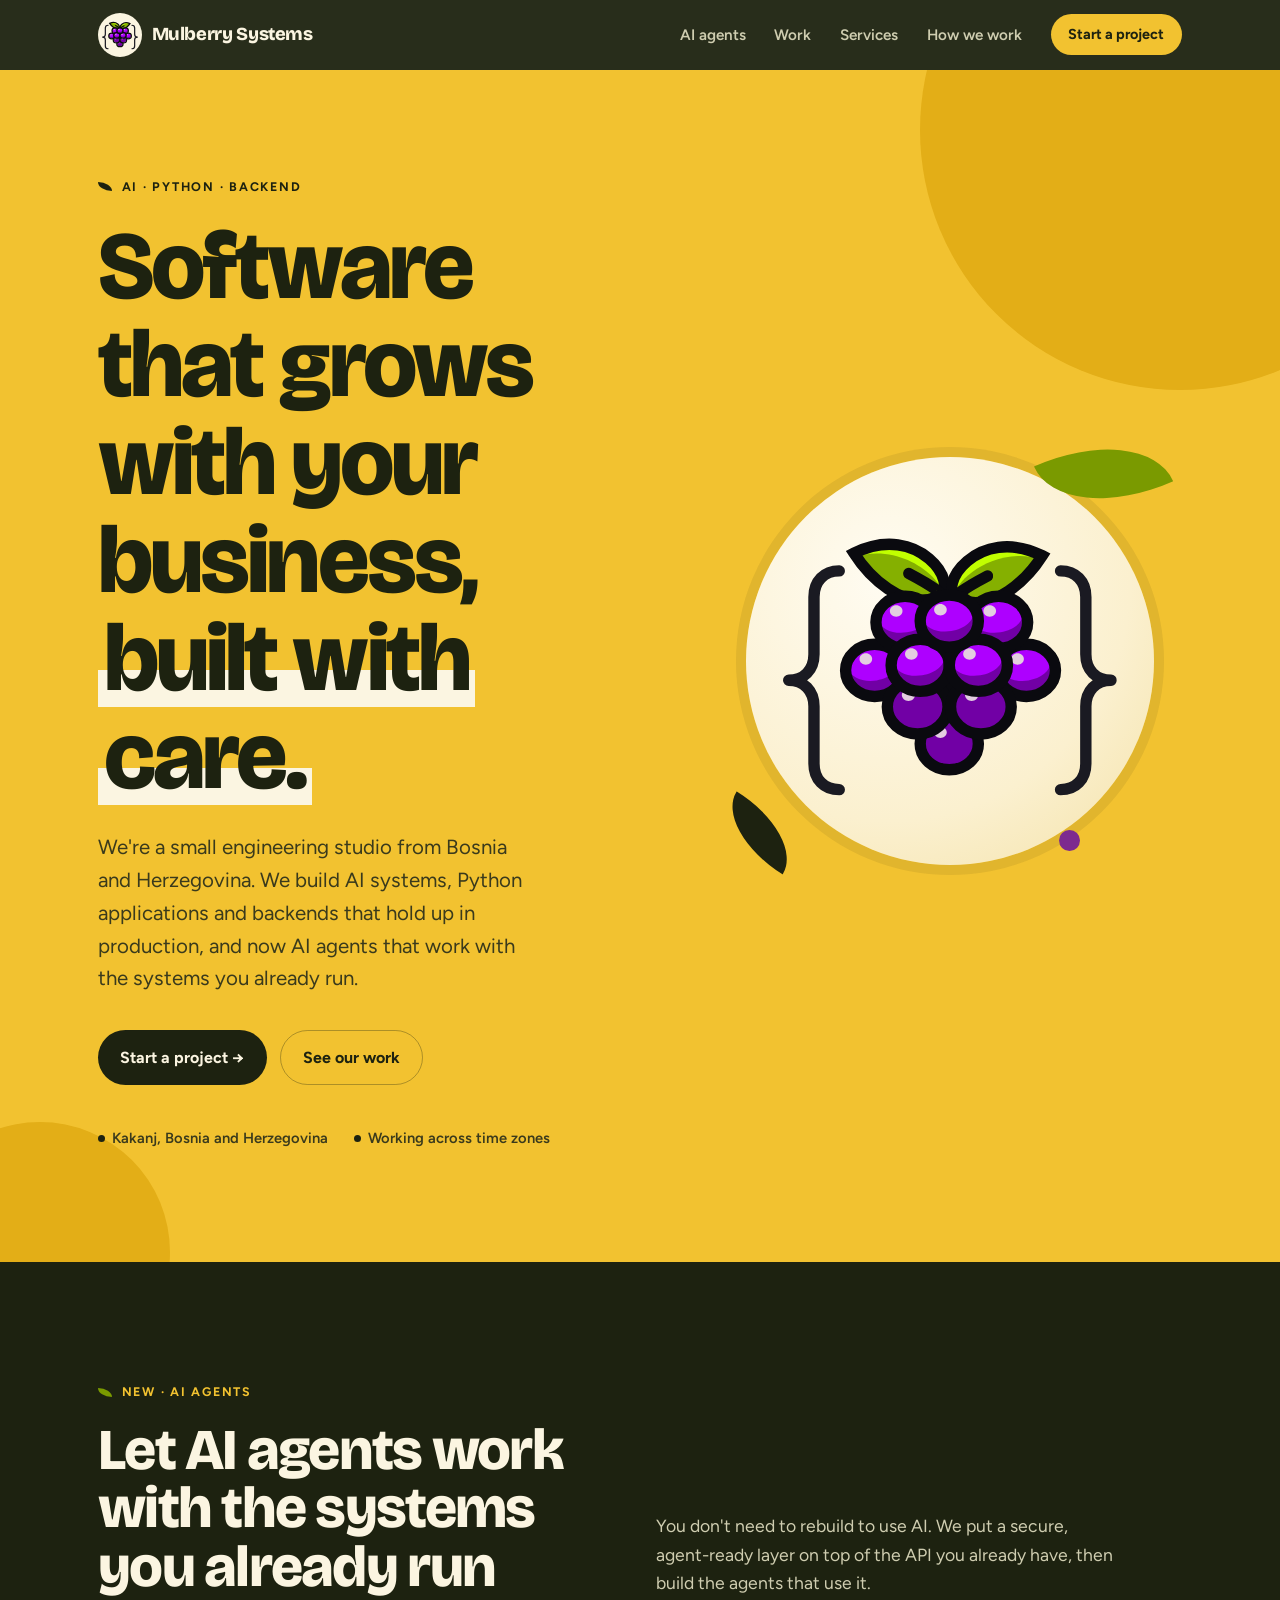
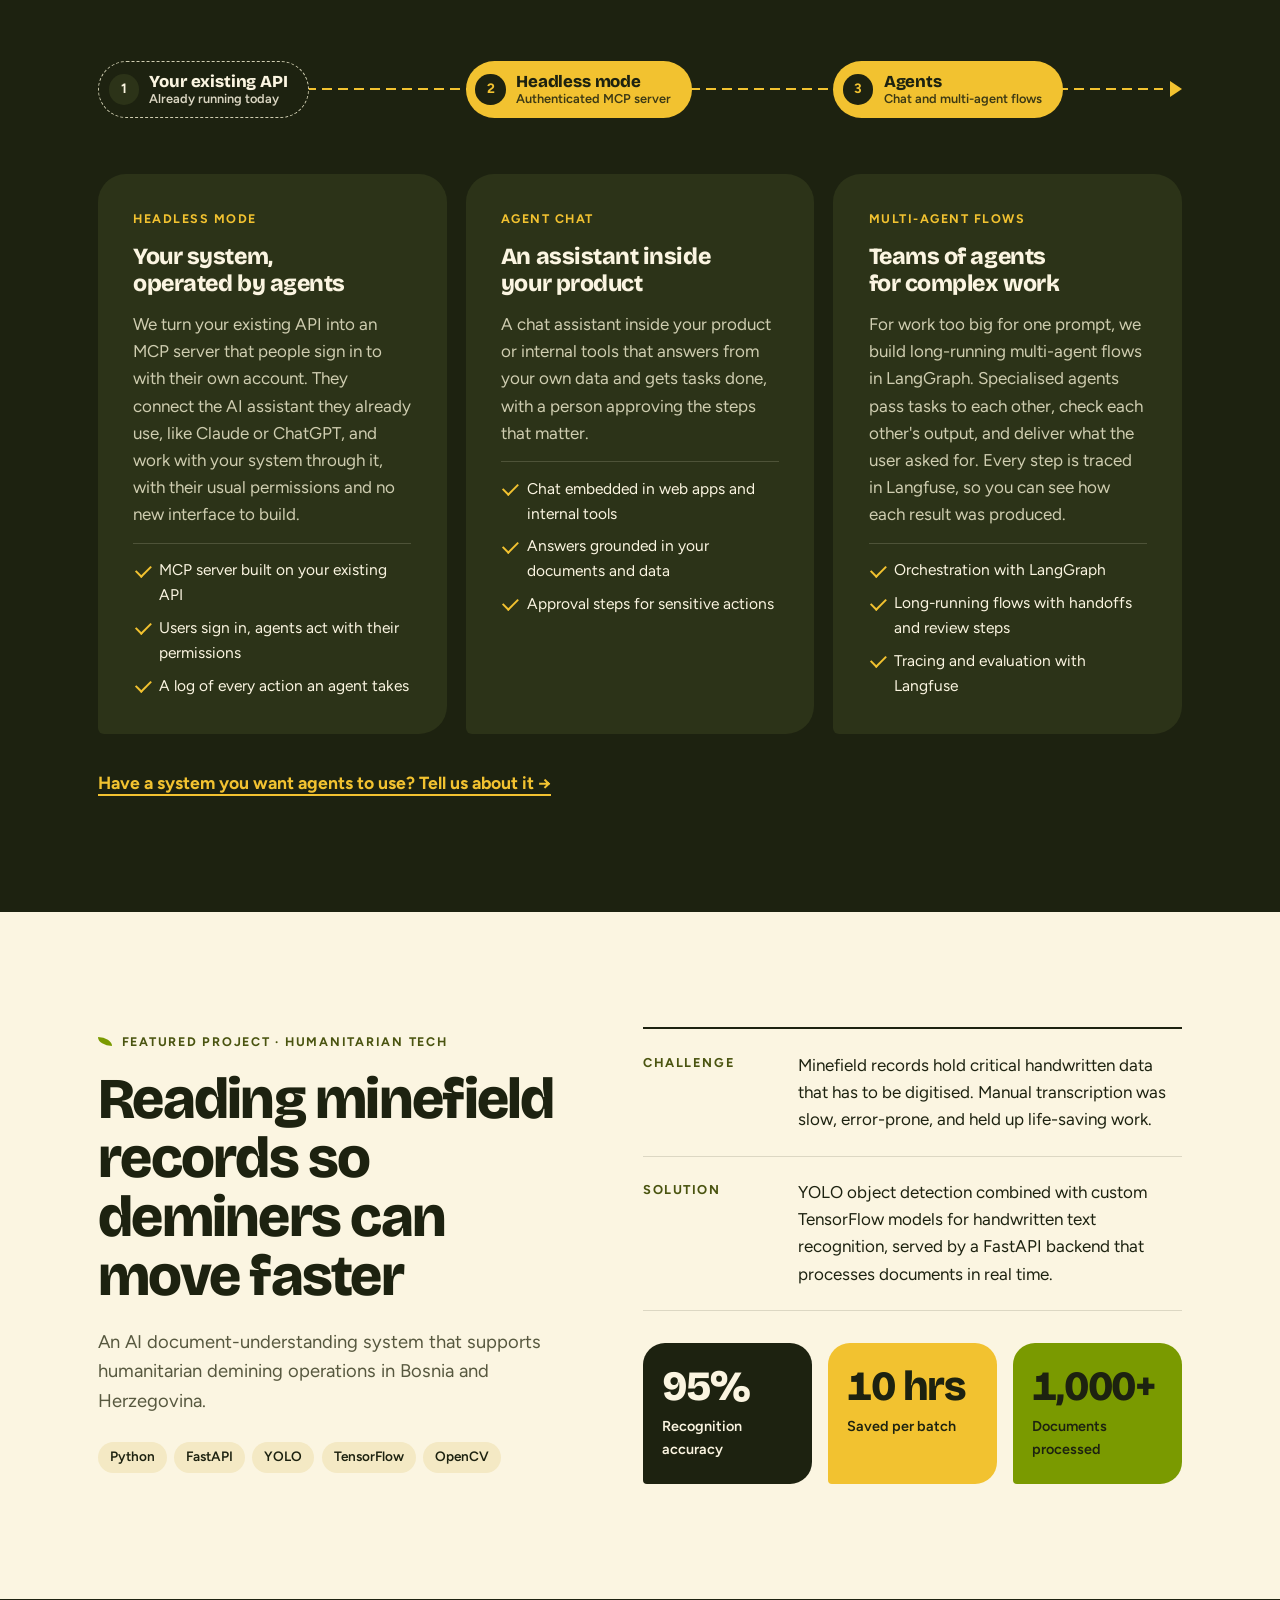
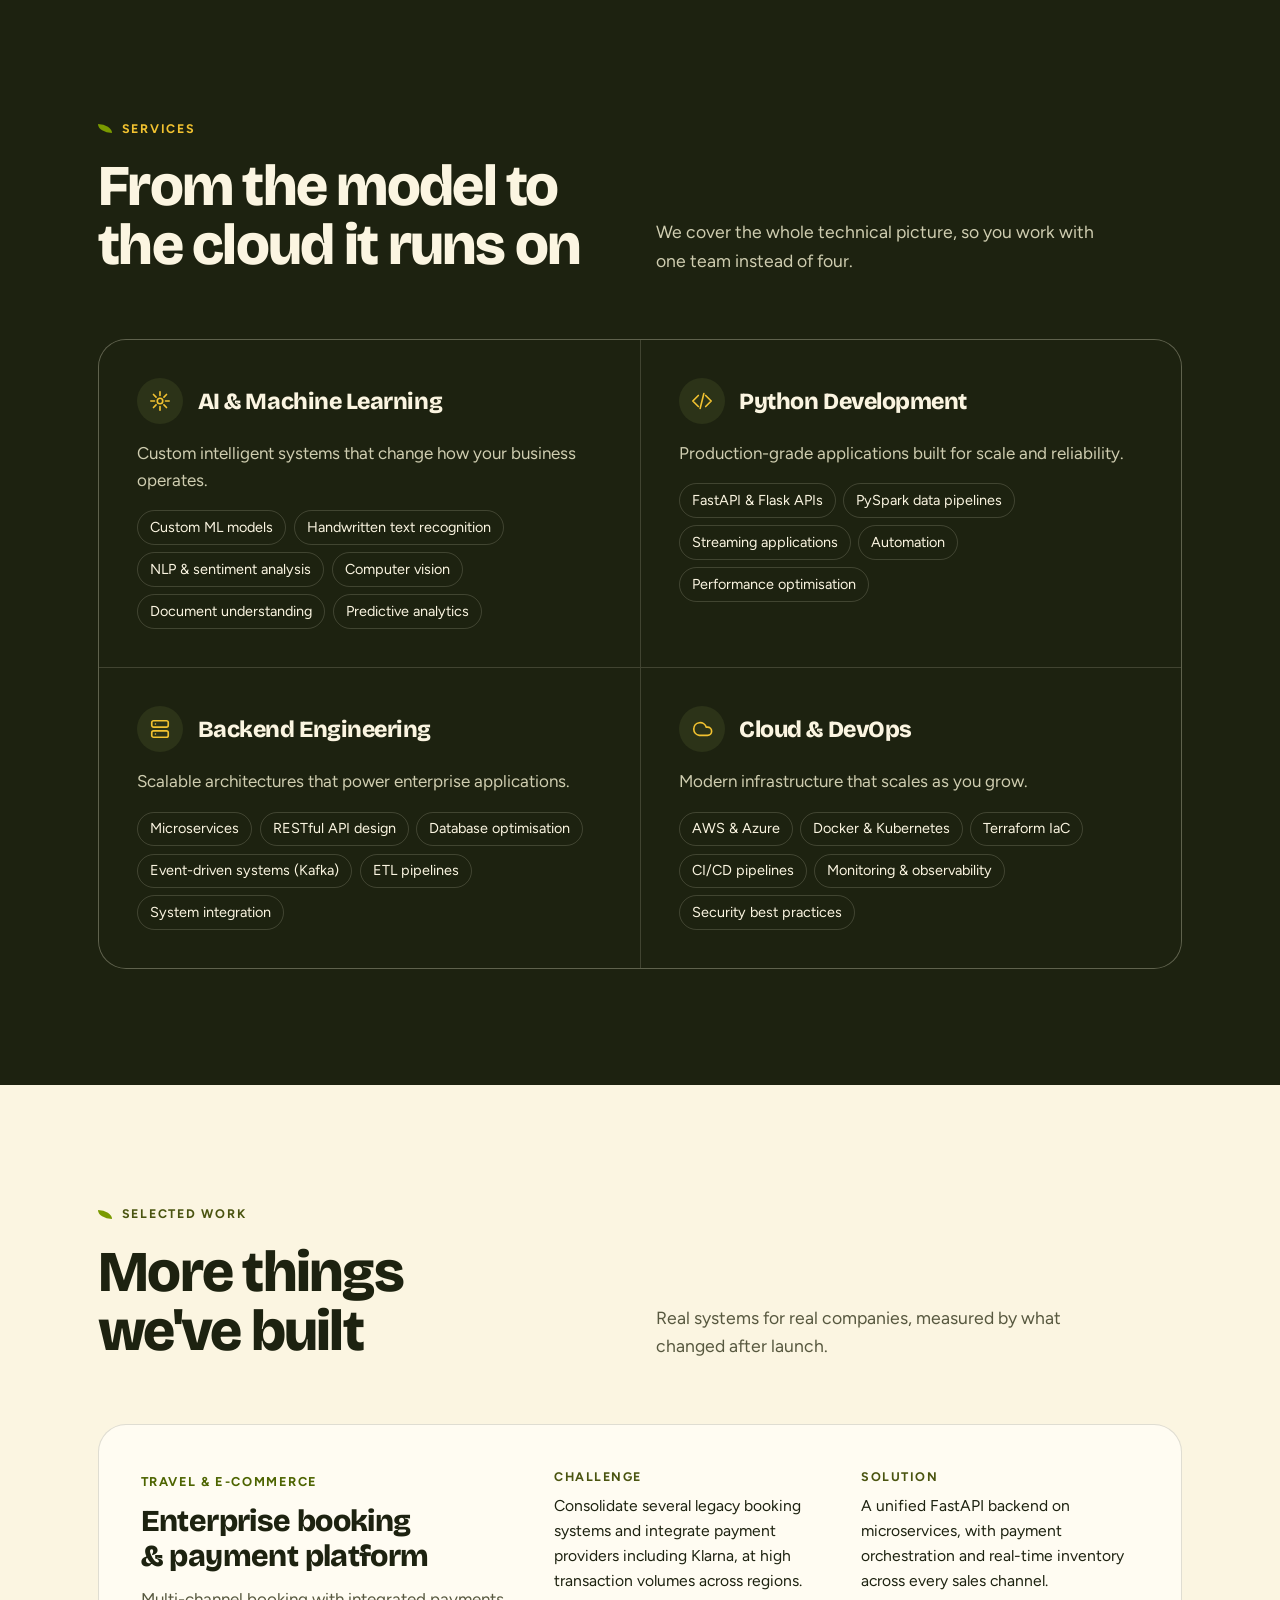
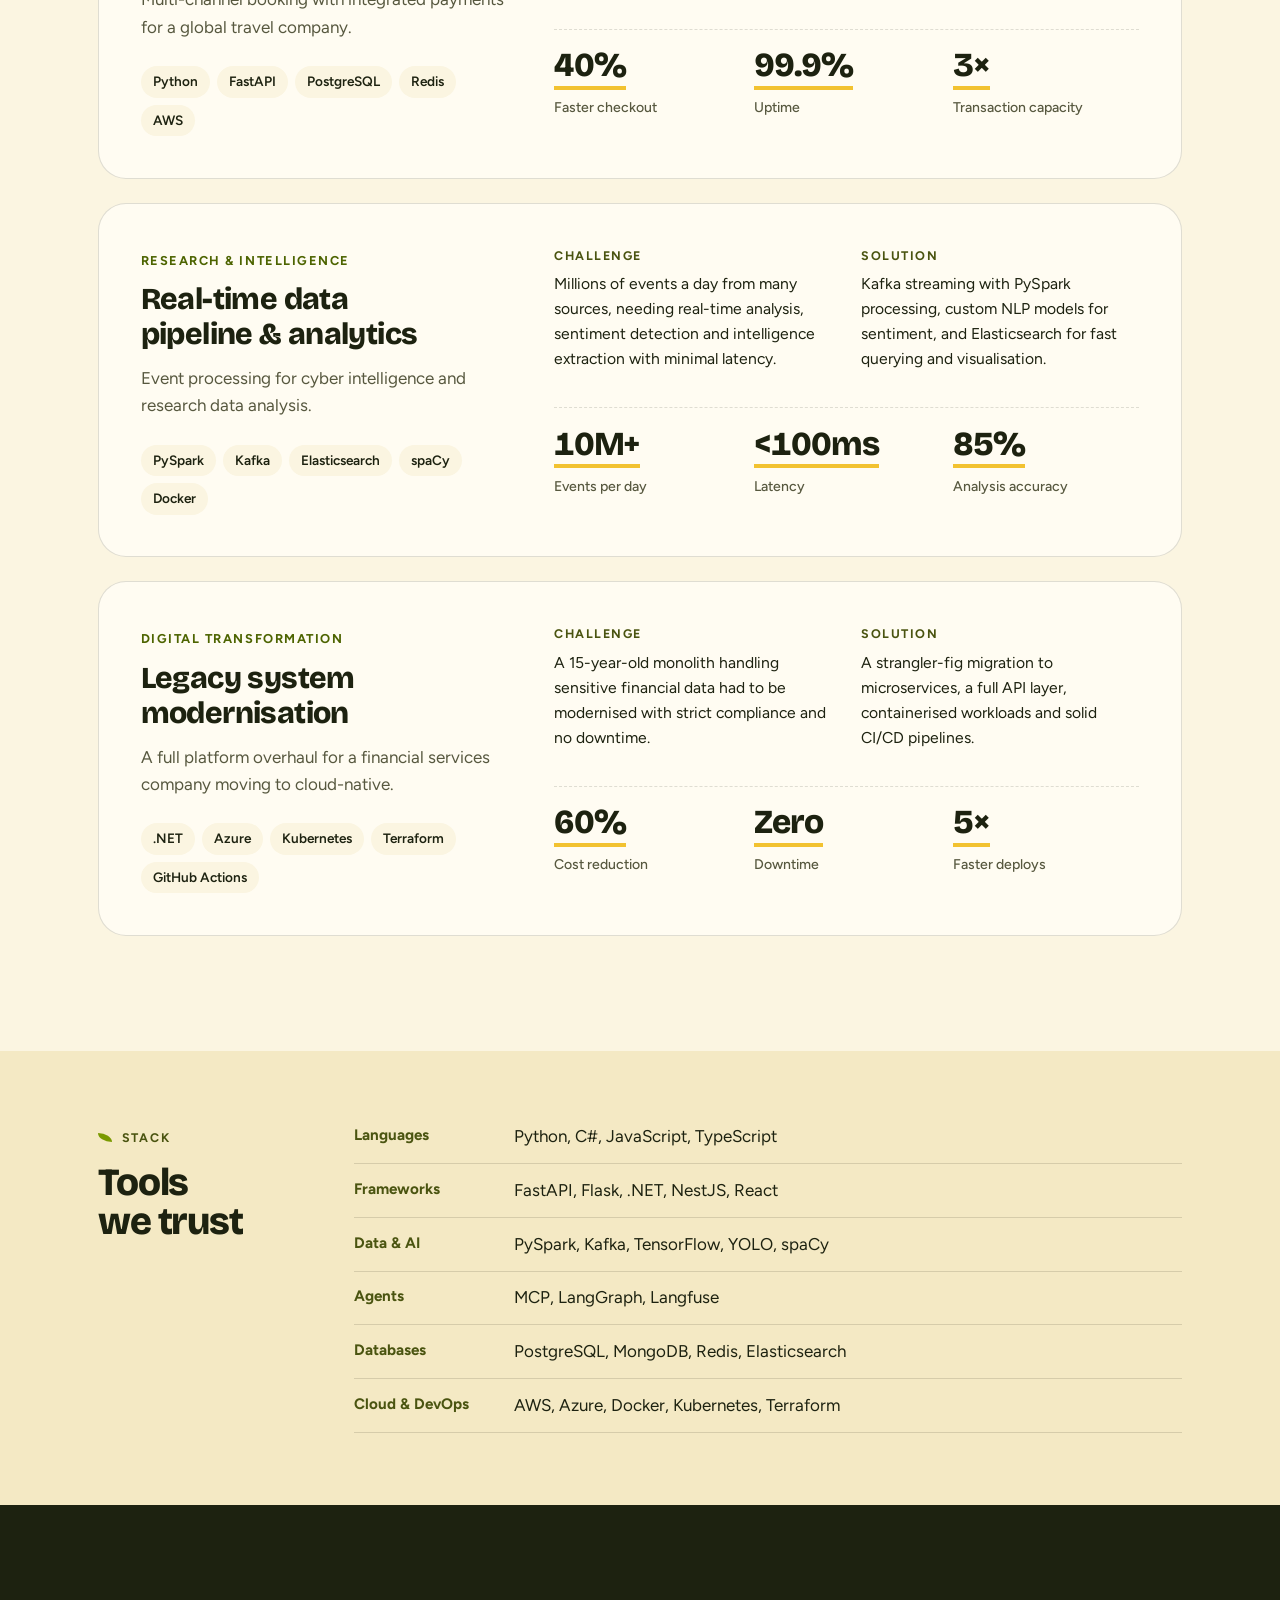
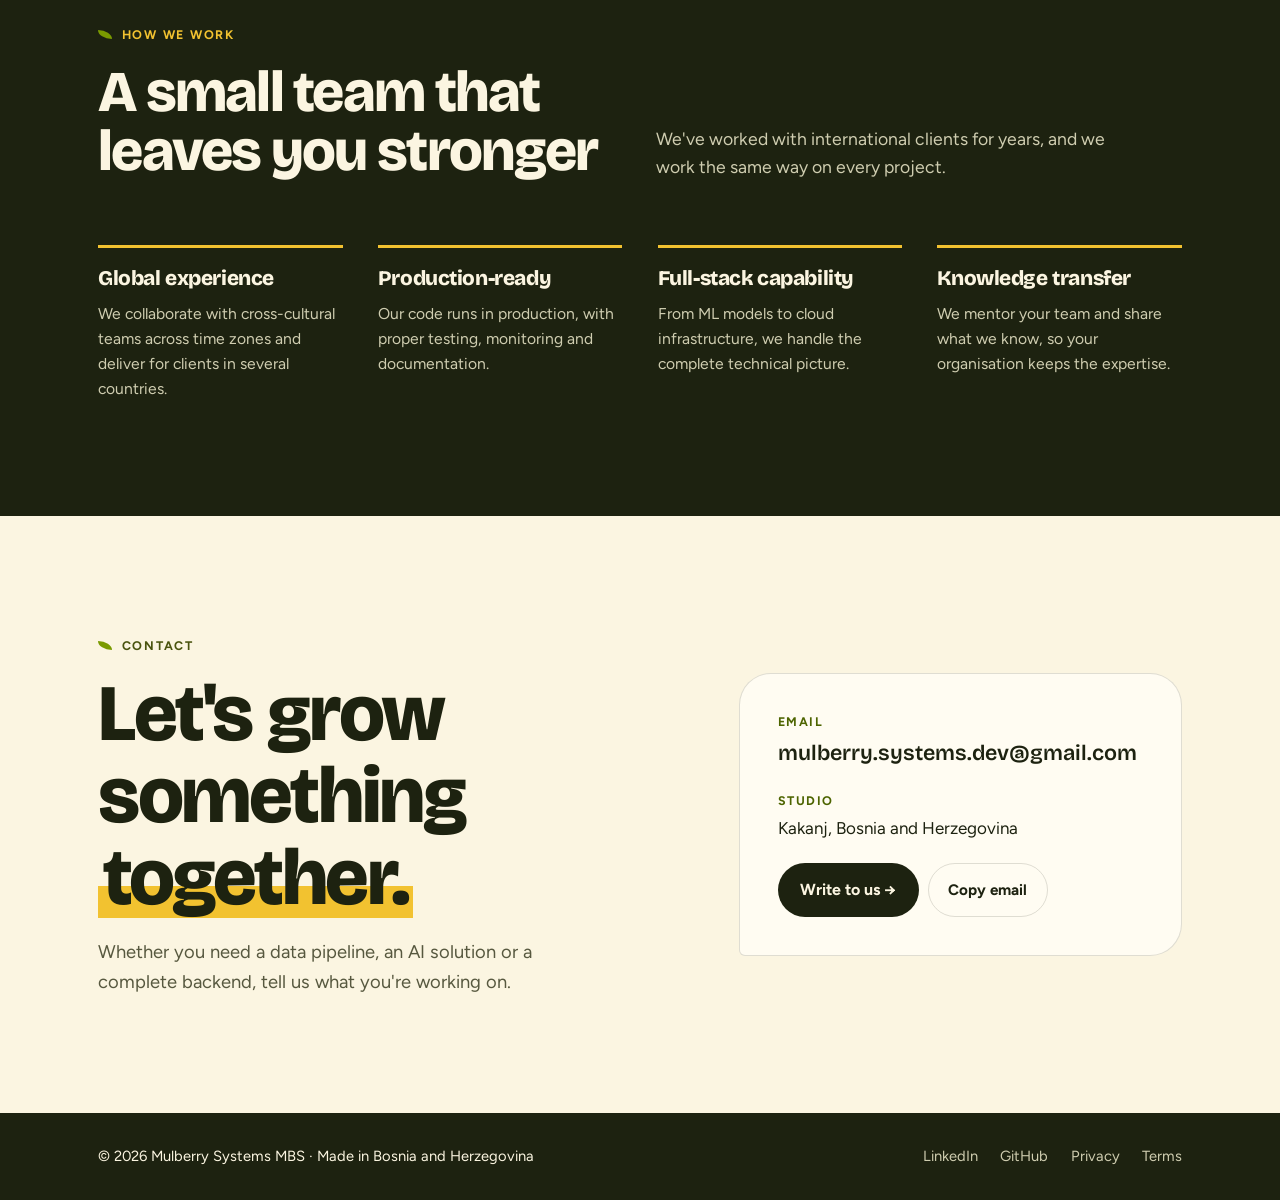
<file: design-options/option-6-pollen.html>
<!doctype html>
<html lang="en">
<head>
<meta charset="utf-8">
<meta name="viewport" content="width=device-width, initial-scale=1">
<title>Mulberry Systems — Pollen</title>
<link rel="preconnect" href="https://fonts.googleapis.com">
<link rel="preconnect" href="https://fonts.gstatic.com" crossorigin>
<link href="https://fonts.googleapis.com/css2?family=Bricolage+Grotesque:opsz,wght@12..96,400;12..96,600;12..96,800&family=Figtree:wght@400;500;600;700&display=swap" rel="stylesheet">
<style>
/* Layout: a saffron hero, then alternating olive-black and butter-cream bands; left-aligned editorial columns */
:root {
  --olive: #1d2210;
  --olive-2: #2c3318;
  --moss: #4a5410;
  --sun: #f2c230;
  --sun-hi: #ffd54f;
  --sun-deep: #e3ae17;
  --leaf: #7a9a00;
  --leaf-ink: #4d6400;
  --berry: #7d2a8f;
  --ground: #fbf5e1;
  --ground-2: #f4e9c4;
  --paper: #fffcf2;
  --ink: #1d2210;
  --ink-soft: #57583f;
  --on-sun: #3a3a1c;
  --on-dark: #fbf5e1;
  --on-dark-soft: #cfcdb0;
  --line-light: rgba(29, 34, 16, 0.14);
  --line-dark: rgba(251, 245, 225, 0.16);
  --line-sun: rgba(29, 34, 16, 0.32);
  --display: 'Bricolage Grotesque', 'Avenir Next', 'Segoe UI', sans-serif;
  --body: 'Figtree', 'Helvetica Neue', Arial, sans-serif;
  --wrap: 1180px;
  --gutter: clamp(16px, 4vw, 48px);
}
* { box-sizing: border-box; margin: 0; padding: 0; }
html { scroll-behavior: smooth; }
body {
  font-family: var(--body);
  font-size: 1.0625rem;
  line-height: 1.6;
  background: var(--ground);
  color: var(--ink);
  -webkit-font-smoothing: antialiased;
}
a { color: inherit; }
:focus-visible { outline: 3px solid var(--olive); outline-offset: 3px; border-radius: 4px; }
.dark :focus-visible { outline-color: var(--sun); }
.wrap { max-width: var(--wrap); margin: 0 auto; padding-inline: var(--gutter); }
h1, h2, h3 { font-family: var(--display); font-weight: 800; letter-spacing: -0.03em; line-height: 1.02; text-wrap: balance; }
h2 { font-size: clamp(2.2rem, 5vw, 3.6rem); }
h3 { font-size: 1.45rem; letter-spacing: -0.02em; line-height: 1.15; }
.eyebrow {
  font-family: var(--body); font-weight: 700; font-size: 0.78rem;
  letter-spacing: 0.14em; text-transform: uppercase; color: var(--moss);
  display: inline-flex; align-items: center; gap: 0.6rem;
}
.eyebrow::before { content: ""; width: 14px; height: 9px; background: var(--leaf); border-radius: 0 100% 0 100%; }
.dark .eyebrow { color: var(--sun); }
.sun .eyebrow { color: var(--olive); }
.sun .eyebrow::before { background: var(--olive); }
.dark { background: var(--olive); color: var(--on-dark); }
.sun { background: var(--sun); color: var(--olive); }
.dark p { color: var(--on-dark-soft); }
section { padding-block: clamp(4rem, 9vw, 7.5rem); }

/* Nav */
nav {
  position: sticky; top: env(safe-area-inset-top, 0px); z-index: 10;
  background: rgba(29, 34, 16, 0.95); backdrop-filter: blur(10px);
  color: var(--on-dark);
}
nav .wrap { display: flex; align-items: center; justify-content: space-between; gap: 1rem; padding-block: 0.8rem; }
.brand { display: flex; align-items: center; gap: 0.6rem; text-decoration: none; font-family: var(--display); font-weight: 800; font-size: 1.15rem; letter-spacing: -0.02em; }
.brand svg { width: 42px; height: 34px; }
.brand-mark { background: var(--on-dark); border-radius: 50%; padding: 4px; width: 44px; height: 44px; display: grid; place-items: center; }
.brand-mark svg { width: 36px; height: 30px; }
nav ul { list-style: none; display: flex; gap: 1.8rem; align-items: center; }
nav ul a { text-decoration: none; font-weight: 600; font-size: 0.95rem; color: var(--on-dark-soft); }
nav ul a:hover { color: var(--on-dark); }
.btn {
  display: inline-flex; align-items: center; gap: 0.5rem;
  font-family: var(--body); font-weight: 700; font-size: 1rem; text-decoration: none;
  padding: 0.85rem 1.4rem; border-radius: 999px; transition: transform .2s ease, background .2s ease;
}
.btn:hover { transform: translateY(-2px); }
.btn-sun { background: var(--sun); color: var(--olive); }
.btn-sun:hover { background: var(--sun-hi); }
.btn-ghost { border: 1.5px solid var(--line-dark); color: var(--on-dark); }
.btn-ghost:hover { border-color: var(--sun); }
.sun .btn-ghost { border-color: var(--line-sun); color: var(--olive); }
.sun .btn-ghost:hover { border-color: var(--olive); }
.btn-olive { background: var(--olive); color: var(--on-dark); }
.btn-olive:hover { background: var(--olive-2); }
nav .btn { padding: 0.55rem 1.1rem; font-size: 0.9rem; }
@media (max-width: 760px) { nav ul li:not(:last-child) { display: none; } }

/* Hero */
.hero { position: relative; overflow: hidden; padding-block: clamp(3.5rem, 8vw, 6.5rem) clamp(4rem, 9vw, 7rem); }
.hero .wrap { display: grid; grid-template-columns: 1.2fr 1fr; gap: clamp(2rem, 5vw, 4rem); align-items: center; position: relative; z-index: 1; }
.hero h1 { font-size: clamp(2.9rem, 7.5vw, 6.2rem); color: var(--olive); }
.hero h1 em { font-style: normal; background: linear-gradient(transparent 60%, var(--ground) 60%, var(--ground) 92%, transparent 92%); padding-inline: 0.06em; -webkit-box-decoration-break: clone; box-decoration-break: clone; }
.hero .lede { font-size: clamp(1.1rem, 1.6vw, 1.3rem); max-width: 34ch; margin-top: 1.6rem; color: var(--on-sun); }
.hero-ctas { display: flex; flex-wrap: wrap; gap: 0.8rem; margin-top: 2.2rem; }
.hero-meta { margin-top: 2.6rem; display: flex; flex-wrap: wrap; gap: 0.5rem 1.6rem; font-size: 0.92rem; color: var(--on-sun); font-weight: 600; }
.hero-meta span { display: inline-flex; align-items: center; gap: 0.45rem; }
.hero-meta span::before { content: ""; width: 7px; height: 7px; border-radius: 50%; background: var(--olive); }
.hero-art { position: relative; aspect-ratio: 1; max-width: 100%; }
.hero-art .disc { position: absolute; inset: 6%; border-radius: 50%; background: radial-gradient(circle at 35% 30%, #fffcf2 0%, #fbf0cf 62%, #f3e1a6 100%); box-shadow: 0 0 0 10px rgba(29, 34, 16, 0.08); }
.hero-art svg.logo { position: absolute; inset: 18% 14%; width: 72%; height: 64%; animation: sway 7s ease-in-out infinite; transform-origin: 50% 25%; }
.leaf { position: absolute; border-radius: 0 100% 0 100%; }
.leaf.l1 { width: 26%; height: 15%; background: var(--leaf); top: 2%; right: 4%; transform: rotate(-24deg); }
.leaf.l2 { width: 18%; height: 10%; background: var(--olive); bottom: 8%; left: 0; transform: rotate(32deg); }
.leaf.l3 { width: 4.5%; height: 4.5%; border-radius: 50%; background: var(--berry); bottom: 9%; right: 22%; } /* the one berry */
.berry-bg { position: absolute; border-radius: 50%; background: var(--sun-deep); }
.berry-bg.b1 { width: 520px; height: 520px; right: -160px; top: -200px; }
.berry-bg.b2 { width: 260px; height: 260px; left: -90px; bottom: -120px; }
@keyframes sway { 0%,100% { transform: rotate(-2deg); } 50% { transform: rotate(2deg); } }
@media (max-width: 860px) {
  .hero .wrap { grid-template-columns: 1fr; }
  .hero-art { max-width: 340px; width: 100%; margin-inline: auto; order: -1; }
}

/* AI agents */
.agents { position: relative; overflow: hidden; }
.agents h2 { color: var(--on-dark); }
.flow { list-style: none; position: relative; display: grid; grid-template-columns: repeat(3, 1fr); gap: 1.2rem; margin-bottom: clamp(2.5rem, 5vw, 3.5rem); }
.flow::before { content: ""; position: absolute; left: 1rem; right: 1.2rem; top: 50%; height: 2px; transform: translateY(-50%); background: repeating-linear-gradient(90deg, var(--sun) 0 10px, transparent 10px 16px); }
.flow::after { content: ""; position: absolute; right: 0; top: 50%; transform: translateY(-50%); border: 8px solid transparent; border-left: 12px solid var(--sun); border-right: 0; }
.flow li { position: relative; z-index: 1; display: flex; }
.node { display: inline-flex; align-items: center; gap: 0.65rem; padding: 0.6rem 1.3rem 0.6rem 0.6rem; border-radius: 999px; line-height: 1.15; background: var(--sun); color: var(--olive); font-family: var(--display); font-weight: 800; font-size: 1.05rem; letter-spacing: -0.01em; min-width: 0; }
.node .t { display: grid; gap: 0.1rem; }
.node small { font-family: var(--body); font-weight: 600; font-size: 0.8rem; letter-spacing: 0; opacity: 0.85; }
.node .n { flex: none; width: 1.9rem; height: 1.9rem; border-radius: 50%; display: grid; place-items: center; background: var(--olive); color: var(--sun); font-family: var(--body); font-size: 0.85rem; font-weight: 700; }
.flow li:first-child .node { background: var(--olive); color: var(--on-dark); border: 1.5px dashed var(--on-dark-soft); }
.flow li:first-child .node .n { background: var(--olive-2); color: var(--on-dark); }
.agent-grid { display: grid; grid-template-columns: repeat(3, 1fr); gap: 1.2rem; }
.agent-card { background: var(--olive-2); border-radius: 28px 28px 28px 6px; padding: clamp(1.5rem, 3vw, 2.2rem); display: grid; gap: 0.9rem; align-content: start; min-width: 0; }
.agent-card .kicker { font-size: 0.78rem; font-weight: 700; letter-spacing: 0.12em; text-transform: uppercase; color: var(--sun); }
.agent-card h3 { color: var(--on-dark); }
.agent-card ul { list-style: none; display: grid; gap: 0.5rem; padding-top: 0.9rem; border-top: 1px solid var(--line-dark); }
.agent-card li { position: relative; padding-left: 1.6rem; color: var(--on-dark); font-size: 0.97rem; }
.agent-card li::before { content: ""; position: absolute; left: 0.15rem; top: 0.42em; width: 0.8rem; height: 0.45rem; border-left: 2px solid var(--sun); border-bottom: 2px solid var(--sun); transform: rotate(-45deg); }
.agents-cta { margin-top: 2.2rem; }
.agents-cta a { color: var(--sun); font-weight: 700; font-size: 1.1rem; text-decoration: underline; text-decoration-thickness: 2px; text-underline-offset: 5px; }
.agents-cta a:hover { color: var(--sun-hi); }
@media (max-width: 960px) { .agent-grid { grid-template-columns: 1fr; } }
@media (max-width: 900px) {
  .flow { grid-template-columns: 1fr; gap: 0.8rem; }
  .flow::before { left: 1.55rem; right: auto; top: 0.5rem; bottom: 0.5rem; width: 2px; height: auto; transform: none; background: repeating-linear-gradient(180deg, var(--sun) 0 10px, transparent 10px 16px); }
  .flow::after { display: none; }
}

/* Featured case */
.featured .wrap { display: grid; grid-template-columns: 1fr 1.15fr; gap: clamp(2rem, 6vw, 5rem); align-items: start; }
.featured h2 { margin-top: 1rem; color: var(--olive); }
.featured .intro { margin-top: 1.4rem; font-size: 1.15rem; color: var(--ink-soft); max-width: 46ch; }
.tags { display: flex; flex-wrap: wrap; gap: 0.45rem; margin-top: 1.6rem; list-style: none; }
.tags li { font-size: 0.85rem; font-weight: 600; padding: 0.3rem 0.75rem; border-radius: 999px; background: var(--ground-2); color: var(--olive); }
.dark .tags li { background: var(--olive-2); color: var(--on-dark); }
.story { display: grid; gap: 0; border-top: 2px solid var(--olive); }
.story-row { display: grid; grid-template-columns: 8.5rem 1fr; gap: 1.2rem; padding-block: 1.4rem; border-bottom: 1px solid var(--line-light); }
.story-row h3 { font-family: var(--body); font-size: 0.8rem; font-weight: 700; letter-spacing: 0.12em; text-transform: uppercase; color: var(--moss); padding-top: 0.25rem; }
.story-row p { color: var(--ink); min-width: 0; }
.big-stats { display: grid; grid-template-columns: repeat(3, 1fr); gap: 1rem; margin-top: 2rem; }
.big-stat { background: var(--olive); color: var(--on-dark); padding: 1.4rem 1.2rem; border-radius: 22px 22px 22px 4px; }
.big-stat:nth-child(2) { background: var(--sun); color: var(--olive); }
.big-stat:nth-child(3) { background: var(--leaf); color: var(--olive); }
.big-stat b { display: block; font-family: var(--display); font-size: clamp(1.9rem, 3.4vw, 2.6rem); font-weight: 800; letter-spacing: -0.03em; line-height: 1; font-variant-numeric: tabular-nums; }
.big-stat span { display: block; margin-top: 0.5rem; font-size: 0.9rem; font-weight: 600; }
@media (max-width: 860px) { .featured .wrap { grid-template-columns: 1fr; } }
@media (max-width: 520px) {
  .story-row { grid-template-columns: 1fr; gap: 0.3rem; }
  .big-stats { grid-template-columns: 1fr; }
}

/* Services */
.section-head { display: grid; grid-template-columns: 1fr 1fr; gap: 2rem; align-items: end; margin-bottom: clamp(2.5rem, 5vw, 4rem); }
.section-head p { max-width: 42ch; font-size: 1.1rem; }
@media (max-width: 760px) { .section-head { grid-template-columns: 1fr; } }
.services-grid { display: grid; grid-template-columns: repeat(2, 1fr); gap: 1px; background: var(--line-dark); border: 1px solid var(--line-dark); border-radius: 28px; overflow: hidden; }
.service { background: var(--olive); padding: clamp(1.6rem, 3vw, 2.4rem); display: grid; gap: 1rem; align-content: start; }
.service-top { display: flex; align-items: center; gap: 0.9rem; }
.service-icon { width: 46px; height: 46px; border-radius: 50%; background: var(--olive-2); display: grid; place-items: center; flex: none; }
.service-icon svg { width: 22px; height: 22px; stroke: var(--sun); fill: none; stroke-width: 1.8; stroke-linecap: round; stroke-linejoin: round; }
.service h3 { color: var(--on-dark); }
.service ul { list-style: none; display: flex; flex-wrap: wrap; gap: 0.45rem; }
.service li { font-size: 0.9rem; padding: 0.3rem 0.75rem; border-radius: 999px; border: 1px solid var(--line-dark); color: var(--on-dark); }
@media (max-width: 760px) { .services-grid { grid-template-columns: 1fr; } }

/* Selected work */
.work h2 { color: var(--olive); }
.work .section-head p { color: var(--ink-soft); }
.projects { display: grid; gap: 1.5rem; }
.project { background: var(--paper); border-radius: 28px; padding: clamp(1.5rem, 3.5vw, 2.6rem); display: grid; grid-template-columns: 1fr 1.6fr; gap: clamp(1.5rem, 4vw, 3rem); border: 1px solid var(--line-light); }
.project-label { font-size: 0.8rem; font-weight: 700; letter-spacing: 0.12em; text-transform: uppercase; color: var(--leaf-ink); }
.project h3 { margin-top: 0.6rem; font-size: clamp(1.45rem, 2.4vw, 1.9rem); color: var(--olive); }
.project .summary { margin-top: 0.8rem; color: var(--ink-soft); }
.project .tags li { background: var(--ground); }
.project-body { display: grid; grid-template-columns: 1fr 1fr; gap: 1.2rem 1.8rem; min-width: 0; }
.project-body h4 { font-size: 0.78rem; font-weight: 700; letter-spacing: 0.12em; text-transform: uppercase; color: var(--moss); margin-bottom: 0.35rem; }
.project-body p { font-size: 0.98rem; color: var(--ink); }
.results { grid-column: 1 / -1; display: grid; grid-template-columns: repeat(3, 1fr); gap: 0.8rem; padding-top: 1.2rem; border-top: 1px dashed var(--line-light); }
.results div b { display: inline-block; padding-bottom: 0.2rem; border-bottom: 4px solid var(--sun); margin-bottom: 0.45rem; font-family: var(--display); font-weight: 800; font-size: clamp(1.6rem, 2.8vw, 2.1rem); letter-spacing: -0.03em; color: var(--olive); line-height: 1; font-variant-numeric: tabular-nums; }
.results div span { display: block; }
.results div span { font-size: 0.88rem; color: var(--ink-soft); font-weight: 500; }
@media (max-width: 900px) { .project { grid-template-columns: 1fr; } }
@media (max-width: 560px) { .project-body { grid-template-columns: 1fr; } .results { grid-template-columns: 1fr 1fr; } }

/* Stack */
.stack { background: var(--ground-2); padding-block: clamp(3rem, 6vw, 4.5rem); }
.stack .wrap { display: grid; grid-template-columns: 14rem 1fr; gap: 2rem; align-items: start; }
.stack h2 { font-size: clamp(1.8rem, 3.5vw, 2.4rem); color: var(--olive); }
.stack dl { display: grid; gap: 0; }
.stack-row { display: grid; grid-template-columns: 9rem 1fr; gap: 1rem; padding-block: 0.8rem; border-bottom: 1px solid var(--line-light); }
.stack-row:first-child { padding-top: 0; }
.stack dt { font-weight: 700; color: var(--moss); font-size: 0.95rem; }
.stack dd { color: var(--ink); min-width: 0; }
@media (max-width: 760px) { .stack .wrap { grid-template-columns: 1fr; } }
@media (max-width: 460px) { .stack-row { grid-template-columns: 1fr; gap: 0.2rem; } }

/* How we work */
.how-grid { display: grid; grid-template-columns: repeat(4, 1fr); gap: clamp(1.2rem, 3vw, 2.2rem); }
.how-item { border-top: 3px solid var(--sun); padding-top: 1.2rem; }
.how-item h3 { color: var(--on-dark); font-size: 1.3rem; }
.how-item p { margin-top: 0.6rem; font-size: 0.98rem; }
@media (max-width: 960px) { .how-grid { grid-template-columns: repeat(2, 1fr); } }
@media (max-width: 520px) { .how-grid { grid-template-columns: 1fr; } }

/* Contact */
.contact .wrap { display: grid; grid-template-columns: 1.3fr 1fr; gap: clamp(2rem, 5vw, 4rem); align-items: center; }
.contact h2 { font-size: clamp(2.6rem, 6.5vw, 5rem); color: var(--olive); }
.contact h2 em { font-style: normal; background: linear-gradient(transparent 58%, var(--sun) 58%, var(--sun) 92%, transparent 92%); padding-inline: 0.06em; }
.contact .intro { margin-top: 1.2rem; font-size: 1.15rem; color: var(--ink-soft); max-width: 40ch; }
.contact-card { background: var(--paper); border-radius: 32px 32px 32px 6px; padding: clamp(1.6rem, 3vw, 2.4rem); border: 1px solid var(--line-light); display: grid; gap: 1.3rem; min-width: 0; }
.contact-card small { display: block; font-size: 0.78rem; font-weight: 700; letter-spacing: 0.12em; text-transform: uppercase; color: var(--leaf-ink); margin-bottom: 0.25rem; }
.email { font-family: var(--display); font-weight: 600; font-size: clamp(1.05rem, 2.2vw, 1.35rem); color: var(--olive); overflow-wrap: anywhere; user-select: all; }
.contact-card .row { display: flex; flex-wrap: wrap; gap: 0.6rem; }
.copy-btn { font: inherit; font-weight: 700; font-size: 0.95rem; padding: 0.85rem 1.2rem; border-radius: 999px; border: 1.5px solid var(--line-light); background: transparent; color: var(--olive); cursor: pointer; }
.copy-btn:hover { border-color: var(--olive); }
@media (max-width: 860px) { .contact .wrap { grid-template-columns: 1fr; } }

/* Footer */
footer { padding-block: 2rem; }
footer .wrap { display: flex; flex-wrap: wrap; gap: 1rem 2rem; justify-content: space-between; align-items: center; font-size: 0.92rem; }
footer ul { list-style: none; display: flex; gap: 1.4rem; flex-wrap: wrap; }
footer a { text-decoration: none; color: var(--on-dark-soft); }
footer a:hover { color: var(--sun); }

@media (prefers-reduced-motion: reduce) {
  html { scroll-behavior: auto; }
  *, *::before, *::after { animation: none !important; transition: none !important; }
}
</style>
</head>
<body>
  <svg width="0" height="0" style="position:absolute" aria-hidden="true">
    <symbol id="mbs-logo" viewBox="0 0 264 213" fill="none" xmlns="http://www.w3.org/2000/svg">
      <path d="M56.2113 20.943C107.708 -4.52195 140.797 46.6905 122.922 55.1507C94.8834 67.7663 66.7654 37.6021 56.2113 20.943Z" fill="#c1ff00"/>
      <path d="M55.7677 24.1096C100.554 9.65158 138.074 53.5974 122.479 58.3174C97.932 65.2051 67.7769 38.3821 55.7677 24.1096Z" fill="#85b000"/>
      <path d="M56.2113 20.943C107.708 -4.52195 140.797 46.6905 122.922 55.1507C94.8834 67.7663 66.7654 37.6021 56.2113 20.943Z" stroke="#0a0a0f" stroke-width="9"/>
      <path d="M99.5 36.9807C122.24 48.9807 125.496 53.314 124.281 53.9807" stroke="#0a0a0f" stroke-width="9" stroke-linecap="round"/>
      <path d="M205.017 22.943C153.52 -2.52195 120.431 48.6905 138.306 57.1507C166.345 69.7663 194.463 39.6021 205.017 22.943Z" fill="#c1ff00"/>
      <path d="M205.461 26.1096C160.675 11.6516 123.155 55.5974 138.75 60.3174C163.296 67.2051 193.452 40.3821 205.461 26.1096Z" fill="#85b000"/>
      <path d="M205.017 22.943C153.52 -2.52195 120.431 48.6905 138.306 57.1507C166.345 69.7663 194.463 39.6021 205.017 22.943Z" stroke="#0a0a0f" stroke-width="9"/>
      <path d="M161.728 38.9807C138.988 50.9807 135.733 55.314 136.947 55.9807" stroke="#0a0a0f" stroke-width="9" stroke-linecap="round"/>
      <rect x="120.5" y="118.981" width="23" height="18" fill="#0a0a0f"/>
      <path d="M72.5 131.57C83.5457 131.57 92.5 123.534 92.5 113.622C92.5 103.709 83.5457 95.673 72.5 95.673C61.4543 95.673 52.5 103.709 52.5 113.622C52.5 123.534 61.4543 131.57 72.5 131.57Z" fill="#7100a5"/>
      <path d="M74.0628 121.576C84.9407 119.855 92.6706 112.919 91.3279 106.086C89.9853 99.2524 80.0786 95.1081 69.2007 96.8294C58.3228 98.5508 50.593 105.486 51.9356 112.319C53.2783 119.153 63.1849 123.297 74.0628 121.576Z" fill="#ae00ff"/>
      <path d="M65.5 109.135C68.2614 109.135 70.5 107.126 70.5 104.647C70.5 102.169 68.2614 100.16 65.5 100.16C62.7386 100.16 60.5 102.169 60.5 104.647C60.5 107.126 62.7386 109.135 65.5 109.135Z" fill="#E3CEE0"/>
      <path d="M72.5 134.263C85.2025 134.263 95.5 125.021 95.5 113.622C95.5 102.222 85.2025 92.9807 72.5 92.9807C59.7975 92.9807 49.5 102.222 49.5 113.622C49.5 125.021 59.7975 134.263 72.5 134.263Z" stroke="#0a0a0f" stroke-width="9"/>
      <path d="M192.5 131.57C203.546 131.57 212.5 123.534 212.5 113.622C212.5 103.709 203.546 95.673 192.5 95.673C181.454 95.673 172.5 103.709 172.5 113.622C172.5 123.534 181.454 131.57 192.5 131.57Z" fill="#7100a5"/>
      <path d="M194.063 121.576C204.941 119.855 212.671 112.919 211.328 106.086C209.985 99.2524 200.079 95.1081 189.201 96.8294C178.323 98.5508 170.593 105.486 171.936 112.319C173.278 119.153 183.185 123.297 194.063 121.576Z" fill="#ae00ff"/>
      <path d="M185.5 109.135C188.261 109.135 190.5 107.126 190.5 104.647C190.5 102.169 188.261 100.16 185.5 100.16C182.739 100.16 180.5 102.169 180.5 104.647C180.5 107.126 182.739 109.135 185.5 109.135Z" fill="#E3CEE0"/>
      <path d="M192.5 134.263C205.203 134.263 215.5 125.021 215.5 113.622C215.5 102.222 205.203 92.9807 192.5 92.9807C179.797 92.9807 169.5 102.222 169.5 113.622C169.5 125.021 179.797 134.263 192.5 134.263Z" stroke="#0a0a0f" stroke-width="9"/>
      <path d="M170.5 93.5704C181.546 93.5704 190.5 85.5345 190.5 75.6217C190.5 65.7089 181.546 57.673 170.5 57.673C159.454 57.673 150.5 65.7089 150.5 75.6217C150.5 85.5345 159.454 93.5704 170.5 93.5704Z" fill="#7100a5"/>
      <path d="M172.063 83.5759C182.941 81.8545 190.671 74.9194 189.328 68.0859C187.985 61.2524 178.079 57.1081 167.201 58.8294C156.323 60.5508 148.593 67.4859 149.936 74.3194C151.278 81.153 161.185 85.2972 172.063 83.5759Z" fill="#ae00ff"/>
      <path d="M163.5 71.1345C166.261 71.1345 168.5 69.1255 168.5 66.6473C168.5 64.1691 166.261 62.1602 163.5 62.1602C160.739 62.1602 158.5 64.1691 158.5 66.6473C158.5 69.1255 160.739 71.1345 163.5 71.1345Z" fill="#E3CEE0"/>
      <path d="M170.5 96.2627C183.203 96.2627 193.5 87.0214 193.5 75.6217C193.5 64.222 183.203 54.9807 170.5 54.9807C157.797 54.9807 147.5 64.222 147.5 75.6217C147.5 87.0214 157.797 96.2627 170.5 96.2627Z" stroke="#0a0a0f" stroke-width="9"/>
      <path d="M96.5 93.5704C107.546 93.5704 116.5 85.5345 116.5 75.6217C116.5 65.7089 107.546 57.673 96.5 57.673C85.4543 57.673 76.5 65.7089 76.5 75.6217C76.5 85.5345 85.4543 93.5704 96.5 93.5704Z" fill="#7100a5"/>
      <path d="M98.0628 83.5759C108.941 81.8545 116.671 74.9194 115.328 68.0859C113.985 61.2524 104.079 57.1081 93.2007 58.8294C82.3228 60.5508 74.593 67.4859 75.9356 74.3194C77.2783 81.153 87.1849 85.2972 98.0628 83.5759Z" fill="#ae00ff"/>
      <path d="M89.5 71.1345C92.2614 71.1345 94.5 69.1255 94.5 66.6473C94.5 64.1691 92.2614 62.1602 89.5 62.1602C86.7386 62.1602 84.5 64.1691 84.5 66.6473C84.5 69.1255 86.7386 71.1345 89.5 71.1345Z" fill="#E3CEE0"/>
      <path d="M96.5 96.2627C109.203 96.2627 119.5 87.0214 119.5 75.6217C119.5 64.222 109.203 54.9807 96.5 54.9807C83.7975 54.9807 73.5 64.222 73.5 75.6217C73.5 87.0214 83.7975 96.2627 96.5 96.2627Z" stroke="#0a0a0f" stroke-width="9"/>
      <path d="M219.5 34.9807C231.5 34.9807 239.5 43.2187 239.5 55.5759V100.885C239.5 113.243 247.5 121.481 259.5 121.481C247.5 121.481 239.5 129.719 239.5 142.076V187.385C239.5 199.743 231.5 207.981 219.5 207.981" stroke="#1a1a22" stroke-width="9" stroke-linecap="round" stroke-linejoin="round"/>
      <path d="M44.5 34.9807C32.5 34.9807 24.5 43.2187 24.5 55.5759V100.885C24.5 113.243 16.5 121.481 4.5 121.481C16.5 121.481 24.5 129.719 24.5 142.076V187.385C24.5 199.743 32.5 207.981 44.5 207.981" stroke="#1a1a22" stroke-width="9" stroke-linecap="round" stroke-linejoin="round"/>
      <path d="M131.5 189.57C142.546 189.57 151.5 181.534 151.5 171.622C151.5 161.709 142.546 153.673 131.5 153.673C120.454 153.673 111.5 161.709 111.5 171.622C111.5 181.534 120.454 189.57 131.5 189.57Z" fill="#7100a5"/>
      <path d="M124.5 167.135C127.261 167.135 129.5 165.126 129.5 162.647C129.5 160.169 127.261 158.16 124.5 158.16C121.739 158.16 119.5 160.169 119.5 162.647C119.5 165.126 121.739 167.135 124.5 167.135Z" fill="#E3CEE0"/>
      <path d="M131.5 192.263C144.203 192.263 154.5 183.021 154.5 171.622C154.5 160.222 144.203 150.981 131.5 150.981C118.797 150.981 108.5 160.222 108.5 171.622C108.5 183.021 118.797 192.263 131.5 192.263Z" stroke="#0a0a0f" stroke-width="9"/>
      <path d="M106.5 161.176C118.026 161.176 127.37 152.806 127.37 142.481C127.37 132.155 118.026 123.785 106.5 123.785C94.9741 123.785 85.6304 132.155 85.6304 142.481C85.6304 152.806 94.9741 161.176 106.5 161.176Z" fill="#7100a5"/>
      <path d="M99.1957 137.807C102.077 137.807 104.413 135.714 104.413 133.133C104.413 130.552 102.077 128.459 99.1957 128.459C96.3142 128.459 93.9783 130.552 93.9783 133.133C93.9783 135.714 96.3142 137.807 99.1957 137.807Z" fill="#E3CEE0"/>
      <path d="M106.5 163.981C119.755 163.981 130.5 154.355 130.5 142.481C130.5 130.607 119.755 120.981 106.5 120.981C93.2452 120.981 82.5 130.607 82.5 142.481C82.5 154.355 93.2452 163.981 106.5 163.981Z" stroke="#0a0a0f" stroke-width="9"/>
      <path d="M156.5 161.176C168.026 161.176 177.37 152.806 177.37 142.481C177.37 132.155 168.026 123.785 156.5 123.785C144.974 123.785 135.63 132.155 135.63 142.481C135.63 152.806 144.974 161.176 156.5 161.176Z" fill="#7100a5"/>
      <path d="M149.196 137.807C152.077 137.807 154.413 135.714 154.413 133.133C154.413 130.552 152.077 128.459 149.196 128.459C146.314 128.459 143.978 130.552 143.978 133.133C143.978 135.714 146.314 137.807 149.196 137.807Z" fill="#E3CEE0"/>
      <path d="M156.5 163.981C169.755 163.981 180.5 154.355 180.5 142.481C180.5 130.607 169.755 120.981 156.5 120.981C143.245 120.981 132.5 130.607 132.5 142.481C132.5 154.355 143.245 163.981 156.5 163.981Z" stroke="#0a0a0f" stroke-width="9"/>
      <path d="M108.5 127.57C119.546 127.57 128.5 119.534 128.5 109.622C128.5 99.7089 119.546 91.673 108.5 91.673C97.4543 91.673 88.5 99.7089 88.5 109.622C88.5 119.534 97.4543 127.57 108.5 127.57Z" fill="#7100a5"/>
      <path d="M110.063 117.576C120.941 115.855 128.671 108.919 127.328 102.086C125.985 95.2524 116.079 91.1081 105.201 92.8294C94.3228 94.5508 86.593 101.486 87.9356 108.319C89.2783 115.153 99.1849 119.297 110.063 117.576Z" fill="#ae00ff"/>
      <path d="M101.5 105.135C104.261 105.135 106.5 103.126 106.5 100.647C106.5 98.1691 104.261 96.1602 101.5 96.1602C98.7386 96.1602 96.5 98.1691 96.5 100.647C96.5 103.126 98.7386 105.135 101.5 105.135Z" fill="#E3CEE0"/>
      <path d="M108.5 130.263C121.203 130.263 131.5 121.021 131.5 109.622C131.5 98.222 121.203 88.9807 108.5 88.9807C95.7975 88.9807 85.5 98.222 85.5 109.622C85.5 121.021 95.7975 130.263 108.5 130.263Z" stroke="#0a0a0f" stroke-width="9"/>
      <path d="M154.5 127.57C165.546 127.57 174.5 119.534 174.5 109.622C174.5 99.7089 165.546 91.673 154.5 91.673C143.454 91.673 134.5 99.7089 134.5 109.622C134.5 119.534 143.454 127.57 154.5 127.57Z" fill="#7100a5"/>
      <path d="M156.063 117.576C166.941 115.855 174.671 108.919 173.328 102.086C171.985 95.2524 162.079 91.1081 151.201 92.8294C140.323 94.5508 132.593 101.486 133.936 108.319C135.278 115.153 145.185 119.297 156.063 117.576Z" fill="#ae00ff"/>
      <path d="M147.5 105.135C150.261 105.135 152.5 103.126 152.5 100.647C152.5 98.1691 150.261 96.1602 147.5 96.1602C144.739 96.1602 142.5 98.1691 142.5 100.647C142.5 103.126 144.739 105.135 147.5 105.135Z" fill="#E3CEE0"/>
      <path d="M154.5 130.263C167.203 130.263 177.5 121.021 177.5 109.622C177.5 98.222 167.203 88.9807 154.5 88.9807C141.797 88.9807 131.5 98.222 131.5 109.622C131.5 121.021 141.797 130.263 154.5 130.263Z" stroke="#0a0a0f" stroke-width="9"/>
      <path d="M131.5 92.5704C142.546 92.5704 151.5 84.5345 151.5 74.6217C151.5 64.7089 142.546 56.673 131.5 56.673C120.454 56.673 111.5 64.7089 111.5 74.6217C111.5 84.5345 120.454 92.5704 131.5 92.5704Z" fill="#7100a5"/>
      <path d="M133.063 82.5759C143.941 80.8545 151.671 73.9194 150.328 67.0859C148.985 60.2524 139.079 56.1081 128.201 57.8294C117.323 59.5508 109.593 66.4859 110.936 73.3194C112.278 80.153 122.185 84.2972 133.063 82.5759Z" fill="#ae00ff"/>
      <path d="M124.5 70.1345C127.261 70.1345 129.5 68.1255 129.5 65.6473C129.5 63.1691 127.261 61.1602 124.5 61.1602C121.739 61.1602 119.5 63.1691 119.5 65.6473C119.5 68.1255 121.739 70.1345 124.5 70.1345Z" fill="#E3CEE0"/>
      <path d="M131.5 95.2627C144.203 95.2627 154.5 86.0214 154.5 74.6217C154.5 63.222 144.203 53.9807 131.5 53.9807C118.797 53.9807 108.5 63.222 108.5 74.6217C108.5 86.0214 118.797 95.2627 131.5 95.2627Z" stroke="#0a0a0f" stroke-width="9"/>
    </symbol>
  </svg>

<nav aria-label="Main">
  <div class="wrap">
    <a href="#top" class="brand"><span class="brand-mark"><svg viewBox="0 0 264 213" aria-hidden="true"><use href="#mbs-logo"></use></svg></span>Mulberry Systems</a>
    <ul>
      <li><a href="#agents">AI agents</a></li>
      <li><a href="#work">Work</a></li>
      <li><a href="#services">Services</a></li>
      <li><a href="#how">How we work</a></li>
      <li><a href="#contact" class="btn btn-sun">Start a project</a></li>
    </ul>
  </div>
</nav>

<header class="hero sun" id="top">
  <span class="berry-bg b1" aria-hidden="true"></span>
  <span class="berry-bg b2" aria-hidden="true"></span>
  <div class="wrap">
    <div>
      <span class="eyebrow">AI &middot; Python &middot; Backend</span>
      <h1 style="margin-top:1.2rem">Software that grows with your business, <em>built with care.</em></h1>
      <p class="lede">We're a small engineering studio from Bosnia and Herzegovina. We build AI systems, Python applications and backends that hold up in production, and now AI agents that work with the systems you already run.</p>
      <div class="hero-ctas">
        <a href="#contact" class="btn btn-olive">Start a project &rarr;</a>
        <a href="#work" class="btn btn-ghost">See our work</a>
      </div>
      <div class="hero-meta">
        <span>Kakanj, Bosnia and Herzegovina</span>
        <span>Working across time zones</span>
      </div>
    </div>
    <div class="hero-art" aria-hidden="true">
      <span class="disc"></span>
      <span class="leaf l1"></span>
      <span class="leaf l2"></span>
      <span class="leaf l3"></span>
      <svg class="logo" viewBox="0 0 264 213"><use href="#mbs-logo"></use></svg>
    </div>
  </div>
</header>

<section class="agents dark" id="agents" aria-labelledby="agents-title">
  <div class="wrap">
    <div class="section-head">
      <div>
        <span class="eyebrow">New &middot; AI agents</span>
        <h2 id="agents-title" style="margin-top:1rem">Let AI agents work with the systems you already run</h2>
      </div>
      <p>You don't need to rebuild to use AI. We put a secure, agent-ready layer on top of the API you already have, then build the agents that use it.</p>
    </div>
    <ol class="flow" aria-label="How the pieces connect">
      <li><span class="node"><span class="n">1</span><span class="t">Your existing API<small>Already running today</small></span></span></li>
      <li><span class="node"><span class="n">2</span><span class="t">Headless mode<small>Authenticated MCP server</small></span></span></li>
      <li><span class="node"><span class="n">3</span><span class="t">Agents<small>Chat and multi-agent flows</small></span></span></li>
    </ol>
    <div class="agent-grid">
      <article class="agent-card">
        <span class="kicker">Headless mode</span>
        <h3>Your system, operated by agents</h3>
        <p>We turn your existing API into an MCP server that people sign in to with their own account. They connect the AI assistant they already use, like Claude or ChatGPT, and work with your system through it, with their usual permissions and no new interface to build.</p>
        <ul><li>MCP server built on your existing API</li><li>Users sign in, agents act with their permissions</li><li>A log of every action an agent takes</li></ul>
      </article>
      <article class="agent-card">
        <span class="kicker">Agent chat</span>
        <h3>An assistant inside your product</h3>
        <p>A chat assistant inside your product or internal tools that answers from your own data and gets tasks done, with a person approving the steps that matter.</p>
        <ul><li>Chat embedded in web apps and internal tools</li><li>Answers grounded in your documents and data</li><li>Approval steps for sensitive actions</li></ul>
      </article>
      <article class="agent-card">
        <span class="kicker">Multi-agent flows</span>
        <h3>Teams of agents for complex work</h3>
        <p>For work too big for one prompt, we build long-running multi-agent flows in LangGraph. Specialised agents pass tasks to each other, check each other's output, and deliver what the user asked for. Every step is traced in Langfuse, so you can see how each result was produced.</p>
        <ul><li>Orchestration with LangGraph</li><li>Long-running flows with handoffs and review steps</li><li>Tracing and evaluation with Langfuse</li></ul>
      </article>
    </div>
    <p class="agents-cta"><a href="#contact">Have a system you want agents to use? Tell us about it &rarr;</a></p>
  </div>
</section>
<section class="featured" id="work" aria-labelledby="featured-title">
  <div class="wrap">
    <div>
      <span class="eyebrow">Featured project &middot; Humanitarian tech</span>
      <h2 id="featured-title">Reading minefield records so deminers can move faster</h2>
      <p class="intro">An AI document-understanding system that supports humanitarian demining operations in Bosnia and Herzegovina.</p>
      <ul class="tags" aria-label="Technologies">
        <li>Python</li><li>FastAPI</li><li>YOLO</li><li>TensorFlow</li><li>OpenCV</li>
      </ul>
    </div>
    <div>
      <div class="story">
        <div class="story-row"><h3>Challenge</h3><p>Minefield records hold critical handwritten data that has to be digitised. Manual transcription was slow, error-prone, and held up life-saving work.</p></div>
        <div class="story-row"><h3>Solution</h3><p>YOLO object detection combined with custom TensorFlow models for handwritten text recognition, served by a FastAPI backend that processes documents in real time.</p></div>
      </div>
      <div class="big-stats">
        <div class="big-stat"><b>95%</b><span>Recognition accuracy</span></div>
        <div class="big-stat"><b>10 hrs</b><span>Saved per batch</span></div>
        <div class="big-stat"><b>1,000+</b><span>Documents processed</span></div>
      </div>
    </div>
  </div>
</section>

<section class="services dark" id="services" aria-labelledby="services-title">
  <div class="wrap">
    <div class="section-head">
      <div>
        <span class="eyebrow">Services</span>
        <h2 id="services-title" style="margin-top:1rem">From the model to the cloud it runs on</h2>
      </div>
      <p>We cover the whole technical picture, so you work with one team instead of four.</p>
    </div>
    <div class="services-grid">
      <article class="service">
        <div class="service-top">
          <span class="service-icon"><svg viewBox="0 0 24 24" aria-hidden="true"><circle cx="12" cy="12" r="3"/><path d="M12 2v4M12 18v4M4.9 4.9l2.8 2.8M16.3 16.3l2.8 2.8M2 12h4M18 12h4M4.9 19.1l2.8-2.8M16.3 7.7l2.8-2.8"/></svg></span>
          <h3>AI &amp; Machine Learning</h3>
        </div>
        <p>Custom intelligent systems that change how your business operates.</p>
        <ul><li>Custom ML models</li><li>Handwritten text recognition</li><li>NLP &amp; sentiment analysis</li><li>Computer vision</li><li>Document understanding</li><li>Predictive analytics</li></ul>
      </article>
      <article class="service">
        <div class="service-top">
          <span class="service-icon"><svg viewBox="0 0 24 24" aria-hidden="true"><path d="M8 6l-6 6 6 6M16 6l6 6-6 6M14 4l-4 16"/></svg></span>
          <h3>Python Development</h3>
        </div>
        <p>Production-grade applications built for scale and reliability.</p>
        <ul><li>FastAPI &amp; Flask APIs</li><li>PySpark data pipelines</li><li>Streaming applications</li><li>Automation</li><li>Performance optimisation</li></ul>
      </article>
      <article class="service">
        <div class="service-top">
          <span class="service-icon"><svg viewBox="0 0 24 24" aria-hidden="true"><rect x="3" y="3" width="18" height="7" rx="2"/><rect x="3" y="14" width="18" height="7" rx="2"/><path d="M7 6.5h.01M7 17.5h.01"/></svg></span>
          <h3>Backend Engineering</h3>
        </div>
        <p>Scalable architectures that power enterprise applications.</p>
        <ul><li>Microservices</li><li>RESTful API design</li><li>Database optimisation</li><li>Event-driven systems (Kafka)</li><li>ETL pipelines</li><li>System integration</li></ul>
      </article>
      <article class="service">
        <div class="service-top">
          <span class="service-icon"><svg viewBox="0 0 24 24" aria-hidden="true"><path d="M18 10h-1.3A7 7 0 1 0 9 19h9a4.5 4.5 0 0 0 0-9z"/></svg></span>
          <h3>Cloud &amp; DevOps</h3>
        </div>
        <p>Modern infrastructure that scales as you grow.</p>
        <ul><li>AWS &amp; Azure</li><li>Docker &amp; Kubernetes</li><li>Terraform IaC</li><li>CI/CD pipelines</li><li>Monitoring &amp; observability</li><li>Security best practices</li></ul>
      </article>
    </div>
  </div>
</section>

<section class="work" aria-labelledby="work-title">
  <div class="wrap">
    <div class="section-head">
      <div>
        <span class="eyebrow">Selected work</span>
        <h2 id="work-title" style="margin-top:1rem">More things we've built</h2>
      </div>
      <p>Real systems for real companies, measured by what changed after launch.</p>
    </div>
    <div class="projects">
      <article class="project">
        <div>
          <span class="project-label">Travel &amp; E-commerce</span>
          <h3>Enterprise booking &amp; payment platform</h3>
          <p class="summary">Multi-channel booking with integrated payments for a global travel company.</p>
          <ul class="tags" aria-label="Technologies"><li>Python</li><li>FastAPI</li><li>PostgreSQL</li><li>Redis</li><li>AWS</li></ul>
        </div>
        <div class="project-body">
          <div><h4>Challenge</h4><p>Consolidate several legacy booking systems and integrate payment providers including Klarna, at high transaction volumes across regions.</p></div>
          <div><h4>Solution</h4><p>A unified FastAPI backend on microservices, with payment orchestration and real-time inventory across every sales channel.</p></div>
          <div class="results">
            <div><b>40%</b><span>Faster checkout</span></div>
            <div><b>99.9%</b><span>Uptime</span></div>
            <div><b>3&times;</b><span>Transaction capacity</span></div>
          </div>
        </div>
      </article>
      <article class="project">
        <div>
          <span class="project-label">Research &amp; Intelligence</span>
          <h3>Real-time data pipeline &amp; analytics</h3>
          <p class="summary">Event processing for cyber intelligence and research data analysis.</p>
          <ul class="tags" aria-label="Technologies"><li>PySpark</li><li>Kafka</li><li>Elasticsearch</li><li>spaCy</li><li>Docker</li></ul>
        </div>
        <div class="project-body">
          <div><h4>Challenge</h4><p>Millions of events a day from many sources, needing real-time analysis, sentiment detection and intelligence extraction with minimal latency.</p></div>
          <div><h4>Solution</h4><p>Kafka streaming with PySpark processing, custom NLP models for sentiment, and Elasticsearch for fast querying and visualisation.</p></div>
          <div class="results">
            <div><b>10M+</b><span>Events per day</span></div>
            <div><b>&lt;100ms</b><span>Latency</span></div>
            <div><b>85%</b><span>Analysis accuracy</span></div>
          </div>
        </div>
      </article>
      <article class="project">
        <div>
          <span class="project-label">Digital Transformation</span>
          <h3>Legacy system modernisation</h3>
          <p class="summary">A full platform overhaul for a financial services company moving to cloud-native.</p>
          <ul class="tags" aria-label="Technologies"><li>.NET</li><li>Azure</li><li>Kubernetes</li><li>Terraform</li><li>GitHub Actions</li></ul>
        </div>
        <div class="project-body">
          <div><h4>Challenge</h4><p>A 15-year-old monolith handling sensitive financial data had to be modernised with strict compliance and no downtime.</p></div>
          <div><h4>Solution</h4><p>A strangler-fig migration to microservices, a full API layer, containerised workloads and solid CI/CD pipelines.</p></div>
          <div class="results">
            <div><b>60%</b><span>Cost reduction</span></div>
            <div><b>Zero</b><span>Downtime</span></div>
            <div><b>5&times;</b><span>Faster deploys</span></div>
          </div>
        </div>
      </article>
    </div>
  </div>
</section>

<section class="stack" aria-labelledby="stack-title">
  <div class="wrap">
    <div>
      <span class="eyebrow">Stack</span>
      <h2 id="stack-title" style="margin-top:0.8rem">Tools we trust</h2>
    </div>
    <dl>
      <div class="stack-row"><dt>Languages</dt><dd>Python, C#, JavaScript, TypeScript</dd></div>
      <div class="stack-row"><dt>Frameworks</dt><dd>FastAPI, Flask, .NET, NestJS, React</dd></div>
      <div class="stack-row"><dt>Data &amp; AI</dt><dd>PySpark, Kafka, TensorFlow, YOLO, spaCy</dd></div>
      <div class="stack-row"><dt>Agents</dt><dd>MCP, LangGraph, Langfuse</dd></div>
      <div class="stack-row"><dt>Databases</dt><dd>PostgreSQL, MongoDB, Redis, Elasticsearch</dd></div>
      <div class="stack-row"><dt>Cloud &amp; DevOps</dt><dd>AWS, Azure, Docker, Kubernetes, Terraform</dd></div>
    </dl>
  </div>
</section>

<section class="how dark" id="how" aria-labelledby="how-title">
  <div class="wrap">
    <div class="section-head">
      <div>
        <span class="eyebrow">How we work</span>
        <h2 id="how-title" style="margin-top:1rem">A small team that leaves you stronger</h2>
      </div>
      <p>We've worked with international clients for years, and we work the same way on every project.</p>
    </div>
    <div class="how-grid">
      <div class="how-item"><h3>Global experience</h3><p>We collaborate with cross-cultural teams across time zones and deliver for clients in several countries.</p></div>
      <div class="how-item"><h3>Production-ready</h3><p>Our code runs in production, with proper testing, monitoring and documentation.</p></div>
      <div class="how-item"><h3>Full-stack capability</h3><p>From ML models to cloud infrastructure, we handle the complete technical picture.</p></div>
      <div class="how-item"><h3>Knowledge transfer</h3><p>We mentor your team and share what we know, so your organisation keeps the expertise.</p></div>
    </div>
  </div>
</section>

<section class="contact" id="contact" aria-labelledby="contact-title">
  <div class="wrap">
    <div>
      <span class="eyebrow">Contact</span>
      <h2 id="contact-title" style="margin-top:1rem">Let's grow something <em>together.</em></h2>
      <p class="intro">Whether you need a data pipeline, an AI solution or a complete backend, tell us what you're working on.</p>
    </div>
    <div class="contact-card">
      <div>
        <small>Email</small>
        <span class="email" id="email">mulberry.systems.dev@gmail.com</span>
      </div>
      <div>
        <small>Studio</small>
        <span>Kakanj, Bosnia and Herzegovina</span>
      </div>
      <div class="row">
        <a class="btn btn-olive" href="mailto:mulberry.systems.dev@gmail.com">Write to us &rarr;</a>
        <button class="copy-btn" type="button" id="copy">Copy email</button>
      </div>
    </div>
  </div>
</section>

<footer class="dark">
  <div class="wrap">
    <span>&copy; 2026 Mulberry Systems MBS &middot; Made in Bosnia and Herzegovina</span>
    <ul>
      <li><a href="https://www.linkedin.com/company/mulberry-systems">LinkedIn</a></li>
      <li><a href="https://github.com/mulberrysystems">GitHub</a></li>
      <li><a href="#privacy">Privacy</a></li>
      <li><a href="#terms">Terms</a></li>
    </ul>
  </div>
</footer>

<script>
document.getElementById('copy').addEventListener('click', function () {
  var btn = this, text = document.getElementById('email').textContent;
  function done(ok) { btn.textContent = ok ? 'Copied' : 'Select and copy above'; setTimeout(function () { btn.textContent = 'Copy email'; }, 2000); }
  if (navigator.clipboard && navigator.clipboard.writeText) {
    navigator.clipboard.writeText(text).then(function () { done(true); }, function () { done(false); });
  } else { done(false); }
});
</script>
</body>
</html>
</file>
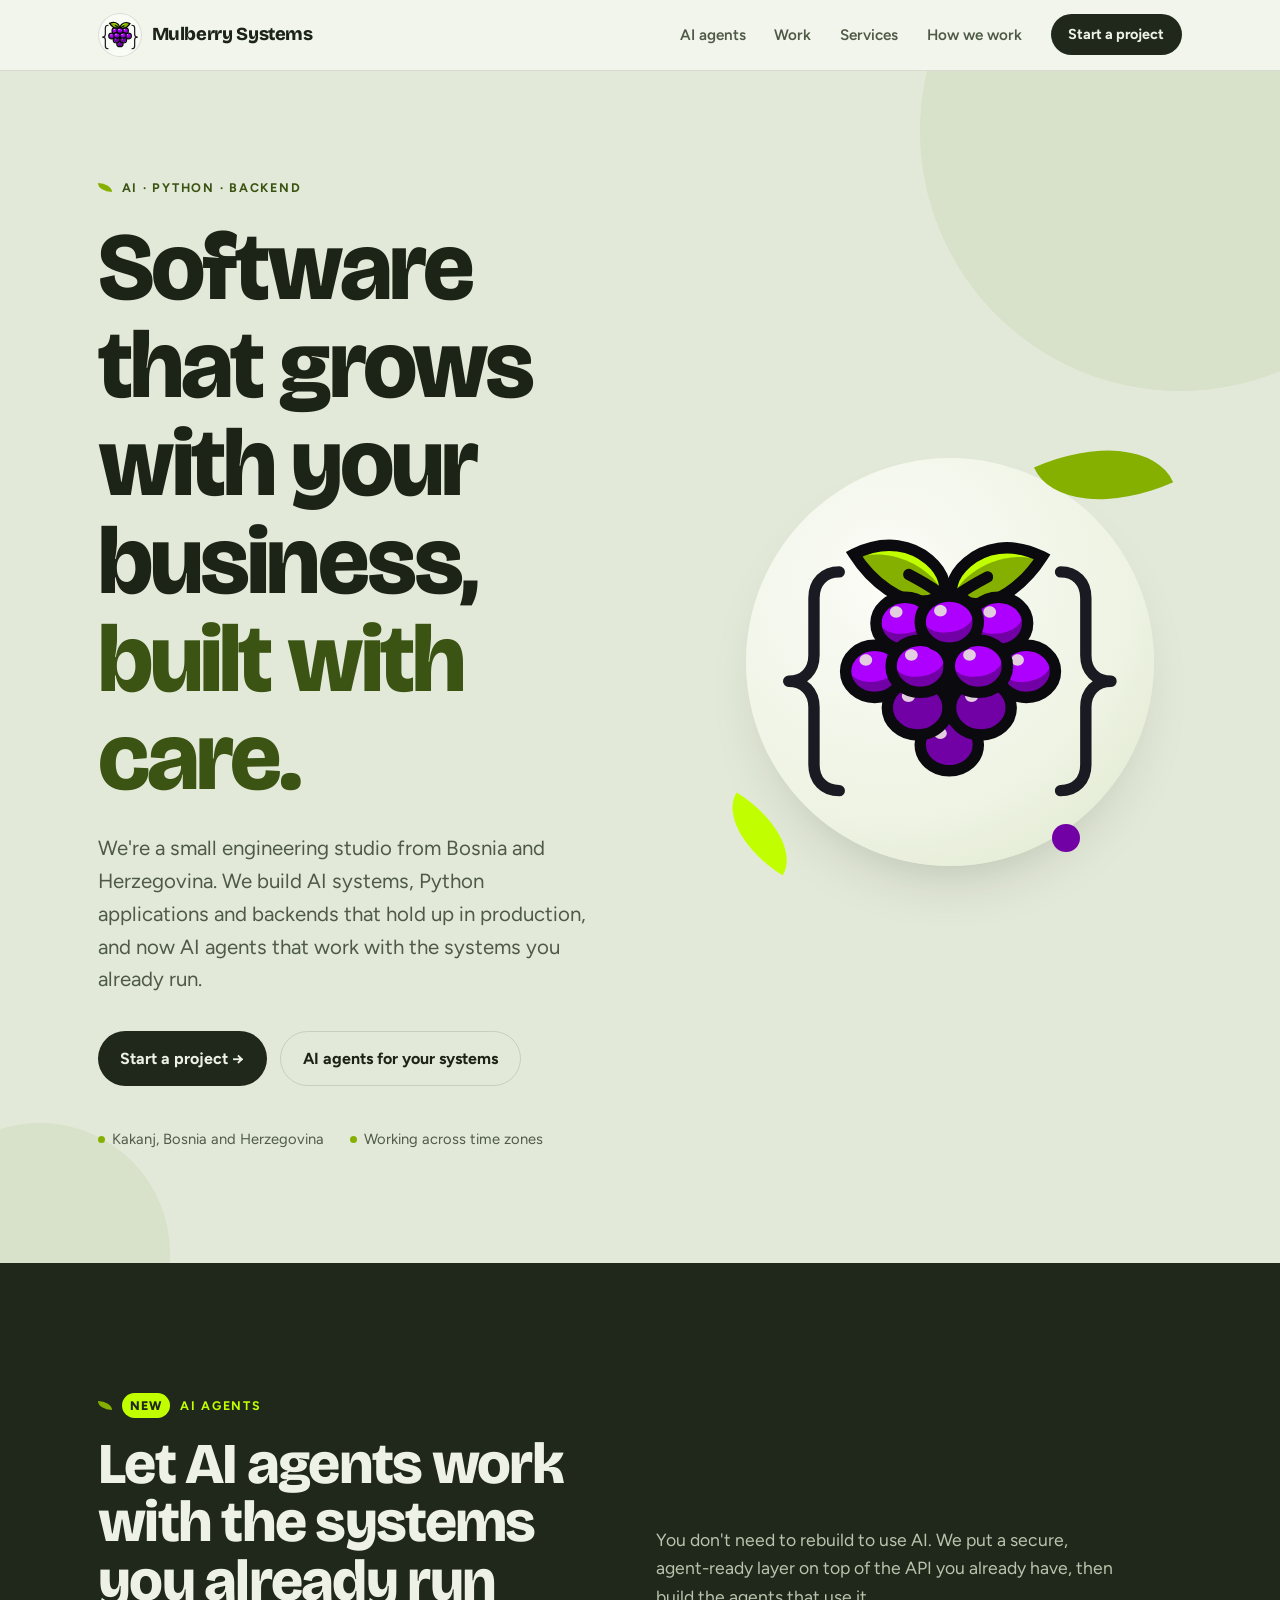
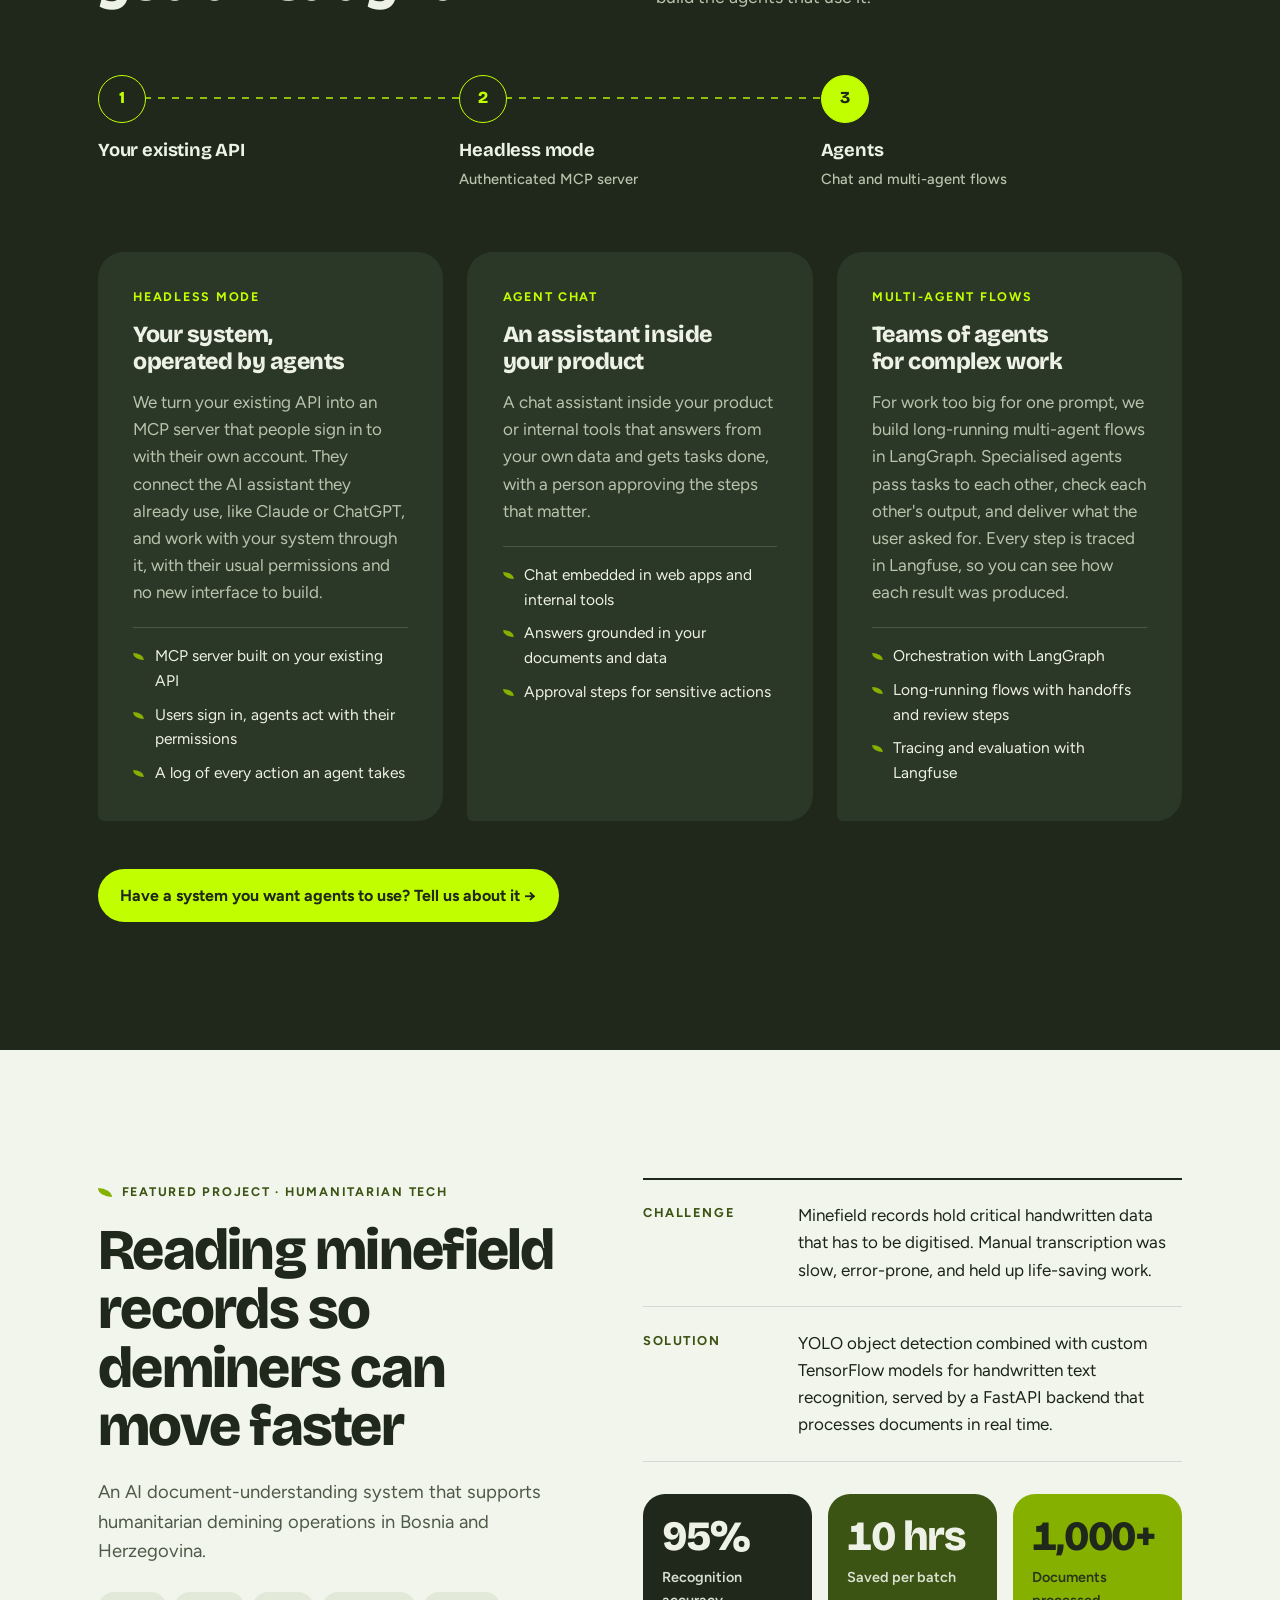
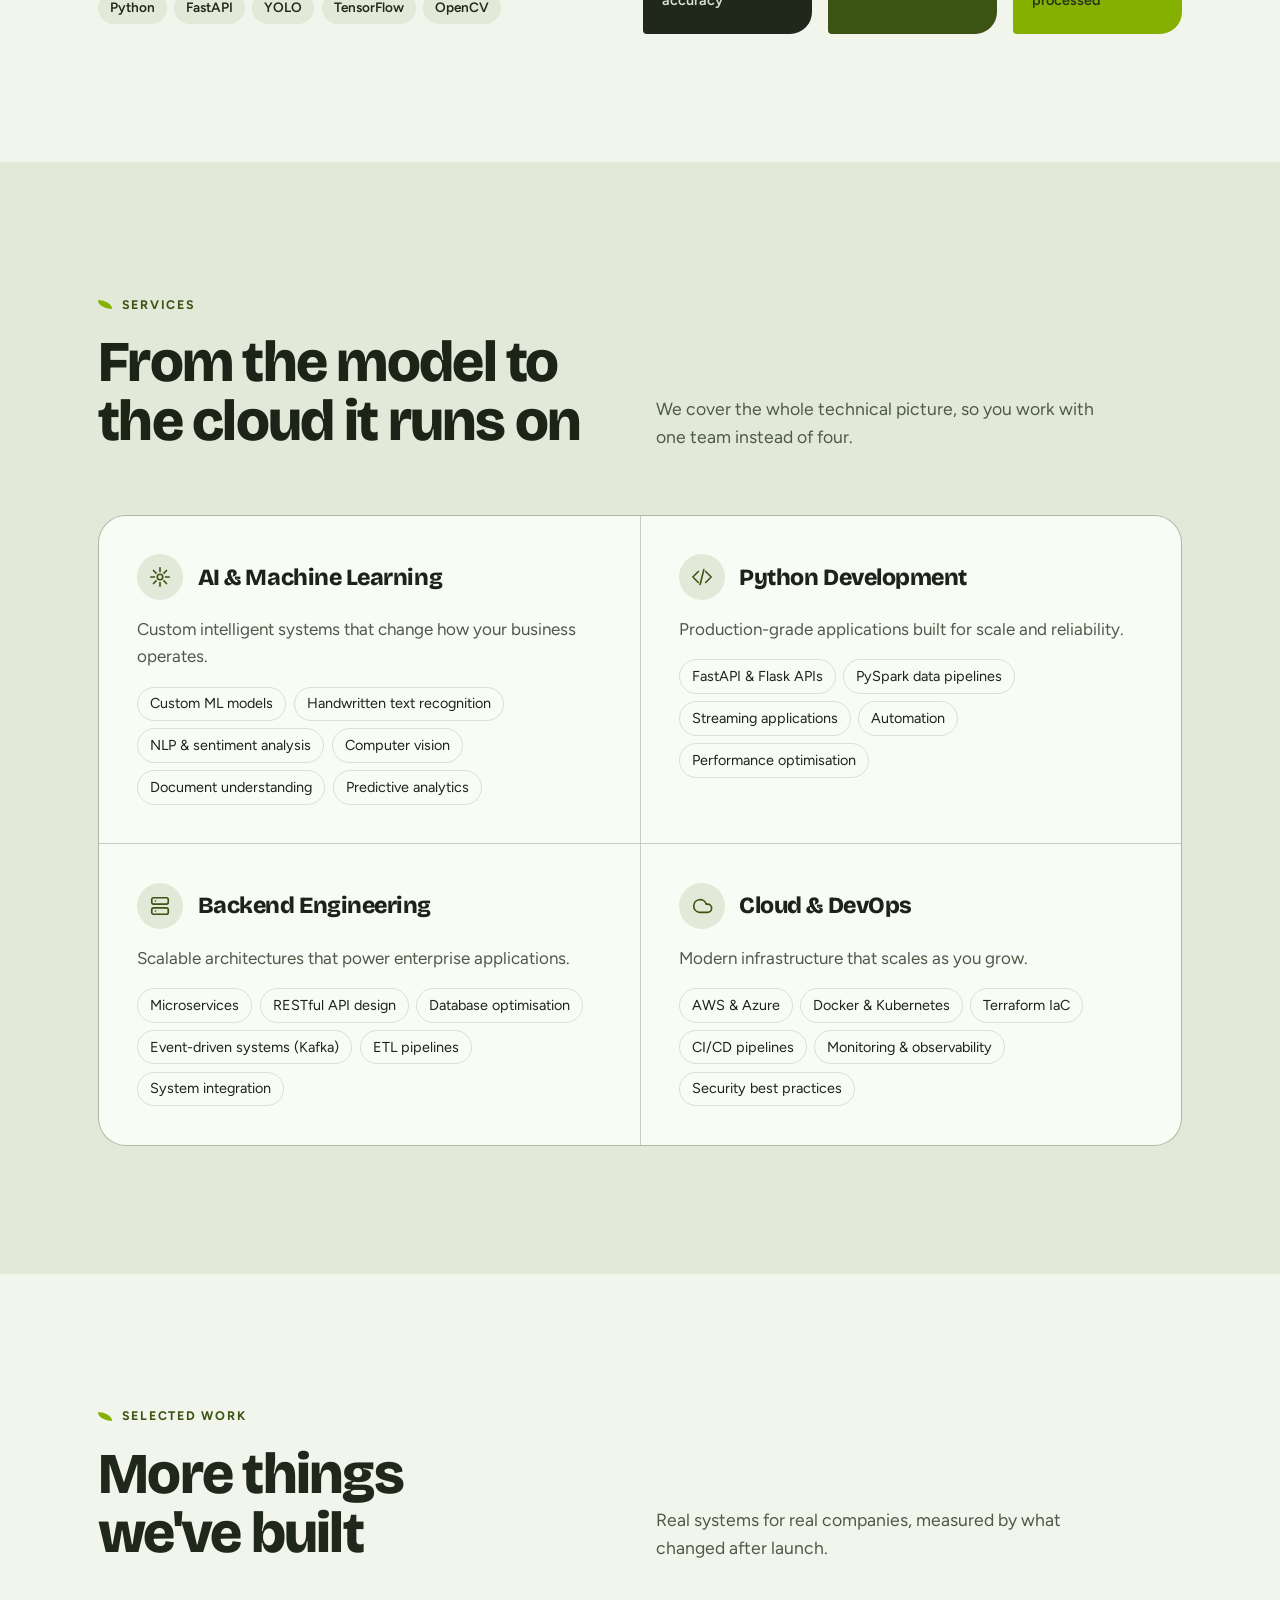
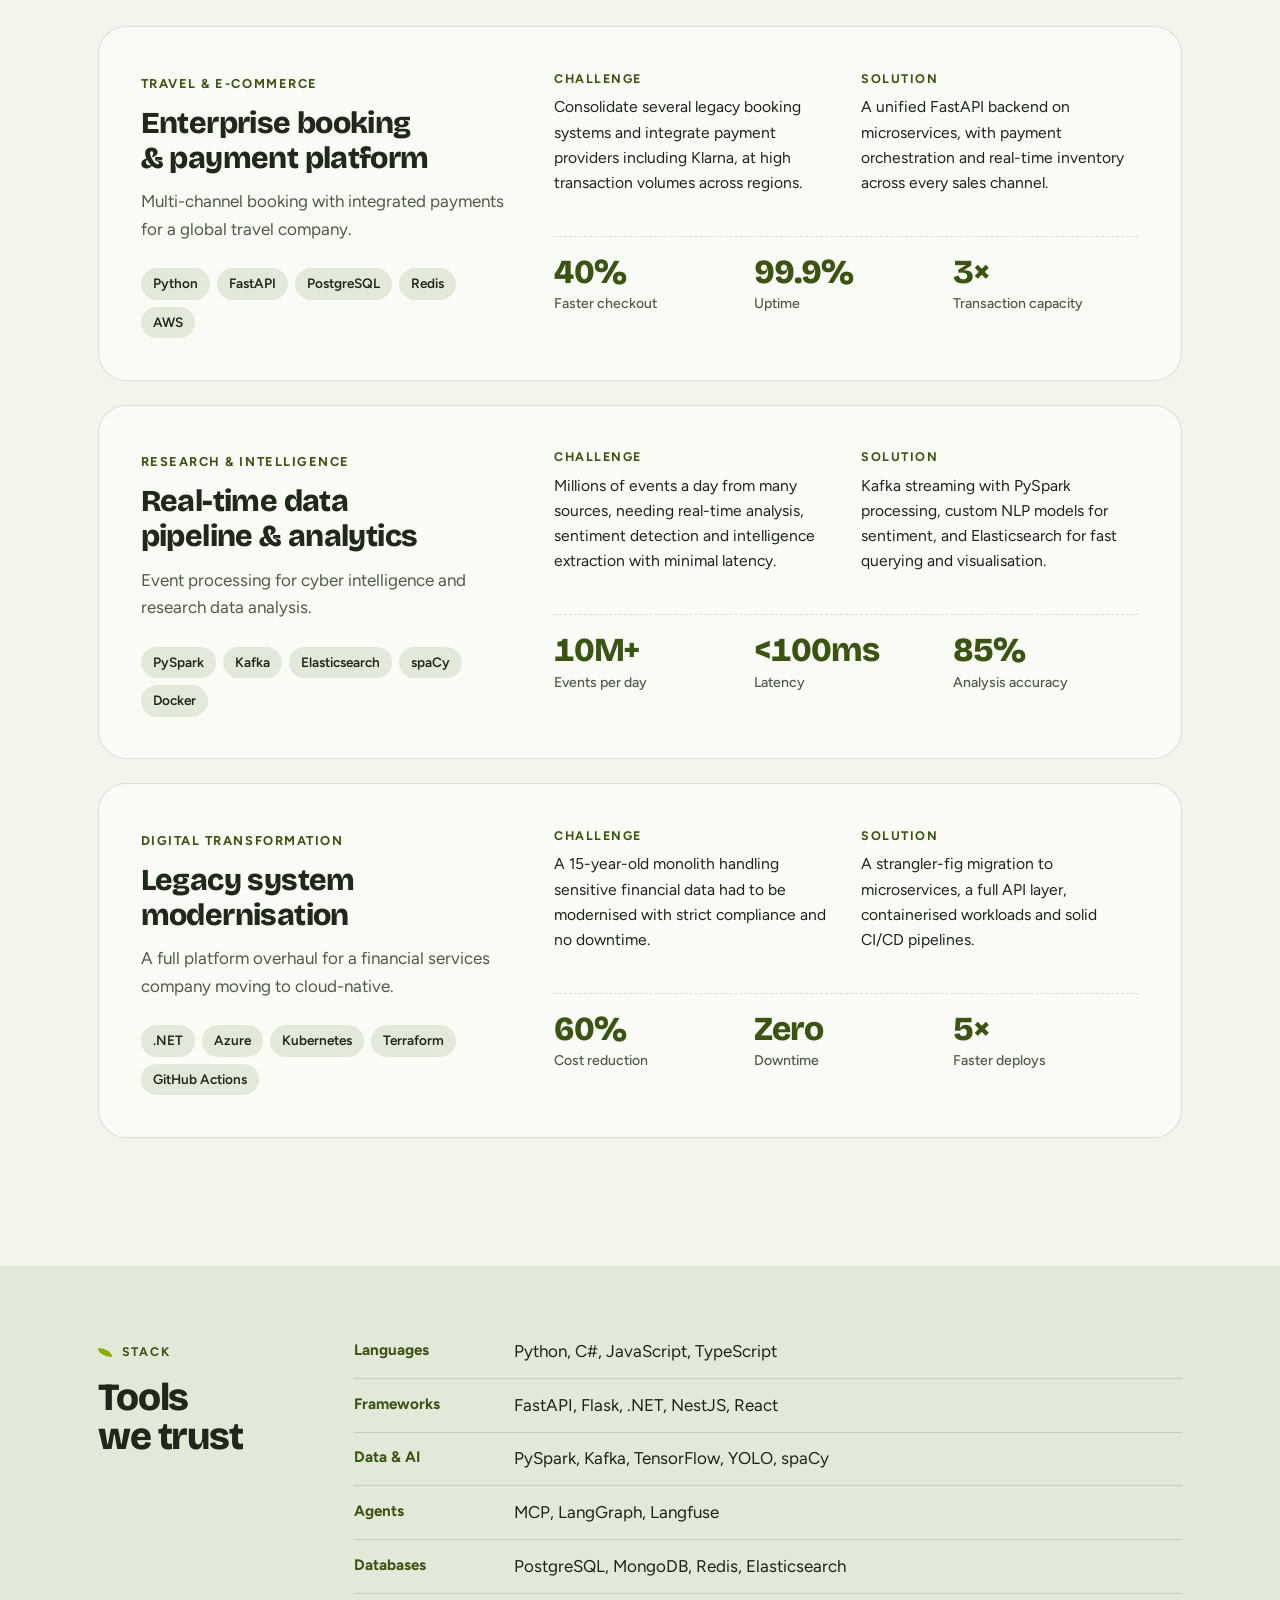
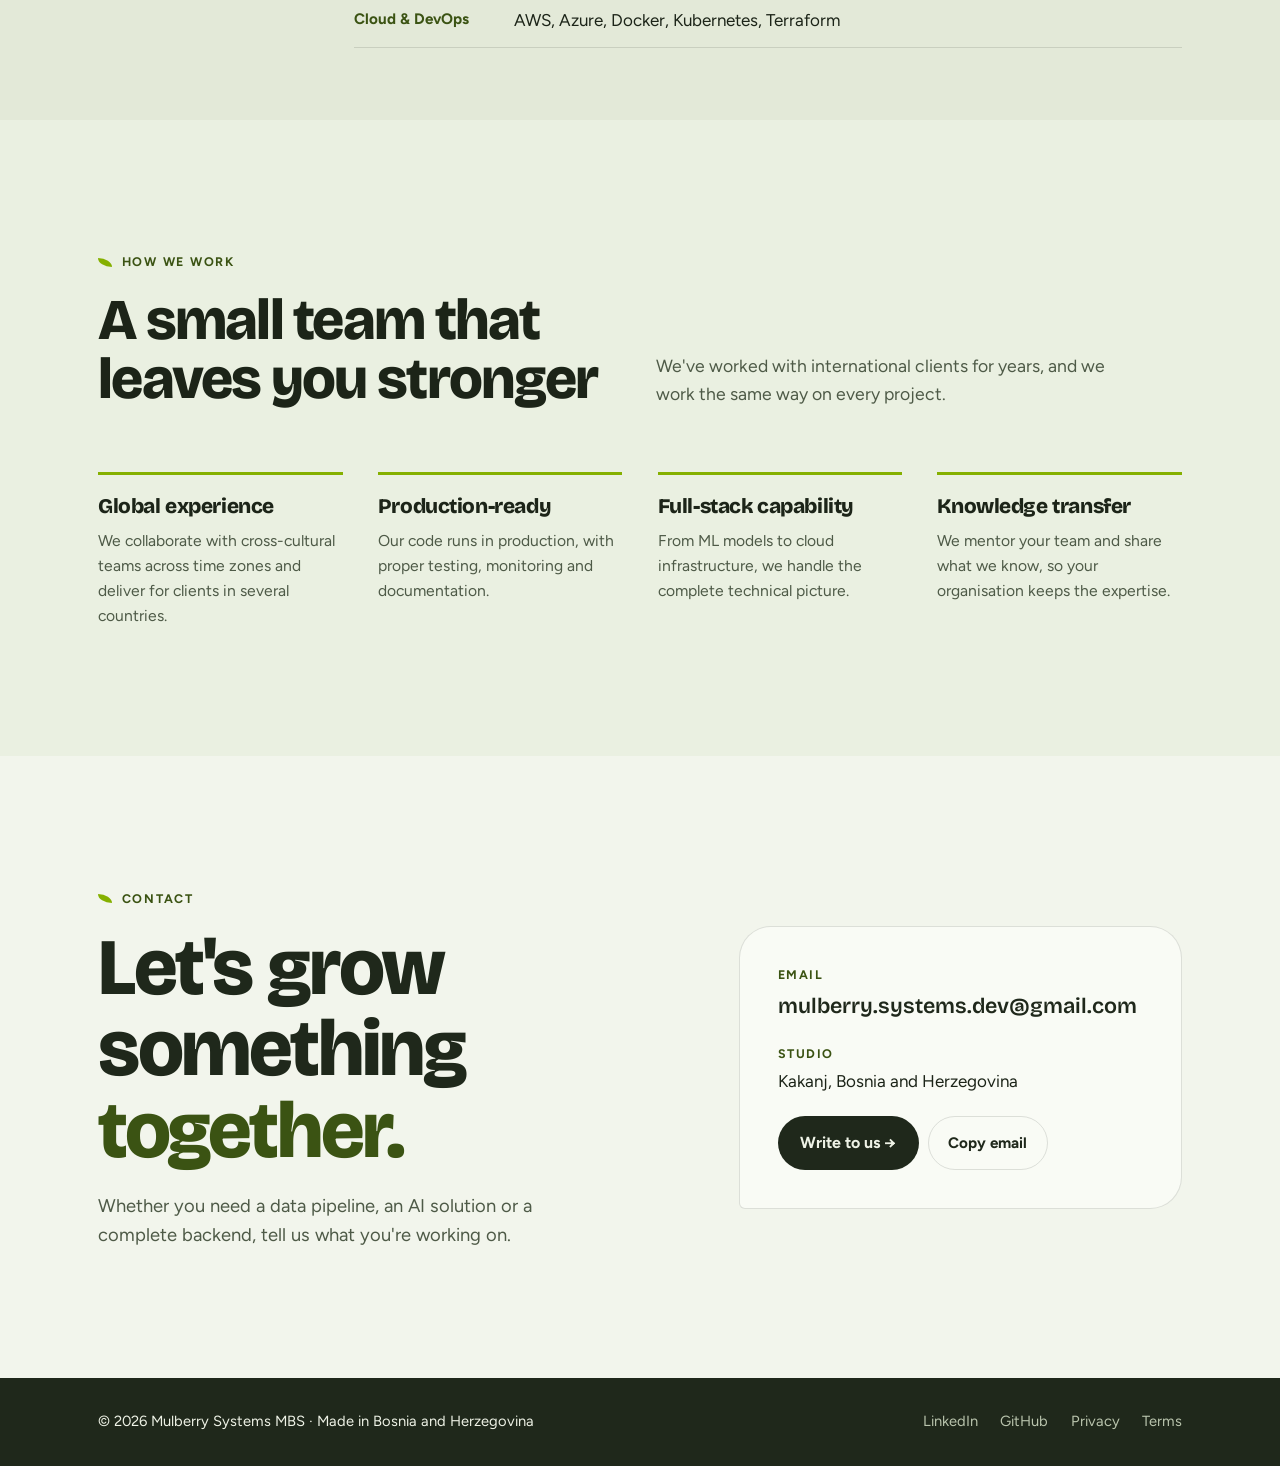
<file: design-options/option-7-sage.html>
<!doctype html>
<html lang="en">
<head>
<meta charset="utf-8">
<meta name="viewport" content="width=device-width, initial-scale=1">
<title>Mulberry Systems — Sage</title>
<link rel="preconnect" href="https://fonts.googleapis.com">
<link rel="preconnect" href="https://fonts.gstatic.com" crossorigin>
<link href="https://fonts.googleapis.com/css2?family=Bricolage+Grotesque:opsz,wght@12..96,400;12..96,600;12..96,800&family=Figtree:wght@400;500;600;700&display=swap" rel="stylesheet">
<style>
/* Layout: soft sage and mint bands with one charcoal-moss band for AI agents; left-aligned editorial columns, generous whitespace */
:root {
  --moss: #1f281b;
  --moss-2: #2c3827;
  --fern: #3b5313;
  --leaf: #85b000;
  --lime: #c1ff00;
  --berry: #7100a5;
  --ground: #f2f5ec;
  --ground-2: #e3e9d8;
  --ground-3: #eaf0e1;
  --card: #f9fbf5;
  --ink: #1c2418;
  --ink-soft: #4e5a47;
  --on-dark: #eef2e6;
  --on-dark-soft: #b9c4ad;
  --line-light: rgba(28, 36, 24, 0.13);
  --line-dark: rgba(238, 242, 230, 0.16);
  --display: 'Bricolage Grotesque', 'Avenir Next', 'Segoe UI', sans-serif;
  --body: 'Figtree', 'Helvetica Neue', Arial, sans-serif;
  --wrap: 1180px;
  --gutter: clamp(16px, 4vw, 48px);
}
* { box-sizing: border-box; margin: 0; padding: 0; }
html { scroll-behavior: smooth; }
body {
  font-family: var(--body);
  font-size: 1.0625rem;
  line-height: 1.6;
  background: var(--ground);
  color: var(--ink);
  -webkit-font-smoothing: antialiased;
}
a { color: inherit; }
:focus-visible { outline: 3px solid var(--fern); outline-offset: 3px; border-radius: 4px; }
.dark :focus-visible { outline-color: var(--lime); }
.wrap { max-width: var(--wrap); margin: 0 auto; padding-inline: var(--gutter); }
h1, h2, h3 { font-family: var(--display); font-weight: 800; letter-spacing: -0.03em; line-height: 1.02; text-wrap: balance; }
h2 { font-size: clamp(2.2rem, 5vw, 3.6rem); }
h3 { font-size: 1.45rem; letter-spacing: -0.02em; line-height: 1.15; }
.eyebrow {
  font-family: var(--body); font-weight: 700; font-size: 0.78rem;
  letter-spacing: 0.14em; text-transform: uppercase; color: var(--fern);
  display: inline-flex; align-items: center; gap: 0.6rem;
}
.eyebrow::before { content: ""; width: 14px; height: 9px; background: var(--leaf); border-radius: 0 100% 0 100%; }
.dark .eyebrow { color: var(--lime); }
.dark { background: var(--moss); color: var(--on-dark); }
.dark p { color: var(--on-dark-soft); }
section { padding-block: clamp(4.5rem, 10vw, 8.5rem); }

/* Nav */
nav {
  position: sticky; top: env(safe-area-inset-top, 0px); z-index: 10;
  background: rgba(242, 245, 236, 0.9); backdrop-filter: blur(10px);
  color: var(--ink); border-bottom: 1px solid var(--line-light);
}
nav .wrap { display: flex; align-items: center; justify-content: space-between; gap: 1rem; padding-block: 0.8rem; }
.brand { display: flex; align-items: center; gap: 0.6rem; text-decoration: none; font-family: var(--display); font-weight: 800; font-size: 1.15rem; letter-spacing: -0.02em; }
.brand svg { width: 42px; height: 34px; }
.brand-mark { background: var(--card); box-shadow: inset 0 0 0 1px var(--line-light); border-radius: 50%; padding: 4px; width: 44px; height: 44px; display: grid; place-items: center; }
.brand-mark svg { width: 36px; height: 30px; }
nav ul { list-style: none; display: flex; gap: 1.8rem; align-items: center; }
nav ul a { text-decoration: none; font-weight: 600; font-size: 0.95rem; color: var(--ink-soft); }
nav ul a:hover { color: var(--ink); }
nav ul a.btn { color: var(--on-dark); }
.btn {
  display: inline-flex; align-items: center; gap: 0.5rem;
  font-family: var(--body); font-weight: 700; font-size: 1rem; text-decoration: none;
  padding: 0.85rem 1.4rem; border-radius: 999px; transition: transform .2s ease, background .2s ease;
}
.btn:hover { transform: translateY(-2px); }
.btn-lime { background: var(--lime); color: var(--moss); }
.btn-lime:hover { background: #d4ff4d; }
.btn-outline { border: 1.5px solid var(--line-light); color: var(--ink); }
.btn-outline:hover { border-color: var(--fern); }
.btn-ghost { border: 1.5px solid var(--line-dark); color: var(--on-dark); }
.btn-ghost:hover { border-color: var(--lime); }
.btn-moss { background: var(--moss); color: var(--on-dark); }
.btn-moss:hover { background: var(--fern); }
nav .btn { padding: 0.55rem 1.1rem; font-size: 0.9rem; }
@media (max-width: 760px) { nav ul li:not(:last-child) { display: none; } }

/* Hero */
.hero { position: relative; overflow: hidden; background: var(--ground-2); padding-block: clamp(3.5rem, 8vw, 6.5rem) clamp(4rem, 9vw, 7rem); }
.hero .wrap { display: grid; grid-template-columns: 1.2fr 1fr; gap: clamp(2rem, 5vw, 4rem); align-items: center; position: relative; z-index: 1; }
.hero h1 { font-size: clamp(2.9rem, 7.5vw, 6.2rem); color: var(--ink); }
.hero h1 em { font-style: normal; color: var(--fern); }
.hero .lede { font-size: clamp(1.1rem, 1.6vw, 1.3rem); max-width: 38ch; margin-top: 1.6rem; color: var(--ink-soft); }
.hero-ctas { display: flex; flex-wrap: wrap; gap: 0.8rem; margin-top: 2.2rem; }
.hero-meta { margin-top: 2.6rem; display: flex; flex-wrap: wrap; gap: 0.5rem 1.6rem; font-size: 0.92rem; color: var(--ink-soft); }
.hero-meta span { display: inline-flex; align-items: center; gap: 0.45rem; }
.hero-meta span::before { content: ""; width: 7px; height: 7px; border-radius: 50%; background: var(--leaf); }
.hero-art { position: relative; aspect-ratio: 1; max-width: 100%; }
.hero-art .disc { position: absolute; inset: 6%; border-radius: 50%; background: radial-gradient(circle at 35% 30%, #fbfcf7 0%, #eef3e3 62%, #dbe5c8 100%); box-shadow: 0 30px 60px -30px rgba(31, 40, 27, 0.25); }
.hero-art svg.logo { position: absolute; inset: 18% 14%; width: 72%; height: 64%; animation: sway 7s ease-in-out infinite; transform-origin: 50% 25%; }
.leaf { position: absolute; border-radius: 0 100% 0 100%; }
.leaf.l1 { width: 26%; height: 15%; background: var(--leaf); top: 2%; right: 4%; transform: rotate(-24deg); }
.leaf.l2 { width: 18%; height: 10%; background: var(--lime); bottom: 8%; left: 0; transform: rotate(32deg); }
/* the one berry: a single small mulberry dot among the leaves */
.leaf.l3 { width: 6%; height: 6%; border-radius: 50%; background: var(--berry); bottom: 9%; right: 22%; }
.berry-bg { position: absolute; border-radius: 50%; background: #d8e1c9; }
.berry-bg.b1 { width: 520px; height: 520px; right: -160px; top: -200px; }
.berry-bg.b2 { width: 260px; height: 260px; left: -90px; bottom: -120px; }
@keyframes sway { 0%,100% { transform: rotate(-2deg); } 50% { transform: rotate(2deg); } }
@media (max-width: 860px) {
  .hero .wrap { grid-template-columns: 1fr; }
  .hero-art { max-width: 340px; width: 100%; margin-inline: auto; order: -1; }
}

/* Featured case */
.featured .wrap { display: grid; grid-template-columns: 1fr 1.15fr; gap: clamp(2rem, 6vw, 5rem); align-items: start; }
.featured h2 { margin-top: 1rem; color: var(--moss); }
.featured { background: var(--ground); }
.featured .intro { margin-top: 1.4rem; font-size: 1.15rem; color: var(--ink-soft); max-width: 46ch; }
.tags { display: flex; flex-wrap: wrap; gap: 0.45rem; margin-top: 1.6rem; list-style: none; }
.tags li { font-size: 0.85rem; font-weight: 600; padding: 0.3rem 0.75rem; border-radius: 999px; background: var(--ground-2); color: var(--moss); }
.dark .tags li { background: var(--moss-2); color: var(--on-dark); }
.story { display: grid; gap: 0; border-top: 2px solid var(--moss); }
.story-row { display: grid; grid-template-columns: 8.5rem 1fr; gap: 1.2rem; padding-block: 1.4rem; border-bottom: 1px solid var(--line-light); }
.story-row h3 { font-family: var(--body); font-size: 0.8rem; font-weight: 700; letter-spacing: 0.12em; text-transform: uppercase; color: var(--fern); padding-top: 0.25rem; }
.story-row p { color: var(--ink); min-width: 0; }
.big-stats { display: grid; grid-template-columns: repeat(3, 1fr); gap: 1rem; margin-top: 2rem; }
.big-stat { background: var(--moss); color: var(--on-dark); padding: 1.4rem 1.2rem; border-radius: 22px 22px 22px 4px; }
.big-stat:nth-child(2) { background: var(--fern); }
.big-stat:nth-child(3) { background: var(--leaf); color: var(--moss); }
.big-stat b { display: block; font-family: var(--display); font-size: clamp(1.9rem, 3.4vw, 2.6rem); font-weight: 800; letter-spacing: -0.03em; line-height: 1; font-variant-numeric: tabular-nums; }
.big-stat span { display: block; margin-top: 0.5rem; font-size: 0.9rem; font-weight: 600; opacity: .9; }
@media (max-width: 860px) { .featured .wrap { grid-template-columns: 1fr; } }
@media (max-width: 520px) {
  .story-row { grid-template-columns: 1fr; gap: 0.3rem; }
  .big-stats { grid-template-columns: 1fr; }
}

/* Services */
.section-head { display: grid; grid-template-columns: 1fr 1fr; gap: 2rem; align-items: end; margin-bottom: clamp(2.5rem, 5vw, 4rem); }
.section-head p { max-width: 42ch; font-size: 1.1rem; color: var(--ink-soft); }
.dark .section-head p { color: var(--on-dark-soft); }
@media (max-width: 760px) { .section-head { grid-template-columns: 1fr; } }
.services { background: var(--ground-2); }
.services h2 { color: var(--ink); }
.services-grid { display: grid; grid-template-columns: repeat(2, 1fr); gap: 1px; background: var(--line-light); border: 1px solid var(--line-light); border-radius: 28px; overflow: hidden; }
.service { background: var(--card); padding: clamp(1.6rem, 3vw, 2.4rem); display: grid; gap: 1rem; align-content: start; }
.service-top { display: flex; align-items: center; gap: 0.9rem; }
.service-icon { width: 46px; height: 46px; border-radius: 50%; background: var(--ground-2); display: grid; place-items: center; flex: none; }
.service-icon svg { width: 22px; height: 22px; stroke: var(--fern); fill: none; stroke-width: 1.8; stroke-linecap: round; stroke-linejoin: round; }
.service h3 { color: var(--ink); }
.service p { color: var(--ink-soft); }
.service ul { list-style: none; display: flex; flex-wrap: wrap; gap: 0.45rem; }
.service li { font-size: 0.9rem; padding: 0.3rem 0.75rem; border-radius: 999px; border: 1px solid var(--line-light); color: var(--ink); }
@media (max-width: 760px) { .services-grid { grid-template-columns: 1fr; } }

/* Selected work */
.work { background: var(--ground); }
.work h2 { color: var(--moss); }
.work .section-head p { color: var(--ink-soft); }
.projects { display: grid; gap: 1.5rem; }
.project { background: var(--card); border-radius: 28px; padding: clamp(1.5rem, 3.5vw, 2.6rem); display: grid; grid-template-columns: 1fr 1.6fr; gap: clamp(1.5rem, 4vw, 3rem); border: 1px solid var(--line-light); }
.project-label { font-size: 0.8rem; font-weight: 700; letter-spacing: 0.12em; text-transform: uppercase; color: var(--fern); }
.project h3 { margin-top: 0.6rem; font-size: clamp(1.45rem, 2.4vw, 1.9rem); color: var(--moss); }
.project .summary { margin-top: 0.8rem; color: var(--ink-soft); }
.project .tags li { background: var(--ground-2); }
.project-body { display: grid; grid-template-columns: 1fr 1fr; gap: 1.2rem 1.8rem; min-width: 0; }
.project-body h4 { font-size: 0.78rem; font-weight: 700; letter-spacing: 0.12em; text-transform: uppercase; color: var(--fern); margin-bottom: 0.35rem; }
.project-body p { font-size: 0.98rem; color: var(--ink); }
.results { grid-column: 1 / -1; display: grid; grid-template-columns: repeat(3, 1fr); gap: 0.8rem; padding-top: 1.2rem; border-top: 1px dashed var(--line-light); }
.results div b { display: block; font-family: var(--display); font-weight: 800; font-size: clamp(1.6rem, 2.8vw, 2.1rem); letter-spacing: -0.03em; color: var(--fern); line-height: 1; font-variant-numeric: tabular-nums; }
.results div span { font-size: 0.88rem; color: var(--ink-soft); font-weight: 500; }
@media (max-width: 900px) { .project { grid-template-columns: 1fr; } }
@media (max-width: 560px) { .project-body { grid-template-columns: 1fr; } .results { grid-template-columns: 1fr 1fr; } }

/* Stack */
.stack { background: var(--ground-2); padding-block: clamp(3rem, 6vw, 4.5rem); }
.stack .wrap { display: grid; grid-template-columns: 14rem 1fr; gap: 2rem; align-items: start; }
.stack h2 { font-size: clamp(1.8rem, 3.5vw, 2.4rem); color: var(--moss); }
.stack dl { display: grid; gap: 0; }
.stack-row { display: grid; grid-template-columns: 9rem 1fr; gap: 1rem; padding-block: 0.8rem; border-bottom: 1px solid var(--line-light); }
.stack-row:first-child { padding-top: 0; }
.stack dt { font-weight: 700; color: var(--fern); font-size: 0.95rem; }
.stack dd { color: var(--ink); min-width: 0; }
@media (max-width: 760px) { .stack .wrap { grid-template-columns: 1fr; } }
@media (max-width: 460px) { .stack-row { grid-template-columns: 1fr; gap: 0.2rem; } }

/* How we work */
.how-grid { display: grid; grid-template-columns: repeat(4, 1fr); gap: clamp(1.2rem, 3vw, 2.2rem); }
.how { background: var(--ground-3); }
.how h2 { color: var(--ink); }
.how-item { border-top: 3px solid var(--leaf); padding-top: 1.2rem; }
.how-item h3 { color: var(--ink); font-size: 1.3rem; }
.how-item p { margin-top: 0.6rem; font-size: 0.98rem; color: var(--ink-soft); }
@media (max-width: 960px) { .how-grid { grid-template-columns: repeat(2, 1fr); } }
@media (max-width: 520px) { .how-grid { grid-template-columns: 1fr; } }

/* Contact */
.contact .wrap { display: grid; grid-template-columns: 1.3fr 1fr; gap: clamp(2rem, 5vw, 4rem); align-items: center; }
.contact { background: var(--ground); }
.contact h2 { font-size: clamp(2.6rem, 6.5vw, 5rem); color: var(--moss); }
.contact h2 em { font-style: normal; color: var(--fern); }
.contact .intro { margin-top: 1.2rem; font-size: 1.15rem; color: var(--ink-soft); max-width: 40ch; }
.contact-card { background: var(--card); border-radius: 32px 32px 32px 6px; padding: clamp(1.6rem, 3vw, 2.4rem); border: 1px solid var(--line-light); display: grid; gap: 1.3rem; min-width: 0; }
.contact-card small { display: block; font-size: 0.78rem; font-weight: 700; letter-spacing: 0.12em; text-transform: uppercase; color: var(--fern); margin-bottom: 0.25rem; }
.email { font-family: var(--display); font-weight: 600; font-size: clamp(1.05rem, 2.2vw, 1.35rem); color: var(--moss); overflow-wrap: anywhere; user-select: all; }
.contact-card .row { display: flex; flex-wrap: wrap; gap: 0.6rem; }
.copy-btn { font: inherit; font-weight: 700; font-size: 0.95rem; padding: 0.85rem 1.2rem; border-radius: 999px; border: 1.5px solid var(--line-light); background: transparent; color: var(--moss); cursor: pointer; }
.copy-btn:hover { border-color: var(--fern); }
@media (max-width: 860px) { .contact .wrap { grid-template-columns: 1fr; } }


/* AI agents (the one dark band) */
.agents { background: var(--moss); }
.agents h2 { color: var(--on-dark); }
.agents .eyebrow b { font-weight: 800; color: var(--moss); background: var(--lime); padding: 0.15rem 0.5rem; border-radius: 999px; letter-spacing: 0.1em; }
.flow { list-style: none; display: grid; grid-template-columns: repeat(3, 1fr); margin-bottom: clamp(2.5rem, 5vw, 3.75rem); counter-reset: step; }
.flow li { position: relative; display: flex; flex-direction: column; align-items: flex-start; gap: 0.8rem; padding-right: 1rem; min-width: 0; }
.flow li::before {
  counter-increment: step; content: counter(step);
  width: 46px; height: 46px; border-radius: 50%; display: grid; place-items: center; flex: none;
  border: 1.5px solid var(--lime); color: var(--lime); background: var(--moss);
  font-family: var(--display); font-weight: 800; font-size: 1.05rem; position: relative; z-index: 1;
}
.flow li::after {
  content: ""; position: absolute; top: 22px; left: 46px; right: 0; height: 2px;
  background: repeating-linear-gradient(90deg, var(--lime) 0 7px, transparent 7px 14px);
  background-size: 14px 2px; opacity: 0.7; animation: flow-x 1.2s linear infinite;
}
.flow li:last-child::after { display: none; }
.flow li:last-child::before { background: var(--lime); color: var(--moss); }
.flow span { font-family: var(--display); font-weight: 700; font-size: 1.15rem; letter-spacing: -0.01em; color: var(--on-dark); display: grid; gap: 0.2rem; }
.flow small { font-family: var(--body); font-weight: 500; font-size: 0.92rem; letter-spacing: 0; color: var(--on-dark-soft); }
@keyframes flow-x { to { background-position: 14px 0; } }
@keyframes flow-y { to { background-position: 0 14px; } }
.agent-grid { display: grid; grid-template-columns: repeat(3, 1fr); gap: clamp(1rem, 2vw, 1.5rem); }
.agent { background: var(--moss-2); border-radius: 26px 26px 26px 6px; padding: clamp(1.5rem, 3vw, 2.2rem); display: grid; gap: 0.9rem; align-content: start; min-width: 0; }
.agent-kicker { font-size: 0.78rem; font-weight: 700; letter-spacing: 0.14em; text-transform: uppercase; color: var(--lime); }
.agent h3 { color: var(--on-dark); }
.agent ul { list-style: none; display: grid; gap: 0.55rem; margin-top: 0.4rem; padding-top: 1rem; border-top: 1px solid var(--line-dark); }
.agent li { display: flex; gap: 0.65rem; align-items: baseline; color: var(--on-dark); font-size: 0.97rem; }
.agent li::before { content: ""; flex: none; width: 11px; height: 7px; background: var(--leaf); border-radius: 0 100% 0 100%; transform: translateY(-1px); }
.agents-cta { margin-top: clamp(2rem, 4vw, 3rem); display: flex; flex-wrap: wrap; align-items: center; gap: 1rem; }
@media (max-width: 900px) { .agent-grid { grid-template-columns: 1fr; } }
@media (max-width: 640px) {
  .flow { grid-template-columns: 1fr; }
  .flow li { flex-direction: row; align-items: center; gap: 1rem; padding: 0 0 1.4rem; }
  .flow li:last-child { padding-bottom: 0; }
  .flow li::after {
    top: 46px; bottom: 0; left: 22px; right: auto; width: 2px; height: auto;
    background: repeating-linear-gradient(180deg, var(--lime) 0 7px, transparent 7px 14px);
    background-size: 2px 14px; animation-name: flow-y;
  }
}

/* Footer */
footer { padding-block: 2rem; }
footer .wrap { display: flex; flex-wrap: wrap; gap: 1rem 2rem; justify-content: space-between; align-items: center; font-size: 0.92rem; }
footer ul { list-style: none; display: flex; gap: 1.4rem; flex-wrap: wrap; }
footer a { text-decoration: none; color: var(--on-dark-soft); }
footer a:hover { color: var(--lime); }

@media (prefers-reduced-motion: reduce) {
  html { scroll-behavior: auto; }
  *, *::before, *::after { animation: none !important; transition: none !important; }
}
</style>
</head>
<body>
  <svg width="0" height="0" style="position:absolute" aria-hidden="true">
    <symbol id="mbs-logo" viewBox="0 0 264 213" fill="none" xmlns="http://www.w3.org/2000/svg">
      <path d="M56.2113 20.943C107.708 -4.52195 140.797 46.6905 122.922 55.1507C94.8834 67.7663 66.7654 37.6021 56.2113 20.943Z" fill="#c1ff00"/>
      <path d="M55.7677 24.1096C100.554 9.65158 138.074 53.5974 122.479 58.3174C97.932 65.2051 67.7769 38.3821 55.7677 24.1096Z" fill="#85b000"/>
      <path d="M56.2113 20.943C107.708 -4.52195 140.797 46.6905 122.922 55.1507C94.8834 67.7663 66.7654 37.6021 56.2113 20.943Z" stroke="#0a0a0f" stroke-width="9"/>
      <path d="M99.5 36.9807C122.24 48.9807 125.496 53.314 124.281 53.9807" stroke="#0a0a0f" stroke-width="9" stroke-linecap="round"/>
      <path d="M205.017 22.943C153.52 -2.52195 120.431 48.6905 138.306 57.1507C166.345 69.7663 194.463 39.6021 205.017 22.943Z" fill="#c1ff00"/>
      <path d="M205.461 26.1096C160.675 11.6516 123.155 55.5974 138.75 60.3174C163.296 67.2051 193.452 40.3821 205.461 26.1096Z" fill="#85b000"/>
      <path d="M205.017 22.943C153.52 -2.52195 120.431 48.6905 138.306 57.1507C166.345 69.7663 194.463 39.6021 205.017 22.943Z" stroke="#0a0a0f" stroke-width="9"/>
      <path d="M161.728 38.9807C138.988 50.9807 135.733 55.314 136.947 55.9807" stroke="#0a0a0f" stroke-width="9" stroke-linecap="round"/>
      <rect x="120.5" y="118.981" width="23" height="18" fill="#0a0a0f"/>
      <path d="M72.5 131.57C83.5457 131.57 92.5 123.534 92.5 113.622C92.5 103.709 83.5457 95.673 72.5 95.673C61.4543 95.673 52.5 103.709 52.5 113.622C52.5 123.534 61.4543 131.57 72.5 131.57Z" fill="#7100a5"/>
      <path d="M74.0628 121.576C84.9407 119.855 92.6706 112.919 91.3279 106.086C89.9853 99.2524 80.0786 95.1081 69.2007 96.8294C58.3228 98.5508 50.593 105.486 51.9356 112.319C53.2783 119.153 63.1849 123.297 74.0628 121.576Z" fill="#ae00ff"/>
      <path d="M65.5 109.135C68.2614 109.135 70.5 107.126 70.5 104.647C70.5 102.169 68.2614 100.16 65.5 100.16C62.7386 100.16 60.5 102.169 60.5 104.647C60.5 107.126 62.7386 109.135 65.5 109.135Z" fill="#E3CEE0"/>
      <path d="M72.5 134.263C85.2025 134.263 95.5 125.021 95.5 113.622C95.5 102.222 85.2025 92.9807 72.5 92.9807C59.7975 92.9807 49.5 102.222 49.5 113.622C49.5 125.021 59.7975 134.263 72.5 134.263Z" stroke="#0a0a0f" stroke-width="9"/>
      <path d="M192.5 131.57C203.546 131.57 212.5 123.534 212.5 113.622C212.5 103.709 203.546 95.673 192.5 95.673C181.454 95.673 172.5 103.709 172.5 113.622C172.5 123.534 181.454 131.57 192.5 131.57Z" fill="#7100a5"/>
      <path d="M194.063 121.576C204.941 119.855 212.671 112.919 211.328 106.086C209.985 99.2524 200.079 95.1081 189.201 96.8294C178.323 98.5508 170.593 105.486 171.936 112.319C173.278 119.153 183.185 123.297 194.063 121.576Z" fill="#ae00ff"/>
      <path d="M185.5 109.135C188.261 109.135 190.5 107.126 190.5 104.647C190.5 102.169 188.261 100.16 185.5 100.16C182.739 100.16 180.5 102.169 180.5 104.647C180.5 107.126 182.739 109.135 185.5 109.135Z" fill="#E3CEE0"/>
      <path d="M192.5 134.263C205.203 134.263 215.5 125.021 215.5 113.622C215.5 102.222 205.203 92.9807 192.5 92.9807C179.797 92.9807 169.5 102.222 169.5 113.622C169.5 125.021 179.797 134.263 192.5 134.263Z" stroke="#0a0a0f" stroke-width="9"/>
      <path d="M170.5 93.5704C181.546 93.5704 190.5 85.5345 190.5 75.6217C190.5 65.7089 181.546 57.673 170.5 57.673C159.454 57.673 150.5 65.7089 150.5 75.6217C150.5 85.5345 159.454 93.5704 170.5 93.5704Z" fill="#7100a5"/>
      <path d="M172.063 83.5759C182.941 81.8545 190.671 74.9194 189.328 68.0859C187.985 61.2524 178.079 57.1081 167.201 58.8294C156.323 60.5508 148.593 67.4859 149.936 74.3194C151.278 81.153 161.185 85.2972 172.063 83.5759Z" fill="#ae00ff"/>
      <path d="M163.5 71.1345C166.261 71.1345 168.5 69.1255 168.5 66.6473C168.5 64.1691 166.261 62.1602 163.5 62.1602C160.739 62.1602 158.5 64.1691 158.5 66.6473C158.5 69.1255 160.739 71.1345 163.5 71.1345Z" fill="#E3CEE0"/>
      <path d="M170.5 96.2627C183.203 96.2627 193.5 87.0214 193.5 75.6217C193.5 64.222 183.203 54.9807 170.5 54.9807C157.797 54.9807 147.5 64.222 147.5 75.6217C147.5 87.0214 157.797 96.2627 170.5 96.2627Z" stroke="#0a0a0f" stroke-width="9"/>
      <path d="M96.5 93.5704C107.546 93.5704 116.5 85.5345 116.5 75.6217C116.5 65.7089 107.546 57.673 96.5 57.673C85.4543 57.673 76.5 65.7089 76.5 75.6217C76.5 85.5345 85.4543 93.5704 96.5 93.5704Z" fill="#7100a5"/>
      <path d="M98.0628 83.5759C108.941 81.8545 116.671 74.9194 115.328 68.0859C113.985 61.2524 104.079 57.1081 93.2007 58.8294C82.3228 60.5508 74.593 67.4859 75.9356 74.3194C77.2783 81.153 87.1849 85.2972 98.0628 83.5759Z" fill="#ae00ff"/>
      <path d="M89.5 71.1345C92.2614 71.1345 94.5 69.1255 94.5 66.6473C94.5 64.1691 92.2614 62.1602 89.5 62.1602C86.7386 62.1602 84.5 64.1691 84.5 66.6473C84.5 69.1255 86.7386 71.1345 89.5 71.1345Z" fill="#E3CEE0"/>
      <path d="M96.5 96.2627C109.203 96.2627 119.5 87.0214 119.5 75.6217C119.5 64.222 109.203 54.9807 96.5 54.9807C83.7975 54.9807 73.5 64.222 73.5 75.6217C73.5 87.0214 83.7975 96.2627 96.5 96.2627Z" stroke="#0a0a0f" stroke-width="9"/>
      <path d="M219.5 34.9807C231.5 34.9807 239.5 43.2187 239.5 55.5759V100.885C239.5 113.243 247.5 121.481 259.5 121.481C247.5 121.481 239.5 129.719 239.5 142.076V187.385C239.5 199.743 231.5 207.981 219.5 207.981" stroke="#1a1a22" stroke-width="9" stroke-linecap="round" stroke-linejoin="round"/>
      <path d="M44.5 34.9807C32.5 34.9807 24.5 43.2187 24.5 55.5759V100.885C24.5 113.243 16.5 121.481 4.5 121.481C16.5 121.481 24.5 129.719 24.5 142.076V187.385C24.5 199.743 32.5 207.981 44.5 207.981" stroke="#1a1a22" stroke-width="9" stroke-linecap="round" stroke-linejoin="round"/>
      <path d="M131.5 189.57C142.546 189.57 151.5 181.534 151.5 171.622C151.5 161.709 142.546 153.673 131.5 153.673C120.454 153.673 111.5 161.709 111.5 171.622C111.5 181.534 120.454 189.57 131.5 189.57Z" fill="#7100a5"/>
      <path d="M124.5 167.135C127.261 167.135 129.5 165.126 129.5 162.647C129.5 160.169 127.261 158.16 124.5 158.16C121.739 158.16 119.5 160.169 119.5 162.647C119.5 165.126 121.739 167.135 124.5 167.135Z" fill="#E3CEE0"/>
      <path d="M131.5 192.263C144.203 192.263 154.5 183.021 154.5 171.622C154.5 160.222 144.203 150.981 131.5 150.981C118.797 150.981 108.5 160.222 108.5 171.622C108.5 183.021 118.797 192.263 131.5 192.263Z" stroke="#0a0a0f" stroke-width="9"/>
      <path d="M106.5 161.176C118.026 161.176 127.37 152.806 127.37 142.481C127.37 132.155 118.026 123.785 106.5 123.785C94.9741 123.785 85.6304 132.155 85.6304 142.481C85.6304 152.806 94.9741 161.176 106.5 161.176Z" fill="#7100a5"/>
      <path d="M99.1957 137.807C102.077 137.807 104.413 135.714 104.413 133.133C104.413 130.552 102.077 128.459 99.1957 128.459C96.3142 128.459 93.9783 130.552 93.9783 133.133C93.9783 135.714 96.3142 137.807 99.1957 137.807Z" fill="#E3CEE0"/>
      <path d="M106.5 163.981C119.755 163.981 130.5 154.355 130.5 142.481C130.5 130.607 119.755 120.981 106.5 120.981C93.2452 120.981 82.5 130.607 82.5 142.481C82.5 154.355 93.2452 163.981 106.5 163.981Z" stroke="#0a0a0f" stroke-width="9"/>
      <path d="M156.5 161.176C168.026 161.176 177.37 152.806 177.37 142.481C177.37 132.155 168.026 123.785 156.5 123.785C144.974 123.785 135.63 132.155 135.63 142.481C135.63 152.806 144.974 161.176 156.5 161.176Z" fill="#7100a5"/>
      <path d="M149.196 137.807C152.077 137.807 154.413 135.714 154.413 133.133C154.413 130.552 152.077 128.459 149.196 128.459C146.314 128.459 143.978 130.552 143.978 133.133C143.978 135.714 146.314 137.807 149.196 137.807Z" fill="#E3CEE0"/>
      <path d="M156.5 163.981C169.755 163.981 180.5 154.355 180.5 142.481C180.5 130.607 169.755 120.981 156.5 120.981C143.245 120.981 132.5 130.607 132.5 142.481C132.5 154.355 143.245 163.981 156.5 163.981Z" stroke="#0a0a0f" stroke-width="9"/>
      <path d="M108.5 127.57C119.546 127.57 128.5 119.534 128.5 109.622C128.5 99.7089 119.546 91.673 108.5 91.673C97.4543 91.673 88.5 99.7089 88.5 109.622C88.5 119.534 97.4543 127.57 108.5 127.57Z" fill="#7100a5"/>
      <path d="M110.063 117.576C120.941 115.855 128.671 108.919 127.328 102.086C125.985 95.2524 116.079 91.1081 105.201 92.8294C94.3228 94.5508 86.593 101.486 87.9356 108.319C89.2783 115.153 99.1849 119.297 110.063 117.576Z" fill="#ae00ff"/>
      <path d="M101.5 105.135C104.261 105.135 106.5 103.126 106.5 100.647C106.5 98.1691 104.261 96.1602 101.5 96.1602C98.7386 96.1602 96.5 98.1691 96.5 100.647C96.5 103.126 98.7386 105.135 101.5 105.135Z" fill="#E3CEE0"/>
      <path d="M108.5 130.263C121.203 130.263 131.5 121.021 131.5 109.622C131.5 98.222 121.203 88.9807 108.5 88.9807C95.7975 88.9807 85.5 98.222 85.5 109.622C85.5 121.021 95.7975 130.263 108.5 130.263Z" stroke="#0a0a0f" stroke-width="9"/>
      <path d="M154.5 127.57C165.546 127.57 174.5 119.534 174.5 109.622C174.5 99.7089 165.546 91.673 154.5 91.673C143.454 91.673 134.5 99.7089 134.5 109.622C134.5 119.534 143.454 127.57 154.5 127.57Z" fill="#7100a5"/>
      <path d="M156.063 117.576C166.941 115.855 174.671 108.919 173.328 102.086C171.985 95.2524 162.079 91.1081 151.201 92.8294C140.323 94.5508 132.593 101.486 133.936 108.319C135.278 115.153 145.185 119.297 156.063 117.576Z" fill="#ae00ff"/>
      <path d="M147.5 105.135C150.261 105.135 152.5 103.126 152.5 100.647C152.5 98.1691 150.261 96.1602 147.5 96.1602C144.739 96.1602 142.5 98.1691 142.5 100.647C142.5 103.126 144.739 105.135 147.5 105.135Z" fill="#E3CEE0"/>
      <path d="M154.5 130.263C167.203 130.263 177.5 121.021 177.5 109.622C177.5 98.222 167.203 88.9807 154.5 88.9807C141.797 88.9807 131.5 98.222 131.5 109.622C131.5 121.021 141.797 130.263 154.5 130.263Z" stroke="#0a0a0f" stroke-width="9"/>
      <path d="M131.5 92.5704C142.546 92.5704 151.5 84.5345 151.5 74.6217C151.5 64.7089 142.546 56.673 131.5 56.673C120.454 56.673 111.5 64.7089 111.5 74.6217C111.5 84.5345 120.454 92.5704 131.5 92.5704Z" fill="#7100a5"/>
      <path d="M133.063 82.5759C143.941 80.8545 151.671 73.9194 150.328 67.0859C148.985 60.2524 139.079 56.1081 128.201 57.8294C117.323 59.5508 109.593 66.4859 110.936 73.3194C112.278 80.153 122.185 84.2972 133.063 82.5759Z" fill="#ae00ff"/>
      <path d="M124.5 70.1345C127.261 70.1345 129.5 68.1255 129.5 65.6473C129.5 63.1691 127.261 61.1602 124.5 61.1602C121.739 61.1602 119.5 63.1691 119.5 65.6473C119.5 68.1255 121.739 70.1345 124.5 70.1345Z" fill="#E3CEE0"/>
      <path d="M131.5 95.2627C144.203 95.2627 154.5 86.0214 154.5 74.6217C154.5 63.222 144.203 53.9807 131.5 53.9807C118.797 53.9807 108.5 63.222 108.5 74.6217C108.5 86.0214 118.797 95.2627 131.5 95.2627Z" stroke="#0a0a0f" stroke-width="9"/>
    </symbol>
  </svg>

<nav aria-label="Main">
  <div class="wrap">
    <a href="#top" class="brand"><span class="brand-mark"><svg viewBox="0 0 264 213" aria-hidden="true"><use href="#mbs-logo"></use></svg></span>Mulberry Systems</a>
    <ul>
      <li><a href="#agents">AI agents</a></li>
      <li><a href="#work">Work</a></li>
      <li><a href="#services">Services</a></li>
      <li><a href="#how">How we work</a></li>
      <li><a href="#contact" class="btn btn-moss">Start a project</a></li>
    </ul>
  </div>
</nav>

<header class="hero" id="top">
  <span class="berry-bg b1" aria-hidden="true"></span>
  <span class="berry-bg b2" aria-hidden="true"></span>
  <div class="wrap">
    <div>
      <span class="eyebrow">AI &middot; Python &middot; Backend</span>
      <h1 style="margin-top:1.2rem">Software that grows with your business, <em>built with care.</em></h1>
      <p class="lede">We're a small engineering studio from Bosnia and Herzegovina. We build AI systems, Python applications and backends that hold up in production, and now AI agents that work with the systems you already run.</p>
      <div class="hero-ctas">
        <a href="#contact" class="btn btn-moss">Start a project &rarr;</a>
        <a href="#agents" class="btn btn-outline">AI agents for your systems</a>
      </div>
      <div class="hero-meta">
        <span>Kakanj, Bosnia and Herzegovina</span>
        <span>Working across time zones</span>
      </div>
    </div>
    <div class="hero-art" aria-hidden="true">
      <span class="disc"></span>
      <span class="leaf l1"></span>
      <span class="leaf l2"></span>
      <span class="leaf l3"></span>
      <svg class="logo" viewBox="0 0 264 213"><use href="#mbs-logo"></use></svg>
    </div>
  </div>
</header>

<section class="agents dark" id="agents" aria-labelledby="agents-title">
  <div class="wrap">
    <div class="section-head">
      <div>
        <span class="eyebrow"><b>New</b> AI agents</span>
        <h2 id="agents-title" style="margin-top:1rem">Let AI agents work with the systems you already run</h2>
      </div>
      <p>You don't need to rebuild to use AI. We put a secure, agent-ready layer on top of the API you already have, then build the agents that use it.</p>
    </div>
    <ol class="flow" aria-label="How an agent reaches your system">
      <li><span>Your existing API</span></li>
      <li><span>Headless mode <small>Authenticated MCP server</small></span></li>
      <li><span>Agents <small>Chat and multi-agent flows</small></span></li>
    </ol>
    <div class="agent-grid">
      <article class="agent">
        <span class="agent-kicker">Headless mode</span>
        <h3>Your system, operated by agents</h3>
        <p>We turn your existing API into an MCP server that people sign in to with their own account. They connect the AI assistant they already use, like Claude or ChatGPT, and work with your system through it, with their usual permissions and no new interface to build.</p>
        <ul><li>MCP server built on your existing API</li><li>Users sign in, agents act with their permissions</li><li>A log of every action an agent takes</li></ul>
      </article>
      <article class="agent">
        <span class="agent-kicker">Agent chat</span>
        <h3>An assistant inside your product</h3>
        <p>A chat assistant inside your product or internal tools that answers from your own data and gets tasks done, with a person approving the steps that matter.</p>
        <ul><li>Chat embedded in web apps and internal tools</li><li>Answers grounded in your documents and data</li><li>Approval steps for sensitive actions</li></ul>
      </article>
      <article class="agent">
        <span class="agent-kicker">Multi-agent flows</span>
        <h3>Teams of agents for complex work</h3>
        <p>For work too big for one prompt, we build long-running multi-agent flows in LangGraph. Specialised agents pass tasks to each other, check each other's output, and deliver what the user asked for. Every step is traced in Langfuse, so you can see how each result was produced.</p>
        <ul><li>Orchestration with LangGraph</li><li>Long-running flows with handoffs and review steps</li><li>Tracing and evaluation with Langfuse</li></ul>
      </article>
    </div>
    <div class="agents-cta">
      <a href="#contact" class="btn btn-lime">Have a system you want agents to use? Tell us about it &rarr;</a>
    </div>
  </div>
</section>

<section class="featured" id="work" aria-labelledby="featured-title">
  <div class="wrap">
    <div>
      <span class="eyebrow">Featured project &middot; Humanitarian tech</span>
      <h2 id="featured-title">Reading minefield records so deminers can move faster</h2>
      <p class="intro">An AI document-understanding system that supports humanitarian demining operations in Bosnia and Herzegovina.</p>
      <ul class="tags" aria-label="Technologies">
        <li>Python</li><li>FastAPI</li><li>YOLO</li><li>TensorFlow</li><li>OpenCV</li>
      </ul>
    </div>
    <div>
      <div class="story">
        <div class="story-row"><h3>Challenge</h3><p>Minefield records hold critical handwritten data that has to be digitised. Manual transcription was slow, error-prone, and held up life-saving work.</p></div>
        <div class="story-row"><h3>Solution</h3><p>YOLO object detection combined with custom TensorFlow models for handwritten text recognition, served by a FastAPI backend that processes documents in real time.</p></div>
      </div>
      <div class="big-stats">
        <div class="big-stat"><b>95%</b><span>Recognition accuracy</span></div>
        <div class="big-stat"><b>10 hrs</b><span>Saved per batch</span></div>
        <div class="big-stat"><b>1,000+</b><span>Documents processed</span></div>
      </div>
    </div>
  </div>
</section>

<section class="services" id="services" aria-labelledby="services-title">
  <div class="wrap">
    <div class="section-head">
      <div>
        <span class="eyebrow">Services</span>
        <h2 id="services-title" style="margin-top:1rem">From the model to the cloud it runs on</h2>
      </div>
      <p>We cover the whole technical picture, so you work with one team instead of four.</p>
    </div>
    <div class="services-grid">
      <article class="service">
        <div class="service-top">
          <span class="service-icon"><svg viewBox="0 0 24 24" aria-hidden="true"><circle cx="12" cy="12" r="3"/><path d="M12 2v4M12 18v4M4.9 4.9l2.8 2.8M16.3 16.3l2.8 2.8M2 12h4M18 12h4M4.9 19.1l2.8-2.8M16.3 7.7l2.8-2.8"/></svg></span>
          <h3>AI &amp; Machine Learning</h3>
        </div>
        <p>Custom intelligent systems that change how your business operates.</p>
        <ul><li>Custom ML models</li><li>Handwritten text recognition</li><li>NLP &amp; sentiment analysis</li><li>Computer vision</li><li>Document understanding</li><li>Predictive analytics</li></ul>
      </article>
      <article class="service">
        <div class="service-top">
          <span class="service-icon"><svg viewBox="0 0 24 24" aria-hidden="true"><path d="M8 6l-6 6 6 6M16 6l6 6-6 6M14 4l-4 16"/></svg></span>
          <h3>Python Development</h3>
        </div>
        <p>Production-grade applications built for scale and reliability.</p>
        <ul><li>FastAPI &amp; Flask APIs</li><li>PySpark data pipelines</li><li>Streaming applications</li><li>Automation</li><li>Performance optimisation</li></ul>
      </article>
      <article class="service">
        <div class="service-top">
          <span class="service-icon"><svg viewBox="0 0 24 24" aria-hidden="true"><rect x="3" y="3" width="18" height="7" rx="2"/><rect x="3" y="14" width="18" height="7" rx="2"/><path d="M7 6.5h.01M7 17.5h.01"/></svg></span>
          <h3>Backend Engineering</h3>
        </div>
        <p>Scalable architectures that power enterprise applications.</p>
        <ul><li>Microservices</li><li>RESTful API design</li><li>Database optimisation</li><li>Event-driven systems (Kafka)</li><li>ETL pipelines</li><li>System integration</li></ul>
      </article>
      <article class="service">
        <div class="service-top">
          <span class="service-icon"><svg viewBox="0 0 24 24" aria-hidden="true"><path d="M18 10h-1.3A7 7 0 1 0 9 19h9a4.5 4.5 0 0 0 0-9z"/></svg></span>
          <h3>Cloud &amp; DevOps</h3>
        </div>
        <p>Modern infrastructure that scales as you grow.</p>
        <ul><li>AWS &amp; Azure</li><li>Docker &amp; Kubernetes</li><li>Terraform IaC</li><li>CI/CD pipelines</li><li>Monitoring &amp; observability</li><li>Security best practices</li></ul>
      </article>
    </div>
  </div>
</section>

<section class="work" aria-labelledby="work-title">
  <div class="wrap">
    <div class="section-head">
      <div>
        <span class="eyebrow">Selected work</span>
        <h2 id="work-title" style="margin-top:1rem">More things we've built</h2>
      </div>
      <p>Real systems for real companies, measured by what changed after launch.</p>
    </div>
    <div class="projects">
      <article class="project">
        <div>
          <span class="project-label">Travel &amp; E-commerce</span>
          <h3>Enterprise booking &amp; payment platform</h3>
          <p class="summary">Multi-channel booking with integrated payments for a global travel company.</p>
          <ul class="tags" aria-label="Technologies"><li>Python</li><li>FastAPI</li><li>PostgreSQL</li><li>Redis</li><li>AWS</li></ul>
        </div>
        <div class="project-body">
          <div><h4>Challenge</h4><p>Consolidate several legacy booking systems and integrate payment providers including Klarna, at high transaction volumes across regions.</p></div>
          <div><h4>Solution</h4><p>A unified FastAPI backend on microservices, with payment orchestration and real-time inventory across every sales channel.</p></div>
          <div class="results">
            <div><b>40%</b><span>Faster checkout</span></div>
            <div><b>99.9%</b><span>Uptime</span></div>
            <div><b>3&times;</b><span>Transaction capacity</span></div>
          </div>
        </div>
      </article>
      <article class="project">
        <div>
          <span class="project-label">Research &amp; Intelligence</span>
          <h3>Real-time data pipeline &amp; analytics</h3>
          <p class="summary">Event processing for cyber intelligence and research data analysis.</p>
          <ul class="tags" aria-label="Technologies"><li>PySpark</li><li>Kafka</li><li>Elasticsearch</li><li>spaCy</li><li>Docker</li></ul>
        </div>
        <div class="project-body">
          <div><h4>Challenge</h4><p>Millions of events a day from many sources, needing real-time analysis, sentiment detection and intelligence extraction with minimal latency.</p></div>
          <div><h4>Solution</h4><p>Kafka streaming with PySpark processing, custom NLP models for sentiment, and Elasticsearch for fast querying and visualisation.</p></div>
          <div class="results">
            <div><b>10M+</b><span>Events per day</span></div>
            <div><b>&lt;100ms</b><span>Latency</span></div>
            <div><b>85%</b><span>Analysis accuracy</span></div>
          </div>
        </div>
      </article>
      <article class="project">
        <div>
          <span class="project-label">Digital Transformation</span>
          <h3>Legacy system modernisation</h3>
          <p class="summary">A full platform overhaul for a financial services company moving to cloud-native.</p>
          <ul class="tags" aria-label="Technologies"><li>.NET</li><li>Azure</li><li>Kubernetes</li><li>Terraform</li><li>GitHub Actions</li></ul>
        </div>
        <div class="project-body">
          <div><h4>Challenge</h4><p>A 15-year-old monolith handling sensitive financial data had to be modernised with strict compliance and no downtime.</p></div>
          <div><h4>Solution</h4><p>A strangler-fig migration to microservices, a full API layer, containerised workloads and solid CI/CD pipelines.</p></div>
          <div class="results">
            <div><b>60%</b><span>Cost reduction</span></div>
            <div><b>Zero</b><span>Downtime</span></div>
            <div><b>5&times;</b><span>Faster deploys</span></div>
          </div>
        </div>
      </article>
    </div>
  </div>
</section>

<section class="stack" aria-labelledby="stack-title">
  <div class="wrap">
    <div>
      <span class="eyebrow">Stack</span>
      <h2 id="stack-title" style="margin-top:0.8rem">Tools we trust</h2>
    </div>
    <dl>
      <div class="stack-row"><dt>Languages</dt><dd>Python, C#, JavaScript, TypeScript</dd></div>
      <div class="stack-row"><dt>Frameworks</dt><dd>FastAPI, Flask, .NET, NestJS, React</dd></div>
      <div class="stack-row"><dt>Data &amp; AI</dt><dd>PySpark, Kafka, TensorFlow, YOLO, spaCy</dd></div>
      <div class="stack-row"><dt>Agents</dt><dd>MCP, LangGraph, Langfuse</dd></div>
      <div class="stack-row"><dt>Databases</dt><dd>PostgreSQL, MongoDB, Redis, Elasticsearch</dd></div>
      <div class="stack-row"><dt>Cloud &amp; DevOps</dt><dd>AWS, Azure, Docker, Kubernetes, Terraform</dd></div>
    </dl>
  </div>
</section>

<section class="how" id="how" aria-labelledby="how-title">
  <div class="wrap">
    <div class="section-head">
      <div>
        <span class="eyebrow">How we work</span>
        <h2 id="how-title" style="margin-top:1rem">A small team that leaves you stronger</h2>
      </div>
      <p>We've worked with international clients for years, and we work the same way on every project.</p>
    </div>
    <div class="how-grid">
      <div class="how-item"><h3>Global experience</h3><p>We collaborate with cross-cultural teams across time zones and deliver for clients in several countries.</p></div>
      <div class="how-item"><h3>Production-ready</h3><p>Our code runs in production, with proper testing, monitoring and documentation.</p></div>
      <div class="how-item"><h3>Full-stack capability</h3><p>From ML models to cloud infrastructure, we handle the complete technical picture.</p></div>
      <div class="how-item"><h3>Knowledge transfer</h3><p>We mentor your team and share what we know, so your organisation keeps the expertise.</p></div>
    </div>
  </div>
</section>

<section class="contact" id="contact" aria-labelledby="contact-title">
  <div class="wrap">
    <div>
      <span class="eyebrow">Contact</span>
      <h2 id="contact-title" style="margin-top:1rem">Let's grow something <em>together.</em></h2>
      <p class="intro">Whether you need a data pipeline, an AI solution or a complete backend, tell us what you're working on.</p>
    </div>
    <div class="contact-card">
      <div>
        <small>Email</small>
        <span class="email" id="email">mulberry.systems.dev@gmail.com</span>
      </div>
      <div>
        <small>Studio</small>
        <span>Kakanj, Bosnia and Herzegovina</span>
      </div>
      <div class="row">
        <a class="btn btn-moss" href="mailto:mulberry.systems.dev@gmail.com">Write to us &rarr;</a>
        <button class="copy-btn" type="button" id="copy">Copy email</button>
      </div>
    </div>
  </div>
</section>

<footer class="dark">
  <div class="wrap">
    <span>&copy; 2026 Mulberry Systems MBS &middot; Made in Bosnia and Herzegovina</span>
    <ul>
      <li><a href="https://www.linkedin.com/company/mulberry-systems">LinkedIn</a></li>
      <li><a href="https://github.com/mulberrysystems">GitHub</a></li>
      <li><a href="#privacy">Privacy</a></li>
      <li><a href="#terms">Terms</a></li>
    </ul>
  </div>
</footer>

<script>
document.getElementById('copy').addEventListener('click', function () {
  var btn = this, text = document.getElementById('email').textContent;
  function done(ok) { btn.textContent = ok ? 'Copied' : 'Select and copy above'; setTimeout(function () { btn.textContent = 'Copy email'; }, 2000); }
  if (navigator.clipboard && navigator.clipboard.writeText) {
    navigator.clipboard.writeText(text).then(function () { done(true); }, function () { done(false); });
  } else { done(false); }
});
</script>
</body>
</html>
</file>
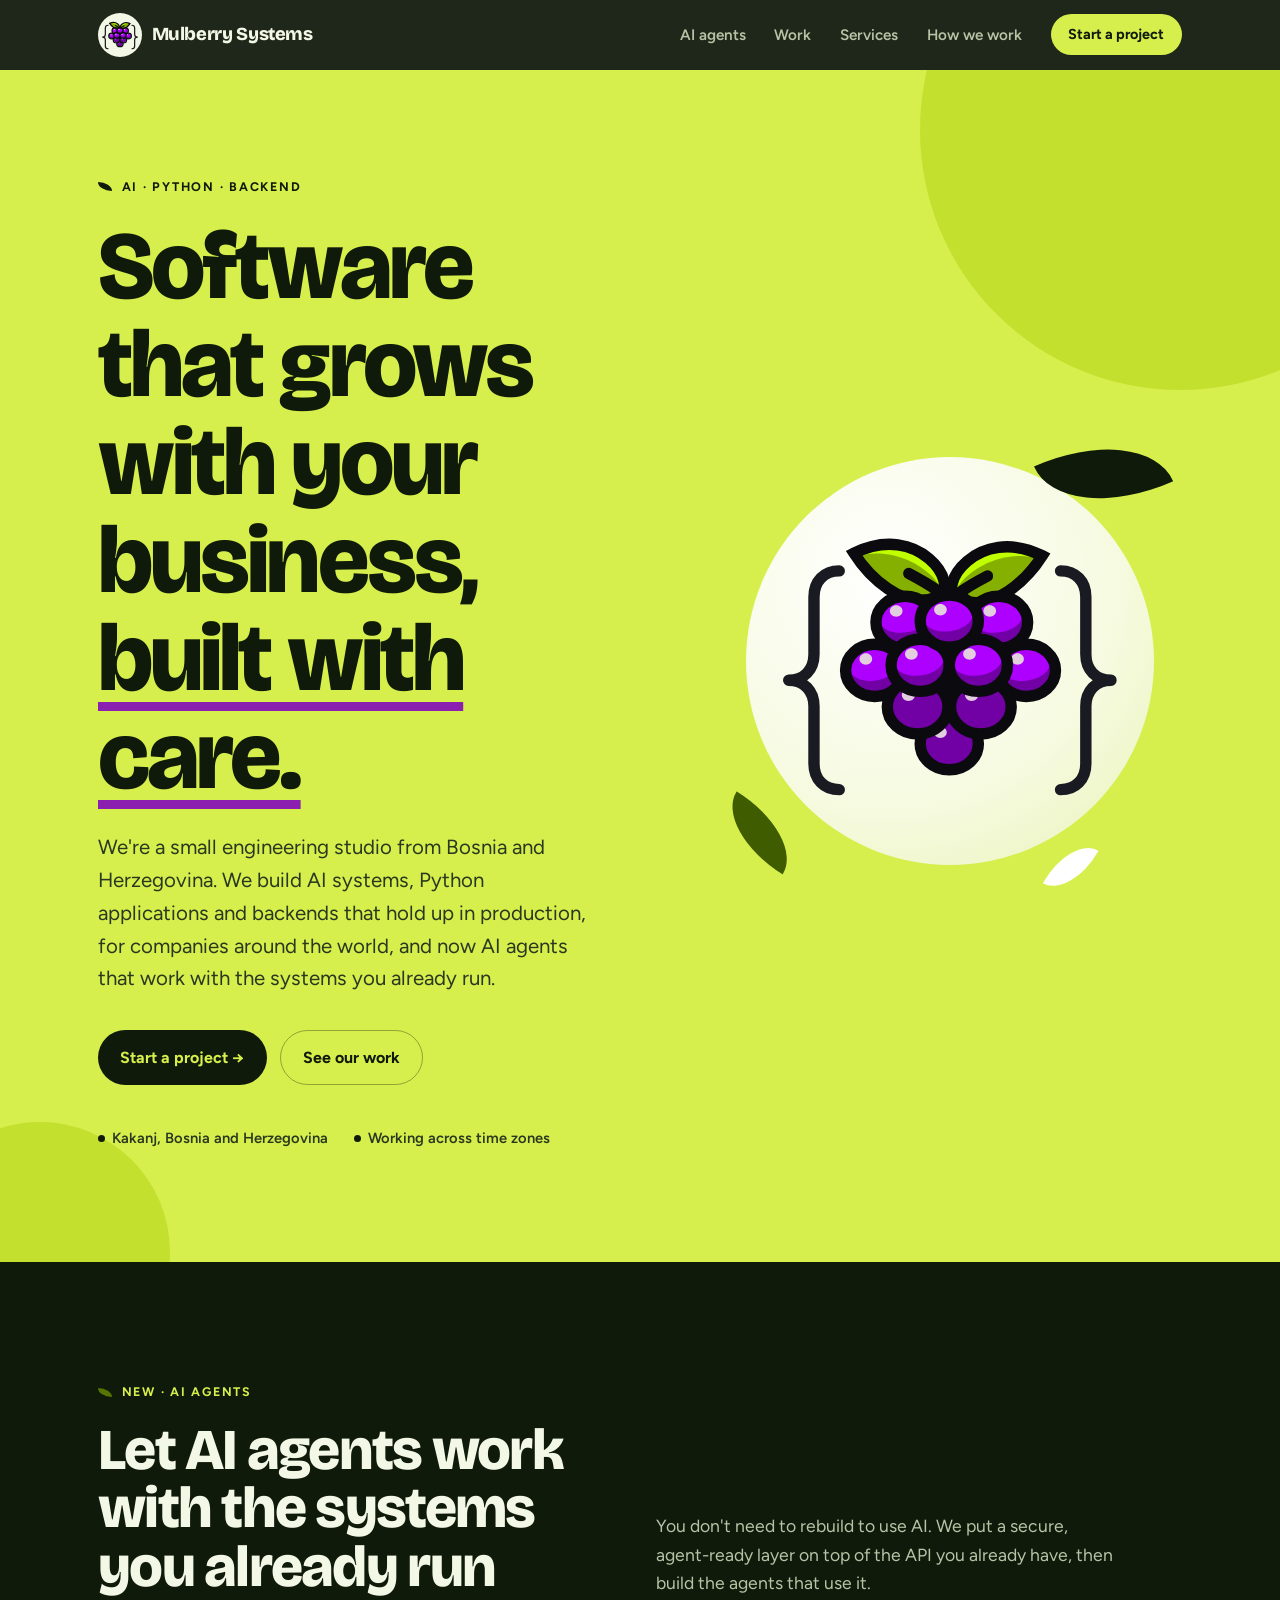
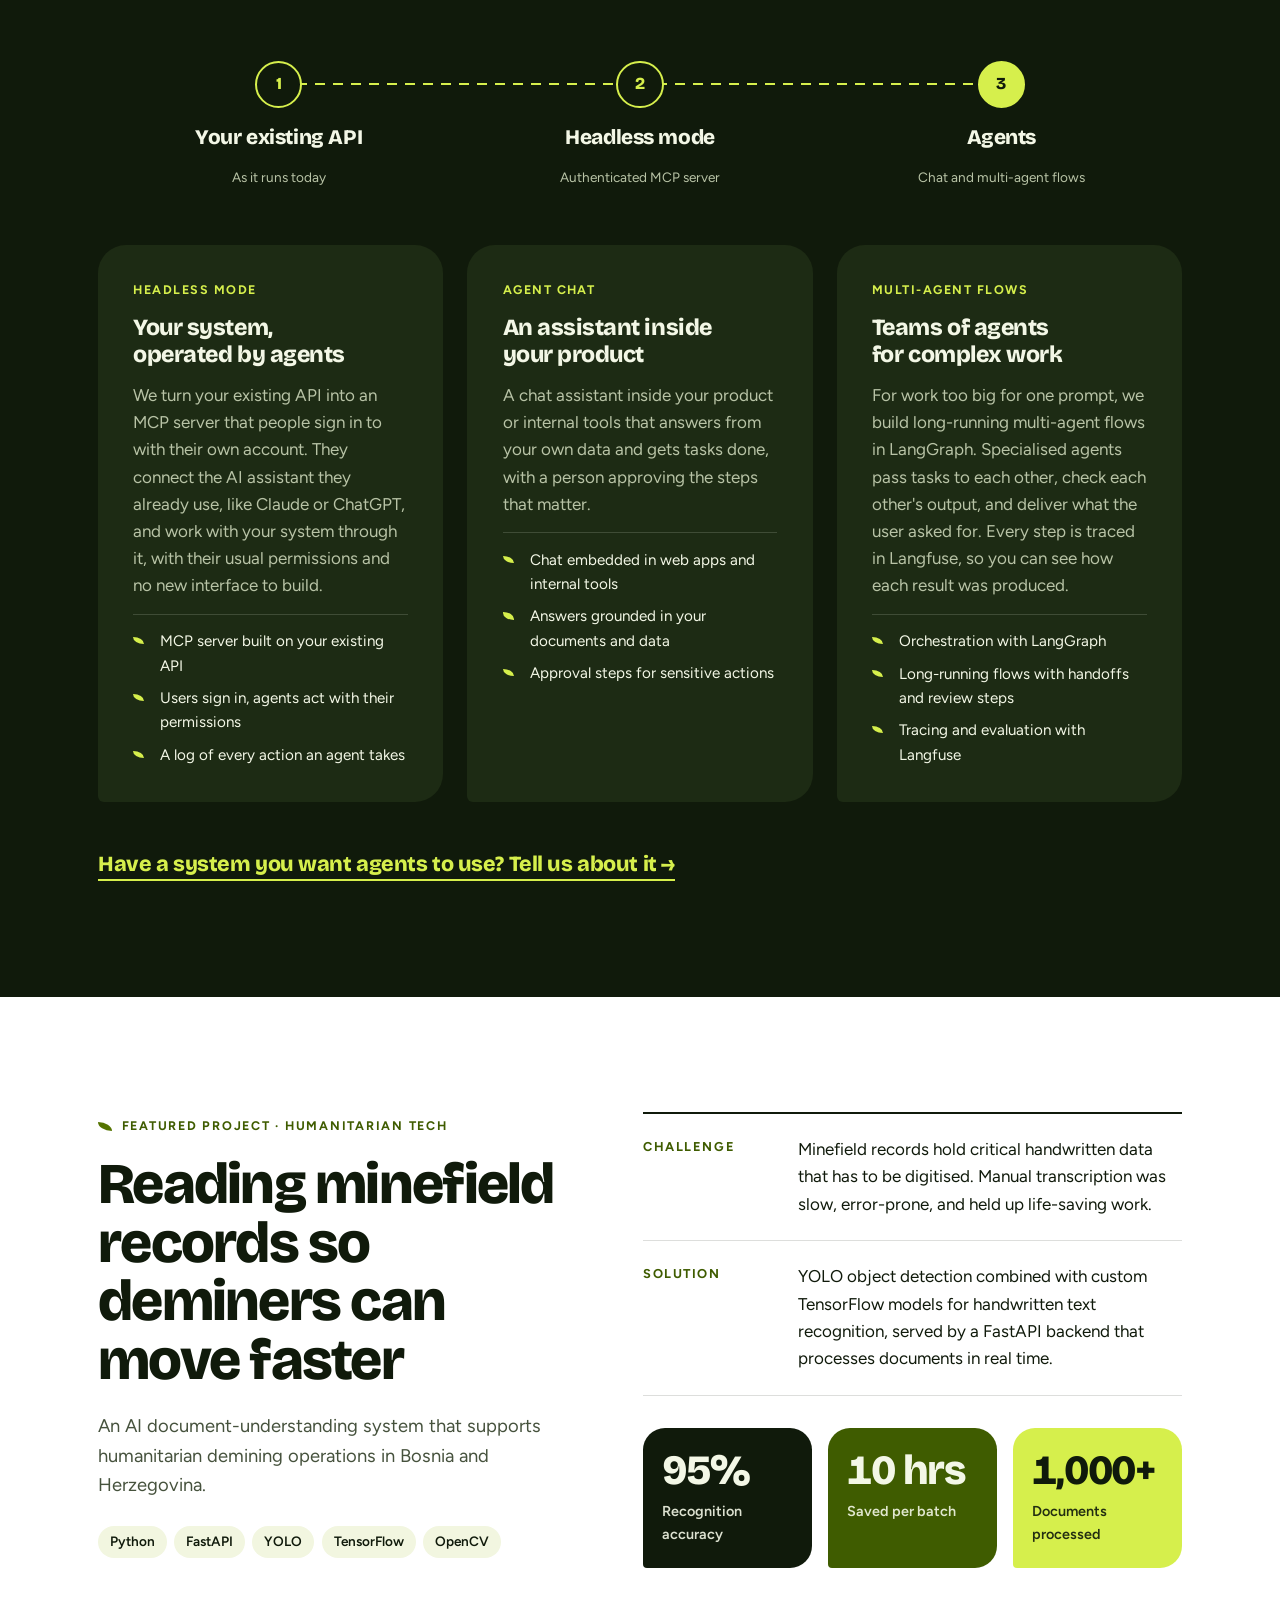
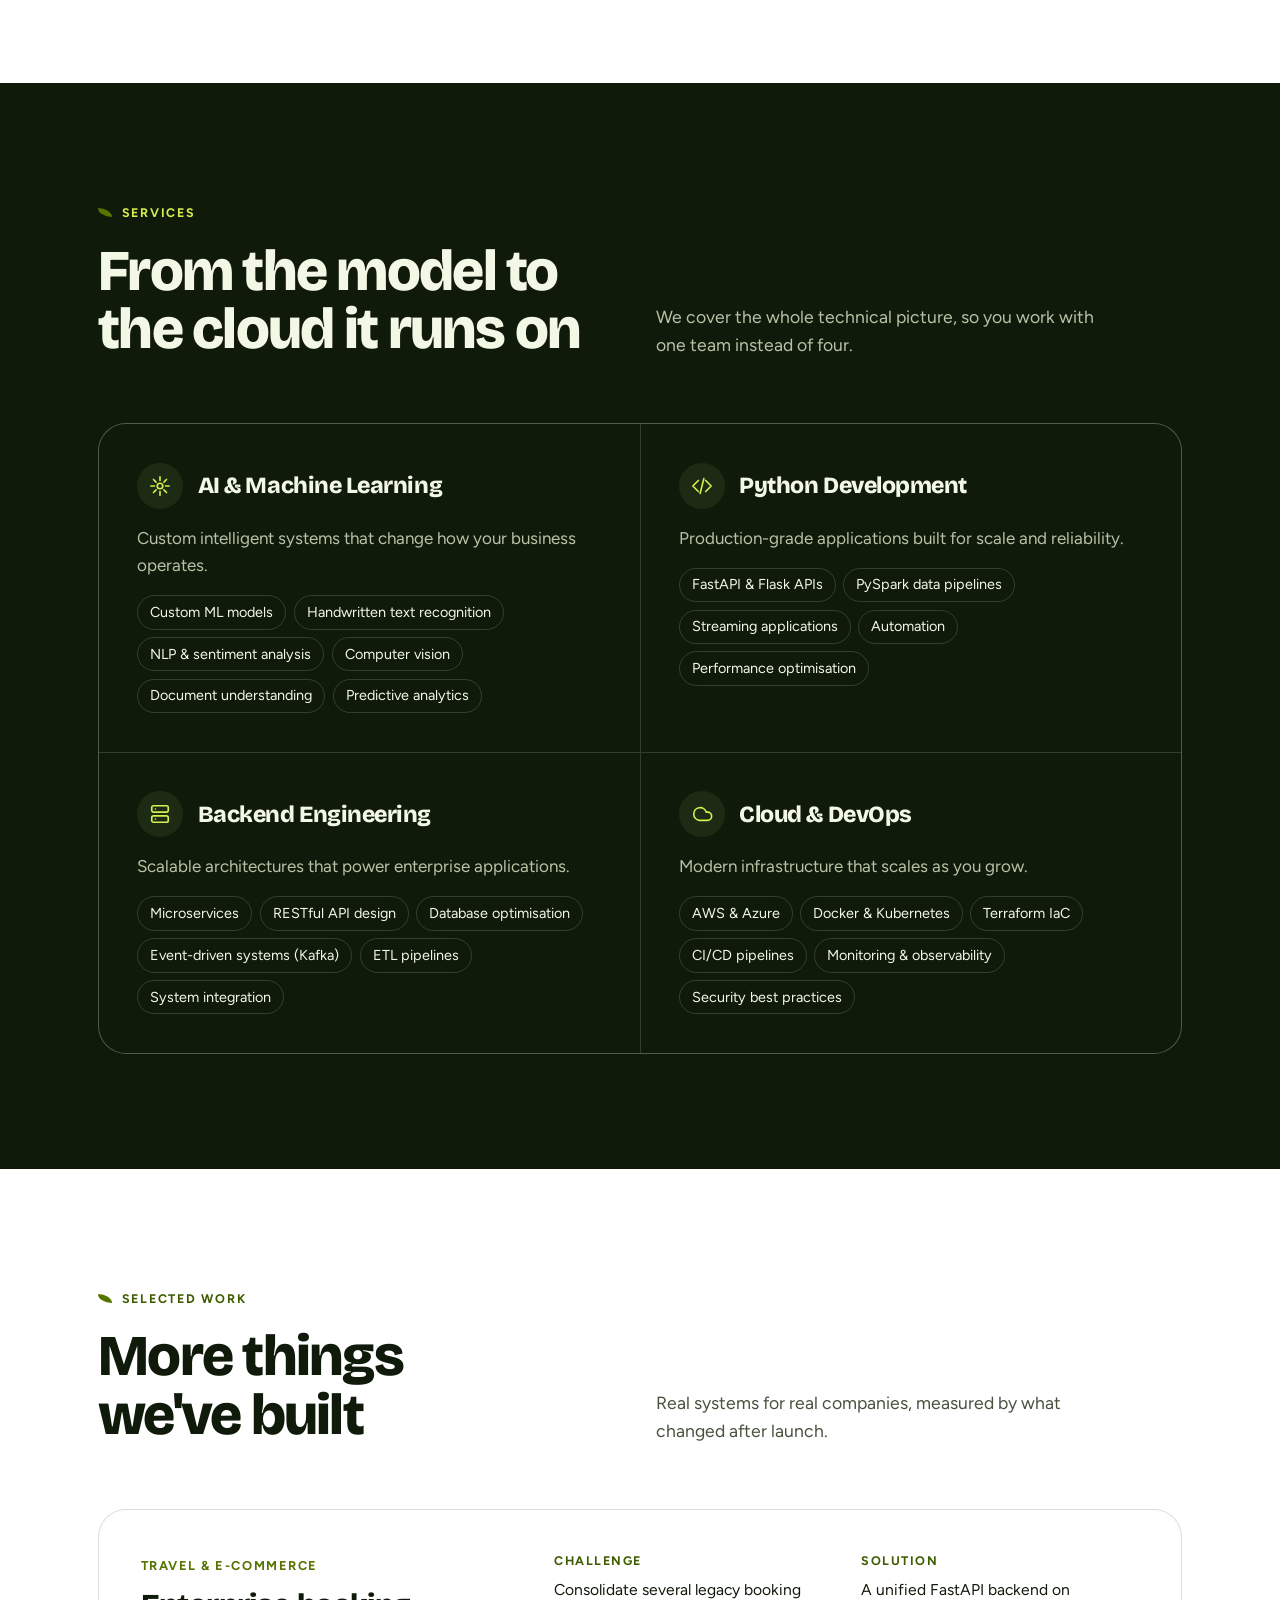
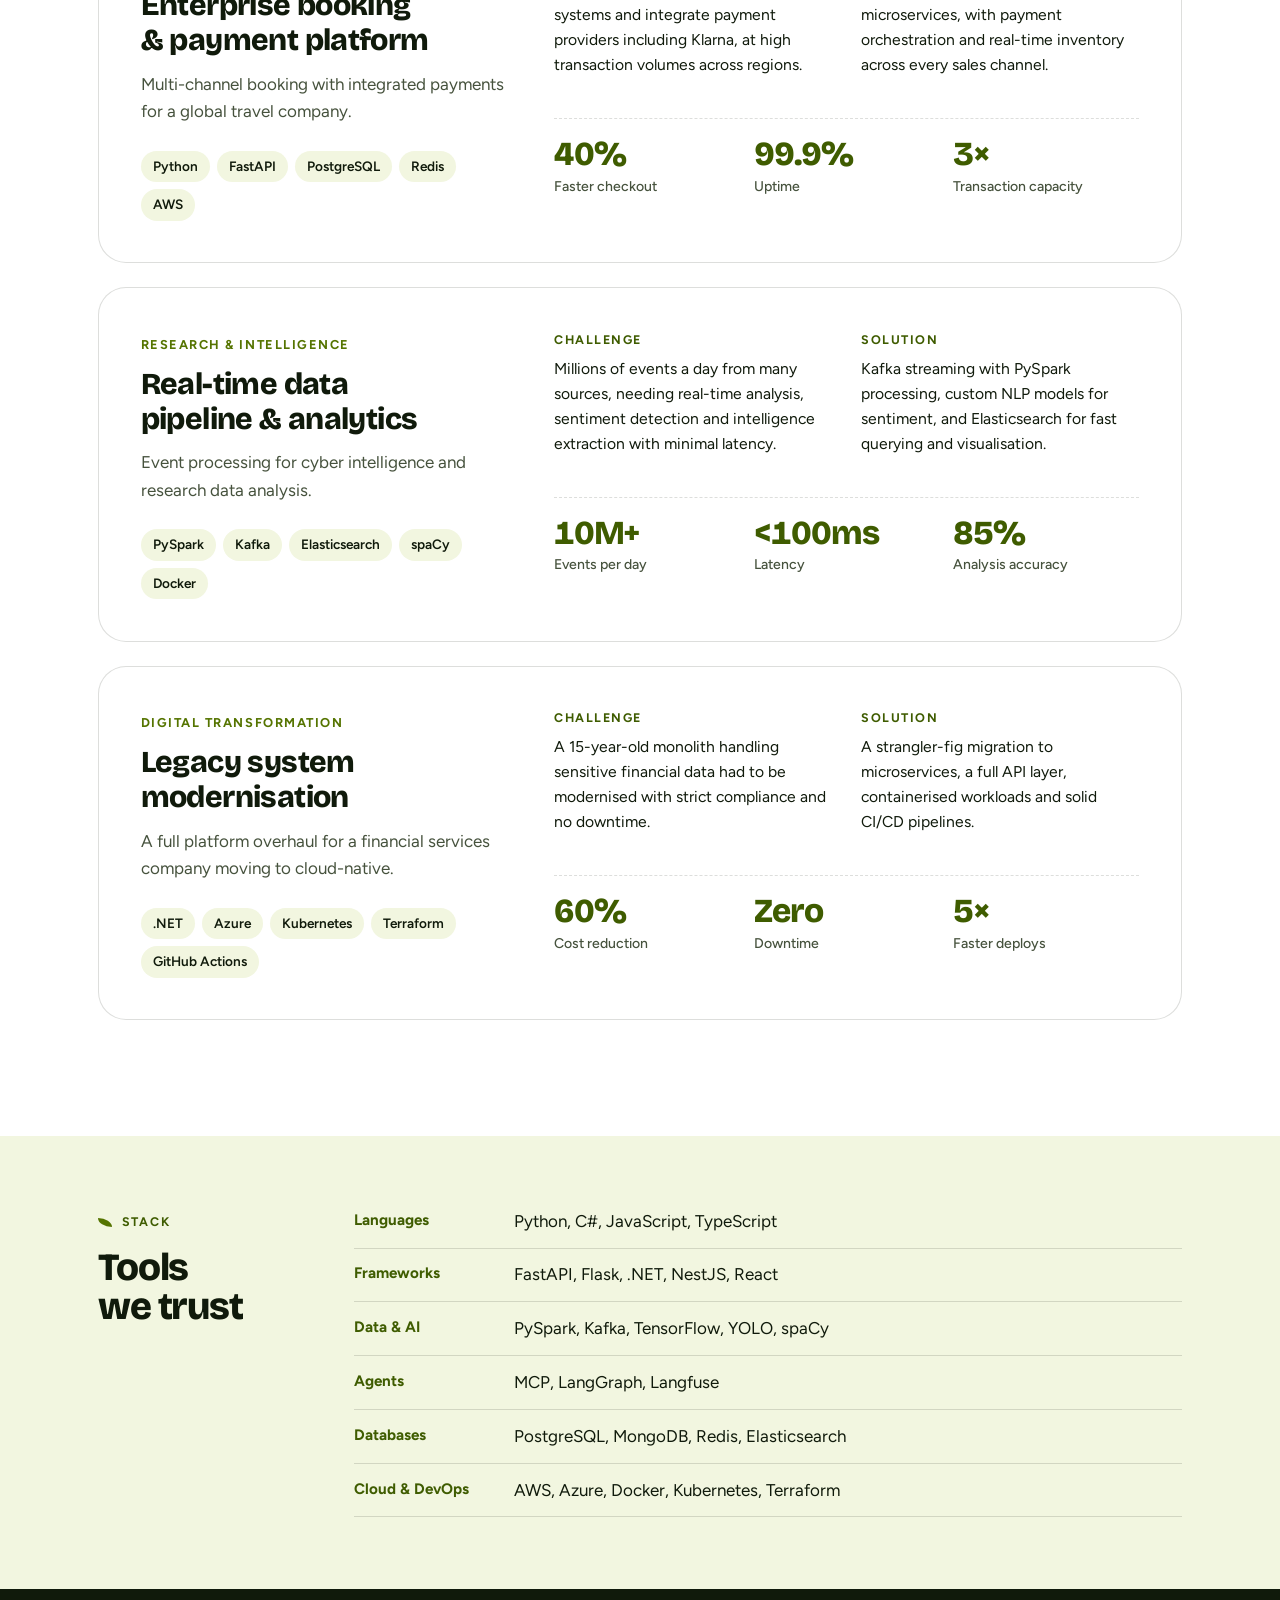
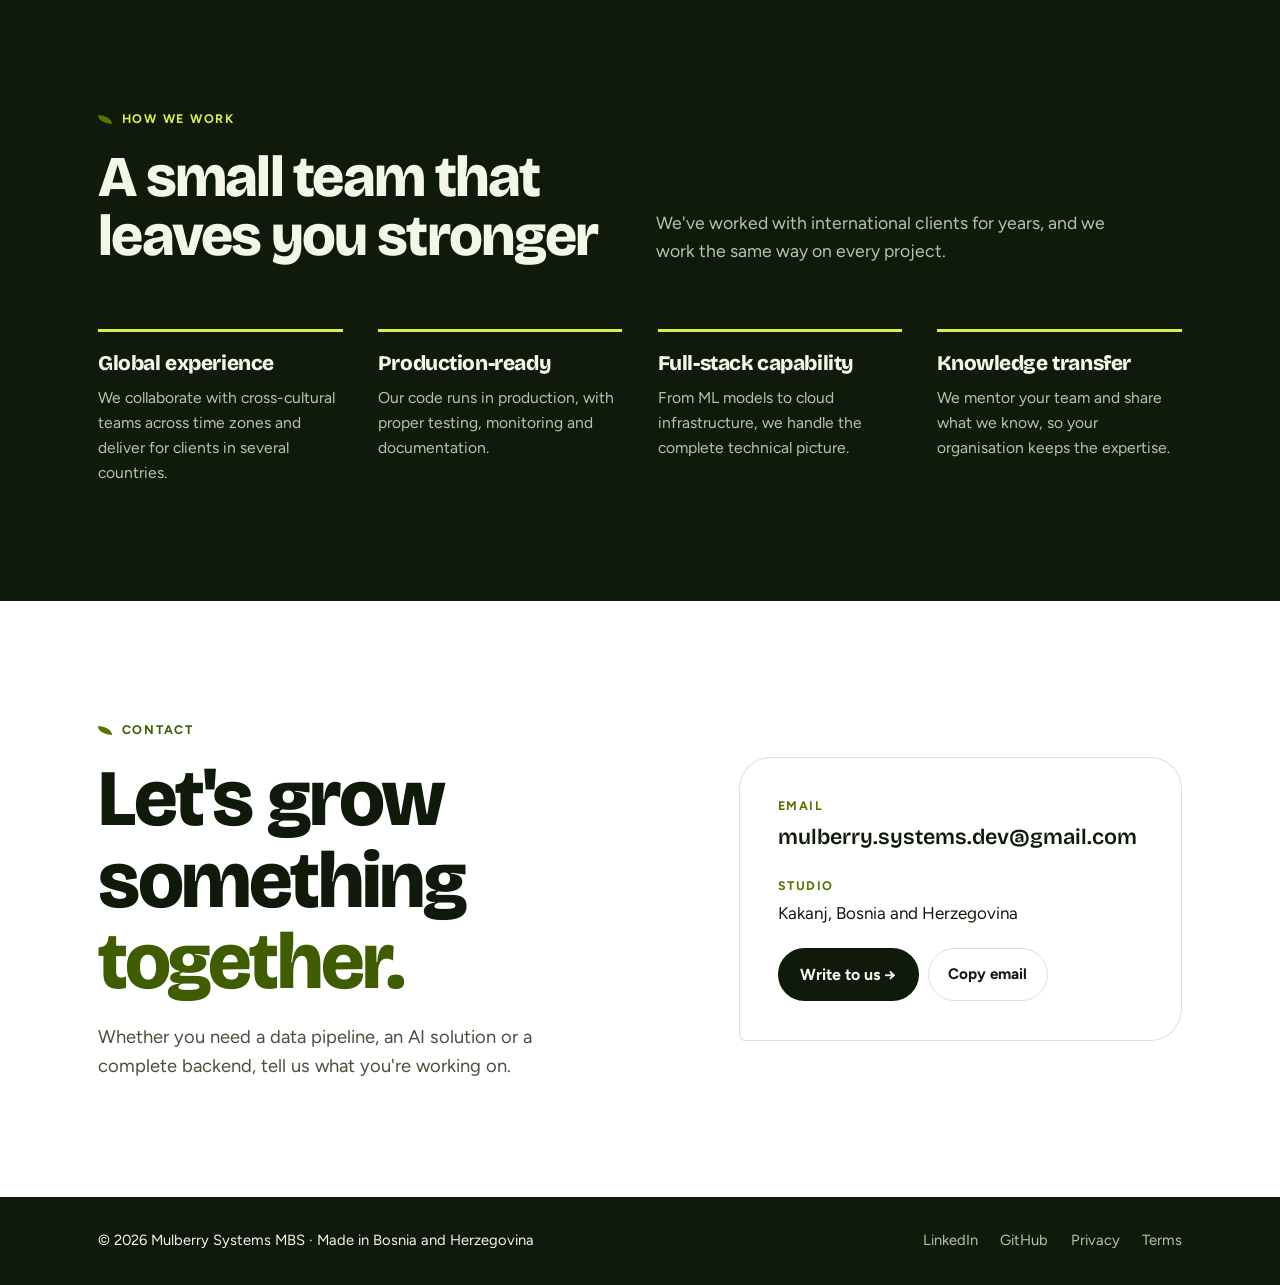
<file: design-options/option-8-chartreuse.html>
<!doctype html>
<html lang="en">
<head>
<meta charset="utf-8">
<meta name="viewport" content="width=device-width, initial-scale=1">
<title>Mulberry Systems — Chartreuse</title>
<link rel="preconnect" href="https://fonts.googleapis.com">
<link rel="preconnect" href="https://fonts.gstatic.com" crossorigin>
<link href="https://fonts.googleapis.com/css2?family=Bricolage+Grotesque:opsz,wght@12..96,400;12..96,600;12..96,800&family=Figtree:wght@400;500;600;700&display=swap" rel="stylesheet">
<style>
/* Layout: full-bleed chartreuse hero, then crisp white and near-black green bands; left-aligned editorial columns.
   Palette is purple's complement. Purple lives only in the logo and one berry underline in the hero. */
:root {
  --mulberry: #101a0b;      /* near-black green: dark bands, headings on light */
  --mulberry-2: #1d2b14;    /* raised surface on dark */
  --plum: #3f5c00;          /* deep olive: labels and figures on white/chartreuse (7.4:1 on white) */
  --focus: #101a0b;         /* focus ring on light grounds */
  --leaf: #557400;          /* small labels on white (5.4:1) */
  --lime: #d6ef4c;          /* chartreuse: hero ground, accent on dark */
  --lime-deep: #c4e02f;     /* hero shapes */
  --berry: #8a1fb0;         /* the single berry detail */
  --ground: #ffffff;
  --ground-2: #f2f6e0;
  --ink: #101a0b;
  --ink-soft: #46523d;
  --on-dark: #f3f7e6;
  --on-dark-soft: #b8c3a6;
  --line-light: rgba(16, 26, 11, 0.14);
  --line-dark: rgba(243, 247, 230, 0.16);
  --display: 'Bricolage Grotesque', 'Avenir Next', 'Segoe UI', sans-serif;
  --body: 'Figtree', 'Helvetica Neue', Arial, sans-serif;
  --wrap: 1180px;
  --gutter: clamp(16px, 4vw, 48px);
}
* { box-sizing: border-box; margin: 0; padding: 0; }
html { scroll-behavior: smooth; }
body {
  font-family: var(--body);
  font-size: 1.0625rem;
  line-height: 1.6;
  background: var(--ground);
  color: var(--ink);
  -webkit-font-smoothing: antialiased;
}
a { color: inherit; }
:focus-visible { outline: 3px solid var(--focus); outline-offset: 3px; border-radius: 4px; }
.dark :focus-visible { outline-color: var(--lime); }
.wrap { max-width: var(--wrap); margin: 0 auto; padding-inline: var(--gutter); }
h1, h2, h3 { font-family: var(--display); font-weight: 800; letter-spacing: -0.03em; line-height: 1.02; text-wrap: balance; }
h2 { font-size: clamp(2.2rem, 5vw, 3.6rem); }
h3 { font-size: 1.45rem; letter-spacing: -0.02em; line-height: 1.15; }
.eyebrow {
  font-family: var(--body); font-weight: 700; font-size: 0.78rem;
  letter-spacing: 0.14em; text-transform: uppercase; color: var(--plum);
  display: inline-flex; align-items: center; gap: 0.6rem;
}
.eyebrow::before { content: ""; width: 14px; height: 9px; background: var(--leaf); border-radius: 0 100% 0 100%; }
.dark .eyebrow { color: var(--lime); }
.dark { background: var(--mulberry); color: var(--on-dark); }
.dark p { color: var(--on-dark-soft); }
section { padding-block: clamp(4rem, 9vw, 7.5rem); }

/* Nav */
nav {
  position: sticky; top: env(safe-area-inset-top, 0px); z-index: 10;
  background: rgba(16, 26, 11, 0.94); backdrop-filter: blur(10px);
  color: var(--on-dark);
}
nav .wrap { display: flex; align-items: center; justify-content: space-between; gap: 1rem; padding-block: 0.8rem; }
.brand { display: flex; align-items: center; gap: 0.6rem; text-decoration: none; font-family: var(--display); font-weight: 800; font-size: 1.15rem; letter-spacing: -0.02em; }
.brand svg { width: 42px; height: 34px; }
.brand-mark { background: var(--on-dark); border-radius: 50%; padding: 4px; width: 44px; height: 44px; display: grid; place-items: center; }
.brand-mark svg { width: 36px; height: 30px; }
nav ul { list-style: none; display: flex; gap: 1.8rem; align-items: center; }
nav ul a { text-decoration: none; font-weight: 600; font-size: 0.95rem; color: var(--on-dark-soft); }
nav ul a:hover { color: var(--on-dark); }
.btn {
  display: inline-flex; align-items: center; gap: 0.5rem;
  font-family: var(--body); font-weight: 700; font-size: 1rem; text-decoration: none;
  padding: 0.85rem 1.4rem; border-radius: 999px; transition: transform .2s ease, background .2s ease;
}
.btn:hover { transform: translateY(-2px); }
.btn-lime { background: var(--lime); color: var(--mulberry); }
.btn-lime:hover { background: #e4f784; }
.btn-ghost { border: 1.5px solid var(--line-dark); color: var(--on-dark); }
.btn-ghost:hover { border-color: var(--lime); }
.btn-plum { background: var(--mulberry); color: var(--on-dark); }
.btn-plum:hover { background: var(--plum); }
nav .btn { padding: 0.55rem 1.1rem; font-size: 0.9rem; }
@media (max-width: 760px) { nav ul li:not(:last-child) { display: none; } }

/* Hero */
.hero { position: relative; overflow: hidden; padding-block: clamp(3.5rem, 8vw, 6.5rem) clamp(4rem, 9vw, 7rem); }
.hero .wrap { display: grid; grid-template-columns: 1.2fr 1fr; gap: clamp(2rem, 5vw, 4rem); align-items: center; position: relative; z-index: 1; }
.hero { background: var(--lime); color: var(--ink); }
.hero .eyebrow { color: var(--ink); }
.hero .eyebrow::before { background: var(--ink); }
.hero h1 { font-size: clamp(2.9rem, 7.5vw, 6.2rem); color: var(--ink); }
.hero h1 em { font-style: normal; color: var(--ink); text-decoration: underline; text-decoration-color: var(--berry); text-decoration-thickness: 0.09em; text-underline-offset: 0.12em; }
.hero .lede { font-size: clamp(1.1rem, 1.6vw, 1.3rem); max-width: 38ch; margin-top: 1.6rem; color: #2a3820; }
.hero .btn-lime { background: var(--ink); color: var(--lime); }
.hero .btn-lime:hover { background: var(--mulberry-2); }
.hero .btn-ghost { border-color: rgba(16, 26, 11, 0.35); color: var(--ink); }
.hero .btn-ghost:hover { border-color: var(--ink); }
.hero-ctas { display: flex; flex-wrap: wrap; gap: 0.8rem; margin-top: 2.2rem; }
.hero-meta { margin-top: 2.6rem; display: flex; flex-wrap: wrap; gap: 0.5rem 1.6rem; font-size: 0.92rem; font-weight: 600; color: #2a3820; }
.hero-meta span { display: inline-flex; align-items: center; gap: 0.45rem; }
.hero-meta span::before { content: ""; width: 7px; height: 7px; border-radius: 50%; background: var(--ink); }
.hero-art { position: relative; aspect-ratio: 1; max-width: 100%; }
.hero-art .disc { position: absolute; inset: 6%; border-radius: 50%; background: radial-gradient(circle at 35% 30%, #ffffff 0%, #f6fadf 60%, #e8f2b4 100%); }
.hero-art svg.logo { position: absolute; inset: 18% 14%; width: 72%; height: 64%; animation: sway 7s ease-in-out infinite; transform-origin: 50% 25%; }
.leaf { position: absolute; border-radius: 0 100% 0 100%; }
.leaf.l1 { width: 26%; height: 15%; background: var(--ink); top: 2%; right: 4%; transform: rotate(-24deg); }
.leaf.l2 { width: 18%; height: 10%; background: var(--plum); bottom: 8%; left: 0; transform: rotate(32deg); }
.leaf.l3 { width: 12%; height: 7%; background: #ffffff; bottom: 2%; right: 18%; transform: rotate(-60deg); }
.berry-bg { position: absolute; border-radius: 50%; background: var(--lime-deep); }
.berry-bg.b1 { width: 520px; height: 520px; right: -160px; top: -200px; }
.berry-bg.b2 { width: 260px; height: 260px; left: -90px; bottom: -120px; }
@keyframes sway { 0%,100% { transform: rotate(-2deg); } 50% { transform: rotate(2deg); } }
@media (max-width: 860px) {
  .hero .wrap { grid-template-columns: 1fr; }
  .hero-art { max-width: 340px; width: 100%; margin-inline: auto; order: -1; }
}

/* AI agents */
.agents-flow { list-style: none; display: grid; grid-template-columns: repeat(3, 1fr); position: relative; margin-bottom: clamp(2.5rem, 5vw, 3.5rem); counter-reset: step; }
.agents-flow::before { content: ""; position: absolute; left: 16.667%; right: 16.667%; top: 1.35rem; height: 2px; background: repeating-linear-gradient(90deg, var(--lime) 0 10px, transparent 10px 18px); }
.agents-flow li { position: relative; display: grid; justify-items: center; gap: 0.8rem; text-align: center; padding-inline: 0.4rem; counter-increment: step; }
.agents-flow li::before { content: counter(step); width: 2.7rem; height: 2.7rem; border-radius: 50%; display: grid; place-items: center; font-family: var(--display); font-weight: 800; font-size: 1.05rem; background: var(--mulberry); color: var(--lime); border: 2px solid var(--lime); position: relative; z-index: 1; }
.agents-flow li:last-child::before { background: var(--lime); color: var(--ink); }
.agents-flow b { font-family: var(--display); font-weight: 800; font-size: clamp(1.05rem, 1.8vw, 1.3rem); letter-spacing: -0.02em; color: var(--on-dark); }
.agents-flow span { font-size: 0.85rem; color: var(--on-dark-soft); }
@media (max-width: 640px) {
  .agents-flow { grid-template-columns: 1fr; gap: 1.1rem; }
  .agents-flow::before { left: 1.3rem; right: auto; top: 1.35rem; bottom: 1.35rem; width: 2px; height: auto; background: repeating-linear-gradient(180deg, var(--lime) 0 10px, transparent 10px 18px); }
  .agents-flow li { grid-template-columns: 2.7rem 1fr; justify-items: start; text-align: left; column-gap: 1rem; row-gap: 0; padding-inline: 0; }
  .agents-flow li::before { grid-row: span 2; }
  .agents-flow b { align-self: end; }
}
.agents-grid { display: grid; grid-template-columns: repeat(3, 1fr); gap: clamp(1rem, 2.5vw, 1.5rem); }
.agent { background: var(--mulberry-2); border-radius: 28px 28px 28px 6px; padding: clamp(1.5rem, 3vw, 2.2rem); display: grid; gap: 0.9rem; align-content: start; min-width: 0; }
.agent .kicker { font-size: 0.78rem; font-weight: 700; letter-spacing: 0.12em; text-transform: uppercase; color: var(--lime); }
.agent h3 { color: var(--on-dark); }
.agent ul { list-style: none; display: grid; gap: 0.5rem; padding-top: 0.9rem; border-top: 1px solid var(--line-dark); }
.agent li { display: grid; grid-template-columns: 1.1rem 1fr; gap: 0.6rem; font-size: 0.95rem; color: var(--on-dark); }
.agent li::before { content: ""; width: 0.7rem; height: 0.45rem; margin-top: 0.5rem; background: var(--lime); border-radius: 0 100% 0 100%; }
.agents-cta { margin-top: clamp(2rem, 4vw, 2.8rem); }
.agents-cta a { font-family: var(--display); font-weight: 800; font-size: clamp(1.1rem, 2vw, 1.35rem); letter-spacing: -0.02em; color: var(--lime); text-decoration: none; border-bottom: 2px solid currentColor; padding-bottom: 2px; }
.agents-cta a:hover { color: var(--on-dark); }
@media (max-width: 900px) { .agents-grid { grid-template-columns: 1fr; } }

/* Featured case */
.featured .wrap { display: grid; grid-template-columns: 1fr 1.15fr; gap: clamp(2rem, 6vw, 5rem); align-items: start; }
.featured h2 { margin-top: 1rem; color: var(--mulberry); }
.featured .intro { margin-top: 1.4rem; font-size: 1.15rem; color: var(--ink-soft); max-width: 46ch; }
.tags { display: flex; flex-wrap: wrap; gap: 0.45rem; margin-top: 1.6rem; list-style: none; }
.tags li { font-size: 0.85rem; font-weight: 600; padding: 0.3rem 0.75rem; border-radius: 999px; background: var(--ground-2); color: var(--mulberry); }
.dark .tags li { background: var(--mulberry-2); color: var(--on-dark); }
.story { display: grid; gap: 0; border-top: 2px solid var(--mulberry); }
.story-row { display: grid; grid-template-columns: 8.5rem 1fr; gap: 1.2rem; padding-block: 1.4rem; border-bottom: 1px solid var(--line-light); }
.story-row h3 { font-family: var(--body); font-size: 0.8rem; font-weight: 700; letter-spacing: 0.12em; text-transform: uppercase; color: var(--plum); padding-top: 0.25rem; }
.story-row p { color: var(--ink); min-width: 0; }
.big-stats { display: grid; grid-template-columns: repeat(3, 1fr); gap: 1rem; margin-top: 2rem; }
.big-stat { background: var(--mulberry); color: var(--on-dark); padding: 1.4rem 1.2rem; border-radius: 22px 22px 22px 4px; }
.big-stat:nth-child(2) { background: var(--plum); }
.big-stat:nth-child(3) { background: var(--lime); color: var(--ink); }
.big-stat b { display: block; font-family: var(--display); font-size: clamp(1.9rem, 3.4vw, 2.6rem); font-weight: 800; letter-spacing: -0.03em; line-height: 1; font-variant-numeric: tabular-nums; }
.big-stat span { display: block; margin-top: 0.5rem; font-size: 0.9rem; font-weight: 600; opacity: .9; }
@media (max-width: 860px) { .featured .wrap { grid-template-columns: 1fr; } }
@media (max-width: 520px) {
  .story-row { grid-template-columns: 1fr; gap: 0.3rem; }
  .big-stats { grid-template-columns: 1fr; }
}

/* Services */
.section-head { display: grid; grid-template-columns: 1fr 1fr; gap: 2rem; align-items: end; margin-bottom: clamp(2.5rem, 5vw, 4rem); }
.section-head p { max-width: 42ch; font-size: 1.1rem; }
@media (max-width: 760px) { .section-head { grid-template-columns: 1fr; } }
.services-grid { display: grid; grid-template-columns: repeat(2, 1fr); gap: 1px; background: var(--line-dark); border: 1px solid var(--line-dark); border-radius: 28px; overflow: hidden; }
.service { background: var(--mulberry); padding: clamp(1.6rem, 3vw, 2.4rem); display: grid; gap: 1rem; align-content: start; }
.service-top { display: flex; align-items: center; gap: 0.9rem; }
.service-icon { width: 46px; height: 46px; border-radius: 50%; background: var(--mulberry-2); display: grid; place-items: center; flex: none; }
.service-icon svg { width: 22px; height: 22px; stroke: var(--lime); fill: none; stroke-width: 1.8; stroke-linecap: round; stroke-linejoin: round; }
.service h3 { color: var(--on-dark); }
.service ul { list-style: none; display: flex; flex-wrap: wrap; gap: 0.45rem; }
.service li { font-size: 0.9rem; padding: 0.3rem 0.75rem; border-radius: 999px; border: 1px solid var(--line-dark); color: var(--on-dark); }
@media (max-width: 760px) { .services-grid { grid-template-columns: 1fr; } }

/* Selected work */
.work h2 { color: var(--mulberry); }
.work .section-head p { color: var(--ink-soft); }
.projects { display: grid; gap: 1.5rem; }
.project { background: #fff; border-radius: 28px; padding: clamp(1.5rem, 3.5vw, 2.6rem); display: grid; grid-template-columns: 1fr 1.6fr; gap: clamp(1.5rem, 4vw, 3rem); border: 1px solid var(--line-light); }
.project-label { font-size: 0.8rem; font-weight: 700; letter-spacing: 0.12em; text-transform: uppercase; color: var(--leaf); }
.project h3 { margin-top: 0.6rem; font-size: clamp(1.45rem, 2.4vw, 1.9rem); color: var(--mulberry); }
.project .summary { margin-top: 0.8rem; color: var(--ink-soft); }
.project .tags li { background: var(--ground-2); }
.project-body { display: grid; grid-template-columns: 1fr 1fr; gap: 1.2rem 1.8rem; min-width: 0; }
.project-body h4 { font-size: 0.78rem; font-weight: 700; letter-spacing: 0.12em; text-transform: uppercase; color: var(--plum); margin-bottom: 0.35rem; }
.project-body p { font-size: 0.98rem; color: var(--ink); }
.results { grid-column: 1 / -1; display: grid; grid-template-columns: repeat(3, 1fr); gap: 0.8rem; padding-top: 1.2rem; border-top: 1px dashed var(--line-light); }
.results div b { display: block; font-family: var(--display); font-weight: 800; font-size: clamp(1.6rem, 2.8vw, 2.1rem); letter-spacing: -0.03em; color: var(--plum); line-height: 1; font-variant-numeric: tabular-nums; }
.results div span { font-size: 0.88rem; color: var(--ink-soft); font-weight: 500; }
@media (max-width: 900px) { .project { grid-template-columns: 1fr; } }
@media (max-width: 560px) { .project-body { grid-template-columns: 1fr; } .results { grid-template-columns: 1fr 1fr; } }

/* Stack */
.stack { background: var(--ground-2); padding-block: clamp(3rem, 6vw, 4.5rem); }
.stack .wrap { display: grid; grid-template-columns: 14rem 1fr; gap: 2rem; align-items: start; }
.stack h2 { font-size: clamp(1.8rem, 3.5vw, 2.4rem); color: var(--mulberry); }
.stack dl { display: grid; gap: 0; }
.stack-row { display: grid; grid-template-columns: 9rem 1fr; gap: 1rem; padding-block: 0.8rem; border-bottom: 1px solid var(--line-light); }
.stack-row:first-child { padding-top: 0; }
.stack dt { font-weight: 700; color: var(--plum); font-size: 0.95rem; }
.stack dd { color: var(--ink); min-width: 0; }
@media (max-width: 760px) { .stack .wrap { grid-template-columns: 1fr; } }
@media (max-width: 460px) { .stack-row { grid-template-columns: 1fr; gap: 0.2rem; } }

/* How we work */
.how-grid { display: grid; grid-template-columns: repeat(4, 1fr); gap: clamp(1.2rem, 3vw, 2.2rem); }
.how-item { border-top: 3px solid var(--lime); padding-top: 1.2rem; }
.how-item h3 { color: var(--on-dark); font-size: 1.3rem; }
.how-item p { margin-top: 0.6rem; font-size: 0.98rem; }
@media (max-width: 960px) { .how-grid { grid-template-columns: repeat(2, 1fr); } }
@media (max-width: 520px) { .how-grid { grid-template-columns: 1fr; } }

/* Contact */
.contact .wrap { display: grid; grid-template-columns: 1.3fr 1fr; gap: clamp(2rem, 5vw, 4rem); align-items: center; }
.contact h2 { font-size: clamp(2.6rem, 6.5vw, 5rem); color: var(--mulberry); }
.contact h2 em { font-style: normal; color: var(--plum); }
.contact .intro { margin-top: 1.2rem; font-size: 1.15rem; color: var(--ink-soft); max-width: 40ch; }
.contact-card { background: #fff; border-radius: 32px 32px 32px 6px; padding: clamp(1.6rem, 3vw, 2.4rem); border: 1px solid var(--line-light); display: grid; gap: 1.3rem; min-width: 0; }
.contact-card small { display: block; font-size: 0.78rem; font-weight: 700; letter-spacing: 0.12em; text-transform: uppercase; color: var(--leaf); margin-bottom: 0.25rem; }
.email { font-family: var(--display); font-weight: 600; font-size: clamp(1.05rem, 2.2vw, 1.35rem); color: var(--mulberry); overflow-wrap: anywhere; user-select: all; }
.contact-card .row { display: flex; flex-wrap: wrap; gap: 0.6rem; }
.copy-btn { font: inherit; font-weight: 700; font-size: 0.95rem; padding: 0.85rem 1.2rem; border-radius: 999px; border: 1.5px solid var(--line-light); background: transparent; color: var(--mulberry); cursor: pointer; }
.copy-btn:hover { border-color: var(--plum); }
@media (max-width: 860px) { .contact .wrap { grid-template-columns: 1fr; } }

/* Footer */
footer { padding-block: 2rem; }
footer .wrap { display: flex; flex-wrap: wrap; gap: 1rem 2rem; justify-content: space-between; align-items: center; font-size: 0.92rem; }
footer ul { list-style: none; display: flex; gap: 1.4rem; flex-wrap: wrap; }
footer a { text-decoration: none; color: var(--on-dark-soft); }
footer a:hover { color: var(--lime); }

@media (prefers-reduced-motion: reduce) {
  html { scroll-behavior: auto; }
  *, *::before, *::after { animation: none !important; transition: none !important; }
}
</style>
</head>
<body>
  <svg width="0" height="0" style="position:absolute" aria-hidden="true">
    <symbol id="mbs-logo" viewBox="0 0 264 213" fill="none" xmlns="http://www.w3.org/2000/svg">
      <path d="M56.2113 20.943C107.708 -4.52195 140.797 46.6905 122.922 55.1507C94.8834 67.7663 66.7654 37.6021 56.2113 20.943Z" fill="#c1ff00"/>
      <path d="M55.7677 24.1096C100.554 9.65158 138.074 53.5974 122.479 58.3174C97.932 65.2051 67.7769 38.3821 55.7677 24.1096Z" fill="#85b000"/>
      <path d="M56.2113 20.943C107.708 -4.52195 140.797 46.6905 122.922 55.1507C94.8834 67.7663 66.7654 37.6021 56.2113 20.943Z" stroke="#0a0a0f" stroke-width="9"/>
      <path d="M99.5 36.9807C122.24 48.9807 125.496 53.314 124.281 53.9807" stroke="#0a0a0f" stroke-width="9" stroke-linecap="round"/>
      <path d="M205.017 22.943C153.52 -2.52195 120.431 48.6905 138.306 57.1507C166.345 69.7663 194.463 39.6021 205.017 22.943Z" fill="#c1ff00"/>
      <path d="M205.461 26.1096C160.675 11.6516 123.155 55.5974 138.75 60.3174C163.296 67.2051 193.452 40.3821 205.461 26.1096Z" fill="#85b000"/>
      <path d="M205.017 22.943C153.52 -2.52195 120.431 48.6905 138.306 57.1507C166.345 69.7663 194.463 39.6021 205.017 22.943Z" stroke="#0a0a0f" stroke-width="9"/>
      <path d="M161.728 38.9807C138.988 50.9807 135.733 55.314 136.947 55.9807" stroke="#0a0a0f" stroke-width="9" stroke-linecap="round"/>
      <rect x="120.5" y="118.981" width="23" height="18" fill="#0a0a0f"/>
      <path d="M72.5 131.57C83.5457 131.57 92.5 123.534 92.5 113.622C92.5 103.709 83.5457 95.673 72.5 95.673C61.4543 95.673 52.5 103.709 52.5 113.622C52.5 123.534 61.4543 131.57 72.5 131.57Z" fill="#7100a5"/>
      <path d="M74.0628 121.576C84.9407 119.855 92.6706 112.919 91.3279 106.086C89.9853 99.2524 80.0786 95.1081 69.2007 96.8294C58.3228 98.5508 50.593 105.486 51.9356 112.319C53.2783 119.153 63.1849 123.297 74.0628 121.576Z" fill="#ae00ff"/>
      <path d="M65.5 109.135C68.2614 109.135 70.5 107.126 70.5 104.647C70.5 102.169 68.2614 100.16 65.5 100.16C62.7386 100.16 60.5 102.169 60.5 104.647C60.5 107.126 62.7386 109.135 65.5 109.135Z" fill="#E3CEE0"/>
      <path d="M72.5 134.263C85.2025 134.263 95.5 125.021 95.5 113.622C95.5 102.222 85.2025 92.9807 72.5 92.9807C59.7975 92.9807 49.5 102.222 49.5 113.622C49.5 125.021 59.7975 134.263 72.5 134.263Z" stroke="#0a0a0f" stroke-width="9"/>
      <path d="M192.5 131.57C203.546 131.57 212.5 123.534 212.5 113.622C212.5 103.709 203.546 95.673 192.5 95.673C181.454 95.673 172.5 103.709 172.5 113.622C172.5 123.534 181.454 131.57 192.5 131.57Z" fill="#7100a5"/>
      <path d="M194.063 121.576C204.941 119.855 212.671 112.919 211.328 106.086C209.985 99.2524 200.079 95.1081 189.201 96.8294C178.323 98.5508 170.593 105.486 171.936 112.319C173.278 119.153 183.185 123.297 194.063 121.576Z" fill="#ae00ff"/>
      <path d="M185.5 109.135C188.261 109.135 190.5 107.126 190.5 104.647C190.5 102.169 188.261 100.16 185.5 100.16C182.739 100.16 180.5 102.169 180.5 104.647C180.5 107.126 182.739 109.135 185.5 109.135Z" fill="#E3CEE0"/>
      <path d="M192.5 134.263C205.203 134.263 215.5 125.021 215.5 113.622C215.5 102.222 205.203 92.9807 192.5 92.9807C179.797 92.9807 169.5 102.222 169.5 113.622C169.5 125.021 179.797 134.263 192.5 134.263Z" stroke="#0a0a0f" stroke-width="9"/>
      <path d="M170.5 93.5704C181.546 93.5704 190.5 85.5345 190.5 75.6217C190.5 65.7089 181.546 57.673 170.5 57.673C159.454 57.673 150.5 65.7089 150.5 75.6217C150.5 85.5345 159.454 93.5704 170.5 93.5704Z" fill="#7100a5"/>
      <path d="M172.063 83.5759C182.941 81.8545 190.671 74.9194 189.328 68.0859C187.985 61.2524 178.079 57.1081 167.201 58.8294C156.323 60.5508 148.593 67.4859 149.936 74.3194C151.278 81.153 161.185 85.2972 172.063 83.5759Z" fill="#ae00ff"/>
      <path d="M163.5 71.1345C166.261 71.1345 168.5 69.1255 168.5 66.6473C168.5 64.1691 166.261 62.1602 163.5 62.1602C160.739 62.1602 158.5 64.1691 158.5 66.6473C158.5 69.1255 160.739 71.1345 163.5 71.1345Z" fill="#E3CEE0"/>
      <path d="M170.5 96.2627C183.203 96.2627 193.5 87.0214 193.5 75.6217C193.5 64.222 183.203 54.9807 170.5 54.9807C157.797 54.9807 147.5 64.222 147.5 75.6217C147.5 87.0214 157.797 96.2627 170.5 96.2627Z" stroke="#0a0a0f" stroke-width="9"/>
      <path d="M96.5 93.5704C107.546 93.5704 116.5 85.5345 116.5 75.6217C116.5 65.7089 107.546 57.673 96.5 57.673C85.4543 57.673 76.5 65.7089 76.5 75.6217C76.5 85.5345 85.4543 93.5704 96.5 93.5704Z" fill="#7100a5"/>
      <path d="M98.0628 83.5759C108.941 81.8545 116.671 74.9194 115.328 68.0859C113.985 61.2524 104.079 57.1081 93.2007 58.8294C82.3228 60.5508 74.593 67.4859 75.9356 74.3194C77.2783 81.153 87.1849 85.2972 98.0628 83.5759Z" fill="#ae00ff"/>
      <path d="M89.5 71.1345C92.2614 71.1345 94.5 69.1255 94.5 66.6473C94.5 64.1691 92.2614 62.1602 89.5 62.1602C86.7386 62.1602 84.5 64.1691 84.5 66.6473C84.5 69.1255 86.7386 71.1345 89.5 71.1345Z" fill="#E3CEE0"/>
      <path d="M96.5 96.2627C109.203 96.2627 119.5 87.0214 119.5 75.6217C119.5 64.222 109.203 54.9807 96.5 54.9807C83.7975 54.9807 73.5 64.222 73.5 75.6217C73.5 87.0214 83.7975 96.2627 96.5 96.2627Z" stroke="#0a0a0f" stroke-width="9"/>
      <path d="M219.5 34.9807C231.5 34.9807 239.5 43.2187 239.5 55.5759V100.885C239.5 113.243 247.5 121.481 259.5 121.481C247.5 121.481 239.5 129.719 239.5 142.076V187.385C239.5 199.743 231.5 207.981 219.5 207.981" stroke="#1a1a22" stroke-width="9" stroke-linecap="round" stroke-linejoin="round"/>
      <path d="M44.5 34.9807C32.5 34.9807 24.5 43.2187 24.5 55.5759V100.885C24.5 113.243 16.5 121.481 4.5 121.481C16.5 121.481 24.5 129.719 24.5 142.076V187.385C24.5 199.743 32.5 207.981 44.5 207.981" stroke="#1a1a22" stroke-width="9" stroke-linecap="round" stroke-linejoin="round"/>
      <path d="M131.5 189.57C142.546 189.57 151.5 181.534 151.5 171.622C151.5 161.709 142.546 153.673 131.5 153.673C120.454 153.673 111.5 161.709 111.5 171.622C111.5 181.534 120.454 189.57 131.5 189.57Z" fill="#7100a5"/>
      <path d="M124.5 167.135C127.261 167.135 129.5 165.126 129.5 162.647C129.5 160.169 127.261 158.16 124.5 158.16C121.739 158.16 119.5 160.169 119.5 162.647C119.5 165.126 121.739 167.135 124.5 167.135Z" fill="#E3CEE0"/>
      <path d="M131.5 192.263C144.203 192.263 154.5 183.021 154.5 171.622C154.5 160.222 144.203 150.981 131.5 150.981C118.797 150.981 108.5 160.222 108.5 171.622C108.5 183.021 118.797 192.263 131.5 192.263Z" stroke="#0a0a0f" stroke-width="9"/>
      <path d="M106.5 161.176C118.026 161.176 127.37 152.806 127.37 142.481C127.37 132.155 118.026 123.785 106.5 123.785C94.9741 123.785 85.6304 132.155 85.6304 142.481C85.6304 152.806 94.9741 161.176 106.5 161.176Z" fill="#7100a5"/>
      <path d="M99.1957 137.807C102.077 137.807 104.413 135.714 104.413 133.133C104.413 130.552 102.077 128.459 99.1957 128.459C96.3142 128.459 93.9783 130.552 93.9783 133.133C93.9783 135.714 96.3142 137.807 99.1957 137.807Z" fill="#E3CEE0"/>
      <path d="M106.5 163.981C119.755 163.981 130.5 154.355 130.5 142.481C130.5 130.607 119.755 120.981 106.5 120.981C93.2452 120.981 82.5 130.607 82.5 142.481C82.5 154.355 93.2452 163.981 106.5 163.981Z" stroke="#0a0a0f" stroke-width="9"/>
      <path d="M156.5 161.176C168.026 161.176 177.37 152.806 177.37 142.481C177.37 132.155 168.026 123.785 156.5 123.785C144.974 123.785 135.63 132.155 135.63 142.481C135.63 152.806 144.974 161.176 156.5 161.176Z" fill="#7100a5"/>
      <path d="M149.196 137.807C152.077 137.807 154.413 135.714 154.413 133.133C154.413 130.552 152.077 128.459 149.196 128.459C146.314 128.459 143.978 130.552 143.978 133.133C143.978 135.714 146.314 137.807 149.196 137.807Z" fill="#E3CEE0"/>
      <path d="M156.5 163.981C169.755 163.981 180.5 154.355 180.5 142.481C180.5 130.607 169.755 120.981 156.5 120.981C143.245 120.981 132.5 130.607 132.5 142.481C132.5 154.355 143.245 163.981 156.5 163.981Z" stroke="#0a0a0f" stroke-width="9"/>
      <path d="M108.5 127.57C119.546 127.57 128.5 119.534 128.5 109.622C128.5 99.7089 119.546 91.673 108.5 91.673C97.4543 91.673 88.5 99.7089 88.5 109.622C88.5 119.534 97.4543 127.57 108.5 127.57Z" fill="#7100a5"/>
      <path d="M110.063 117.576C120.941 115.855 128.671 108.919 127.328 102.086C125.985 95.2524 116.079 91.1081 105.201 92.8294C94.3228 94.5508 86.593 101.486 87.9356 108.319C89.2783 115.153 99.1849 119.297 110.063 117.576Z" fill="#ae00ff"/>
      <path d="M101.5 105.135C104.261 105.135 106.5 103.126 106.5 100.647C106.5 98.1691 104.261 96.1602 101.5 96.1602C98.7386 96.1602 96.5 98.1691 96.5 100.647C96.5 103.126 98.7386 105.135 101.5 105.135Z" fill="#E3CEE0"/>
      <path d="M108.5 130.263C121.203 130.263 131.5 121.021 131.5 109.622C131.5 98.222 121.203 88.9807 108.5 88.9807C95.7975 88.9807 85.5 98.222 85.5 109.622C85.5 121.021 95.7975 130.263 108.5 130.263Z" stroke="#0a0a0f" stroke-width="9"/>
      <path d="M154.5 127.57C165.546 127.57 174.5 119.534 174.5 109.622C174.5 99.7089 165.546 91.673 154.5 91.673C143.454 91.673 134.5 99.7089 134.5 109.622C134.5 119.534 143.454 127.57 154.5 127.57Z" fill="#7100a5"/>
      <path d="M156.063 117.576C166.941 115.855 174.671 108.919 173.328 102.086C171.985 95.2524 162.079 91.1081 151.201 92.8294C140.323 94.5508 132.593 101.486 133.936 108.319C135.278 115.153 145.185 119.297 156.063 117.576Z" fill="#ae00ff"/>
      <path d="M147.5 105.135C150.261 105.135 152.5 103.126 152.5 100.647C152.5 98.1691 150.261 96.1602 147.5 96.1602C144.739 96.1602 142.5 98.1691 142.5 100.647C142.5 103.126 144.739 105.135 147.5 105.135Z" fill="#E3CEE0"/>
      <path d="M154.5 130.263C167.203 130.263 177.5 121.021 177.5 109.622C177.5 98.222 167.203 88.9807 154.5 88.9807C141.797 88.9807 131.5 98.222 131.5 109.622C131.5 121.021 141.797 130.263 154.5 130.263Z" stroke="#0a0a0f" stroke-width="9"/>
      <path d="M131.5 92.5704C142.546 92.5704 151.5 84.5345 151.5 74.6217C151.5 64.7089 142.546 56.673 131.5 56.673C120.454 56.673 111.5 64.7089 111.5 74.6217C111.5 84.5345 120.454 92.5704 131.5 92.5704Z" fill="#7100a5"/>
      <path d="M133.063 82.5759C143.941 80.8545 151.671 73.9194 150.328 67.0859C148.985 60.2524 139.079 56.1081 128.201 57.8294C117.323 59.5508 109.593 66.4859 110.936 73.3194C112.278 80.153 122.185 84.2972 133.063 82.5759Z" fill="#ae00ff"/>
      <path d="M124.5 70.1345C127.261 70.1345 129.5 68.1255 129.5 65.6473C129.5 63.1691 127.261 61.1602 124.5 61.1602C121.739 61.1602 119.5 63.1691 119.5 65.6473C119.5 68.1255 121.739 70.1345 124.5 70.1345Z" fill="#E3CEE0"/>
      <path d="M131.5 95.2627C144.203 95.2627 154.5 86.0214 154.5 74.6217C154.5 63.222 144.203 53.9807 131.5 53.9807C118.797 53.9807 108.5 63.222 108.5 74.6217C108.5 86.0214 118.797 95.2627 131.5 95.2627Z" stroke="#0a0a0f" stroke-width="9"/>
    </symbol>
  </svg>

<nav aria-label="Main">
  <div class="wrap">
    <a href="#top" class="brand"><span class="brand-mark"><svg viewBox="0 0 264 213" aria-hidden="true"><use href="#mbs-logo"></use></svg></span>Mulberry Systems</a>
    <ul>
      <li><a href="#agents">AI agents</a></li>
      <li><a href="#work">Work</a></li>
      <li><a href="#services">Services</a></li>
      <li><a href="#how">How we work</a></li>
      <li><a href="#contact" class="btn btn-lime">Start a project</a></li>
    </ul>
  </div>
</nav>

<header class="hero" id="top">
  <span class="berry-bg b1" aria-hidden="true"></span>
  <span class="berry-bg b2" aria-hidden="true"></span>
  <div class="wrap">
    <div>
      <span class="eyebrow">AI &middot; Python &middot; Backend</span>
      <h1 style="margin-top:1.2rem">Software that grows with your business, <em>built with care.</em></h1>
      <p class="lede">We're a small engineering studio from Bosnia and Herzegovina. We build AI systems, Python applications and backends that hold up in production, for companies around the world, and now AI agents that work with the systems you already run.</p>
      <div class="hero-ctas">
        <a href="#contact" class="btn btn-lime">Start a project &rarr;</a>
        <a href="#work" class="btn btn-ghost">See our work</a>
      </div>
      <div class="hero-meta">
        <span>Kakanj, Bosnia and Herzegovina</span>
        <span>Working across time zones</span>
      </div>
    </div>
    <div class="hero-art" aria-hidden="true">
      <span class="disc"></span>
      <span class="leaf l1"></span>
      <span class="leaf l2"></span>
      <span class="leaf l3"></span>
      <svg class="logo" viewBox="0 0 264 213"><use href="#mbs-logo"></use></svg>
    </div>
  </div>
</header>

<section class="agents dark" id="agents" aria-labelledby="agents-title">
  <div class="wrap">
    <div class="section-head">
      <div>
        <span class="eyebrow">New &middot; AI agents</span>
        <h2 id="agents-title" style="margin-top:1rem">Let AI agents work with the systems you already run</h2>
      </div>
      <p>You don't need to rebuild to use AI. We put a secure, agent-ready layer on top of the API you already have, then build the agents that use it.</p>
    </div>
    <ol class="agents-flow" aria-label="How agents reach your system">
      <li><b>Your existing API</b><span>As it runs today</span></li>
      <li><b>Headless mode</b><span>Authenticated MCP server</span></li>
      <li><b>Agents</b><span>Chat and multi-agent flows</span></li>
    </ol>
    <div class="agents-grid">
      <article class="agent">
        <span class="kicker">Headless mode</span>
        <h3>Your system, operated by agents</h3>
        <p>We turn your existing API into an MCP server that people sign in to with their own account. They connect the AI assistant they already use, like Claude or ChatGPT, and work with your system through it, with their usual permissions and no new interface to build.</p>
        <ul><li>MCP server built on your existing API</li><li>Users sign in, agents act with their permissions</li><li>A log of every action an agent takes</li></ul>
      </article>
      <article class="agent">
        <span class="kicker">Agent chat</span>
        <h3>An assistant inside your product</h3>
        <p>A chat assistant inside your product or internal tools that answers from your own data and gets tasks done, with a person approving the steps that matter.</p>
        <ul><li>Chat embedded in web apps and internal tools</li><li>Answers grounded in your documents and data</li><li>Approval steps for sensitive actions</li></ul>
      </article>
      <article class="agent">
        <span class="kicker">Multi-agent flows</span>
        <h3>Teams of agents for complex work</h3>
        <p>For work too big for one prompt, we build long-running multi-agent flows in LangGraph. Specialised agents pass tasks to each other, check each other's output, and deliver what the user asked for. Every step is traced in Langfuse, so you can see how each result was produced.</p>
        <ul><li>Orchestration with LangGraph</li><li>Long-running flows with handoffs and review steps</li><li>Tracing and evaluation with Langfuse</li></ul>
      </article>
    </div>
    <p class="agents-cta"><a href="#contact">Have a system you want agents to use? Tell us about it &rarr;</a></p>
  </div>
</section>

<section class="featured" id="work" aria-labelledby="featured-title">
  <div class="wrap">
    <div>
      <span class="eyebrow">Featured project &middot; Humanitarian tech</span>
      <h2 id="featured-title">Reading minefield records so deminers can move faster</h2>
      <p class="intro">An AI document-understanding system that supports humanitarian demining operations in Bosnia and Herzegovina.</p>
      <ul class="tags" aria-label="Technologies">
        <li>Python</li><li>FastAPI</li><li>YOLO</li><li>TensorFlow</li><li>OpenCV</li>
      </ul>
    </div>
    <div>
      <div class="story">
        <div class="story-row"><h3>Challenge</h3><p>Minefield records hold critical handwritten data that has to be digitised. Manual transcription was slow, error-prone, and held up life-saving work.</p></div>
        <div class="story-row"><h3>Solution</h3><p>YOLO object detection combined with custom TensorFlow models for handwritten text recognition, served by a FastAPI backend that processes documents in real time.</p></div>
      </div>
      <div class="big-stats">
        <div class="big-stat"><b>95%</b><span>Recognition accuracy</span></div>
        <div class="big-stat"><b>10 hrs</b><span>Saved per batch</span></div>
        <div class="big-stat"><b>1,000+</b><span>Documents processed</span></div>
      </div>
    </div>
  </div>
</section>

<section class="services dark" id="services" aria-labelledby="services-title">
  <div class="wrap">
    <div class="section-head">
      <div>
        <span class="eyebrow">Services</span>
        <h2 id="services-title" style="margin-top:1rem">From the model to the cloud it runs on</h2>
      </div>
      <p>We cover the whole technical picture, so you work with one team instead of four.</p>
    </div>
    <div class="services-grid">
      <article class="service">
        <div class="service-top">
          <span class="service-icon"><svg viewBox="0 0 24 24" aria-hidden="true"><circle cx="12" cy="12" r="3"/><path d="M12 2v4M12 18v4M4.9 4.9l2.8 2.8M16.3 16.3l2.8 2.8M2 12h4M18 12h4M4.9 19.1l2.8-2.8M16.3 7.7l2.8-2.8"/></svg></span>
          <h3>AI &amp; Machine Learning</h3>
        </div>
        <p>Custom intelligent systems that change how your business operates.</p>
        <ul><li>Custom ML models</li><li>Handwritten text recognition</li><li>NLP &amp; sentiment analysis</li><li>Computer vision</li><li>Document understanding</li><li>Predictive analytics</li></ul>
      </article>
      <article class="service">
        <div class="service-top">
          <span class="service-icon"><svg viewBox="0 0 24 24" aria-hidden="true"><path d="M8 6l-6 6 6 6M16 6l6 6-6 6M14 4l-4 16"/></svg></span>
          <h3>Python Development</h3>
        </div>
        <p>Production-grade applications built for scale and reliability.</p>
        <ul><li>FastAPI &amp; Flask APIs</li><li>PySpark data pipelines</li><li>Streaming applications</li><li>Automation</li><li>Performance optimisation</li></ul>
      </article>
      <article class="service">
        <div class="service-top">
          <span class="service-icon"><svg viewBox="0 0 24 24" aria-hidden="true"><rect x="3" y="3" width="18" height="7" rx="2"/><rect x="3" y="14" width="18" height="7" rx="2"/><path d="M7 6.5h.01M7 17.5h.01"/></svg></span>
          <h3>Backend Engineering</h3>
        </div>
        <p>Scalable architectures that power enterprise applications.</p>
        <ul><li>Microservices</li><li>RESTful API design</li><li>Database optimisation</li><li>Event-driven systems (Kafka)</li><li>ETL pipelines</li><li>System integration</li></ul>
      </article>
      <article class="service">
        <div class="service-top">
          <span class="service-icon"><svg viewBox="0 0 24 24" aria-hidden="true"><path d="M18 10h-1.3A7 7 0 1 0 9 19h9a4.5 4.5 0 0 0 0-9z"/></svg></span>
          <h3>Cloud &amp; DevOps</h3>
        </div>
        <p>Modern infrastructure that scales as you grow.</p>
        <ul><li>AWS &amp; Azure</li><li>Docker &amp; Kubernetes</li><li>Terraform IaC</li><li>CI/CD pipelines</li><li>Monitoring &amp; observability</li><li>Security best practices</li></ul>
      </article>
    </div>
  </div>
</section>

<section class="work" aria-labelledby="work-title">
  <div class="wrap">
    <div class="section-head">
      <div>
        <span class="eyebrow">Selected work</span>
        <h2 id="work-title" style="margin-top:1rem">More things we've built</h2>
      </div>
      <p>Real systems for real companies, measured by what changed after launch.</p>
    </div>
    <div class="projects">
      <article class="project">
        <div>
          <span class="project-label">Travel &amp; E-commerce</span>
          <h3>Enterprise booking &amp; payment platform</h3>
          <p class="summary">Multi-channel booking with integrated payments for a global travel company.</p>
          <ul class="tags" aria-label="Technologies"><li>Python</li><li>FastAPI</li><li>PostgreSQL</li><li>Redis</li><li>AWS</li></ul>
        </div>
        <div class="project-body">
          <div><h4>Challenge</h4><p>Consolidate several legacy booking systems and integrate payment providers including Klarna, at high transaction volumes across regions.</p></div>
          <div><h4>Solution</h4><p>A unified FastAPI backend on microservices, with payment orchestration and real-time inventory across every sales channel.</p></div>
          <div class="results">
            <div><b>40%</b><span>Faster checkout</span></div>
            <div><b>99.9%</b><span>Uptime</span></div>
            <div><b>3&times;</b><span>Transaction capacity</span></div>
          </div>
        </div>
      </article>
      <article class="project">
        <div>
          <span class="project-label">Research &amp; Intelligence</span>
          <h3>Real-time data pipeline &amp; analytics</h3>
          <p class="summary">Event processing for cyber intelligence and research data analysis.</p>
          <ul class="tags" aria-label="Technologies"><li>PySpark</li><li>Kafka</li><li>Elasticsearch</li><li>spaCy</li><li>Docker</li></ul>
        </div>
        <div class="project-body">
          <div><h4>Challenge</h4><p>Millions of events a day from many sources, needing real-time analysis, sentiment detection and intelligence extraction with minimal latency.</p></div>
          <div><h4>Solution</h4><p>Kafka streaming with PySpark processing, custom NLP models for sentiment, and Elasticsearch for fast querying and visualisation.</p></div>
          <div class="results">
            <div><b>10M+</b><span>Events per day</span></div>
            <div><b>&lt;100ms</b><span>Latency</span></div>
            <div><b>85%</b><span>Analysis accuracy</span></div>
          </div>
        </div>
      </article>
      <article class="project">
        <div>
          <span class="project-label">Digital Transformation</span>
          <h3>Legacy system modernisation</h3>
          <p class="summary">A full platform overhaul for a financial services company moving to cloud-native.</p>
          <ul class="tags" aria-label="Technologies"><li>.NET</li><li>Azure</li><li>Kubernetes</li><li>Terraform</li><li>GitHub Actions</li></ul>
        </div>
        <div class="project-body">
          <div><h4>Challenge</h4><p>A 15-year-old monolith handling sensitive financial data had to be modernised with strict compliance and no downtime.</p></div>
          <div><h4>Solution</h4><p>A strangler-fig migration to microservices, a full API layer, containerised workloads and solid CI/CD pipelines.</p></div>
          <div class="results">
            <div><b>60%</b><span>Cost reduction</span></div>
            <div><b>Zero</b><span>Downtime</span></div>
            <div><b>5&times;</b><span>Faster deploys</span></div>
          </div>
        </div>
      </article>
    </div>
  </div>
</section>

<section class="stack" aria-labelledby="stack-title">
  <div class="wrap">
    <div>
      <span class="eyebrow">Stack</span>
      <h2 id="stack-title" style="margin-top:0.8rem">Tools we trust</h2>
    </div>
    <dl>
      <div class="stack-row"><dt>Languages</dt><dd>Python, C#, JavaScript, TypeScript</dd></div>
      <div class="stack-row"><dt>Frameworks</dt><dd>FastAPI, Flask, .NET, NestJS, React</dd></div>
      <div class="stack-row"><dt>Data &amp; AI</dt><dd>PySpark, Kafka, TensorFlow, YOLO, spaCy</dd></div>
      <div class="stack-row"><dt>Agents</dt><dd>MCP, LangGraph, Langfuse</dd></div>
      <div class="stack-row"><dt>Databases</dt><dd>PostgreSQL, MongoDB, Redis, Elasticsearch</dd></div>
      <div class="stack-row"><dt>Cloud &amp; DevOps</dt><dd>AWS, Azure, Docker, Kubernetes, Terraform</dd></div>
    </dl>
  </div>
</section>

<section class="how dark" id="how" aria-labelledby="how-title">
  <div class="wrap">
    <div class="section-head">
      <div>
        <span class="eyebrow">How we work</span>
        <h2 id="how-title" style="margin-top:1rem">A small team that leaves you stronger</h2>
      </div>
      <p>We've worked with international clients for years, and we work the same way on every project.</p>
    </div>
    <div class="how-grid">
      <div class="how-item"><h3>Global experience</h3><p>We collaborate with cross-cultural teams across time zones and deliver for clients in several countries.</p></div>
      <div class="how-item"><h3>Production-ready</h3><p>Our code runs in production, with proper testing, monitoring and documentation.</p></div>
      <div class="how-item"><h3>Full-stack capability</h3><p>From ML models to cloud infrastructure, we handle the complete technical picture.</p></div>
      <div class="how-item"><h3>Knowledge transfer</h3><p>We mentor your team and share what we know, so your organisation keeps the expertise.</p></div>
    </div>
  </div>
</section>

<section class="contact" id="contact" aria-labelledby="contact-title">
  <div class="wrap">
    <div>
      <span class="eyebrow">Contact</span>
      <h2 id="contact-title" style="margin-top:1rem">Let's grow something <em>together.</em></h2>
      <p class="intro">Whether you need a data pipeline, an AI solution or a complete backend, tell us what you're working on.</p>
    </div>
    <div class="contact-card">
      <div>
        <small>Email</small>
        <span class="email" id="email">mulberry.systems.dev@gmail.com</span>
      </div>
      <div>
        <small>Studio</small>
        <span>Kakanj, Bosnia and Herzegovina</span>
      </div>
      <div class="row">
        <a class="btn btn-plum" href="mailto:mulberry.systems.dev@gmail.com">Write to us &rarr;</a>
        <button class="copy-btn" type="button" id="copy">Copy email</button>
      </div>
    </div>
  </div>
</section>

<footer class="dark">
  <div class="wrap">
    <span>&copy; 2026 Mulberry Systems MBS &middot; Made in Bosnia and Herzegovina</span>
    <ul>
      <li><a href="https://www.linkedin.com/company/mulberry-systems">LinkedIn</a></li>
      <li><a href="https://github.com/mulberrysystems">GitHub</a></li>
      <li><a href="#privacy">Privacy</a></li>
      <li><a href="#terms">Terms</a></li>
    </ul>
  </div>
</footer>

<script>
document.getElementById('copy').addEventListener('click', function () {
  var btn = this, text = document.getElementById('email').textContent;
  function done(ok) { btn.textContent = ok ? 'Copied' : 'Select and copy above'; setTimeout(function () { btn.textContent = 'Copy email'; }, 2000); }
  if (navigator.clipboard && navigator.clipboard.writeText) {
    navigator.clipboard.writeText(text).then(function () { done(true); }, function () { done(false); });
  } else { done(false); }
});
</script>
</body>
</html>
</file>
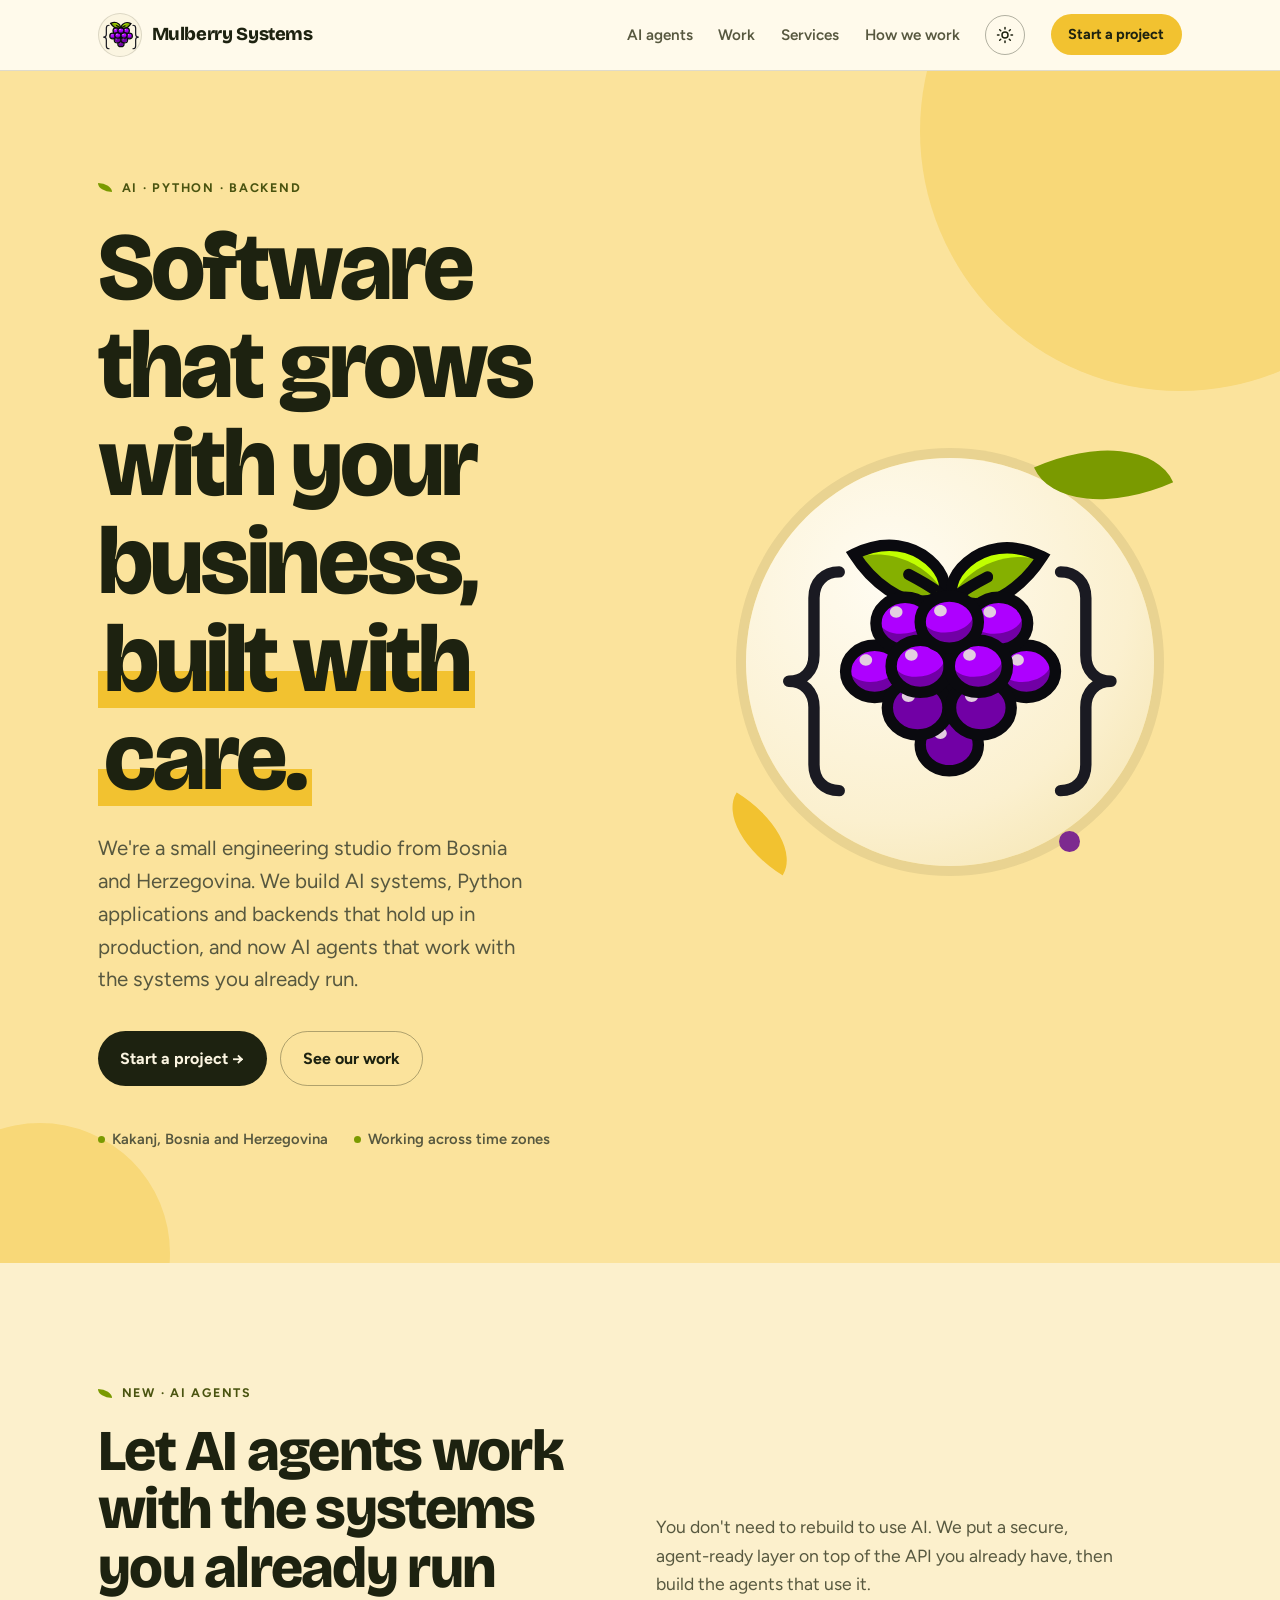
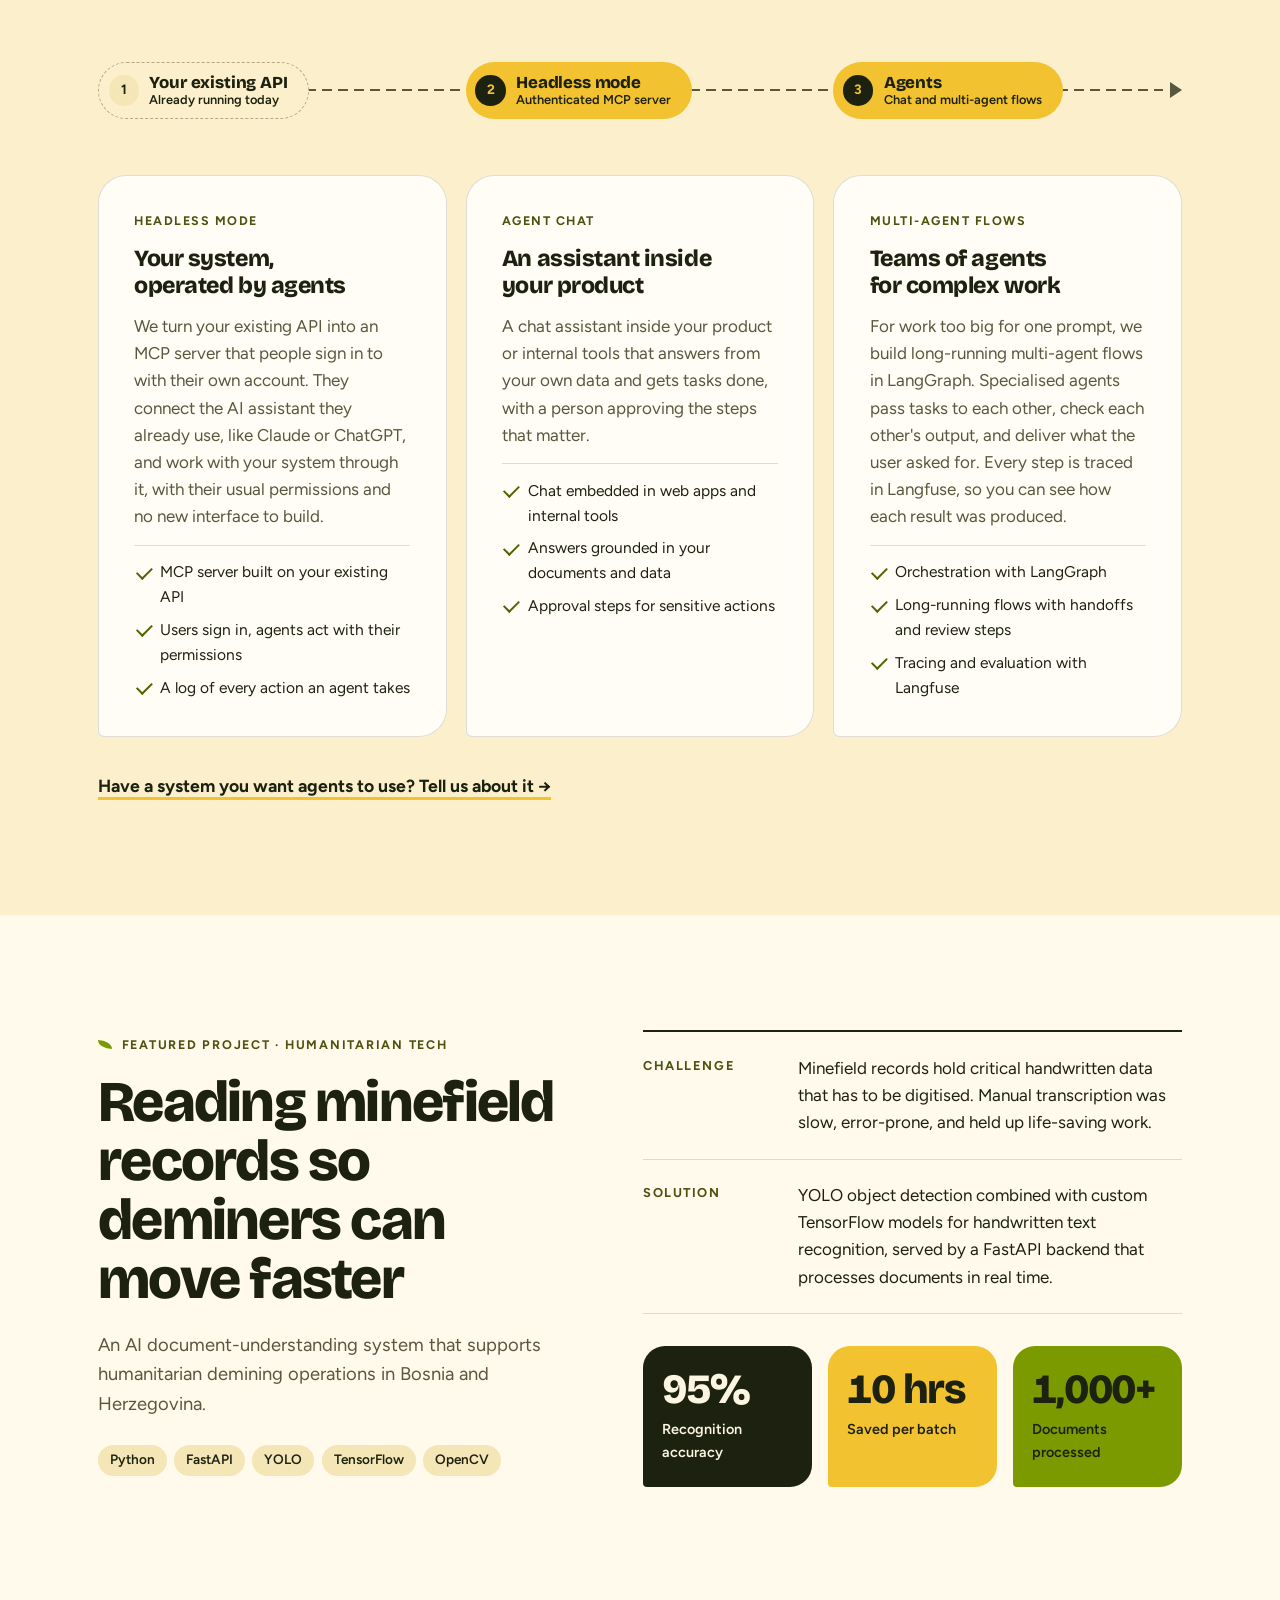
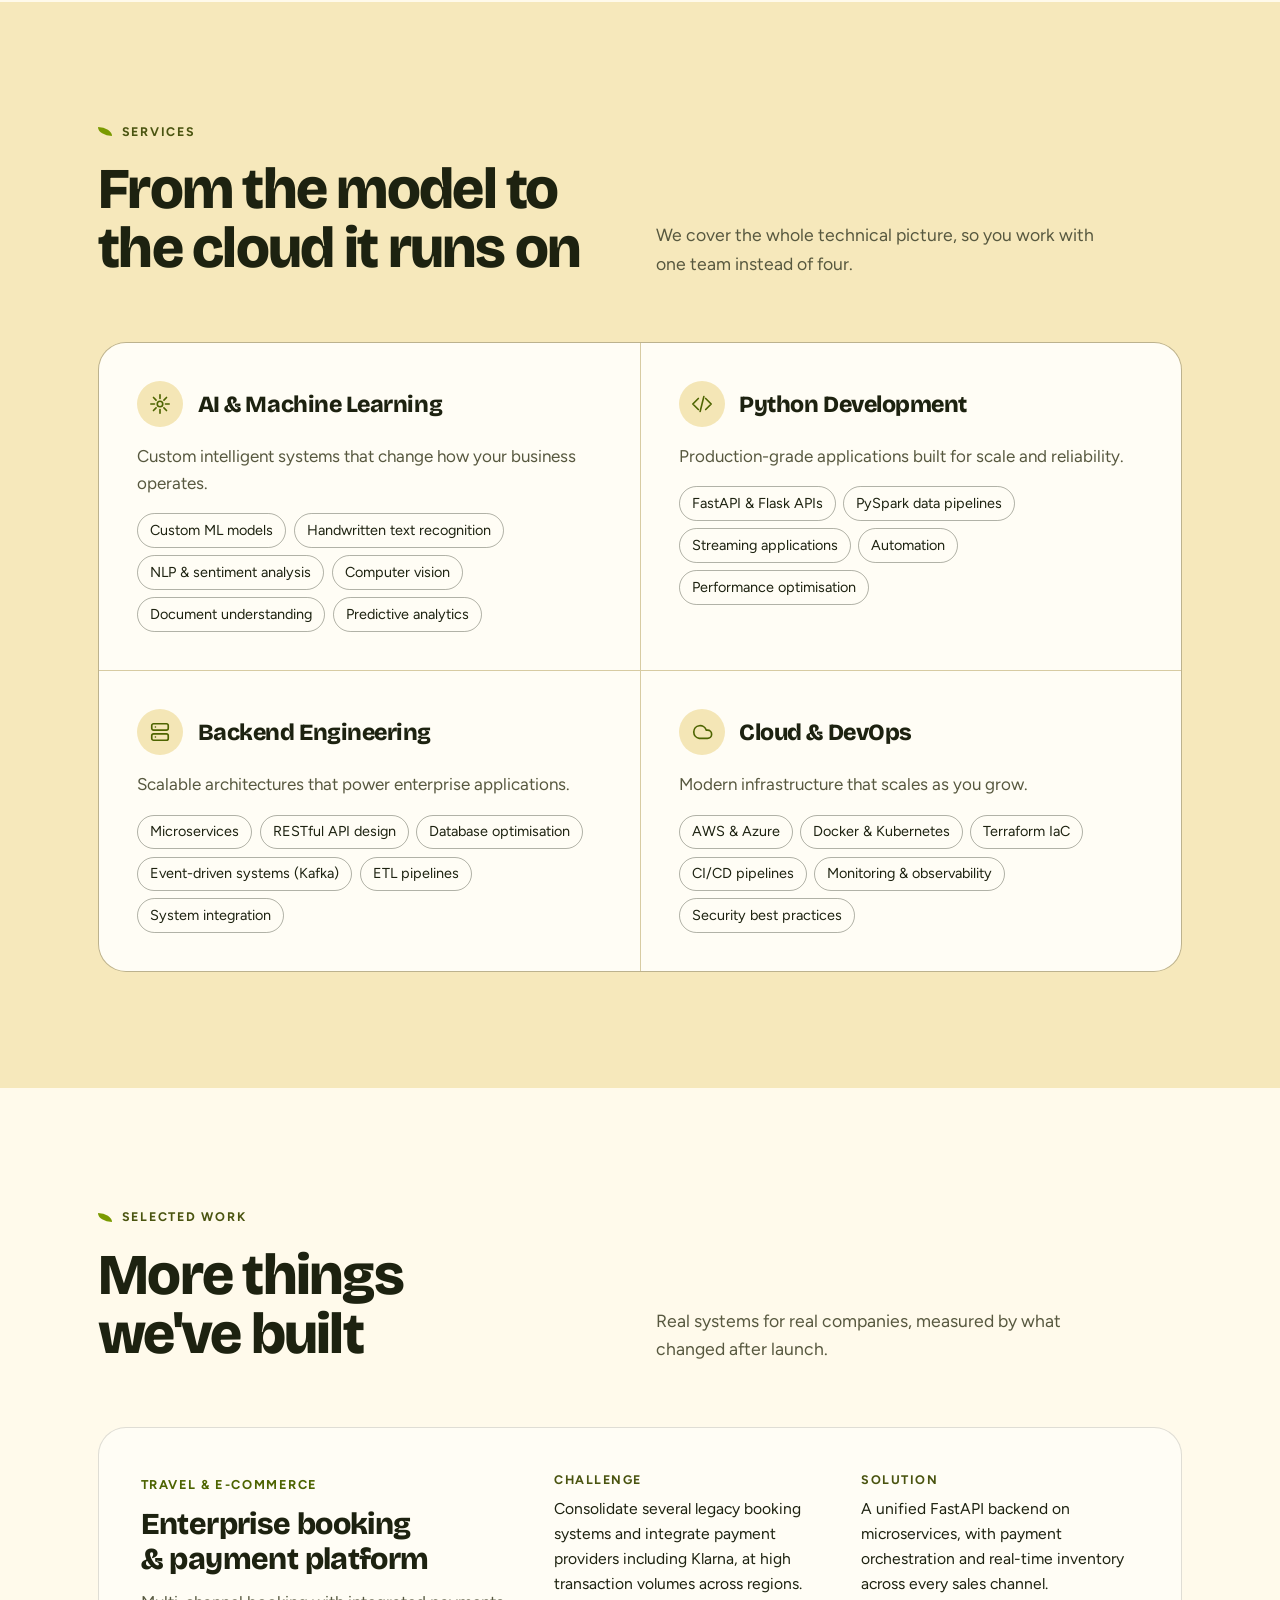
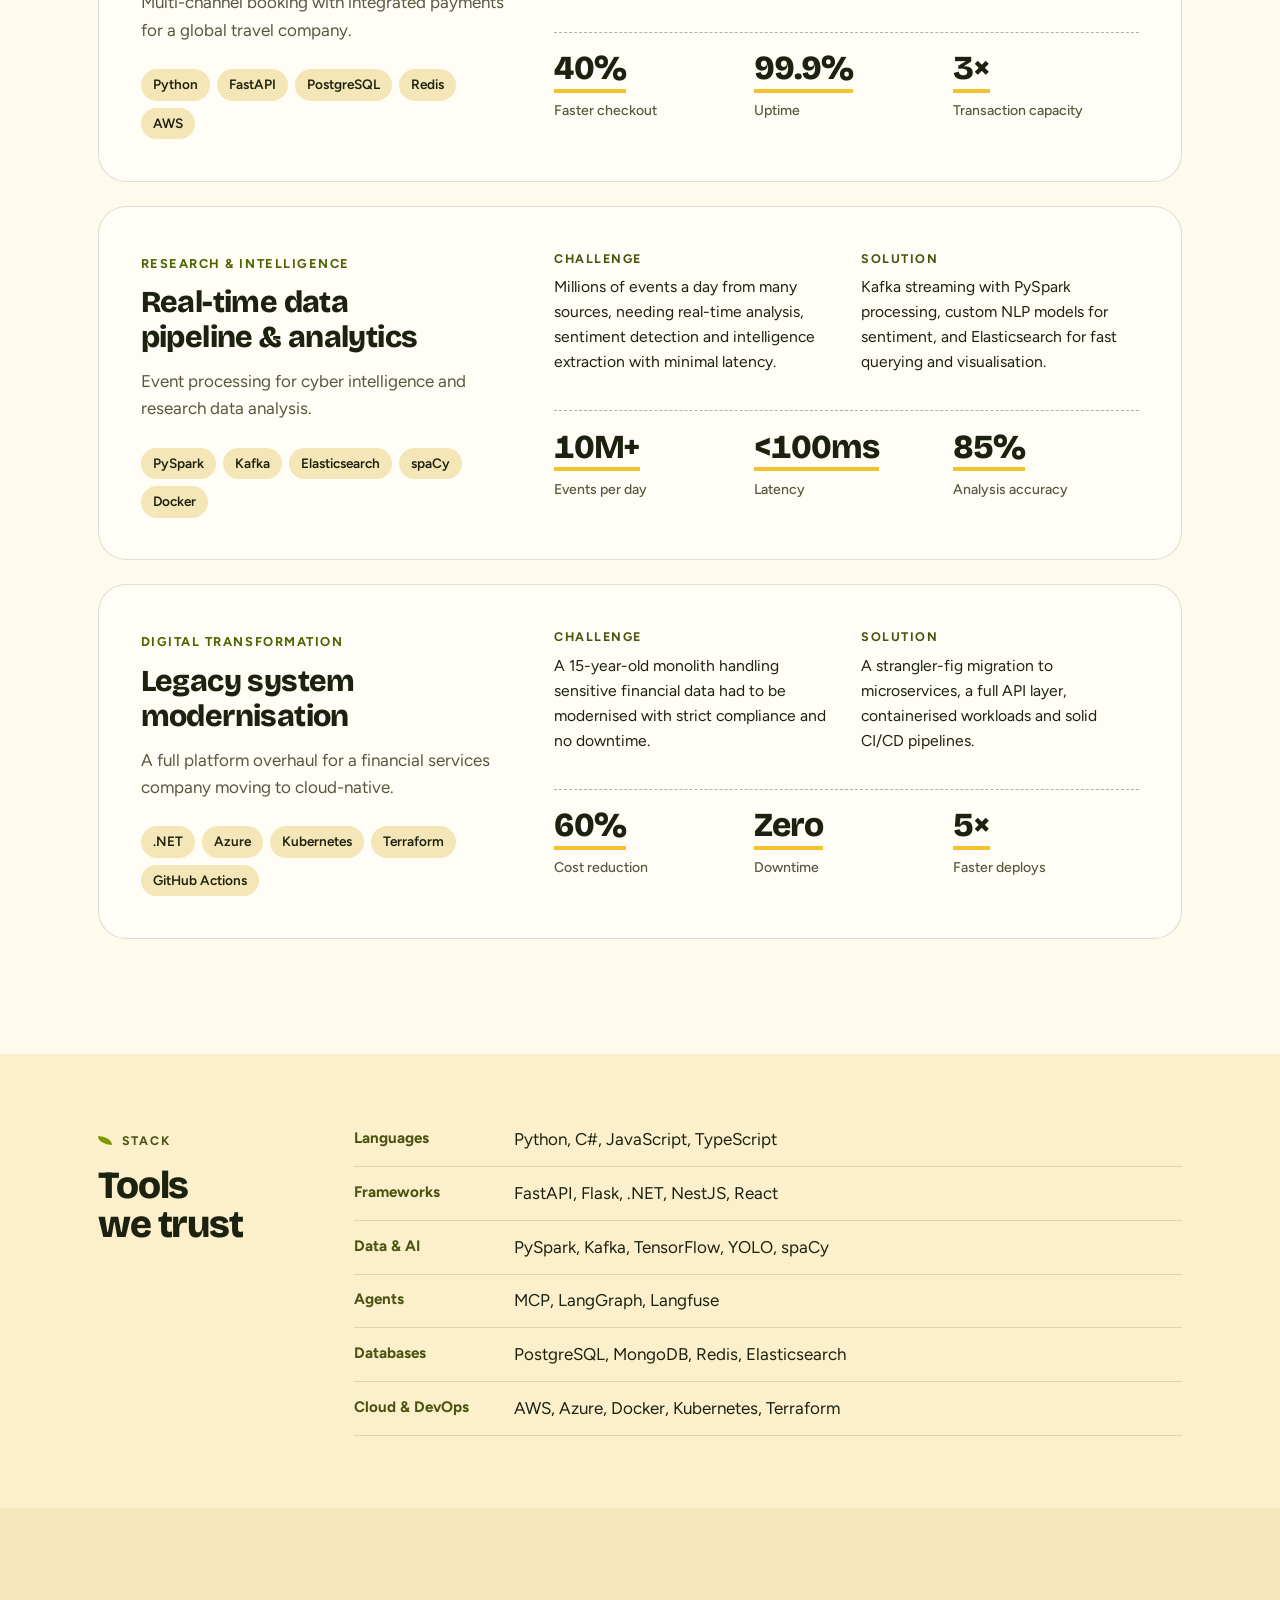
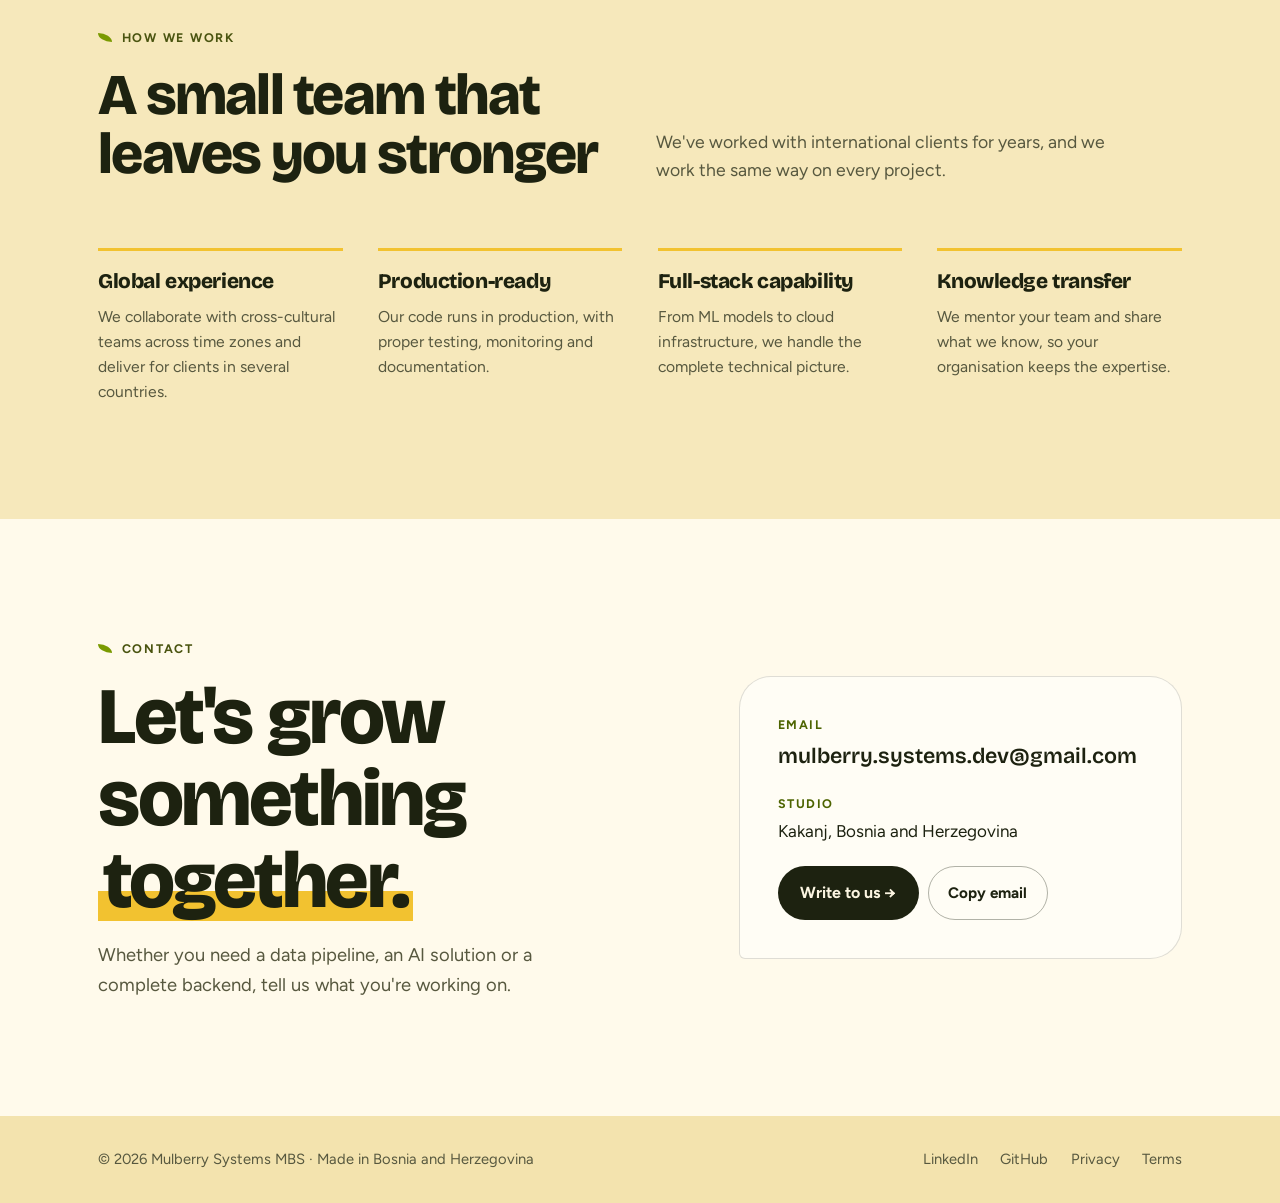
<file: design-options/option-9-pollen.html>
<!doctype html>
<html lang="en">
<head>
<meta charset="utf-8">
<meta name="viewport" content="width=device-width, initial-scale=1">
<title>Mulberry Systems — Pollen</title>
<link rel="preconnect" href="https://fonts.googleapis.com">
<link rel="preconnect" href="https://fonts.gstatic.com" crossorigin>
<link href="https://fonts.googleapis.com/css2?family=Bricolage+Grotesque:opsz,wght@12..96,400;12..96,600;12..96,800&family=Figtree:wght@400;500;600;700&display=swap" rel="stylesheet">
<style>
/* Layout: pale-saffron hero, then soft cream/butter bands; left-aligned editorial columns.
   Section ramp, OKLCH L (adjacent pairs differ by <= 10 points in both themes):
   order      light            dark
   nav        #fffaeb  98.5    #040501  11.0
   hero       #fbe39c  91.9    #161904  20.4
   agents     #fcf0cc  95.5    #0d1103  16.8
   featured   #fffaeb  98.5    #080b02  14.2
   services   #f6e8bb  93.1    #131806  19.8
   work       #fffaeb  98.5    #080b02  14.2
   stack      #fcf0cc  95.5    #0d1103  16.8
   how        #f6e8bb  93.1    #131806  19.8
   contact    #fffaeb  98.5    #080b02  14.2
   footer     #f3e3ae  91.6    #040501  11.0 */
:root {
  /* section grounds */
  --bg-nav: rgba(255, 250, 235, 0.94);
  --bg-hero: #fbe39c;
  --bg-1: #fffaeb;
  --bg-2: #fcf0cc;
  --bg-3: #f6e8bb;
  --bg-footer: #f3e3ae;
  --hero-blob: #f8d878;
  /* surfaces */
  --surface: #fffdf5;
  --chip: #f4e6b6;
  /* text */
  --fg: #1d2210;
  --fg-soft: #57583f;
  --label: #4a5410;
  --label-2: #4d6400;
  --icon: #4d6400;
  /* accents */
  --accent: #f2c230;
  --accent-hi: #ffd54f;
  --accent-ink: #1d2210;
  --leaf: #7a9a00;
  --berry: #7d2a8f;
  --solid-bg: #1d2210;
  --solid-bg-hi: #2c3318;
  --solid-fg: #fbf5e1;
  --em-fg: #1d2210;
  --em-mark: #f2c230;
  /* lines */
  --line: rgba(29, 34, 16, 0.14);
  --line-strong: rgba(29, 34, 16, 0.34);
  --focus: #1d2210;
  /* logo badge stays light in both themes so the black-stroked mark reads */
  --badge: #fbf5e1;
  --disc-a: #fffcf2;
  --disc-b: #fbf0cf;
  --disc-c: #f3e1a6;
  --disc-ring: rgba(29, 34, 16, 0.08);

  --display: 'Bricolage Grotesque', 'Avenir Next', 'Segoe UI', sans-serif;
  --body: 'Figtree', 'Helvetica Neue', Arial, sans-serif;
  --wrap: 1180px;
  --gutter: clamp(16px, 4vw, 48px);
  color-scheme: light;
}
@media (prefers-color-scheme: dark) {
  :root:not([data-theme="light"]) {
    --bg-nav: rgba(4, 5, 1, 0.95);
    --bg-hero: #161904;
    --bg-1: #080b02;
    --bg-2: #0d1103;
    --bg-3: #131806;
    --bg-footer: #040501;
    --hero-blob: #1d2106;
    --surface: #1c2209;
    --chip: #252c0f;
    --fg: #fbf5e1;
    --fg-soft: #cfcdb0;
    --label: #f2c230;
    --label-2: #b9d65a;
    --icon: #f2c230;
    --accent: #f2c230;
    --accent-hi: #ffd54f;
    --accent-ink: #1d2210;
    --leaf: #9fbf1f;
    --berry: #b65cc8;
    --solid-bg: #fbf5e1;
    --solid-bg-hi: #ffffff;
    --solid-fg: #1d2210;
    --em-fg: #f2c230;
    --em-mark: #302f04;
    --line: rgba(251, 245, 225, 0.14);
    --line-strong: rgba(251, 245, 225, 0.34);
    --focus: #f2c230;
    --disc-ring: rgba(251, 245, 225, 0.1);
    color-scheme: dark;
  }
}
:root[data-theme="dark"] {
  --bg-nav: rgba(4, 5, 1, 0.95);
  --bg-hero: #161904;
  --bg-1: #080b02;
  --bg-2: #0d1103;
  --bg-3: #131806;
  --bg-footer: #040501;
  --hero-blob: #1d2106;
  --surface: #1c2209;
  --chip: #252c0f;
  --fg: #fbf5e1;
  --fg-soft: #cfcdb0;
  --label: #f2c230;
  --label-2: #b9d65a;
  --icon: #f2c230;
  --accent: #f2c230;
  --accent-hi: #ffd54f;
  --accent-ink: #1d2210;
  --leaf: #9fbf1f;
  --berry: #b65cc8;
  --solid-bg: #fbf5e1;
  --solid-bg-hi: #ffffff;
  --solid-fg: #1d2210;
  --em-fg: #f2c230;
  --em-mark: #302f04;
  --line: rgba(251, 245, 225, 0.14);
  --line-strong: rgba(251, 245, 225, 0.34);
  --focus: #f2c230;
  --disc-ring: rgba(251, 245, 225, 0.1);
  color-scheme: dark;
}
* { box-sizing: border-box; margin: 0; padding: 0; }
html { scroll-behavior: smooth; }
body {
  font-family: var(--body);
  font-size: 1.0625rem;
  line-height: 1.6;
  background: var(--bg-1);
  color: var(--fg);
  -webkit-font-smoothing: antialiased;
}
a { color: inherit; }
:focus-visible { outline: 3px solid var(--focus); outline-offset: 3px; border-radius: 4px; }
.wrap { max-width: var(--wrap); margin: 0 auto; padding-inline: var(--gutter); }
h1, h2, h3 { font-family: var(--display); font-weight: 800; letter-spacing: -0.03em; line-height: 1.02; text-wrap: balance; color: var(--fg); }
h2 { font-size: clamp(2.2rem, 5vw, 3.6rem); }
h3 { font-size: 1.45rem; letter-spacing: -0.02em; line-height: 1.15; }
.eyebrow {
  font-family: var(--body); font-weight: 700; font-size: 0.78rem;
  letter-spacing: 0.14em; text-transform: uppercase; color: var(--label);
  display: inline-flex; align-items: center; gap: 0.6rem;
}
.eyebrow::before { content: ""; width: 14px; height: 9px; background: var(--leaf); border-radius: 0 100% 0 100%; }
section { padding-block: clamp(4rem, 9vw, 7.5rem); }

/* Nav */
nav {
  position: sticky; top: env(safe-area-inset-top, 0px); z-index: 10;
  background: var(--bg-nav); backdrop-filter: blur(10px);
  color: var(--fg); border-bottom: 1px solid var(--line);
}
nav .wrap { display: flex; align-items: center; justify-content: space-between; gap: 0.8rem; padding-block: 0.8rem; }
.brand { display: flex; align-items: center; gap: 0.6rem; text-decoration: none; font-family: var(--display); font-weight: 800; font-size: 1.15rem; letter-spacing: -0.02em; min-width: 0; }
.brand-mark { background: var(--badge); border: 1px solid var(--line); border-radius: 50%; padding: 4px; width: 44px; height: 44px; display: grid; place-items: center; flex: none; }
.brand-mark svg { width: 36px; height: 30px; }
nav ul { list-style: none; display: flex; gap: 1.6rem; align-items: center; }
nav ul a { text-decoration: none; font-weight: 600; font-size: 0.95rem; color: var(--fg-soft); }
nav ul a:hover { color: var(--fg); }
.theme-toggle {
  width: 40px; height: 40px; border-radius: 50%; border: 1.5px solid var(--line-strong);
  background: transparent; color: var(--fg); cursor: pointer; display: grid; place-items: center; flex: none;
}
.theme-toggle:hover { border-color: var(--fg); }
.theme-toggle svg { width: 18px; height: 18px; fill: none; stroke: currentColor; stroke-width: 2; stroke-linecap: round; stroke-linejoin: round; }
.theme-toggle .moon { display: none; }
:root[data-theme="dark"] .theme-toggle .sun-i { display: none; }
:root[data-theme="dark"] .theme-toggle .moon { display: block; }
.btn {
  display: inline-flex; align-items: center; gap: 0.5rem;
  font-family: var(--body); font-weight: 700; font-size: 1rem; text-decoration: none;
  padding: 0.85rem 1.4rem; border-radius: 999px; transition: transform .2s ease, background .2s ease;
}
.btn:hover { transform: translateY(-2px); }
.btn-sun { background: var(--accent); color: var(--accent-ink); }
nav ul a.btn-sun, nav ul a.btn-sun:hover { color: var(--accent-ink); }
.btn-sun:hover { background: var(--accent-hi); }
.btn-ghost { border: 1.5px solid var(--line-strong); color: var(--fg); }
.btn-ghost:hover { border-color: var(--fg); }
.btn-solid { background: var(--solid-bg); color: var(--solid-fg); }
.btn-solid:hover { background: var(--solid-bg-hi); }
nav .btn { padding: 0.55rem 1.1rem; font-size: 0.9rem; white-space: nowrap; }
@media (max-width: 760px) { nav ul li:not(.keep) { display: none; } nav ul { gap: 0.6rem; } }
@media (max-width: 440px) {
  .brand-name { position: absolute; width: 1px; height: 1px; overflow: hidden; clip: rect(0 0 0 0); white-space: nowrap; }
}

/* Hero */
.hero { position: relative; overflow: hidden; background: var(--bg-hero); padding-block: clamp(3.5rem, 8vw, 6.5rem) clamp(4rem, 9vw, 7rem); }
.hero .wrap { display: grid; grid-template-columns: 1.2fr 1fr; gap: clamp(2rem, 5vw, 4rem); align-items: center; position: relative; z-index: 1; }
.hero h1 { font-size: clamp(2.9rem, 7.5vw, 6.2rem); }
.hero h1 em, .contact h2 em { font-style: normal; color: var(--em-fg); background: linear-gradient(transparent 60%, var(--em-mark) 60%, var(--em-mark) 92%, transparent 92%); padding-inline: 0.06em; -webkit-box-decoration-break: clone; box-decoration-break: clone; }
.hero .lede { font-size: clamp(1.1rem, 1.6vw, 1.3rem); max-width: 34ch; margin-top: 1.6rem; color: var(--fg-soft); }
.hero-ctas { display: flex; flex-wrap: wrap; gap: 0.8rem; margin-top: 2.2rem; }
.hero-meta { margin-top: 2.6rem; display: flex; flex-wrap: wrap; gap: 0.5rem 1.6rem; font-size: 0.92rem; color: var(--fg-soft); font-weight: 600; }
.hero-meta span { display: inline-flex; align-items: center; gap: 0.45rem; }
.hero-meta span::before { content: ""; width: 7px; height: 7px; border-radius: 50%; background: var(--leaf); }
.hero-art { position: relative; aspect-ratio: 1; max-width: 100%; }
.hero-art .disc { position: absolute; inset: 6%; border-radius: 50%; background: radial-gradient(circle at 35% 30%, var(--disc-a) 0%, var(--disc-b) 62%, var(--disc-c) 100%); box-shadow: 0 0 0 10px var(--disc-ring); }
.hero-art svg.logo { position: absolute; inset: 18% 14%; width: 72%; height: 64%; animation: sway 7s ease-in-out infinite; transform-origin: 50% 25%; }
.leaf { position: absolute; border-radius: 0 100% 0 100%; }
.leaf.l1 { width: 26%; height: 15%; background: var(--leaf); top: 2%; right: 4%; transform: rotate(-24deg); }
.leaf.l2 { width: 18%; height: 10%; background: var(--accent); bottom: 8%; left: 0; transform: rotate(32deg); }
.leaf.l3 { width: 4.5%; height: 4.5%; border-radius: 50%; background: var(--berry); bottom: 9%; right: 22%; } /* the one berry */
.berry-bg { position: absolute; border-radius: 50%; background: var(--hero-blob); }
.berry-bg.b1 { width: 520px; height: 520px; right: -160px; top: -200px; }
.berry-bg.b2 { width: 260px; height: 260px; left: -90px; bottom: -120px; }
@keyframes sway { 0%,100% { transform: rotate(-2deg); } 50% { transform: rotate(2deg); } }
@media (max-width: 860px) {
  .hero .wrap { grid-template-columns: 1fr; }
  .hero-art { max-width: 340px; width: 100%; margin-inline: auto; order: -1; }
}

/* AI agents */
.agents { position: relative; overflow: hidden; background: var(--bg-2); }
.flow { list-style: none; position: relative; display: grid; grid-template-columns: repeat(3, 1fr); gap: 1.2rem; margin-bottom: clamp(2.5rem, 5vw, 3.5rem); }
.flow::before { content: ""; position: absolute; left: 1rem; right: 1.2rem; top: 50%; height: 2px; transform: translateY(-50%); background: repeating-linear-gradient(90deg, var(--fg-soft) 0 10px, transparent 10px 16px); }
.flow::after { content: ""; position: absolute; right: 0; top: 50%; transform: translateY(-50%); border: 8px solid transparent; border-left: 12px solid var(--fg-soft); border-right: 0; }
.flow li { position: relative; z-index: 1; display: flex; }
.node { display: inline-flex; align-items: center; gap: 0.65rem; padding: 0.6rem 1.3rem 0.6rem 0.6rem; border-radius: 999px; line-height: 1.15; background: var(--accent); color: var(--accent-ink); font-family: var(--display); font-weight: 800; font-size: 1.05rem; letter-spacing: -0.01em; }
.node .t { display: grid; gap: 0.1rem; }
.node small { font-family: var(--body); font-weight: 600; font-size: 0.8rem; letter-spacing: 0; }
.node .n { flex: none; width: 1.9rem; height: 1.9rem; border-radius: 50%; display: grid; place-items: center; background: var(--accent-ink); color: var(--accent); font-family: var(--body); font-size: 0.85rem; font-weight: 700; }
.flow li:first-child .node { background: var(--bg-2); color: var(--fg); border: 1.5px dashed var(--line-strong); }
.flow li:first-child .node .n { background: var(--chip); color: var(--fg); }
.agent-grid { display: grid; grid-template-columns: repeat(3, 1fr); gap: 1.2rem; }
.agent-card { background: var(--surface); border: 1px solid var(--line); border-radius: 28px 28px 28px 6px; padding: clamp(1.5rem, 3vw, 2.2rem); display: grid; gap: 0.9rem; align-content: start; min-width: 0; }
.agent-card .kicker { font-size: 0.78rem; font-weight: 700; letter-spacing: 0.12em; text-transform: uppercase; color: var(--label); }
.agent-card p { color: var(--fg-soft); }
.agent-card ul { list-style: none; display: grid; gap: 0.5rem; padding-top: 0.9rem; border-top: 1px solid var(--line); }
.agent-card li { position: relative; padding-left: 1.6rem; color: var(--fg); font-size: 0.97rem; }
.agent-card li::before { content: ""; position: absolute; left: 0.15rem; top: 0.42em; width: 0.8rem; height: 0.45rem; border-left: 2px solid var(--icon); border-bottom: 2px solid var(--icon); transform: rotate(-45deg); }
.agents-cta { margin-top: 2.2rem; }
.agents-cta a { color: var(--fg); font-weight: 700; font-size: 1.1rem; text-decoration: underline; text-decoration-color: var(--accent); text-decoration-thickness: 3px; text-underline-offset: 5px; }
.agents-cta a:hover { text-decoration-color: var(--fg); }
@media (max-width: 960px) { .agent-grid { grid-template-columns: 1fr; } }
@media (max-width: 900px) {
  .flow { grid-template-columns: 1fr; gap: 0.8rem; }
  .flow::before { left: 1.55rem; right: auto; top: 0.5rem; bottom: 0.5rem; width: 2px; height: auto; transform: none; background: repeating-linear-gradient(180deg, var(--fg-soft) 0 10px, transparent 10px 16px); }
  .flow::after { display: none; }
}

/* Featured case */
.featured { background: var(--bg-1); }
.featured .wrap { display: grid; grid-template-columns: 1fr 1.15fr; gap: clamp(2rem, 6vw, 5rem); align-items: start; }
.featured h2 { margin-top: 1rem; }
.featured .intro { margin-top: 1.4rem; font-size: 1.15rem; color: var(--fg-soft); max-width: 46ch; }
.tags { display: flex; flex-wrap: wrap; gap: 0.45rem; margin-top: 1.6rem; list-style: none; }
.tags li { font-size: 0.85rem; font-weight: 600; padding: 0.3rem 0.75rem; border-radius: 999px; background: var(--chip); color: var(--fg); }
.story { display: grid; gap: 0; border-top: 2px solid var(--fg); }
.story-row { display: grid; grid-template-columns: 8.5rem 1fr; gap: 1.2rem; padding-block: 1.4rem; border-bottom: 1px solid var(--line); }
.story-row h3 { font-family: var(--body); font-size: 0.8rem; font-weight: 700; letter-spacing: 0.12em; text-transform: uppercase; color: var(--label); padding-top: 0.25rem; }
.story-row p { color: var(--fg); min-width: 0; }
.big-stats { display: grid; grid-template-columns: repeat(3, 1fr); gap: 1rem; margin-top: 2rem; }
.big-stat { background: var(--solid-bg); color: var(--solid-fg); padding: 1.4rem 1.2rem; border-radius: 22px 22px 22px 4px; }
.big-stat:nth-child(2) { background: var(--accent); color: var(--accent-ink); }
.big-stat:nth-child(3) { background: var(--leaf); color: var(--accent-ink); }
.big-stat b { display: block; font-family: var(--display); font-size: clamp(1.9rem, 3.4vw, 2.6rem); font-weight: 800; letter-spacing: -0.03em; line-height: 1; font-variant-numeric: tabular-nums; }
.big-stat span { display: block; margin-top: 0.5rem; font-size: 0.9rem; font-weight: 600; }
@media (max-width: 860px) { .featured .wrap { grid-template-columns: 1fr; } }
@media (max-width: 520px) {
  .story-row { grid-template-columns: 1fr; gap: 0.3rem; }
  .big-stats { grid-template-columns: 1fr; }
}

/* Services */
.services { background: var(--bg-3); }
.section-head { display: grid; grid-template-columns: 1fr 1fr; gap: 2rem; align-items: end; margin-bottom: clamp(2.5rem, 5vw, 4rem); }
.section-head p { max-width: 42ch; font-size: 1.1rem; color: var(--fg-soft); }
@media (max-width: 760px) { .section-head { grid-template-columns: 1fr; } }
.services-grid { display: grid; grid-template-columns: repeat(2, 1fr); gap: 1px; background: var(--line); border: 1px solid var(--line); border-radius: 28px; overflow: hidden; }
.service { background: var(--surface); padding: clamp(1.6rem, 3vw, 2.4rem); display: grid; gap: 1rem; align-content: start; }
.service p { color: var(--fg-soft); }
.service-top { display: flex; align-items: center; gap: 0.9rem; }
.service-icon { width: 46px; height: 46px; border-radius: 50%; background: var(--chip); display: grid; place-items: center; flex: none; }
.service-icon svg { width: 22px; height: 22px; stroke: var(--icon); fill: none; stroke-width: 1.8; stroke-linecap: round; stroke-linejoin: round; }
.service ul { list-style: none; display: flex; flex-wrap: wrap; gap: 0.45rem; }
.service li { font-size: 0.9rem; padding: 0.3rem 0.75rem; border-radius: 999px; border: 1px solid var(--line-strong); color: var(--fg); }
@media (max-width: 760px) { .services-grid { grid-template-columns: 1fr; } }

/* Selected work */
.work { background: var(--bg-1); }
.projects { display: grid; gap: 1.5rem; }
.project { background: var(--surface); border-radius: 28px; padding: clamp(1.5rem, 3.5vw, 2.6rem); display: grid; grid-template-columns: 1fr 1.6fr; gap: clamp(1.5rem, 4vw, 3rem); border: 1px solid var(--line); }
.project-label { font-size: 0.8rem; font-weight: 700; letter-spacing: 0.12em; text-transform: uppercase; color: var(--label-2); }
.project h3 { margin-top: 0.6rem; font-size: clamp(1.45rem, 2.4vw, 1.9rem); }
.project .summary { margin-top: 0.8rem; color: var(--fg-soft); }
.project-body { display: grid; grid-template-columns: 1fr 1fr; gap: 1.2rem 1.8rem; min-width: 0; }
.project-body h4 { font-size: 0.78rem; font-weight: 700; letter-spacing: 0.12em; text-transform: uppercase; color: var(--label); margin-bottom: 0.35rem; }
.project-body p { font-size: 0.98rem; color: var(--fg); }
.results { grid-column: 1 / -1; display: grid; grid-template-columns: repeat(3, 1fr); gap: 0.8rem; padding-top: 1.2rem; border-top: 1px dashed var(--line-strong); }
.results div b { display: inline-block; padding-bottom: 0.2rem; border-bottom: 4px solid var(--accent); margin-bottom: 0.45rem; font-family: var(--display); font-weight: 800; font-size: clamp(1.6rem, 2.8vw, 2.1rem); letter-spacing: -0.03em; line-height: 1; font-variant-numeric: tabular-nums; color: var(--fg); }
.results div span { display: block; font-size: 0.88rem; color: var(--fg-soft); font-weight: 500; }
@media (max-width: 900px) { .project { grid-template-columns: 1fr; } }
@media (max-width: 560px) { .project-body { grid-template-columns: 1fr; } .results { grid-template-columns: 1fr 1fr; } }

/* Stack */
.stack { background: var(--bg-2); padding-block: clamp(3rem, 6vw, 4.5rem); }
.stack .wrap { display: grid; grid-template-columns: 14rem 1fr; gap: 2rem; align-items: start; }
.stack h2 { font-size: clamp(1.8rem, 3.5vw, 2.4rem); }
.stack dl { display: grid; gap: 0; }
.stack-row { display: grid; grid-template-columns: 9rem 1fr; gap: 1rem; padding-block: 0.8rem; border-bottom: 1px solid var(--line); }
.stack-row:first-child { padding-top: 0; }
.stack dt { font-weight: 700; color: var(--label); font-size: 0.95rem; }
.stack dd { color: var(--fg); min-width: 0; }
@media (max-width: 760px) { .stack .wrap { grid-template-columns: 1fr; } }
@media (max-width: 460px) { .stack-row { grid-template-columns: 1fr; gap: 0.2rem; } }

/* How we work */
.how { background: var(--bg-3); }
.how-grid { display: grid; grid-template-columns: repeat(4, 1fr); gap: clamp(1.2rem, 3vw, 2.2rem); }
.how-item { border-top: 3px solid var(--accent); padding-top: 1.2rem; }
.how-item h3 { font-size: 1.3rem; }
.how-item p { margin-top: 0.6rem; font-size: 0.98rem; color: var(--fg-soft); }
@media (max-width: 960px) { .how-grid { grid-template-columns: repeat(2, 1fr); } }
@media (max-width: 520px) { .how-grid { grid-template-columns: 1fr; } }

/* Contact */
.contact { background: var(--bg-1); }
.contact .wrap { display: grid; grid-template-columns: 1.3fr 1fr; gap: clamp(2rem, 5vw, 4rem); align-items: center; }
.contact h2 { font-size: clamp(2.6rem, 6.5vw, 5rem); }
.contact .intro { margin-top: 1.2rem; font-size: 1.15rem; color: var(--fg-soft); max-width: 40ch; }
.contact-card { background: var(--surface); border-radius: 32px 32px 32px 6px; padding: clamp(1.6rem, 3vw, 2.4rem); border: 1px solid var(--line); display: grid; gap: 1.3rem; min-width: 0; }
.contact-card small { display: block; font-size: 0.78rem; font-weight: 700; letter-spacing: 0.12em; text-transform: uppercase; color: var(--label-2); margin-bottom: 0.25rem; }
.email { font-family: var(--display); font-weight: 600; font-size: clamp(1.05rem, 2.2vw, 1.35rem); color: var(--fg); overflow-wrap: anywhere; user-select: all; }
.contact-card .row { display: flex; flex-wrap: wrap; gap: 0.6rem; }
.copy-btn { font: inherit; font-weight: 700; font-size: 0.95rem; padding: 0.85rem 1.2rem; border-radius: 999px; border: 1.5px solid var(--line-strong); background: transparent; color: var(--fg); cursor: pointer; }
.copy-btn:hover { border-color: var(--fg); }
@media (max-width: 860px) { .contact .wrap { grid-template-columns: 1fr; } }

/* Footer */
footer { padding-block: 2rem; background: var(--bg-footer); color: var(--fg-soft); }
footer .wrap { display: flex; flex-wrap: wrap; gap: 1rem 2rem; justify-content: space-between; align-items: center; font-size: 0.92rem; }
footer ul { list-style: none; display: flex; gap: 1.4rem; flex-wrap: wrap; }
footer a { text-decoration: none; color: var(--fg-soft); }
footer a:hover { color: var(--fg); text-decoration: underline; text-decoration-color: var(--accent); }

@media (prefers-reduced-motion: reduce) {
  html { scroll-behavior: auto; }
  *, *::before, *::after { animation: none !important; transition: none !important; }
}
</style>
<script>
/* Apply a saved or #light/#dark theme before paint */
(function () {
  var h = location.hash.slice(1), t = null;
  if (h === 'light' || h === 'dark') t = h;
  else { try { t = localStorage.getItem('mbs-theme'); } catch (e) {} }
  if (t === 'light' || t === 'dark') document.documentElement.setAttribute('data-theme', t);
})();
</script>
</head>
<body>
  <svg width="0" height="0" style="position:absolute" aria-hidden="true">
    <symbol id="mbs-logo" viewBox="0 0 264 213" fill="none" xmlns="http://www.w3.org/2000/svg">
      <path d="M56.2113 20.943C107.708 -4.52195 140.797 46.6905 122.922 55.1507C94.8834 67.7663 66.7654 37.6021 56.2113 20.943Z" fill="#c1ff00"/>
      <path d="M55.7677 24.1096C100.554 9.65158 138.074 53.5974 122.479 58.3174C97.932 65.2051 67.7769 38.3821 55.7677 24.1096Z" fill="#85b000"/>
      <path d="M56.2113 20.943C107.708 -4.52195 140.797 46.6905 122.922 55.1507C94.8834 67.7663 66.7654 37.6021 56.2113 20.943Z" stroke="#0a0a0f" stroke-width="9"/>
      <path d="M99.5 36.9807C122.24 48.9807 125.496 53.314 124.281 53.9807" stroke="#0a0a0f" stroke-width="9" stroke-linecap="round"/>
      <path d="M205.017 22.943C153.52 -2.52195 120.431 48.6905 138.306 57.1507C166.345 69.7663 194.463 39.6021 205.017 22.943Z" fill="#c1ff00"/>
      <path d="M205.461 26.1096C160.675 11.6516 123.155 55.5974 138.75 60.3174C163.296 67.2051 193.452 40.3821 205.461 26.1096Z" fill="#85b000"/>
      <path d="M205.017 22.943C153.52 -2.52195 120.431 48.6905 138.306 57.1507C166.345 69.7663 194.463 39.6021 205.017 22.943Z" stroke="#0a0a0f" stroke-width="9"/>
      <path d="M161.728 38.9807C138.988 50.9807 135.733 55.314 136.947 55.9807" stroke="#0a0a0f" stroke-width="9" stroke-linecap="round"/>
      <rect x="120.5" y="118.981" width="23" height="18" fill="#0a0a0f"/>
      <path d="M72.5 131.57C83.5457 131.57 92.5 123.534 92.5 113.622C92.5 103.709 83.5457 95.673 72.5 95.673C61.4543 95.673 52.5 103.709 52.5 113.622C52.5 123.534 61.4543 131.57 72.5 131.57Z" fill="#7100a5"/>
      <path d="M74.0628 121.576C84.9407 119.855 92.6706 112.919 91.3279 106.086C89.9853 99.2524 80.0786 95.1081 69.2007 96.8294C58.3228 98.5508 50.593 105.486 51.9356 112.319C53.2783 119.153 63.1849 123.297 74.0628 121.576Z" fill="#ae00ff"/>
      <path d="M65.5 109.135C68.2614 109.135 70.5 107.126 70.5 104.647C70.5 102.169 68.2614 100.16 65.5 100.16C62.7386 100.16 60.5 102.169 60.5 104.647C60.5 107.126 62.7386 109.135 65.5 109.135Z" fill="#E3CEE0"/>
      <path d="M72.5 134.263C85.2025 134.263 95.5 125.021 95.5 113.622C95.5 102.222 85.2025 92.9807 72.5 92.9807C59.7975 92.9807 49.5 102.222 49.5 113.622C49.5 125.021 59.7975 134.263 72.5 134.263Z" stroke="#0a0a0f" stroke-width="9"/>
      <path d="M192.5 131.57C203.546 131.57 212.5 123.534 212.5 113.622C212.5 103.709 203.546 95.673 192.5 95.673C181.454 95.673 172.5 103.709 172.5 113.622C172.5 123.534 181.454 131.57 192.5 131.57Z" fill="#7100a5"/>
      <path d="M194.063 121.576C204.941 119.855 212.671 112.919 211.328 106.086C209.985 99.2524 200.079 95.1081 189.201 96.8294C178.323 98.5508 170.593 105.486 171.936 112.319C173.278 119.153 183.185 123.297 194.063 121.576Z" fill="#ae00ff"/>
      <path d="M185.5 109.135C188.261 109.135 190.5 107.126 190.5 104.647C190.5 102.169 188.261 100.16 185.5 100.16C182.739 100.16 180.5 102.169 180.5 104.647C180.5 107.126 182.739 109.135 185.5 109.135Z" fill="#E3CEE0"/>
      <path d="M192.5 134.263C205.203 134.263 215.5 125.021 215.5 113.622C215.5 102.222 205.203 92.9807 192.5 92.9807C179.797 92.9807 169.5 102.222 169.5 113.622C169.5 125.021 179.797 134.263 192.5 134.263Z" stroke="#0a0a0f" stroke-width="9"/>
      <path d="M170.5 93.5704C181.546 93.5704 190.5 85.5345 190.5 75.6217C190.5 65.7089 181.546 57.673 170.5 57.673C159.454 57.673 150.5 65.7089 150.5 75.6217C150.5 85.5345 159.454 93.5704 170.5 93.5704Z" fill="#7100a5"/>
      <path d="M172.063 83.5759C182.941 81.8545 190.671 74.9194 189.328 68.0859C187.985 61.2524 178.079 57.1081 167.201 58.8294C156.323 60.5508 148.593 67.4859 149.936 74.3194C151.278 81.153 161.185 85.2972 172.063 83.5759Z" fill="#ae00ff"/>
      <path d="M163.5 71.1345C166.261 71.1345 168.5 69.1255 168.5 66.6473C168.5 64.1691 166.261 62.1602 163.5 62.1602C160.739 62.1602 158.5 64.1691 158.5 66.6473C158.5 69.1255 160.739 71.1345 163.5 71.1345Z" fill="#E3CEE0"/>
      <path d="M170.5 96.2627C183.203 96.2627 193.5 87.0214 193.5 75.6217C193.5 64.222 183.203 54.9807 170.5 54.9807C157.797 54.9807 147.5 64.222 147.5 75.6217C147.5 87.0214 157.797 96.2627 170.5 96.2627Z" stroke="#0a0a0f" stroke-width="9"/>
      <path d="M96.5 93.5704C107.546 93.5704 116.5 85.5345 116.5 75.6217C116.5 65.7089 107.546 57.673 96.5 57.673C85.4543 57.673 76.5 65.7089 76.5 75.6217C76.5 85.5345 85.4543 93.5704 96.5 93.5704Z" fill="#7100a5"/>
      <path d="M98.0628 83.5759C108.941 81.8545 116.671 74.9194 115.328 68.0859C113.985 61.2524 104.079 57.1081 93.2007 58.8294C82.3228 60.5508 74.593 67.4859 75.9356 74.3194C77.2783 81.153 87.1849 85.2972 98.0628 83.5759Z" fill="#ae00ff"/>
      <path d="M89.5 71.1345C92.2614 71.1345 94.5 69.1255 94.5 66.6473C94.5 64.1691 92.2614 62.1602 89.5 62.1602C86.7386 62.1602 84.5 64.1691 84.5 66.6473C84.5 69.1255 86.7386 71.1345 89.5 71.1345Z" fill="#E3CEE0"/>
      <path d="M96.5 96.2627C109.203 96.2627 119.5 87.0214 119.5 75.6217C119.5 64.222 109.203 54.9807 96.5 54.9807C83.7975 54.9807 73.5 64.222 73.5 75.6217C73.5 87.0214 83.7975 96.2627 96.5 96.2627Z" stroke="#0a0a0f" stroke-width="9"/>
      <path d="M219.5 34.9807C231.5 34.9807 239.5 43.2187 239.5 55.5759V100.885C239.5 113.243 247.5 121.481 259.5 121.481C247.5 121.481 239.5 129.719 239.5 142.076V187.385C239.5 199.743 231.5 207.981 219.5 207.981" stroke="#1a1a22" stroke-width="9" stroke-linecap="round" stroke-linejoin="round"/>
      <path d="M44.5 34.9807C32.5 34.9807 24.5 43.2187 24.5 55.5759V100.885C24.5 113.243 16.5 121.481 4.5 121.481C16.5 121.481 24.5 129.719 24.5 142.076V187.385C24.5 199.743 32.5 207.981 44.5 207.981" stroke="#1a1a22" stroke-width="9" stroke-linecap="round" stroke-linejoin="round"/>
      <path d="M131.5 189.57C142.546 189.57 151.5 181.534 151.5 171.622C151.5 161.709 142.546 153.673 131.5 153.673C120.454 153.673 111.5 161.709 111.5 171.622C111.5 181.534 120.454 189.57 131.5 189.57Z" fill="#7100a5"/>
      <path d="M124.5 167.135C127.261 167.135 129.5 165.126 129.5 162.647C129.5 160.169 127.261 158.16 124.5 158.16C121.739 158.16 119.5 160.169 119.5 162.647C119.5 165.126 121.739 167.135 124.5 167.135Z" fill="#E3CEE0"/>
      <path d="M131.5 192.263C144.203 192.263 154.5 183.021 154.5 171.622C154.5 160.222 144.203 150.981 131.5 150.981C118.797 150.981 108.5 160.222 108.5 171.622C108.5 183.021 118.797 192.263 131.5 192.263Z" stroke="#0a0a0f" stroke-width="9"/>
      <path d="M106.5 161.176C118.026 161.176 127.37 152.806 127.37 142.481C127.37 132.155 118.026 123.785 106.5 123.785C94.9741 123.785 85.6304 132.155 85.6304 142.481C85.6304 152.806 94.9741 161.176 106.5 161.176Z" fill="#7100a5"/>
      <path d="M99.1957 137.807C102.077 137.807 104.413 135.714 104.413 133.133C104.413 130.552 102.077 128.459 99.1957 128.459C96.3142 128.459 93.9783 130.552 93.9783 133.133C93.9783 135.714 96.3142 137.807 99.1957 137.807Z" fill="#E3CEE0"/>
      <path d="M106.5 163.981C119.755 163.981 130.5 154.355 130.5 142.481C130.5 130.607 119.755 120.981 106.5 120.981C93.2452 120.981 82.5 130.607 82.5 142.481C82.5 154.355 93.2452 163.981 106.5 163.981Z" stroke="#0a0a0f" stroke-width="9"/>
      <path d="M156.5 161.176C168.026 161.176 177.37 152.806 177.37 142.481C177.37 132.155 168.026 123.785 156.5 123.785C144.974 123.785 135.63 132.155 135.63 142.481C135.63 152.806 144.974 161.176 156.5 161.176Z" fill="#7100a5"/>
      <path d="M149.196 137.807C152.077 137.807 154.413 135.714 154.413 133.133C154.413 130.552 152.077 128.459 149.196 128.459C146.314 128.459 143.978 130.552 143.978 133.133C143.978 135.714 146.314 137.807 149.196 137.807Z" fill="#E3CEE0"/>
      <path d="M156.5 163.981C169.755 163.981 180.5 154.355 180.5 142.481C180.5 130.607 169.755 120.981 156.5 120.981C143.245 120.981 132.5 130.607 132.5 142.481C132.5 154.355 143.245 163.981 156.5 163.981Z" stroke="#0a0a0f" stroke-width="9"/>
      <path d="M108.5 127.57C119.546 127.57 128.5 119.534 128.5 109.622C128.5 99.7089 119.546 91.673 108.5 91.673C97.4543 91.673 88.5 99.7089 88.5 109.622C88.5 119.534 97.4543 127.57 108.5 127.57Z" fill="#7100a5"/>
      <path d="M110.063 117.576C120.941 115.855 128.671 108.919 127.328 102.086C125.985 95.2524 116.079 91.1081 105.201 92.8294C94.3228 94.5508 86.593 101.486 87.9356 108.319C89.2783 115.153 99.1849 119.297 110.063 117.576Z" fill="#ae00ff"/>
      <path d="M101.5 105.135C104.261 105.135 106.5 103.126 106.5 100.647C106.5 98.1691 104.261 96.1602 101.5 96.1602C98.7386 96.1602 96.5 98.1691 96.5 100.647C96.5 103.126 98.7386 105.135 101.5 105.135Z" fill="#E3CEE0"/>
      <path d="M108.5 130.263C121.203 130.263 131.5 121.021 131.5 109.622C131.5 98.222 121.203 88.9807 108.5 88.9807C95.7975 88.9807 85.5 98.222 85.5 109.622C85.5 121.021 95.7975 130.263 108.5 130.263Z" stroke="#0a0a0f" stroke-width="9"/>
      <path d="M154.5 127.57C165.546 127.57 174.5 119.534 174.5 109.622C174.5 99.7089 165.546 91.673 154.5 91.673C143.454 91.673 134.5 99.7089 134.5 109.622C134.5 119.534 143.454 127.57 154.5 127.57Z" fill="#7100a5"/>
      <path d="M156.063 117.576C166.941 115.855 174.671 108.919 173.328 102.086C171.985 95.2524 162.079 91.1081 151.201 92.8294C140.323 94.5508 132.593 101.486 133.936 108.319C135.278 115.153 145.185 119.297 156.063 117.576Z" fill="#ae00ff"/>
      <path d="M147.5 105.135C150.261 105.135 152.5 103.126 152.5 100.647C152.5 98.1691 150.261 96.1602 147.5 96.1602C144.739 96.1602 142.5 98.1691 142.5 100.647C142.5 103.126 144.739 105.135 147.5 105.135Z" fill="#E3CEE0"/>
      <path d="M154.5 130.263C167.203 130.263 177.5 121.021 177.5 109.622C177.5 98.222 167.203 88.9807 154.5 88.9807C141.797 88.9807 131.5 98.222 131.5 109.622C131.5 121.021 141.797 130.263 154.5 130.263Z" stroke="#0a0a0f" stroke-width="9"/>
      <path d="M131.5 92.5704C142.546 92.5704 151.5 84.5345 151.5 74.6217C151.5 64.7089 142.546 56.673 131.5 56.673C120.454 56.673 111.5 64.7089 111.5 74.6217C111.5 84.5345 120.454 92.5704 131.5 92.5704Z" fill="#7100a5"/>
      <path d="M133.063 82.5759C143.941 80.8545 151.671 73.9194 150.328 67.0859C148.985 60.2524 139.079 56.1081 128.201 57.8294C117.323 59.5508 109.593 66.4859 110.936 73.3194C112.278 80.153 122.185 84.2972 133.063 82.5759Z" fill="#ae00ff"/>
      <path d="M124.5 70.1345C127.261 70.1345 129.5 68.1255 129.5 65.6473C129.5 63.1691 127.261 61.1602 124.5 61.1602C121.739 61.1602 119.5 63.1691 119.5 65.6473C119.5 68.1255 121.739 70.1345 124.5 70.1345Z" fill="#E3CEE0"/>
      <path d="M131.5 95.2627C144.203 95.2627 154.5 86.0214 154.5 74.6217C154.5 63.222 144.203 53.9807 131.5 53.9807C118.797 53.9807 108.5 63.222 108.5 74.6217C108.5 86.0214 118.797 95.2627 131.5 95.2627Z" stroke="#0a0a0f" stroke-width="9"/>
    </symbol>
  </svg>

<nav aria-label="Main">
  <div class="wrap">
    <a href="#top" class="brand"><span class="brand-mark"><svg viewBox="0 0 264 213" aria-hidden="true"><use href="#mbs-logo"></use></svg></span><span class="brand-name">Mulberry Systems</span></a>
    <ul>
      <li><a href="#agents">AI agents</a></li>
      <li><a href="#work">Work</a></li>
      <li><a href="#services">Services</a></li>
      <li><a href="#how">How we work</a></li>
      <li class="keep"><button class="theme-toggle" type="button" id="theme-toggle" aria-label="Switch to dark theme"><svg class="sun-i" viewBox="0 0 24 24" aria-hidden="true"><circle cx="12" cy="12" r="4"/><path d="M12 2v2M12 20v2M4.9 4.9l1.4 1.4M17.7 17.7l1.4 1.4M2 12h2M20 12h2M4.9 19.1l1.4-1.4M17.7 6.3l1.4-1.4"/></svg><svg class="moon" viewBox="0 0 24 24" aria-hidden="true"><path d="M20 14.5A8 8 0 0 1 9.5 4a8 8 0 1 0 10.5 10.5z"/></svg></button></li>
      <li class="keep"><a href="#contact" class="btn btn-sun">Start a project</a></li>
    </ul>
  </div>
</nav>

<header class="hero" id="top">
  <span class="berry-bg b1" aria-hidden="true"></span>
  <span class="berry-bg b2" aria-hidden="true"></span>
  <div class="wrap">
    <div>
      <span class="eyebrow">AI &middot; Python &middot; Backend</span>
      <h1 style="margin-top:1.2rem">Software that grows with your business, <em>built with care.</em></h1>
      <p class="lede">We're a small engineering studio from Bosnia and Herzegovina. We build AI systems, Python applications and backends that hold up in production, and now AI agents that work with the systems you already run.</p>
      <div class="hero-ctas">
        <a href="#contact" class="btn btn-solid">Start a project &rarr;</a>
        <a href="#work" class="btn btn-ghost">See our work</a>
      </div>
      <div class="hero-meta">
        <span>Kakanj, Bosnia and Herzegovina</span>
        <span>Working across time zones</span>
      </div>
    </div>
    <div class="hero-art" aria-hidden="true">
      <span class="disc"></span>
      <span class="leaf l1"></span>
      <span class="leaf l2"></span>
      <span class="leaf l3"></span>
      <svg class="logo" viewBox="0 0 264 213"><use href="#mbs-logo"></use></svg>
    </div>
  </div>
</header>

<section class="agents" id="agents" aria-labelledby="agents-title">
  <div class="wrap">
    <div class="section-head">
      <div>
        <span class="eyebrow">New &middot; AI agents</span>
        <h2 id="agents-title" style="margin-top:1rem">Let AI agents work with the systems you already run</h2>
      </div>
      <p>You don't need to rebuild to use AI. We put a secure, agent-ready layer on top of the API you already have, then build the agents that use it.</p>
    </div>
    <ol class="flow" aria-label="How the pieces connect">
      <li><span class="node"><span class="n">1</span><span class="t">Your existing API<small>Already running today</small></span></span></li>
      <li><span class="node"><span class="n">2</span><span class="t">Headless mode<small>Authenticated MCP server</small></span></span></li>
      <li><span class="node"><span class="n">3</span><span class="t">Agents<small>Chat and multi-agent flows</small></span></span></li>
    </ol>
    <div class="agent-grid">
      <article class="agent-card">
        <span class="kicker">Headless mode</span>
        <h3>Your system, operated by agents</h3>
        <p>We turn your existing API into an MCP server that people sign in to with their own account. They connect the AI assistant they already use, like Claude or ChatGPT, and work with your system through it, with their usual permissions and no new interface to build.</p>
        <ul><li>MCP server built on your existing API</li><li>Users sign in, agents act with their permissions</li><li>A log of every action an agent takes</li></ul>
      </article>
      <article class="agent-card">
        <span class="kicker">Agent chat</span>
        <h3>An assistant inside your product</h3>
        <p>A chat assistant inside your product or internal tools that answers from your own data and gets tasks done, with a person approving the steps that matter.</p>
        <ul><li>Chat embedded in web apps and internal tools</li><li>Answers grounded in your documents and data</li><li>Approval steps for sensitive actions</li></ul>
      </article>
      <article class="agent-card">
        <span class="kicker">Multi-agent flows</span>
        <h3>Teams of agents for complex work</h3>
        <p>For work too big for one prompt, we build long-running multi-agent flows in LangGraph. Specialised agents pass tasks to each other, check each other's output, and deliver what the user asked for. Every step is traced in Langfuse, so you can see how each result was produced.</p>
        <ul><li>Orchestration with LangGraph</li><li>Long-running flows with handoffs and review steps</li><li>Tracing and evaluation with Langfuse</li></ul>
      </article>
    </div>
    <p class="agents-cta"><a href="#contact">Have a system you want agents to use? Tell us about it &rarr;</a></p>
  </div>
</section>
<section class="featured" id="work" aria-labelledby="featured-title">
  <div class="wrap">
    <div>
      <span class="eyebrow">Featured project &middot; Humanitarian tech</span>
      <h2 id="featured-title">Reading minefield records so deminers can move faster</h2>
      <p class="intro">An AI document-understanding system that supports humanitarian demining operations in Bosnia and Herzegovina.</p>
      <ul class="tags" aria-label="Technologies">
        <li>Python</li><li>FastAPI</li><li>YOLO</li><li>TensorFlow</li><li>OpenCV</li>
      </ul>
    </div>
    <div>
      <div class="story">
        <div class="story-row"><h3>Challenge</h3><p>Minefield records hold critical handwritten data that has to be digitised. Manual transcription was slow, error-prone, and held up life-saving work.</p></div>
        <div class="story-row"><h3>Solution</h3><p>YOLO object detection combined with custom TensorFlow models for handwritten text recognition, served by a FastAPI backend that processes documents in real time.</p></div>
      </div>
      <div class="big-stats">
        <div class="big-stat"><b>95%</b><span>Recognition accuracy</span></div>
        <div class="big-stat"><b>10 hrs</b><span>Saved per batch</span></div>
        <div class="big-stat"><b>1,000+</b><span>Documents processed</span></div>
      </div>
    </div>
  </div>
</section>

<section class="services" id="services" aria-labelledby="services-title">
  <div class="wrap">
    <div class="section-head">
      <div>
        <span class="eyebrow">Services</span>
        <h2 id="services-title" style="margin-top:1rem">From the model to the cloud it runs on</h2>
      </div>
      <p>We cover the whole technical picture, so you work with one team instead of four.</p>
    </div>
    <div class="services-grid">
      <article class="service">
        <div class="service-top">
          <span class="service-icon"><svg viewBox="0 0 24 24" aria-hidden="true"><circle cx="12" cy="12" r="3"/><path d="M12 2v4M12 18v4M4.9 4.9l2.8 2.8M16.3 16.3l2.8 2.8M2 12h4M18 12h4M4.9 19.1l2.8-2.8M16.3 7.7l2.8-2.8"/></svg></span>
          <h3>AI &amp; Machine Learning</h3>
        </div>
        <p>Custom intelligent systems that change how your business operates.</p>
        <ul><li>Custom ML models</li><li>Handwritten text recognition</li><li>NLP &amp; sentiment analysis</li><li>Computer vision</li><li>Document understanding</li><li>Predictive analytics</li></ul>
      </article>
      <article class="service">
        <div class="service-top">
          <span class="service-icon"><svg viewBox="0 0 24 24" aria-hidden="true"><path d="M8 6l-6 6 6 6M16 6l6 6-6 6M14 4l-4 16"/></svg></span>
          <h3>Python Development</h3>
        </div>
        <p>Production-grade applications built for scale and reliability.</p>
        <ul><li>FastAPI &amp; Flask APIs</li><li>PySpark data pipelines</li><li>Streaming applications</li><li>Automation</li><li>Performance optimisation</li></ul>
      </article>
      <article class="service">
        <div class="service-top">
          <span class="service-icon"><svg viewBox="0 0 24 24" aria-hidden="true"><rect x="3" y="3" width="18" height="7" rx="2"/><rect x="3" y="14" width="18" height="7" rx="2"/><path d="M7 6.5h.01M7 17.5h.01"/></svg></span>
          <h3>Backend Engineering</h3>
        </div>
        <p>Scalable architectures that power enterprise applications.</p>
        <ul><li>Microservices</li><li>RESTful API design</li><li>Database optimisation</li><li>Event-driven systems (Kafka)</li><li>ETL pipelines</li><li>System integration</li></ul>
      </article>
      <article class="service">
        <div class="service-top">
          <span class="service-icon"><svg viewBox="0 0 24 24" aria-hidden="true"><path d="M18 10h-1.3A7 7 0 1 0 9 19h9a4.5 4.5 0 0 0 0-9z"/></svg></span>
          <h3>Cloud &amp; DevOps</h3>
        </div>
        <p>Modern infrastructure that scales as you grow.</p>
        <ul><li>AWS &amp; Azure</li><li>Docker &amp; Kubernetes</li><li>Terraform IaC</li><li>CI/CD pipelines</li><li>Monitoring &amp; observability</li><li>Security best practices</li></ul>
      </article>
    </div>
  </div>
</section>

<section class="work" aria-labelledby="work-title">
  <div class="wrap">
    <div class="section-head">
      <div>
        <span class="eyebrow">Selected work</span>
        <h2 id="work-title" style="margin-top:1rem">More things we've built</h2>
      </div>
      <p>Real systems for real companies, measured by what changed after launch.</p>
    </div>
    <div class="projects">
      <article class="project">
        <div>
          <span class="project-label">Travel &amp; E-commerce</span>
          <h3>Enterprise booking &amp; payment platform</h3>
          <p class="summary">Multi-channel booking with integrated payments for a global travel company.</p>
          <ul class="tags" aria-label="Technologies"><li>Python</li><li>FastAPI</li><li>PostgreSQL</li><li>Redis</li><li>AWS</li></ul>
        </div>
        <div class="project-body">
          <div><h4>Challenge</h4><p>Consolidate several legacy booking systems and integrate payment providers including Klarna, at high transaction volumes across regions.</p></div>
          <div><h4>Solution</h4><p>A unified FastAPI backend on microservices, with payment orchestration and real-time inventory across every sales channel.</p></div>
          <div class="results">
            <div><b>40%</b><span>Faster checkout</span></div>
            <div><b>99.9%</b><span>Uptime</span></div>
            <div><b>3&times;</b><span>Transaction capacity</span></div>
          </div>
        </div>
      </article>
      <article class="project">
        <div>
          <span class="project-label">Research &amp; Intelligence</span>
          <h3>Real-time data pipeline &amp; analytics</h3>
          <p class="summary">Event processing for cyber intelligence and research data analysis.</p>
          <ul class="tags" aria-label="Technologies"><li>PySpark</li><li>Kafka</li><li>Elasticsearch</li><li>spaCy</li><li>Docker</li></ul>
        </div>
        <div class="project-body">
          <div><h4>Challenge</h4><p>Millions of events a day from many sources, needing real-time analysis, sentiment detection and intelligence extraction with minimal latency.</p></div>
          <div><h4>Solution</h4><p>Kafka streaming with PySpark processing, custom NLP models for sentiment, and Elasticsearch for fast querying and visualisation.</p></div>
          <div class="results">
            <div><b>10M+</b><span>Events per day</span></div>
            <div><b>&lt;100ms</b><span>Latency</span></div>
            <div><b>85%</b><span>Analysis accuracy</span></div>
          </div>
        </div>
      </article>
      <article class="project">
        <div>
          <span class="project-label">Digital Transformation</span>
          <h3>Legacy system modernisation</h3>
          <p class="summary">A full platform overhaul for a financial services company moving to cloud-native.</p>
          <ul class="tags" aria-label="Technologies"><li>.NET</li><li>Azure</li><li>Kubernetes</li><li>Terraform</li><li>GitHub Actions</li></ul>
        </div>
        <div class="project-body">
          <div><h4>Challenge</h4><p>A 15-year-old monolith handling sensitive financial data had to be modernised with strict compliance and no downtime.</p></div>
          <div><h4>Solution</h4><p>A strangler-fig migration to microservices, a full API layer, containerised workloads and solid CI/CD pipelines.</p></div>
          <div class="results">
            <div><b>60%</b><span>Cost reduction</span></div>
            <div><b>Zero</b><span>Downtime</span></div>
            <div><b>5&times;</b><span>Faster deploys</span></div>
          </div>
        </div>
      </article>
    </div>
  </div>
</section>

<section class="stack" aria-labelledby="stack-title">
  <div class="wrap">
    <div>
      <span class="eyebrow">Stack</span>
      <h2 id="stack-title" style="margin-top:0.8rem">Tools we trust</h2>
    </div>
    <dl>
      <div class="stack-row"><dt>Languages</dt><dd>Python, C#, JavaScript, TypeScript</dd></div>
      <div class="stack-row"><dt>Frameworks</dt><dd>FastAPI, Flask, .NET, NestJS, React</dd></div>
      <div class="stack-row"><dt>Data &amp; AI</dt><dd>PySpark, Kafka, TensorFlow, YOLO, spaCy</dd></div>
      <div class="stack-row"><dt>Agents</dt><dd>MCP, LangGraph, Langfuse</dd></div>
      <div class="stack-row"><dt>Databases</dt><dd>PostgreSQL, MongoDB, Redis, Elasticsearch</dd></div>
      <div class="stack-row"><dt>Cloud &amp; DevOps</dt><dd>AWS, Azure, Docker, Kubernetes, Terraform</dd></div>
    </dl>
  </div>
</section>

<section class="how" id="how" aria-labelledby="how-title">
  <div class="wrap">
    <div class="section-head">
      <div>
        <span class="eyebrow">How we work</span>
        <h2 id="how-title" style="margin-top:1rem">A small team that leaves you stronger</h2>
      </div>
      <p>We've worked with international clients for years, and we work the same way on every project.</p>
    </div>
    <div class="how-grid">
      <div class="how-item"><h3>Global experience</h3><p>We collaborate with cross-cultural teams across time zones and deliver for clients in several countries.</p></div>
      <div class="how-item"><h3>Production-ready</h3><p>Our code runs in production, with proper testing, monitoring and documentation.</p></div>
      <div class="how-item"><h3>Full-stack capability</h3><p>From ML models to cloud infrastructure, we handle the complete technical picture.</p></div>
      <div class="how-item"><h3>Knowledge transfer</h3><p>We mentor your team and share what we know, so your organisation keeps the expertise.</p></div>
    </div>
  </div>
</section>

<section class="contact" id="contact" aria-labelledby="contact-title">
  <div class="wrap">
    <div>
      <span class="eyebrow">Contact</span>
      <h2 id="contact-title" style="margin-top:1rem">Let's grow something <em>together.</em></h2>
      <p class="intro">Whether you need a data pipeline, an AI solution or a complete backend, tell us what you're working on.</p>
    </div>
    <div class="contact-card">
      <div>
        <small>Email</small>
        <span class="email" id="email">mulberry.systems.dev@gmail.com</span>
      </div>
      <div>
        <small>Studio</small>
        <span>Kakanj, Bosnia and Herzegovina</span>
      </div>
      <div class="row">
        <a class="btn btn-solid" href="mailto:mulberry.systems.dev@gmail.com">Write to us &rarr;</a>
        <button class="copy-btn" type="button" id="copy">Copy email</button>
      </div>
    </div>
  </div>
</section>

<footer>
  <div class="wrap">
    <span>&copy; 2026 Mulberry Systems MBS &middot; Made in Bosnia and Herzegovina</span>
    <ul>
      <li><a href="https://www.linkedin.com/company/mulberry-systems">LinkedIn</a></li>
      <li><a href="https://github.com/mulberrysystems">GitHub</a></li>
      <li><a href="#privacy">Privacy</a></li>
      <li><a href="#terms">Terms</a></li>
    </ul>
  </div>
</footer>

<script>
document.getElementById('copy').addEventListener('click', function () {
  var btn = this, text = document.getElementById('email').textContent;
  function done(ok) { btn.textContent = ok ? 'Copied' : 'Select and copy above'; setTimeout(function () { btn.textContent = 'Copy email'; }, 2000); }
  if (navigator.clipboard && navigator.clipboard.writeText) {
    navigator.clipboard.writeText(text).then(function () { done(true); }, function () { done(false); });
  } else { done(false); }
});
(function () {
  var root = document.documentElement, btn = document.getElementById('theme-toggle');
  var mq = window.matchMedia('(prefers-color-scheme: dark)');
  function current() { return root.getAttribute('data-theme') || (mq.matches ? 'dark' : 'light'); }
  function sync() {
    var t = current();
    root.setAttribute('data-theme', t);
    btn.setAttribute('aria-label', t === 'dark' ? 'Dark theme on. Switch to light theme' : 'Light theme on. Switch to dark theme');
    btn.setAttribute('aria-pressed', t === 'dark');
  }
  function set(t, save) {
    root.setAttribute('data-theme', t);
    if (save) { try { localStorage.setItem('mbs-theme', t); } catch (e) {} }
    sync();
  }
  btn.addEventListener('click', function () { set(current() === 'dark' ? 'light' : 'dark', true); });
  window.addEventListener('hashchange', function () {
    var h = location.hash.slice(1);
    if (h === 'light' || h === 'dark') set(h, false);
  });
  sync();
})();
</script>
</body>
</html>
</file>
<file: public/css/styles.css>
/* Layout: pale-saffron hero, then soft cream/butter bands; left-aligned editorial columns.
   Section ramp, OKLCH L (adjacent pairs differ by <= 10 points in both themes):
   order      light            dark
   nav        #fffaeb  98.5    #040501  11.0
   hero       #fbe39c  91.9    #161904  20.4
   agents     #fcf0cc  95.5    #0d1103  16.8
   featured   #fffaeb  98.5    #080b02  14.2
   services   #f6e8bb  93.1    #131806  19.8
   work       #fffaeb  98.5    #080b02  14.2
   stack      #fcf0cc  95.5    #0d1103  16.8
   how        #f6e8bb  93.1    #131806  19.8
   contact    #fffaeb  98.5    #080b02  14.2
   footer     #f3e3ae  91.6    #040501  11.0 */
:root {
  /* section grounds */
  --bg-nav: rgba(255, 250, 235, 0.94);
  --bg-hero: #fbe39c;
  --bg-1: #fffaeb;
  --bg-2: #fcf0cc;
  --bg-3: #f6e8bb;
  --bg-footer: #f3e3ae;
  --hero-blob: #f8d878;
  /* surfaces */
  --surface: #fffdf5;
  --chip: #f4e6b6;
  /* text */
  --fg: #1d2210;
  --fg-soft: #57583f;
  --label: #4a5410;
  --label-2: #4d6400;
  --icon: #4d6400;
  /* accents */
  --accent: #f2c230;
  --accent-hi: #ffd54f;
  --accent-ink: #1d2210;
  --leaf: #7a9a00;
  --berry: #7d2a8f;
  --solid-bg: #1d2210;
  --solid-bg-hi: #2c3318;
  --solid-fg: #fbf5e1;
  --em-fg: #1d2210;
  --em-mark: #f2c230;
  /* lines */
  --line: rgba(29, 34, 16, 0.14);
  --line-strong: rgba(29, 34, 16, 0.34);
  --focus: #1d2210;
  /* logo badge stays light in both themes so the black-stroked mark reads */
  --badge: #fbf5e1;
  --disc-a: #fffcf2;
  --disc-b: #fbf0cf;
  --disc-c: #f3e1a6;
  --disc-ring: rgba(29, 34, 16, 0.08);

  --display: 'Bricolage Grotesque', 'Avenir Next', 'Segoe UI', sans-serif;
  --body: 'Figtree', 'Helvetica Neue', Arial, sans-serif;
  --wrap: 1180px;
  --gutter: clamp(16px, 4vw, 48px);
  color-scheme: light;
}
@media (prefers-color-scheme: dark) {
  :root:not([data-theme="light"]) {
    --bg-nav: rgba(4, 5, 1, 0.95);
    --bg-hero: #161904;
    --bg-1: #080b02;
    --bg-2: #0d1103;
    --bg-3: #131806;
    --bg-footer: #040501;
    --hero-blob: #1d2106;
    --surface: #1c2209;
    --chip: #252c0f;
    --fg: #fbf5e1;
    --fg-soft: #cfcdb0;
    --label: #f2c230;
    --label-2: #b9d65a;
    --icon: #f2c230;
    --accent: #f2c230;
    --accent-hi: #ffd54f;
    --accent-ink: #1d2210;
    --leaf: #9fbf1f;
    --berry: #b65cc8;
    --solid-bg: #fbf5e1;
    --solid-bg-hi: #ffffff;
    --solid-fg: #1d2210;
    --em-fg: #f2c230;
    --em-mark: #302f04;
    --line: rgba(251, 245, 225, 0.14);
    --line-strong: rgba(251, 245, 225, 0.34);
    --focus: #f2c230;
    --disc-ring: rgba(251, 245, 225, 0.1);
    color-scheme: dark;
  }
}
:root[data-theme="dark"] {
  --bg-nav: rgba(4, 5, 1, 0.95);
  --bg-hero: #161904;
  --bg-1: #080b02;
  --bg-2: #0d1103;
  --bg-3: #131806;
  --bg-footer: #040501;
  --hero-blob: #1d2106;
  --surface: #1c2209;
  --chip: #252c0f;
  --fg: #fbf5e1;
  --fg-soft: #cfcdb0;
  --label: #f2c230;
  --label-2: #b9d65a;
  --icon: #f2c230;
  --accent: #f2c230;
  --accent-hi: #ffd54f;
  --accent-ink: #1d2210;
  --leaf: #9fbf1f;
  --berry: #b65cc8;
  --solid-bg: #fbf5e1;
  --solid-bg-hi: #ffffff;
  --solid-fg: #1d2210;
  --em-fg: #f2c230;
  --em-mark: #302f04;
  --line: rgba(251, 245, 225, 0.14);
  --line-strong: rgba(251, 245, 225, 0.34);
  --focus: #f2c230;
  --disc-ring: rgba(251, 245, 225, 0.1);
  color-scheme: dark;
}
* { box-sizing: border-box; margin: 0; padding: 0; }
html { scroll-behavior: smooth; }
body {
  font-family: var(--body);
  font-size: 1.0625rem;
  line-height: 1.6;
  background: var(--bg-1);
  color: var(--fg);
  -webkit-font-smoothing: antialiased;
}
a { color: inherit; }
:focus-visible { outline: 3px solid var(--focus); outline-offset: 3px; border-radius: 4px; }
.wrap { max-width: var(--wrap); margin: 0 auto; padding-inline: var(--gutter); }
h1, h2, h3 { font-family: var(--display); font-weight: 800; letter-spacing: -0.03em; line-height: 1.02; text-wrap: balance; color: var(--fg); }
h2 { font-size: clamp(2.2rem, 5vw, 3.6rem); }
h3 { font-size: 1.45rem; letter-spacing: -0.02em; line-height: 1.15; }
.eyebrow {
  font-family: var(--body); font-weight: 700; font-size: 0.78rem;
  letter-spacing: 0.14em; text-transform: uppercase; color: var(--label);
  display: inline-flex; align-items: center; gap: 0.6rem;
}
.eyebrow::before { content: ""; width: 14px; height: 9px; background: var(--leaf); border-radius: 0 100% 0 100%; }
section { padding-block: clamp(4rem, 9vw, 7.5rem); }

/* Nav */
nav {
  position: sticky; top: env(safe-area-inset-top, 0px); z-index: 10;
  background: var(--bg-nav); backdrop-filter: blur(10px);
  color: var(--fg); border-bottom: 1px solid var(--line);
}
nav .wrap { display: flex; align-items: center; justify-content: space-between; gap: 0.8rem; padding-block: 0.8rem; }
.brand { display: flex; align-items: center; gap: 0.6rem; text-decoration: none; font-family: var(--display); font-weight: 800; font-size: 1.15rem; letter-spacing: -0.02em; min-width: 0; }
.brand-mark { background: var(--badge); border: 1px solid var(--line); border-radius: 50%; padding: 4px; width: 44px; height: 44px; display: grid; place-items: center; flex: none; }
.brand-mark svg { width: 36px; height: 30px; }
nav ul { list-style: none; display: flex; gap: 1.6rem; align-items: center; }
nav ul a { text-decoration: none; font-weight: 600; font-size: 0.95rem; color: var(--fg-soft); }
nav ul a:hover { color: var(--fg); }
.theme-toggle {
  width: 40px; height: 40px; border-radius: 50%; border: 1.5px solid var(--line-strong);
  background: transparent; color: var(--fg); cursor: pointer; display: grid; place-items: center; flex: none;
}
.theme-toggle:hover { border-color: var(--fg); }
.theme-toggle svg { width: 18px; height: 18px; fill: none; stroke: currentColor; stroke-width: 2; stroke-linecap: round; stroke-linejoin: round; }
.theme-toggle .moon { display: none; }
:root[data-theme="dark"] .theme-toggle .sun-i { display: none; }
:root[data-theme="dark"] .theme-toggle .moon { display: block; }
.btn {
  display: inline-flex; align-items: center; gap: 0.5rem;
  font-family: var(--body); font-weight: 700; font-size: 1rem; text-decoration: none;
  padding: 0.85rem 1.4rem; border-radius: 999px; transition: transform .2s ease, background .2s ease;
}
.btn:hover { transform: translateY(-2px); }
.btn-sun { background: var(--accent); color: var(--accent-ink); }
nav ul a.btn-sun, nav ul a.btn-sun:hover { color: var(--accent-ink); }
.btn-sun:hover { background: var(--accent-hi); }
.btn-ghost { border: 1.5px solid var(--line-strong); color: var(--fg); }
.btn-ghost:hover { border-color: var(--fg); }
.btn-solid { background: var(--solid-bg); color: var(--solid-fg); }
.btn-solid:hover { background: var(--solid-bg-hi); }
nav .btn { padding: 0.55rem 1.1rem; font-size: 0.9rem; white-space: nowrap; }
@media (max-width: 760px) { nav ul li:not(.keep) { display: none; } nav ul { gap: 0.6rem; } }
@media (max-width: 440px) {
  .brand-name { position: absolute; width: 1px; height: 1px; overflow: hidden; clip: rect(0 0 0 0); white-space: nowrap; }
}

/* Hero */
.hero { position: relative; overflow: hidden; background: var(--bg-hero); padding-block: clamp(3.5rem, 8vw, 6.5rem) clamp(4rem, 9vw, 7rem); }
.hero .wrap { display: grid; grid-template-columns: 1.2fr 1fr; gap: clamp(2rem, 5vw, 4rem); align-items: center; position: relative; z-index: 1; }
.hero h1 { font-size: clamp(2.9rem, 7.5vw, 6.2rem); }
.hero h1 em, .contact h2 em { font-style: normal; color: var(--em-fg); background: linear-gradient(transparent 60%, var(--em-mark) 60%, var(--em-mark) 92%, transparent 92%); padding-inline: 0.06em; -webkit-box-decoration-break: clone; box-decoration-break: clone; }
.hero .lede { font-size: clamp(1.1rem, 1.6vw, 1.3rem); max-width: 34ch; margin-top: 1.6rem; color: var(--fg-soft); }
.hero-ctas { display: flex; flex-wrap: wrap; gap: 0.8rem; margin-top: 2.2rem; }
.hero-meta { margin-top: 2.6rem; display: flex; flex-wrap: wrap; gap: 0.5rem 1.6rem; font-size: 0.92rem; color: var(--fg-soft); font-weight: 600; }
.hero-meta span { display: inline-flex; align-items: center; gap: 0.45rem; }
.hero-meta span::before { content: ""; width: 7px; height: 7px; border-radius: 50%; background: var(--leaf); }
.hero-art { position: relative; aspect-ratio: 1; max-width: 100%; }
.hero-art .disc { position: absolute; inset: 6%; border-radius: 50%; background: radial-gradient(circle at 35% 30%, var(--disc-a) 0%, var(--disc-b) 62%, var(--disc-c) 100%); box-shadow: 0 0 0 10px var(--disc-ring); }
.hero-art svg.logo { position: absolute; inset: 18% 14%; width: 72%; height: 64%; animation: sway 7s ease-in-out infinite; transform-origin: 50% 25%; }
.leaf { position: absolute; border-radius: 0 100% 0 100%; }
.leaf.l1 { width: 26%; height: 15%; background: var(--leaf); top: 2%; right: 4%; transform: rotate(-24deg); }
.leaf.l2 { width: 18%; height: 10%; background: var(--accent); bottom: 8%; left: 0; transform: rotate(32deg); }
.leaf.l3 { width: 4.5%; height: 4.5%; border-radius: 50%; background: var(--berry); bottom: 9%; right: 22%; } /* the one berry */
.berry-bg { position: absolute; border-radius: 50%; background: var(--hero-blob); }
.berry-bg.b1 { width: 520px; height: 520px; right: -160px; top: -200px; }
.berry-bg.b2 { width: 260px; height: 260px; left: -90px; bottom: -120px; }
@keyframes sway { 0%,100% { transform: rotate(-2deg); } 50% { transform: rotate(2deg); } }
@media (max-width: 860px) {
  .hero .wrap { grid-template-columns: 1fr; }
  .hero-art { max-width: 340px; width: 100%; margin-inline: auto; order: -1; }
}

/* AI agents */
.agents { position: relative; overflow: hidden; background: var(--bg-2); }
.flow { list-style: none; position: relative; display: grid; grid-template-columns: repeat(3, 1fr); gap: 1.2rem; margin-bottom: clamp(2.5rem, 5vw, 3.5rem); }
.flow::before { content: ""; position: absolute; left: 1rem; right: 1.2rem; top: 50%; height: 2px; transform: translateY(-50%); background: repeating-linear-gradient(90deg, var(--fg-soft) 0 10px, transparent 10px 16px); }
.flow::after { content: ""; position: absolute; right: 0; top: 50%; transform: translateY(-50%); border: 8px solid transparent; border-left: 12px solid var(--fg-soft); border-right: 0; }
.flow li { position: relative; z-index: 1; display: flex; }
.node { display: inline-flex; align-items: center; gap: 0.65rem; padding: 0.6rem 1.3rem 0.6rem 0.6rem; border-radius: 999px; line-height: 1.15; background: var(--accent); color: var(--accent-ink); font-family: var(--display); font-weight: 800; font-size: 1.05rem; letter-spacing: -0.01em; }
.node .t { display: grid; gap: 0.1rem; }
.node small { font-family: var(--body); font-weight: 600; font-size: 0.8rem; letter-spacing: 0; }
.node .n { flex: none; width: 1.9rem; height: 1.9rem; border-radius: 50%; display: grid; place-items: center; background: var(--accent-ink); color: var(--accent); font-family: var(--body); font-size: 0.85rem; font-weight: 700; }
.flow li:first-child .node { background: var(--bg-2); color: var(--fg); border: 1.5px dashed var(--line-strong); }
.flow li:first-child .node .n { background: var(--chip); color: var(--fg); }
.agent-grid { display: grid; grid-template-columns: repeat(3, 1fr); gap: 1.2rem; }
.agent-card { background: var(--surface); border: 1px solid var(--line); border-radius: 28px 28px 28px 6px; padding: clamp(1.5rem, 3vw, 2.2rem); display: grid; gap: 0.9rem; align-content: start; min-width: 0; }
.agent-card .kicker { font-size: 0.78rem; font-weight: 700; letter-spacing: 0.12em; text-transform: uppercase; color: var(--label); }
.agent-card p { color: var(--fg-soft); }
.agent-card ul { list-style: none; display: grid; gap: 0.5rem; padding-top: 0.9rem; border-top: 1px solid var(--line); }
.agent-card li { position: relative; padding-left: 1.6rem; color: var(--fg); font-size: 0.97rem; }
.agent-card li::before { content: ""; position: absolute; left: 0.15rem; top: 0.42em; width: 0.8rem; height: 0.45rem; border-left: 2px solid var(--icon); border-bottom: 2px solid var(--icon); transform: rotate(-45deg); }
.agents-cta { margin-top: 2.2rem; }
.agents-cta a { color: var(--fg); font-weight: 700; font-size: 1.1rem; text-decoration: underline; text-decoration-color: var(--accent); text-decoration-thickness: 3px; text-underline-offset: 5px; }
.agents-cta a:hover { text-decoration-color: var(--fg); }
@media (max-width: 960px) { .agent-grid { grid-template-columns: 1fr; } }
@media (max-width: 900px) {
  .flow { grid-template-columns: 1fr; gap: 0.8rem; }
  .flow::before { left: 1.55rem; right: auto; top: 0.5rem; bottom: 0.5rem; width: 2px; height: auto; transform: none; background: repeating-linear-gradient(180deg, var(--fg-soft) 0 10px, transparent 10px 16px); }
  .flow::after { display: none; }
}

/* Featured case */
.featured { background: var(--bg-1); }
.featured .wrap { display: grid; grid-template-columns: 1fr 1.15fr; gap: clamp(2rem, 6vw, 5rem); align-items: start; }
.featured h2 { margin-top: 1rem; }
.featured .intro { margin-top: 1.4rem; font-size: 1.15rem; color: var(--fg-soft); max-width: 46ch; }
.tags { display: flex; flex-wrap: wrap; gap: 0.45rem; margin-top: 1.6rem; list-style: none; }
.tags li { font-size: 0.85rem; font-weight: 600; padding: 0.3rem 0.75rem; border-radius: 999px; background: var(--chip); color: var(--fg); }
.story { display: grid; gap: 0; border-top: 2px solid var(--fg); }
.story-row { display: grid; grid-template-columns: 8.5rem 1fr; gap: 1.2rem; padding-block: 1.4rem; border-bottom: 1px solid var(--line); }
.story-row h3 { font-family: var(--body); font-size: 0.8rem; font-weight: 700; letter-spacing: 0.12em; text-transform: uppercase; color: var(--label); padding-top: 0.25rem; }
.story-row p { color: var(--fg); min-width: 0; }
.big-stats { display: grid; grid-template-columns: repeat(3, 1fr); gap: 1rem; margin-top: 2rem; }
.big-stat { background: var(--solid-bg); color: var(--solid-fg); padding: 1.4rem 1.2rem; border-radius: 22px 22px 22px 4px; }
.big-stat:nth-child(2) { background: var(--accent); color: var(--accent-ink); }
.big-stat:nth-child(3) { background: var(--leaf); color: var(--accent-ink); }
.big-stat b { display: block; font-family: var(--display); font-size: clamp(1.9rem, 3.4vw, 2.6rem); font-weight: 800; letter-spacing: -0.03em; line-height: 1; font-variant-numeric: tabular-nums; }
.big-stat span { display: block; margin-top: 0.5rem; font-size: 0.9rem; font-weight: 600; }
@media (max-width: 860px) { .featured .wrap { grid-template-columns: 1fr; } }
@media (max-width: 520px) {
  .story-row { grid-template-columns: 1fr; gap: 0.3rem; }
  .big-stats { grid-template-columns: 1fr; }
}

/* Services */
.services { background: var(--bg-3); }
.section-head { display: grid; grid-template-columns: 1fr 1fr; gap: 2rem; align-items: end; margin-bottom: clamp(2.5rem, 5vw, 4rem); }
.section-head p { max-width: 42ch; font-size: 1.1rem; color: var(--fg-soft); }
@media (max-width: 760px) { .section-head { grid-template-columns: 1fr; } }
.services-grid { display: grid; grid-template-columns: repeat(2, 1fr); gap: 1px; background: var(--line); border: 1px solid var(--line); border-radius: 28px; overflow: hidden; }
.service { background: var(--surface); padding: clamp(1.6rem, 3vw, 2.4rem); display: grid; gap: 1rem; align-content: start; }
.service p { color: var(--fg-soft); }
.service-top { display: flex; align-items: center; gap: 0.9rem; }
.service-icon { width: 46px; height: 46px; border-radius: 50%; background: var(--chip); display: grid; place-items: center; flex: none; }
.service-icon svg { width: 22px; height: 22px; stroke: var(--icon); fill: none; stroke-width: 1.8; stroke-linecap: round; stroke-linejoin: round; }
.service ul { list-style: none; display: flex; flex-wrap: wrap; gap: 0.45rem; }
.service li { font-size: 0.9rem; padding: 0.3rem 0.75rem; border-radius: 999px; border: 1px solid var(--line-strong); color: var(--fg); }
@media (max-width: 760px) { .services-grid { grid-template-columns: 1fr; } }

/* Selected work */
.work { background: var(--bg-1); }
.projects { display: grid; gap: 1.5rem; }
.project { background: var(--surface); border-radius: 28px; padding: clamp(1.5rem, 3.5vw, 2.6rem); display: grid; grid-template-columns: 1fr 1.6fr; gap: clamp(1.5rem, 4vw, 3rem); border: 1px solid var(--line); }
.project-label { font-size: 0.8rem; font-weight: 700; letter-spacing: 0.12em; text-transform: uppercase; color: var(--label-2); }
.project h3 { margin-top: 0.6rem; font-size: clamp(1.45rem, 2.4vw, 1.9rem); }
.project .summary { margin-top: 0.8rem; color: var(--fg-soft); }
.project-body { display: grid; grid-template-columns: 1fr 1fr; gap: 1.2rem 1.8rem; min-width: 0; }
.project-body h4 { font-size: 0.78rem; font-weight: 700; letter-spacing: 0.12em; text-transform: uppercase; color: var(--label); margin-bottom: 0.35rem; }
.project-body p { font-size: 0.98rem; color: var(--fg); }
.results { grid-column: 1 / -1; display: grid; grid-template-columns: repeat(3, 1fr); gap: 0.8rem; padding-top: 1.2rem; border-top: 1px dashed var(--line-strong); }
.results div b { display: inline-block; padding-bottom: 0.2rem; border-bottom: 4px solid var(--accent); margin-bottom: 0.45rem; font-family: var(--display); font-weight: 800; font-size: clamp(1.6rem, 2.8vw, 2.1rem); letter-spacing: -0.03em; line-height: 1; font-variant-numeric: tabular-nums; color: var(--fg); }
.results div span { display: block; font-size: 0.88rem; color: var(--fg-soft); font-weight: 500; }
@media (max-width: 900px) { .project { grid-template-columns: 1fr; } }
@media (max-width: 560px) { .project-body { grid-template-columns: 1fr; } .results { grid-template-columns: 1fr 1fr; } }

/* Stack */
.stack { background: var(--bg-2); padding-block: clamp(3rem, 6vw, 4.5rem); }
.stack .wrap { display: grid; grid-template-columns: 14rem 1fr; gap: 2rem; align-items: start; }
.stack h2 { font-size: clamp(1.8rem, 3.5vw, 2.4rem); }
.stack dl { display: grid; gap: 0; }
.stack-row { display: grid; grid-template-columns: 9rem 1fr; gap: 1rem; padding-block: 0.8rem; border-bottom: 1px solid var(--line); }
.stack-row:first-child { padding-top: 0; }
.stack dt { font-weight: 700; color: var(--label); font-size: 0.95rem; }
.stack dd { color: var(--fg); min-width: 0; }
@media (max-width: 760px) { .stack .wrap { grid-template-columns: 1fr; } }
@media (max-width: 460px) { .stack-row { grid-template-columns: 1fr; gap: 0.2rem; } }

/* How we work */
.how { background: var(--bg-3); }
.how-grid { display: grid; grid-template-columns: repeat(4, 1fr); gap: clamp(1.2rem, 3vw, 2.2rem); }
.how-item { border-top: 3px solid var(--accent); padding-top: 1.2rem; }
.how-item h3 { font-size: 1.3rem; }
.how-item p { margin-top: 0.6rem; font-size: 0.98rem; color: var(--fg-soft); }
@media (max-width: 960px) { .how-grid { grid-template-columns: repeat(2, 1fr); } }
@media (max-width: 520px) { .how-grid { grid-template-columns: 1fr; } }

/* Contact */
.contact { background: var(--bg-1); }
.contact .wrap { display: grid; grid-template-columns: 1.3fr 1fr; gap: clamp(2rem, 5vw, 4rem); align-items: center; }
.contact h2 { font-size: clamp(2.6rem, 6.5vw, 5rem); }
.contact .intro { margin-top: 1.2rem; font-size: 1.15rem; color: var(--fg-soft); max-width: 40ch; }
.contact-card { background: var(--surface); border-radius: 32px 32px 32px 6px; padding: clamp(1.6rem, 3vw, 2.4rem); border: 1px solid var(--line); display: grid; gap: 1.3rem; min-width: 0; }
.contact-card small { display: block; font-size: 0.78rem; font-weight: 700; letter-spacing: 0.12em; text-transform: uppercase; color: var(--label-2); margin-bottom: 0.25rem; }
.email { font-family: var(--display); font-weight: 600; font-size: clamp(1.05rem, 2.2vw, 1.35rem); color: var(--fg); overflow-wrap: anywhere; user-select: all; }
.contact-card .row { display: flex; flex-wrap: wrap; gap: 0.6rem; }
.copy-btn { font: inherit; font-weight: 700; font-size: 0.95rem; padding: 0.85rem 1.2rem; border-radius: 999px; border: 1.5px solid var(--line-strong); background: transparent; color: var(--fg); cursor: pointer; }
.copy-btn:hover { border-color: var(--fg); }
@media (max-width: 860px) { .contact .wrap { grid-template-columns: 1fr; } }

/* Footer */
footer { padding-block: 2rem; background: var(--bg-footer); color: var(--fg-soft); }
footer .wrap { display: flex; flex-wrap: wrap; gap: 1rem 2rem; justify-content: space-between; align-items: center; font-size: 0.92rem; }
footer ul { list-style: none; display: flex; gap: 1.4rem; flex-wrap: wrap; }
footer a { text-decoration: none; color: var(--fg-soft); }
footer a:hover { color: var(--fg); text-decoration: underline; text-decoration-color: var(--accent); }

@media (prefers-reduced-motion: reduce) {
  html { scroll-behavior: auto; }
  *, *::before, *::after { animation: none !important; transition: none !important; }
}
.contact-card .social { color: var(--fg); font-weight: 600; overflow-wrap: anywhere; }
.contact-card .social:hover { color: var(--label); }
</file>
